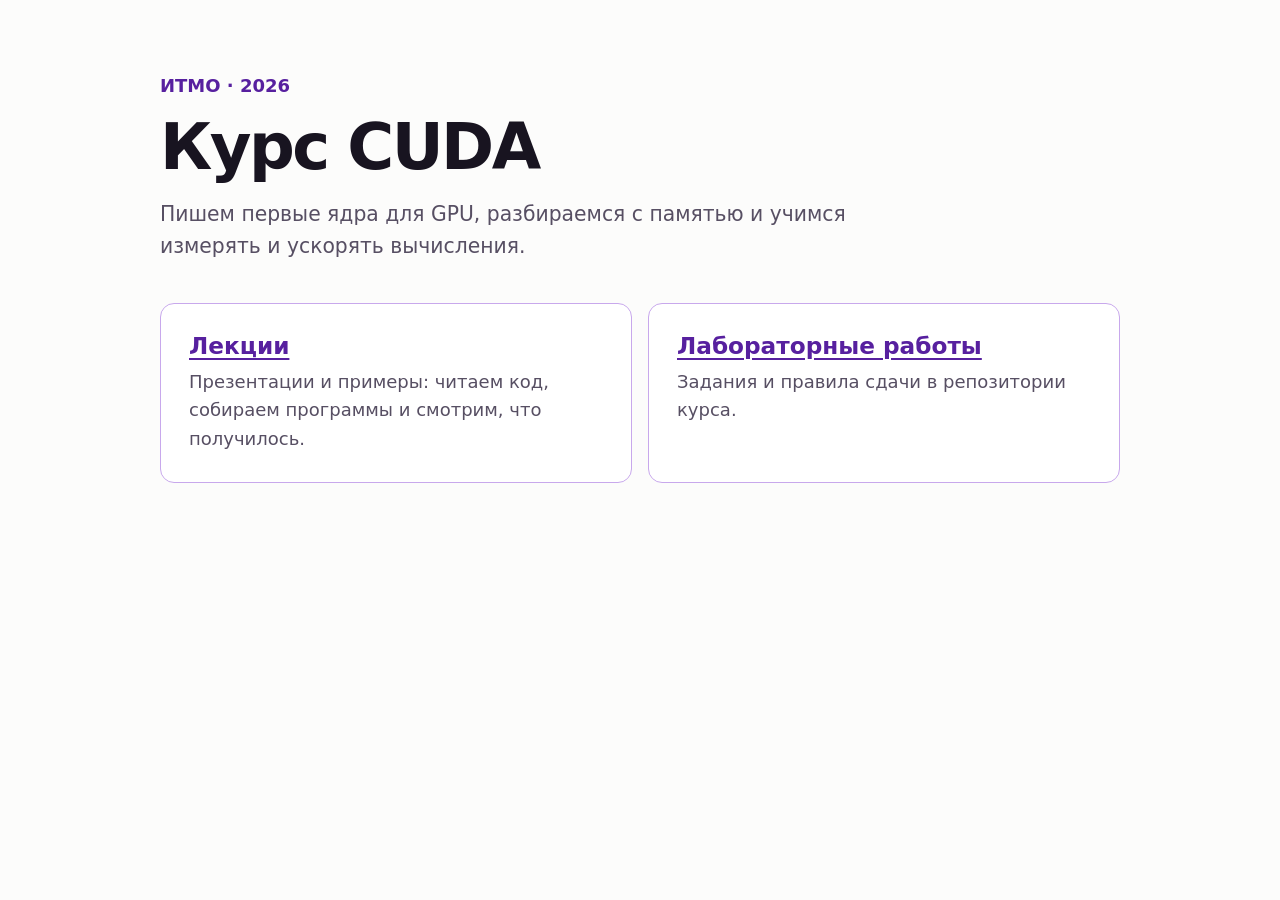
<file: docs/site/index.html>
<!doctype html>
<html lang="ru">
<head>
  <meta charset="utf-8">
  <meta name="viewport" content="width=device-width, initial-scale=1">
  <meta name="description" content="Лекции и лабораторные работы курса CUDA в ИТМО.">
  <title>Курс CUDA · ИТМО</title>
  <link rel="stylesheet" href="assets/site.css">
</head>
<body class="course-page">
<main>
  <header class="course-hero">
    <p class="course-kicker">ИТМО · 2026</p>
    <h1>Курс CUDA</h1>
    <p class="course-lead">Пишем первые ядра для GPU, разбираемся с памятью и учимся измерять и ускорять вычисления.</p>
  </header>
  <div class="course-grid">
    <section class="course-card" aria-labelledby="course-lectures">
      <h2 id="course-lectures"><a href="lectures/index.html">Лекции</a></h2>
      <p>Презентации и примеры: читаем код, собираем программы и смотрим, что получилось.</p>
    </section>
    <section class="course-card" aria-labelledby="course-labs">
      <h2 id="course-labs"><a href="https://github.com/comiam/cuda-cource-2026/tree/master/works">Лабораторные работы</a></h2>
      <p>Задания и правила сдачи в репозитории курса.</p>
    </section>
  </div>
</main>
</body>
</html>
</file>
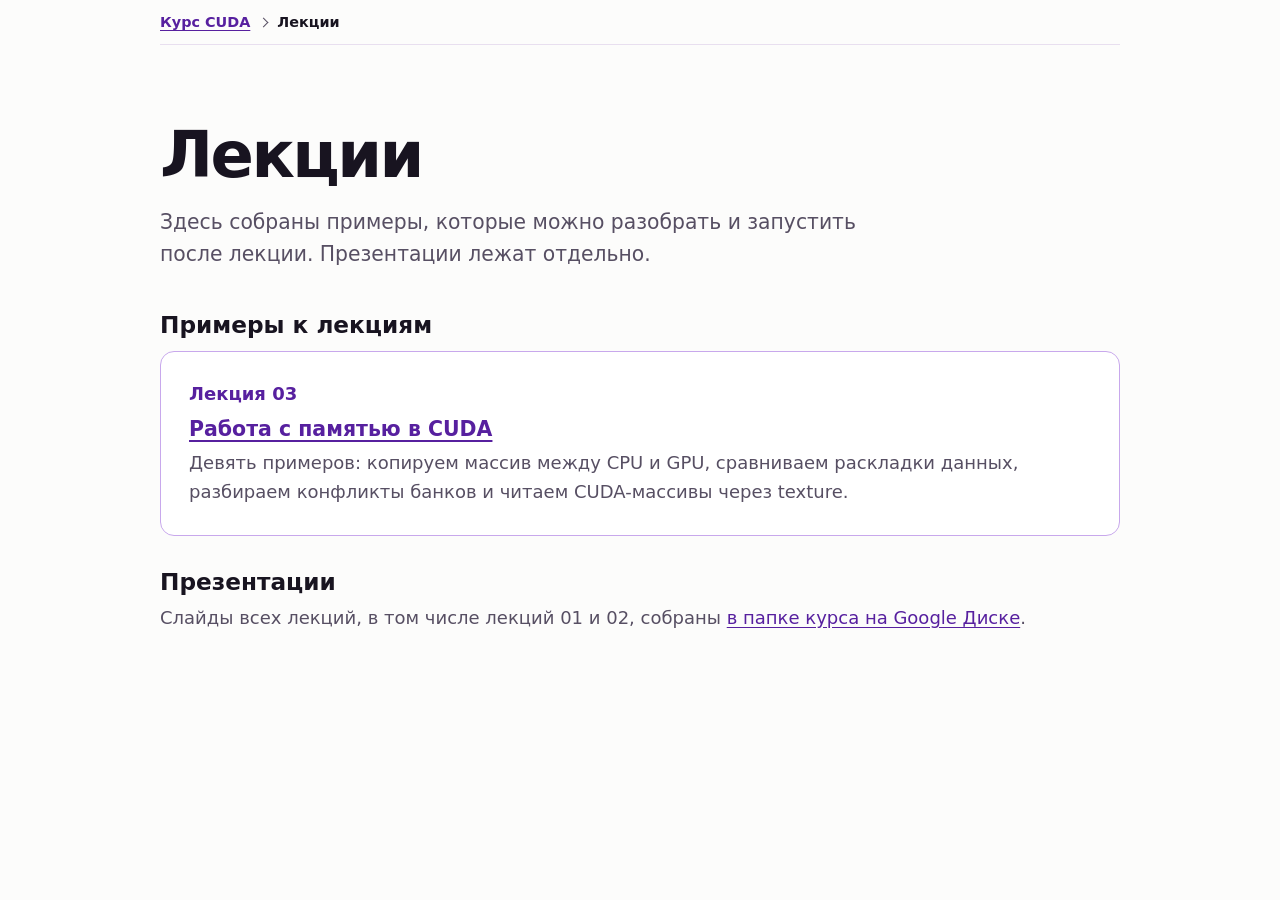
<file: docs/site/lectures/index.html>
<!doctype html>
<html lang="ru">
<head>
  <meta charset="utf-8">
  <meta name="viewport" content="width=device-width, initial-scale=1">
  <meta name="description" content="Презентации и примеры к лекциям курса CUDA.">
  <title>Лекции · Курс CUDA</title>
  <link rel="stylesheet" href="../assets/site.css">
</head>
<body class="course-page">
<main>
  <nav class="course-breadcrumbs" aria-label="Путь по курсу">
    <ol role="list">
      <li><a href="../index.html">Курс CUDA</a></li>
      <li><span aria-current="page">Лекции</span></li>
    </ol>
  </nav>
  <header class="course-hero">
    <h1>Лекции</h1>
    <p class="course-lead">Здесь собраны примеры, которые можно разобрать и запустить после лекции. Презентации лежат отдельно.</p>
  </header>
  <section class="course-section" aria-labelledby="lecture-examples">
    <h2 id="lecture-examples">Примеры к лекциям</h2>
    <ul class="course-list" role="list">
      <li class="course-card">
        <p class="course-kicker">Лекция 03</p>
        <h3><a href="03-memory/index.html">Работа с памятью в CUDA</a></h3>
        <p>Девять примеров: копируем массив между CPU и GPU, сравниваем раскладки данных, разбираем конфликты банков и читаем CUDA-массивы через texture.</p>
      </li>
    </ul>
  </section>
  <section class="course-section" aria-labelledby="lecture-slides">
    <h2 id="lecture-slides">Презентации</h2>
    <p>Слайды всех лекций, в том числе лекций 01 и 02, собраны <a href="https://drive.google.com/drive/folders/1nD6wztlwnD9DzYuP7p8BT7sEf7VrR1WM?usp=drive_link">в папке курса на Google Диске</a>.</p>
  </section>
</main>
</body>
</html>
</file>
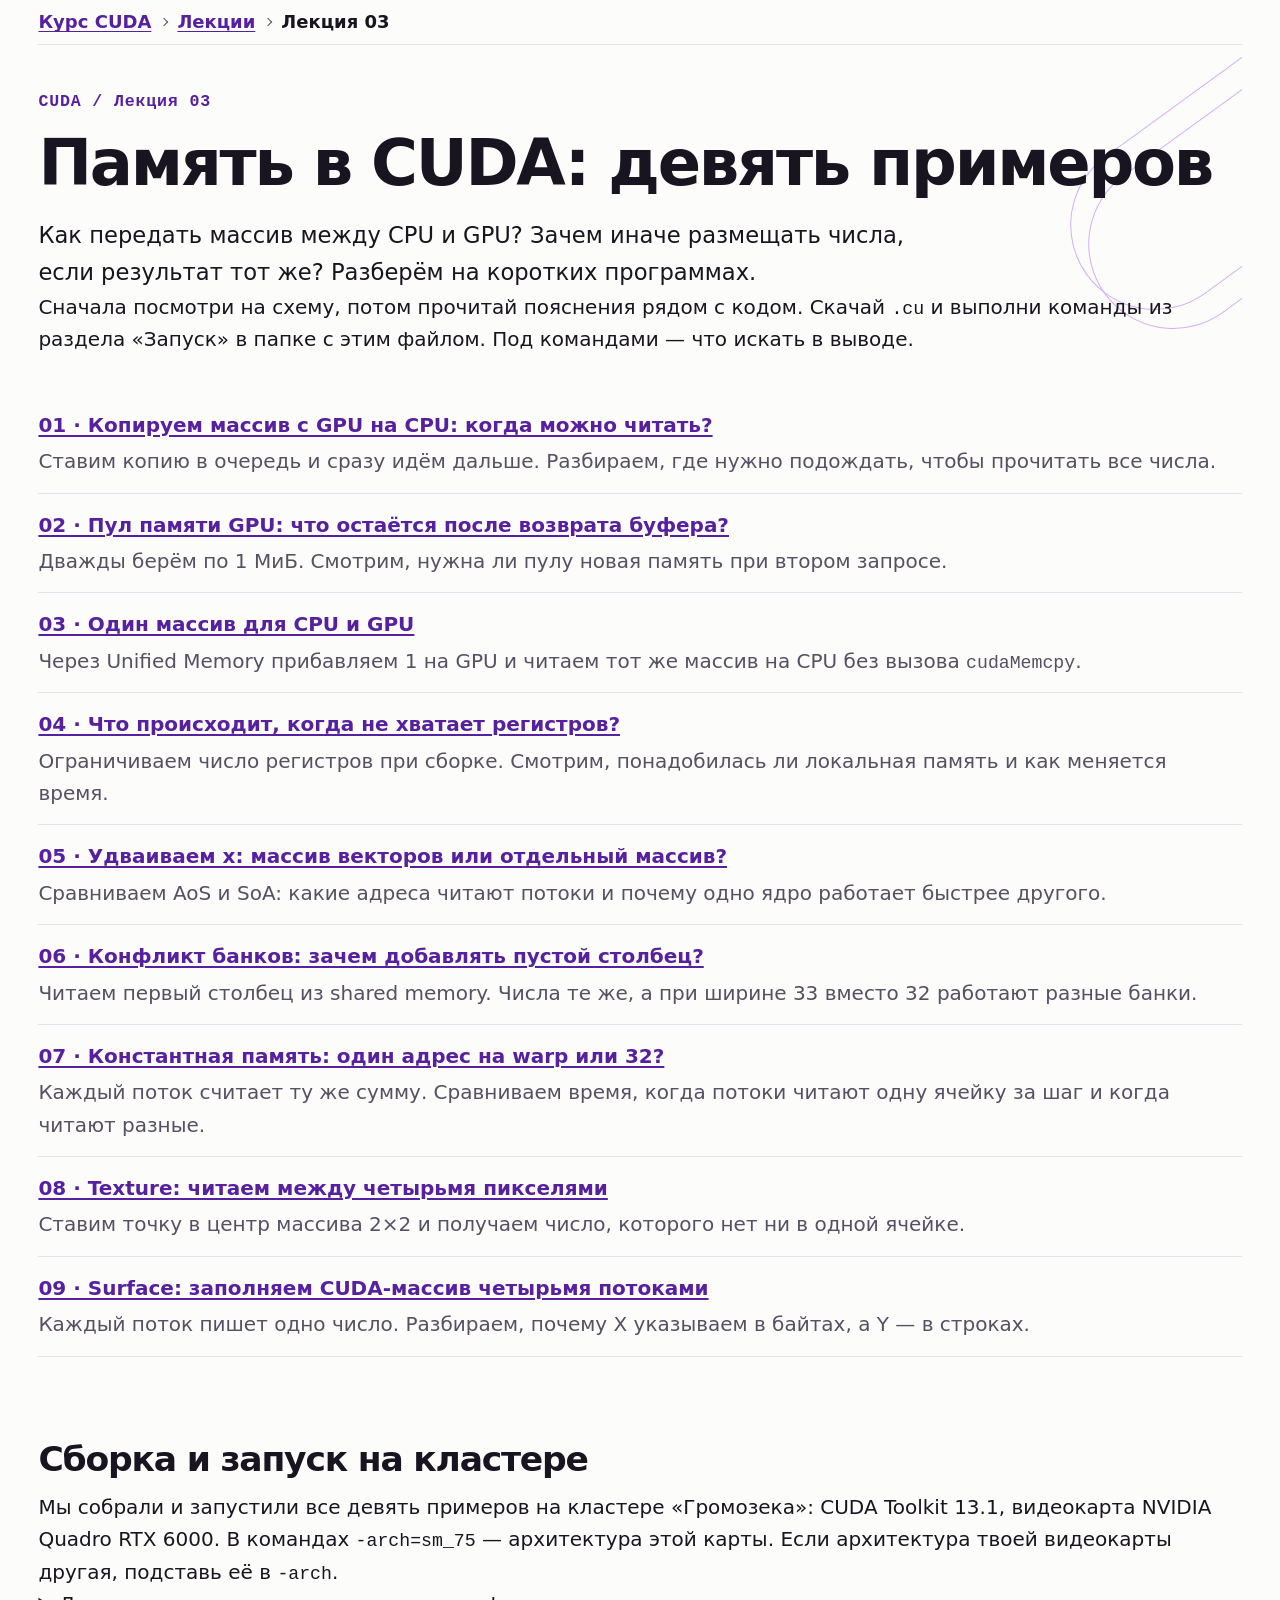
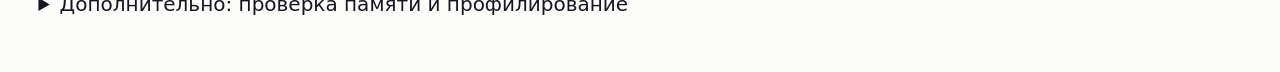
<file: docs/site/lectures/03-memory/index.html>
<!doctype html>
<html lang="ru">
<head>
  <meta charset="utf-8">
  <meta name="viewport" content="width=device-width, initial-scale=1">
  <title>Память в CUDA: девять примеров · Лекция 03</title>
  <link rel="stylesheet" href="lesson.css">
  <link rel="stylesheet" href="lesson-nav.css">
  <link rel="stylesheet" href="../../assets/site.css">
</head>
<body>
<main>
  <nav class="course-breadcrumbs" aria-label="Путь по курсу">
    <ol role="list">
      <li><a href="../../index.html">Курс CUDA</a></li>
      <li><a href="../index.html">Лекции</a></li>
      <li><span aria-current="page">Лекция 03</span></li>
    </ol>
  </nav>
  <header class="hero">
    <p class="kicker">CUDA / Лекция 03</p>
    <h1>Память в CUDA: девять примеров</h1>
    <p class="lead">Как передать массив между CPU и GPU? Зачем иначе размещать числа, если результат тот же? Разберём на коротких программах.</p>
    <p>Сначала посмотри на схему, потом прочитай пояснения рядом с кодом. Скачай <code>.cu</code> и выполни команды из раздела «Запуск» в папке с этим файлом. Под командами — что искать в выводе.</p>
  </header>
  <nav id="lessons" aria-label="Листинги лекции">
    <ol class="lesson-overview">
      <li><a href="01_transfer.html">01 · Копируем массив с GPU на CPU: когда можно читать?</a><p>Ставим копию в очередь и сразу идём дальше. Разбираем, где нужно подождать, чтобы прочитать все числа.</p></li>
      <li><a href="01_transfer.html#pool-title">02 · Пул памяти GPU: что остаётся после возврата буфера?</a><p>Дважды берём по 1 МиБ. Смотрим, нужна ли пулу новая память при втором запросе.</p></li>
      <li><a href="03_managed.html">03 · Один массив для CPU и GPU</a><p>Через Unified Memory прибавляем 1 на GPU и читаем тот же массив на CPU без вызова <code>cudaMemcpy</code>.</p></li>
      <li><a href="04_registers_local.html">04 · Что происходит, когда не хватает регистров?</a><p>Ограничиваем число регистров при сборке. Смотрим, понадобилась ли локальная память и как меняется время.</p></li>
      <li><a href="05_coalescing.html">05 · Удваиваем x: массив векторов или отдельный массив?</a><p>Сравниваем AoS и SoA: какие адреса читают потоки и почему одно ядро работает быстрее другого.</p></li>
      <li><a href="06_bank_conflict.html">06 · Конфликт банков: зачем добавлять пустой столбец?</a><p>Читаем первый столбец из shared memory. Числа те же, а при ширине 33 вместо 32 работают разные банки.</p></li>
      <li><a href="07_constant.html">07 · Константная память: один адрес на warp или 32?</a><p>Каждый поток считает ту же сумму. Сравниваем время, когда потоки читают одну ячейку за шаг и когда читают разные.</p></li>
      <li><a href="08_texture_surface.html">08 · Texture: читаем между четырьмя пикселями</a><p>Ставим точку в центр массива 2×2 и получаем число, которого нет ни в одной ячейке.</p></li>
      <li><a href="08_texture_surface.html#surface">09 · Surface: заполняем CUDA-массив четырьмя потоками</a><p>Каждый поток пишет одно число. Разбираем, почему X указываем в байтах, а Y — в строках.</p></li>
    </ol>
  </nav>
  <section class="run cluster-practice" aria-labelledby="build-environment">
    <h2 id="build-environment">Сборка и запуск на кластере</h2>
    <p>Мы собрали и запустили все девять примеров на кластере «Громозека»: CUDA Toolkit 13.1, видеокарта NVIDIA Quadro RTX 6000. В командах <code>-arch=sm_75</code> — архитектура этой карты. Если архитектура твоей видеокарты другая, подставь её в <code>-arch</code>.</p>
    <details>
      <summary>Дополнительно: проверка памяти и профилирование</summary>
      <p>Эти инструменты разберём в следующих лекциях. Для первого запуска они не нужны.</p>
      <p>Хочешь проверить обращения к памяти? Собери <code>transfer</code> по <a href="01_transfer.html#run-title">команде на странице примера</a> и запусти:</p>
      <pre><code>compute-sanitizer --tool memcheck \
  --error-exitcode 99 ./transfer</code></pre>
      <p>После массива посмотри на строку <code>ERROR SUMMARY</code>: там видно, нашёл ли <code>memcheck</code> ошибки при обращении к памяти.</p>
    </details>
  </section>
</main>
</body>
</html>
</file>
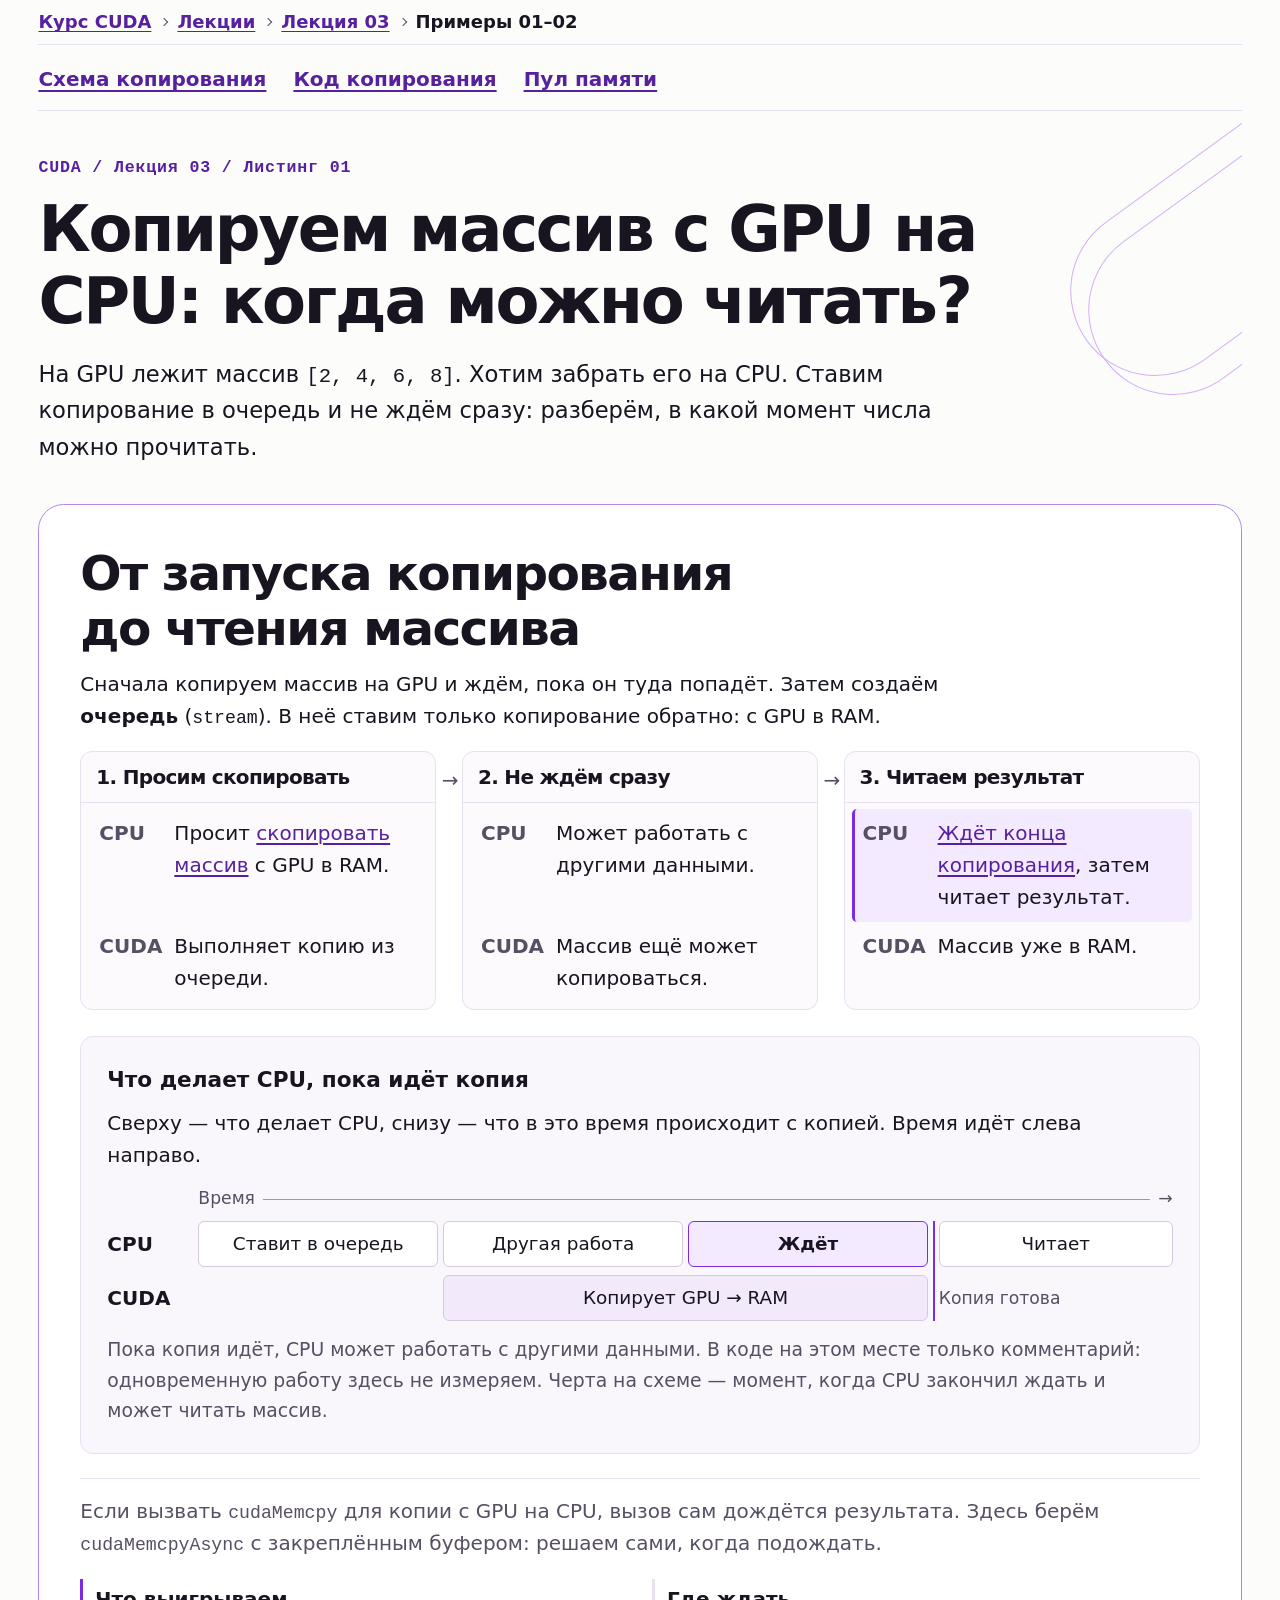
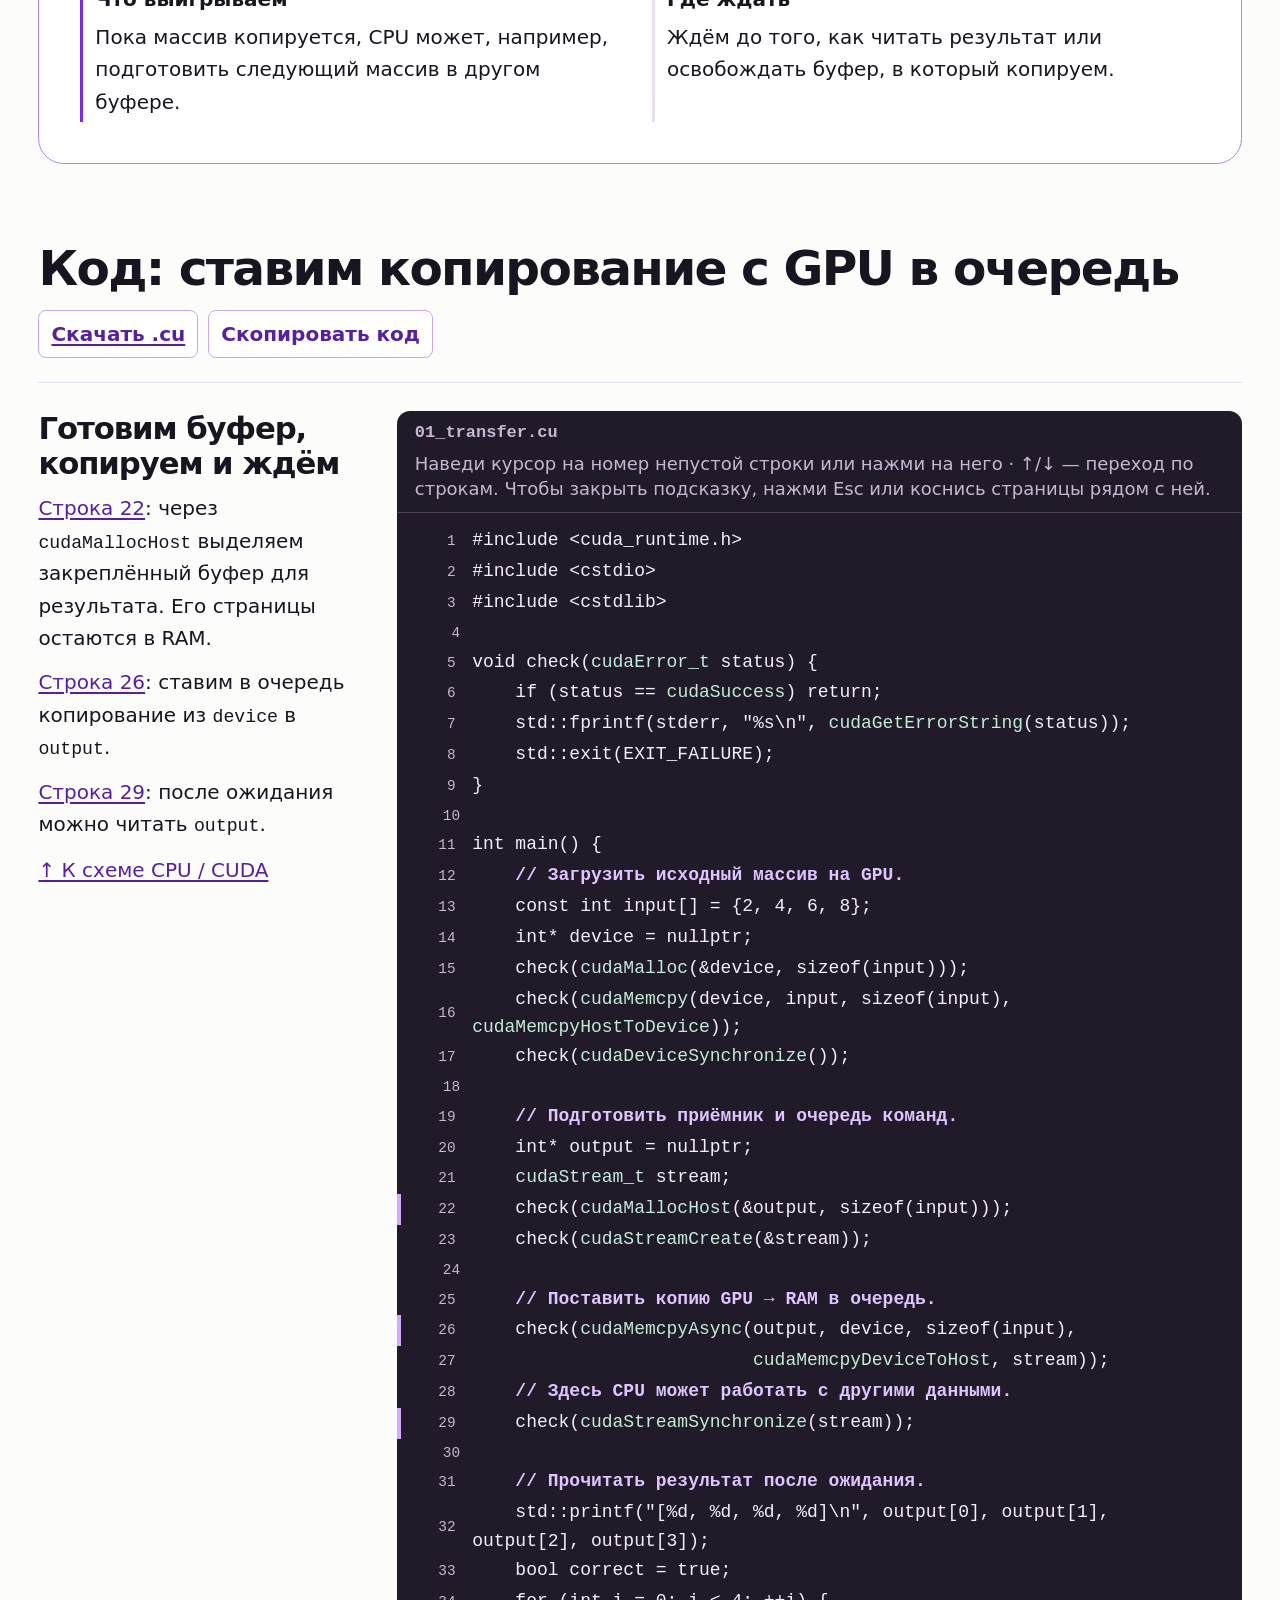
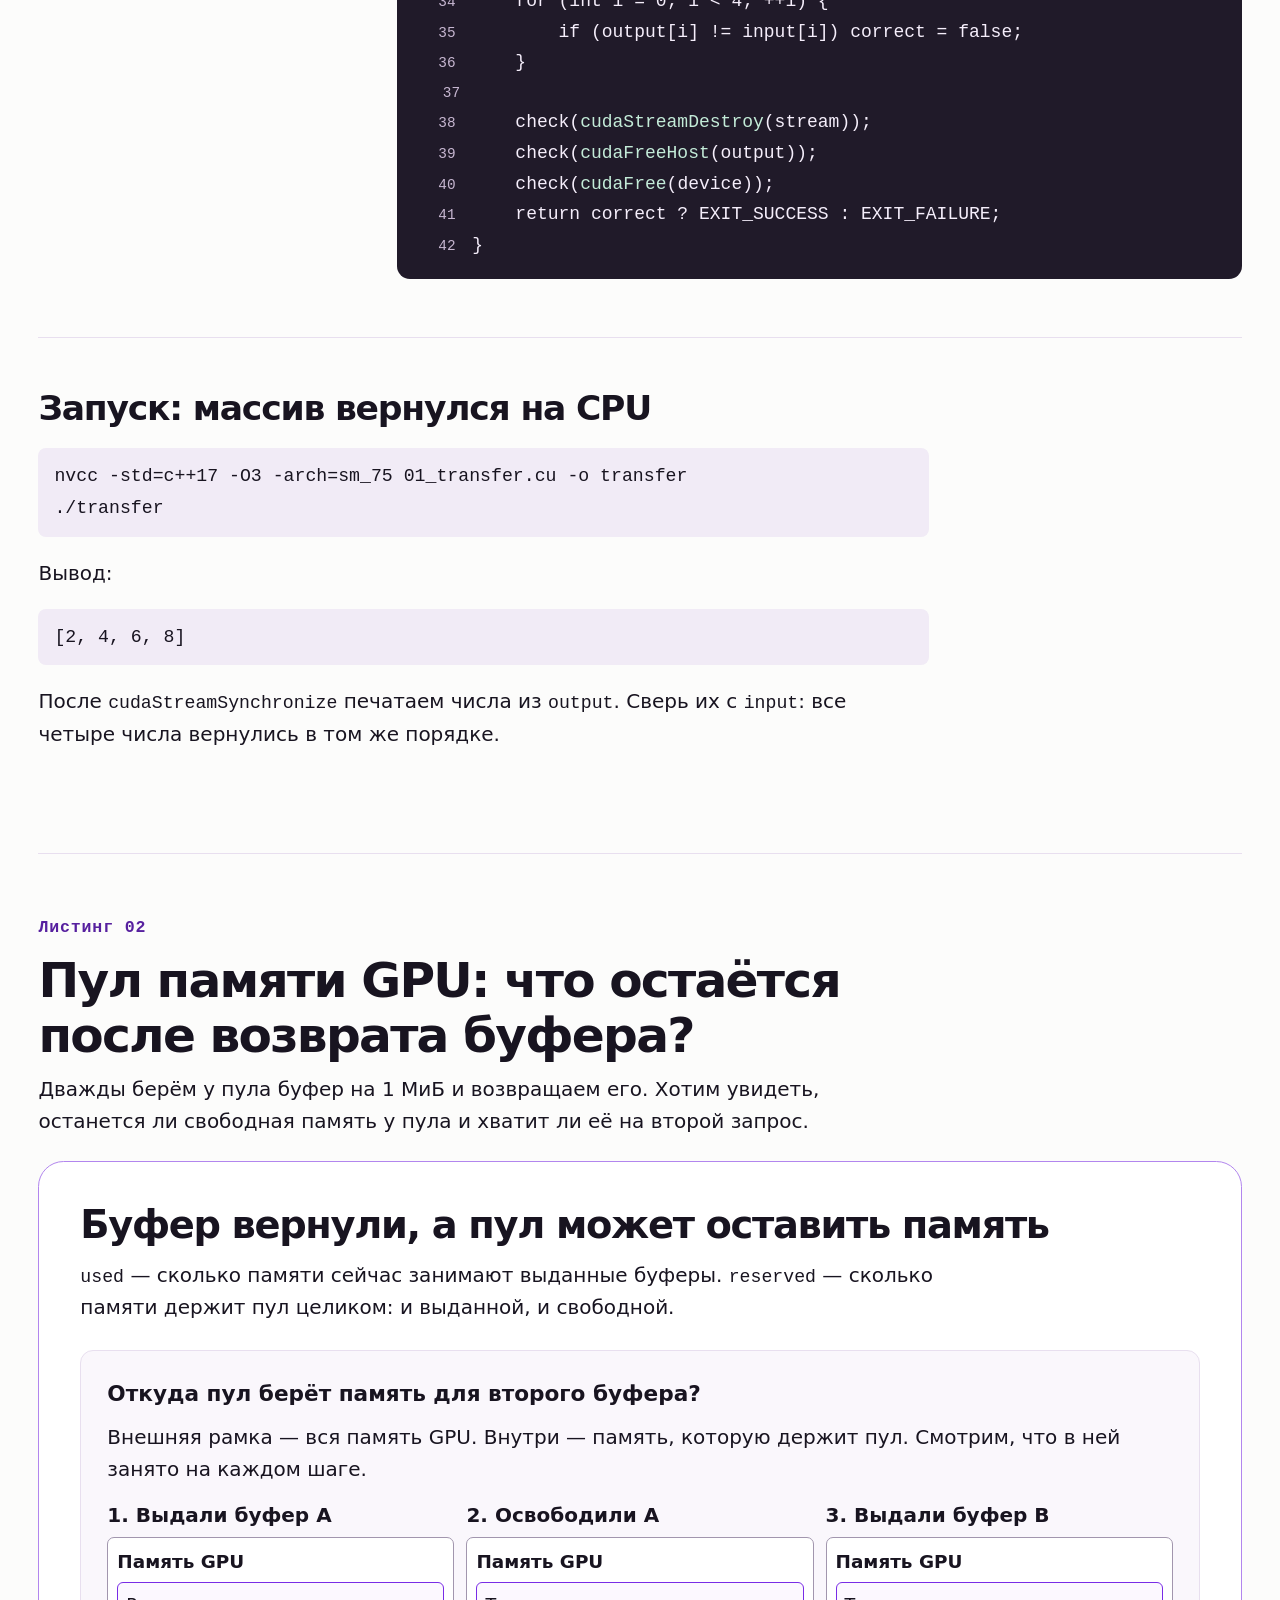
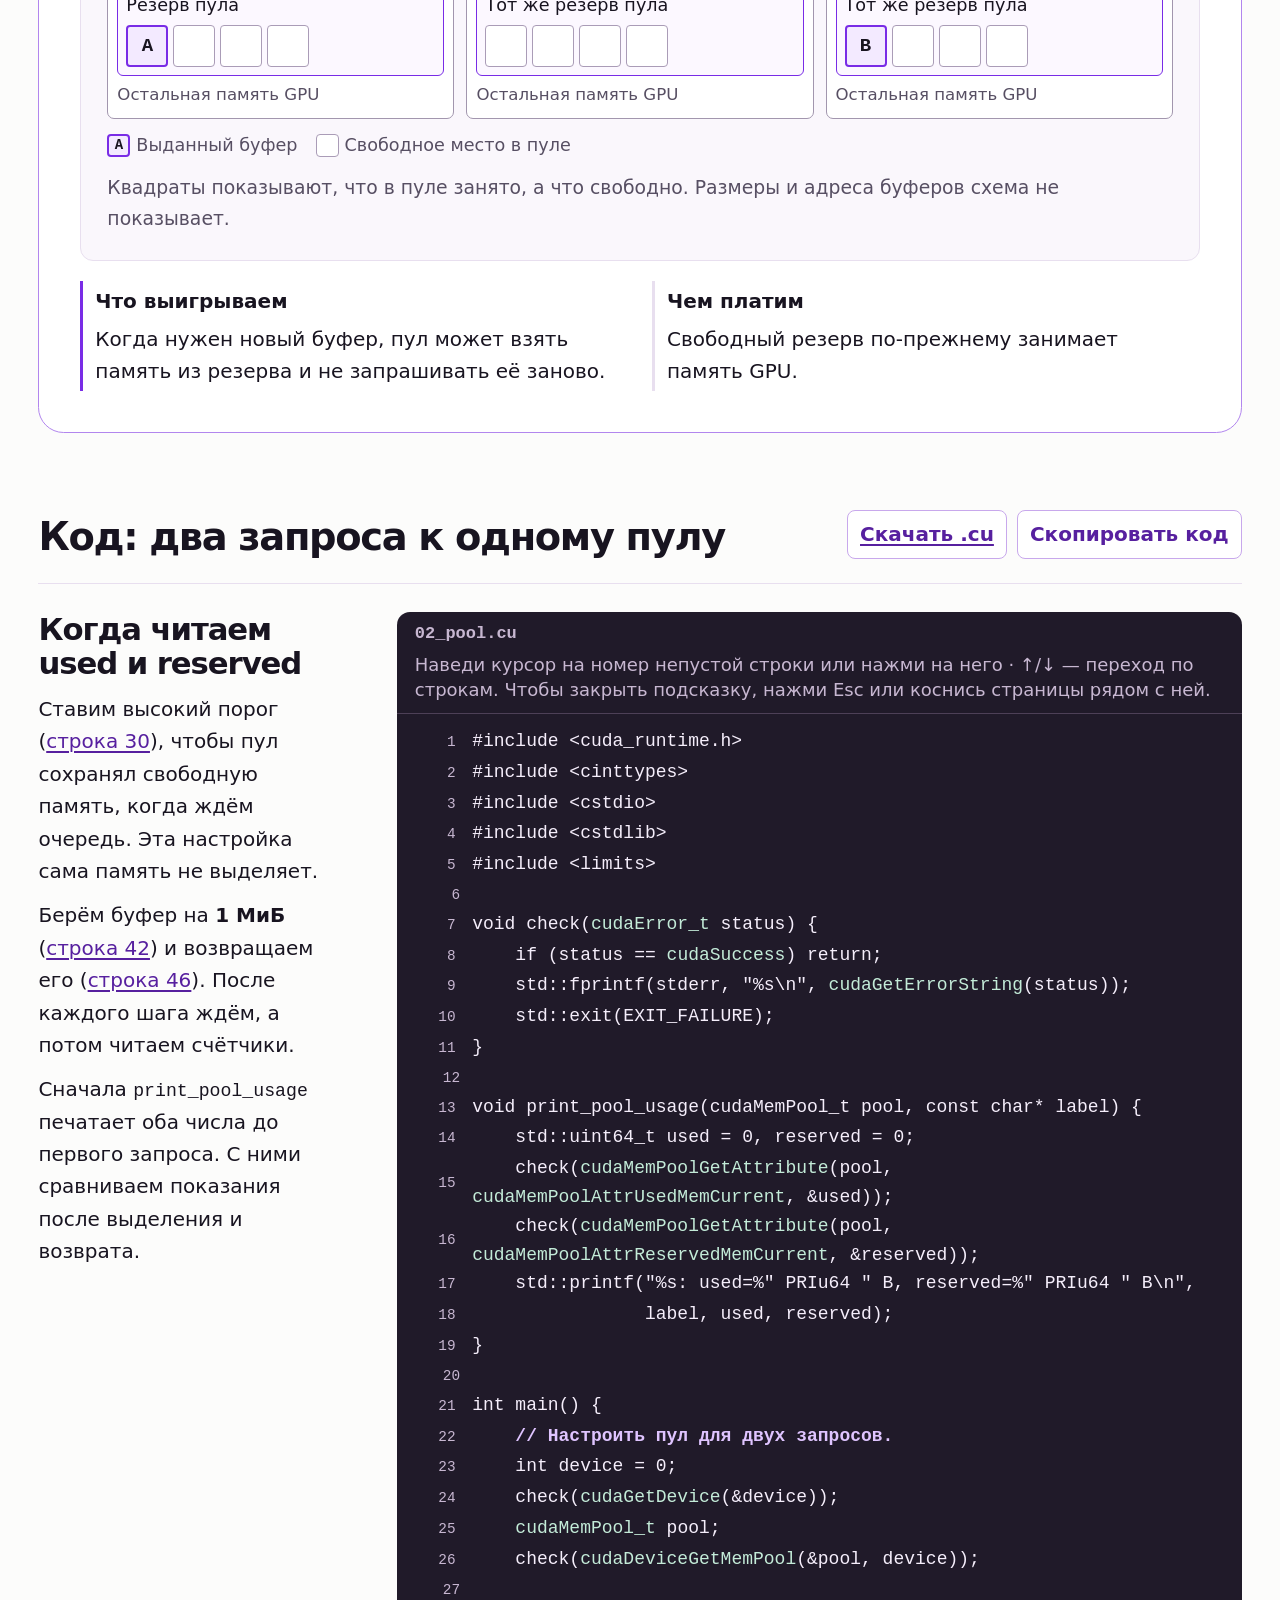
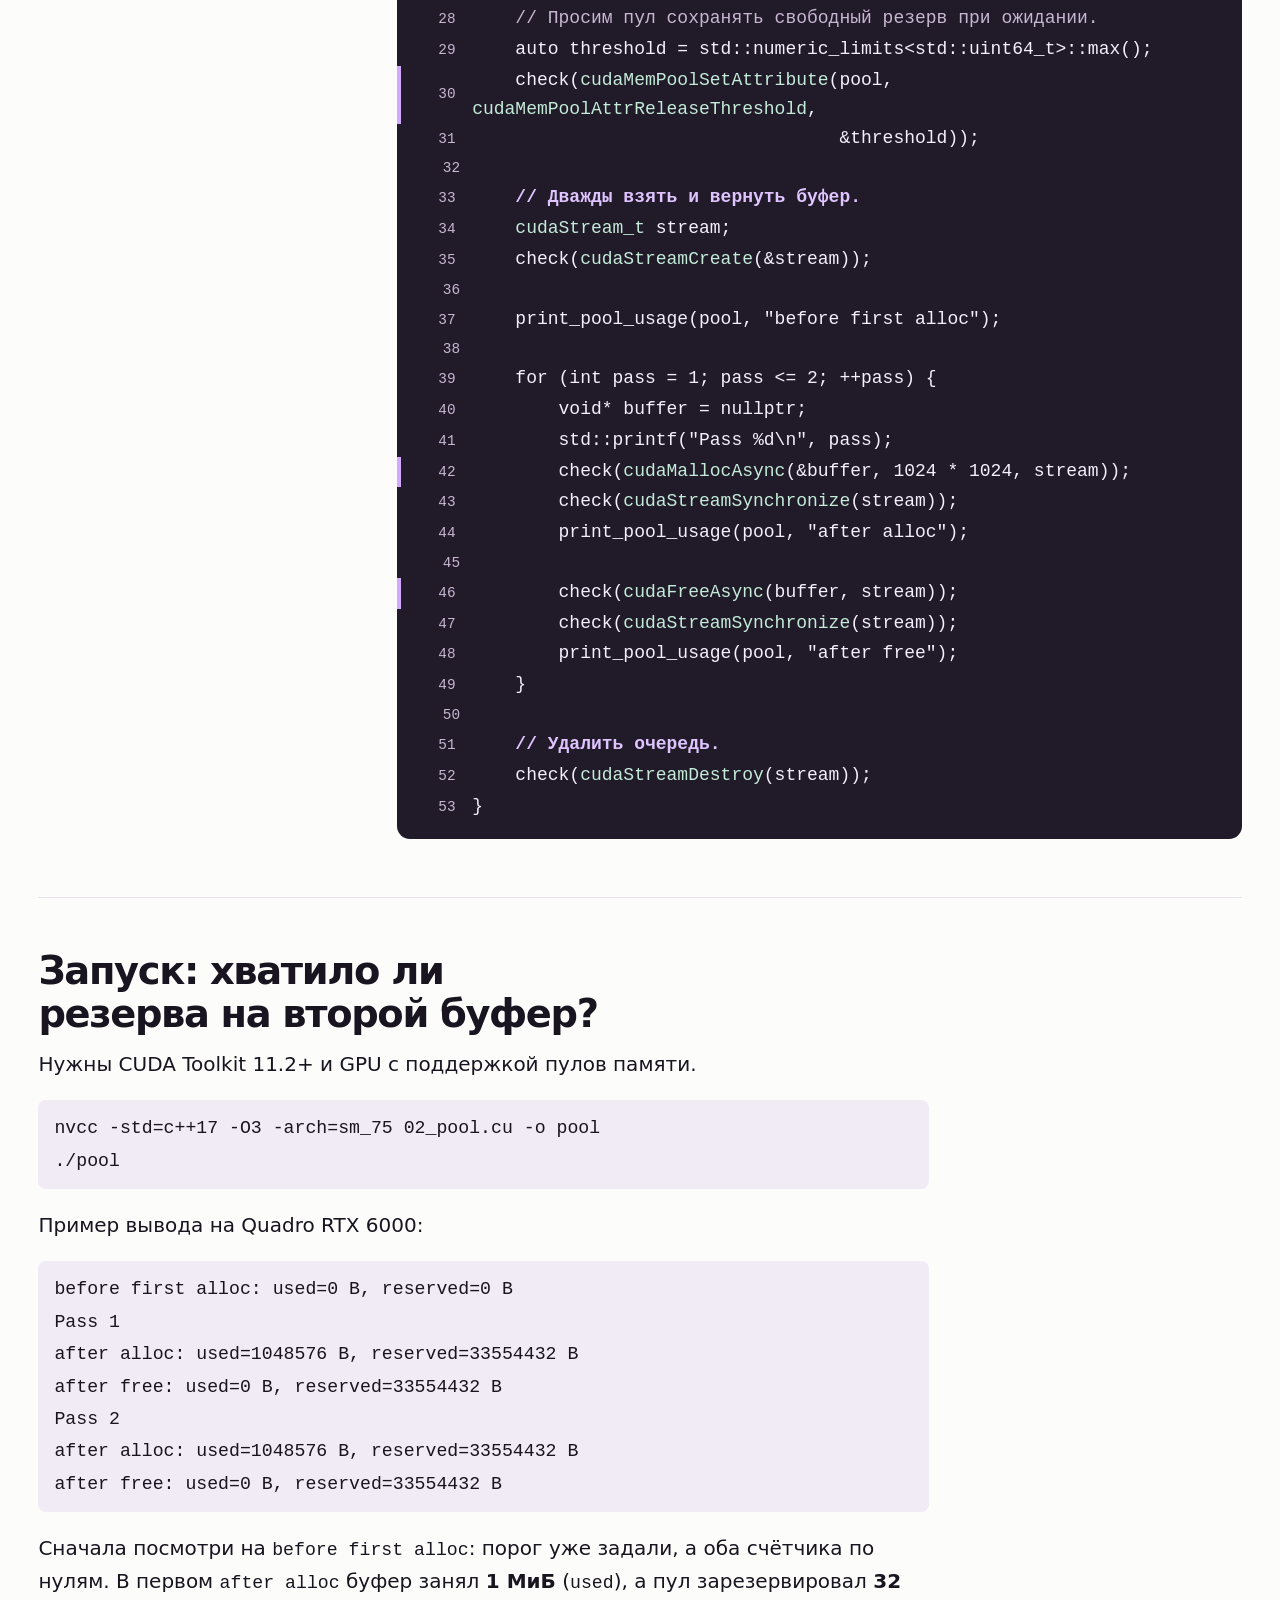
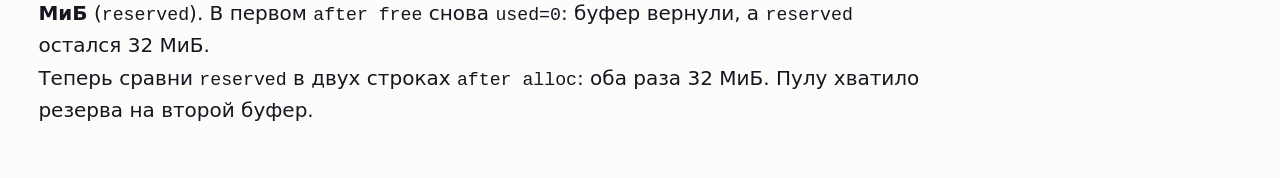
<file: docs/site/lectures/03-memory/01_transfer.html>
<!doctype html>
<html lang="ru">
<head>
  <meta charset="utf-8">
  <meta name="viewport" content="width=device-width, initial-scale=1">
  <title>Копируем массив с GPU на CPU: когда можно читать? · CUDA / Лекция 03</title>
  <style>
    :root {
      color-scheme: light;
      --page: #fcfcfb;
      --paper: #fff;
      --ink: #181420;
      --muted: #574f63;
      --line: #e8dfef;
      --purple: #792ce6;
      --purple-ink: #57209f;
      --purple-wash: #f3eaff;
      --code-bg: #201a29;
      --code-ink: #f5eefb;
      --code-muted: #c7b7d1;
      --mono: ui-monospace, 'Cascadia Code', Consolas, monospace;
      font: clamp(18px, 1.15vw + 6px, 20px)/1.62 system-ui, sans-serif;
    }
    *, *::before, *::after { box-sizing: border-box; }
    body { margin: 0; background: var(--page); color: var(--ink); }
    main { width: min(1480px, calc(100% - clamp(28px, 6vw, 96px))); margin: auto; }
    a { color: var(--purple-ink); text-underline-offset: .16em; }
    a:hover { text-decoration-thickness: .12em; }
    button { font: inherit; cursor: pointer; }
    :focus-visible { outline: 3px solid var(--purple); outline-offset: 4px; }
    :target { scroll-margin-top: 24px; }
    code { font: max(18px, .91em)/1.4 var(--mono); overflow-wrap: anywhere; }
    h1, h2, h3 { margin: 0; line-height: 1.13; letter-spacing: -.035em; text-wrap: balance; }
    p { margin: 0; }
    .kicker { margin-bottom: 14px; color: var(--purple-ink); font: 750 .83rem/1.4 var(--mono); letter-spacing: .05em; }
    .hero { position: relative; isolation: isolate; padding: clamp(28px, 3.5vw, 50px) 0 clamp(28px, 3vw, 42px); overflow: hidden; }
    .hero::before, .hero::after {
      position: absolute; z-index: -1; pointer-events: none; content: '';
      width: 340px; height: 170px; border: 1px solid #d4aefa; border-radius: 120px;
      right: -152px; top: 45px; transform: rotate(-36deg);
    }
    .hero::after { right: -170px; top: 64px; }
    h1 { max-width: 34ch; font-size: clamp(2.3rem, 5vw, 3.85rem); }
    .lead { margin-top: 18px; max-width: 64ch; font-size: clamp(1rem, 1.3vw + 6px, 1.22rem); }
    .flow { padding: clamp(16px, 3.2vw, 46px); border: 1px solid #b286ee; border-radius: clamp(14px, 2vw, 26px); background: var(--paper); }
    .flow > h2, .listing-header h2 { font-size: clamp(1.8rem, 3.8vw, 2.9rem); }
    .flow-intro { max-width: 72ch; margin-top: 12px; }
    .timeline { display: grid; grid-template-columns: repeat(3, minmax(0, 1fr)); column-gap: clamp(14px, 2vw, 28px); list-style: none; padding: 0; margin: 18px 0 0; }
    .timeline > li { position: relative; display: grid; grid-row: span 3; grid-template-rows: subgrid; min-width: 0; border: 1px solid var(--line); border-radius: 12px; background: #fcfafc; }
    .timeline > li + li::before { position: absolute; left: calc(-1 * clamp(14px, 2vw, 28px)); top: 18px; width: clamp(14px, 2vw, 28px); text-align: center; line-height: 1; content: '→' / ''; color: var(--muted); }
    .timeline h3, .timeline h4 { margin: 0; padding: 12px 15px; border-bottom: 1px solid var(--line); font-size: 1rem; line-height: 1.3; }
    .timeline dl { display: grid; grid-row: span 2; grid-template-rows: subgrid; margin: 0; padding: 6px 7px; }
    .lane { display: grid; grid-template-columns: 3.25em minmax(0, 1fr); align-items: baseline; align-content: start; gap: 6px 10px; padding: 8px; border-left: 3px solid transparent; }
    .lane dt { color: var(--muted); font-weight: 750; }
    .lane dd { margin: 0; overflow-wrap: anywhere; }
    .lane dd strong { color: var(--purple-ink); }
    .lane.wait { border-left-color: var(--purple); border-radius: 5px; background: var(--purple-wash); }
    .lane a { color: var(--purple-ink); }
    .flow-note { margin-top: 24px; padding-top: 16px; border-top: 1px solid var(--line); color: var(--muted); }
    .listing { margin-top: clamp(44px, 6vw, 88px); }
    .listing-header { display: flex; justify-content: space-between; gap: 14px 28px; flex-wrap: wrap; align-items: end; padding-bottom: 24px; border-bottom: 1px solid var(--line); }
    .actions { display: flex; align-items: center; gap: 10px; flex-wrap: wrap; }
    .actions a, .actions button { padding: 7px 12px; min-height: 44px; border: 1px solid #c8a8ec; border-radius: 8px; color: var(--purple-ink); background: var(--paper); font-weight: 700; }
    .actions a:hover, .actions button:hover { background: var(--purple-wash); }
    .listing-grid { display: grid; grid-template-columns: minmax(0, 1fr) minmax(0, 2.75fr); gap: clamp(26px, 4vw, 64px); align-items: start; padding: 28px 0 clamp(30px, 4.5vw, 65px); border-bottom: 1px solid var(--line); }
    .reading { position: sticky; top: 24px; max-width: 36ch; overflow-wrap: anywhere; }
    .reading h3 { margin-bottom: 12px; font-size: clamp(1.35rem, 2.4vw, 1.85rem); }
    .reading p + p { margin-top: 12px; }
    .reading .back { display: inline-block; margin-top: 14px; }
    .code-frame { min-width: 0; margin: 0; color: var(--code-ink); background: var(--code-bg); border-radius: 13px; }
    .code-frame figcaption { padding: 11px 18px; border-bottom: 1px solid #4d4057; color: var(--code-muted); font: 700 .85rem/1.35 var(--mono); }
    .code-frame pre { margin: 0; padding: 13px 0 17px; white-space: pre-wrap; }
    .code-frame code { display: block; font: 400 18px/1.6 var(--mono); white-space: normal; tab-size: 4; }
    .source-line { display: grid; grid-template-columns: 3.55ch minmax(0, 1fr); column-gap: 12px; padding: 0 clamp(8px, 2vw, 21px); border-left: 4px solid transparent; scroll-margin-top: 30vh; }
    .source-line.key { border-color: #d3aaff; }
    .source-line:target { background: #483260; border-color: #e4c4ff; }
    .line-no { text-align: right; user-select: none; color: var(--code-muted); font-size: .8em; line-height: 2; }
    .src { white-space: pre-wrap; overflow-wrap: anywhere; user-select: text; }
    .comment { color: var(--code-muted); }
    .code-section .comment { color: #dfc4ff; font-weight: 650; }
    .call { color: #c3ebd8; }
    .run { max-width: 70ch; padding: clamp(28px, 4vw, 52px) 0; }
    .run h2 { font-size: clamp(1.55rem, 2.7vw, 2.2rem); margin-bottom: 12px; }
    .run pre { padding: 12px 16px; background: #f1ebf6; border-radius: 8px; white-space: pre-wrap; overflow-wrap: anywhere; }
    .sr-only { position: absolute; width: 1px; height: 1px; overflow: hidden; white-space: nowrap; clip-path: inset(50%); }
    .pool { margin-top: clamp(22px, 4vw, 56px); padding-top: clamp(28px, 5vw, 62px); border-top: 1px solid var(--line); }
    .pool-header { margin-bottom: 24px; }
    .pool-header h2 { font-size: clamp(1.8rem, 3.8vw, 2.9rem); }
    .pool-header p:last-child { max-width: 64ch; margin-top: 10px; }
    .pool .flow > h3, .pool .listing-header h3, .pool .run h3 { font-size: clamp(1.4rem, 3vw, 2.1rem); }
    .pool .run h3 { margin-bottom: 12px; }
    .pool .lane dt { font-size: .86rem; }

    .tradeoff { display: grid; grid-template-columns: repeat(2, minmax(0, 1fr)); gap: 12px 24px; margin: 20px 0 0; }
    .tradeoff > div { min-width: 0; border-left: 3px solid var(--purple); padding: 4px 0 4px 12px; }
    .tradeoff > div + div { border-left-color: var(--line); }
    .tradeoff dt { font-weight: 760; }
    .tradeoff dd { margin: 5px 0 0; }
    .hint-how { margin-top: 6px; font: 400 .9rem/1.4 system-ui, sans-serif; }
    .hint-how:not([hidden]) { display: block; }
    button.line-no { width: 100%; min-height: 28px; padding: 0 .18rem; border: 1px solid transparent; border-radius: 4px; background: transparent; text-align: right; font-family: inherit; }
    button.line-no:hover, button.line-no:focus-visible, button.line-no[aria-pressed="true"] { color: var(--code-ink); background: #4b355d; border-color: #9172ac; }
    button.line-no:focus-visible { outline-color: #e2bfff; outline-offset: 1px; }
    .source-line.hint-active { background: #392a47; border-color: #d3aaff; }
    .line-tip { position: fixed; z-index: 10; width: min(390px, calc(100vw - 20px)); max-height: calc(100dvh - 20px); overflow: auto; padding: 10px 13px; border: 1px solid #ac85d8; border-radius: 8px; background: var(--paper); color: var(--ink); box-shadow: 0 8px 28px #201a2930; font-size: .95rem; line-height: 1.45; overflow-wrap: anywhere; }
    .line-tip strong { color: var(--purple-ink); }
    .line-tip dl { display: grid; grid-template-columns: max-content minmax(0, 1fr); gap: 6px 10px; margin: 7px 0 0; }
    .line-tip dt { font-weight: 750; color: var(--purple-ink); }
    .line-tip dd { margin: 0; }
    .flow-figure { margin: 26px 0 0; padding: clamp(14px, 2.1vw, 26px); border: 1px solid var(--line); border-radius: 13px; background: #faf7fc; }
    .flow-figure figcaption { margin-bottom: 14px; font-size: 1.08rem; font-weight: 750; }
    .figure-intro { margin: -5px 0 14px; }
    .figure-note { margin-top: 14px; color: var(--muted); font-size: .94rem; }
    .stream-visual {
      display: grid;
      grid-template-columns: [lane] 4.3em [start] minmax(0, 1fr) [submitted] minmax(0, 1fr) [waiting] minmax(0, 1fr) [ready] minmax(0, 1fr) [end];
      gap: 8px 5px;
    }
    .time-axis { grid-area: 1 / start / 2 / end; display: flex; align-items: center; gap: 8px; color: var(--muted); font-size: .86rem; }
    .time-line { flex: 1; border-top: 1px solid #a296ae; }
    .lane-label { grid-column: lane; font-weight: 760; align-self: center; }
    .cpu-label { grid-row: 2; }
    .cuda-label { grid-row: 3; }
    .stream-bar { display: grid; place-items: center; min-width: 0; min-height: 46px; padding: 6px; border: 1px solid #d6c8df; border-radius: 6px; background: var(--paper); text-align: center; font-size: .92rem; line-height: 1.23; overflow-wrap: anywhere; }
    .cpu-submit { grid-area: 2 / start / 3 / submitted; }
    .cpu-work { grid-area: 2 / submitted / 3 / waiting; }
    .cpu-wait { grid-area: 2 / waiting / 3 / ready; border-color: var(--purple); background: var(--purple-wash); font-weight: 750; }
    .cpu-read { grid-area: 2 / ready / 3 / end; margin-left: 6px; }
        .cuda-back { grid-area: 3 / submitted / 4 / ready; background: #f2eafa; }
    .copy-done { grid-area: 3 / ready / 4 / end; margin-left: 6px; align-self: center; color: var(--muted); font-size: .86rem; line-height: 1.25; }
    .sync-mark { grid-area: 2 / ready / 4 / end; width: 0; border-left: 2px solid var(--purple); }
    .pool-states { display: grid; grid-template-columns: repeat(3, minmax(0, 1fr)); gap: 12px; margin: 0; padding: 0; list-style: none; }
    .pool-state { min-width: 0; }
    .state-name { display: block; margin-bottom: 5px; font-weight: 750; }
    .gpu-frame { padding: 9px; border: 1px solid #a296ae; border-radius: 7px; background: var(--paper); }
    .gpu-frame > strong { display: block; margin-bottom: 5px; font-size: .92rem; }
    .pool-frame { padding: 8px; border: 1px solid var(--purple); border-radius: 6px; background: #fcf8ff; }
    .pool-frame > span { display: block; margin-bottom: 6px; font-size: .88rem; }
    .pool-cells { display: grid; grid-template-columns: repeat(4, minmax(0, 42px)); gap: 5px; }
    .pool-cell { display: grid; place-items: center; aspect-ratio: 1; border: 1px solid #aa9cb7; border-radius: 4px; background: var(--paper); color: var(--ink); font: 750 .95rem/1 var(--mono); }
    .pool-cell.issued { border: 2px solid var(--purple); background: var(--purple-wash); }
    .gpu-outside { margin-top: 6px; color: var(--muted); font-size: .83rem; }
    .pool-key { margin-top: 12px; display: flex; flex-wrap: wrap; gap: 6px 18px; color: var(--muted); font-size: .88rem; }
    .pool-key > span { display: inline-flex; align-items: center; gap: 6px; }
    .pool-key .pool-cell { width: 23px; font-size: .7rem; }
    @media (max-width: 730px) {
      .stream-visual { grid-template-columns: [start] minmax(0, 1fr) [submitted] minmax(0, 1fr) [waiting] minmax(0, 1fr) [ready] minmax(0, 1fr) [end]; }
      .lane-label { grid-column: start / end; }
      .cpu-submit, .cpu-work, .cpu-wait, .cpu-read { grid-row: 3; }
      .cuda-label { grid-row: 4; }
      .cuda-back, .copy-done { grid-row: 5; }
      .sync-mark { grid-row: 3 / 6; }
      .stream-bar { padding-inline: 2px; font-size: .82rem; }
      .cpu-read, .copy-done { margin-left: 3px; }
      .copy-done { font-size: .8rem; }
      .pool-states { grid-template-columns: repeat(auto-fit, minmax(min(100%, 180px), 1fr)); }
    }
    @media (max-width: 1050px) {
      .listing-grid { grid-template-columns: minmax(0, 1fr); }
      .reading { position: static; max-width: 68ch; }
      .lane { grid-template-columns: minmax(0, 1fr); gap: 3px; }
    }
    @media (max-width: 730px) {
      .tradeoff { grid-template-columns: minmax(0, 1fr); }
      .hero::before, .hero::after { opacity: .45; }
      .timeline { grid-template-columns: minmax(0, 1fr); row-gap: 15px; }
      .timeline > li { grid-row: auto; grid-template-rows: auto auto; }
      .timeline dl { grid-row: auto; grid-template-rows: auto auto; }
      .timeline > li + li::before { content: '↓' / ''; inset: -15px auto auto 20px; }
      .lane { grid-template-columns: 3.1em minmax(0, 1fr); }
      .source-line { grid-template-columns: 2.75ch minmax(0, 1fr); column-gap: 7px; }
    }
  </style>
  <link rel="stylesheet" href="lesson-nav.css">
  <link rel="stylesheet" href="../../assets/site.css">
</head>
<body>
<main>
  <nav class="course-breadcrumbs" aria-label="Путь по курсу">
    <ol role="list">
      <li><a href="../../index.html">Курс CUDA</a></li>
      <li><a href="../index.html">Лекции</a></li>
      <li><a href="index.html">Лекция 03</a></li>
      <li><span aria-current="page">Примеры 01–02</span></li>
    </ol>
  </nav>
  <nav class="lesson-topnav" aria-label="Разделы примера">
    <a href="#flow">Схема копирования</a>
    <a href="#listing">Код копирования</a>
    <a href="#pool-title">Пул памяти</a>
  </nav>
  <header class="hero">
    <p class="kicker">CUDA / Лекция 03 / Листинг 01</p>
    <h1>Копируем массив с GPU на CPU: когда можно читать?</h1>
    <p class="lead">На GPU лежит массив <code>[2, 4, 6, 8]</code>. Хотим забрать его на CPU. Ставим копирование в очередь и не ждём сразу: разберём, в какой момент числа можно прочитать.</p>
  </header>

  <section class="flow" id="flow" aria-labelledby="flow-title">
    <h2 id="flow-title">От запуска копирования до чтения массива</h2>
    <p class="flow-intro">Сначала копируем массив на GPU и ждём, пока он туда попадёт. Затем создаём <strong>очередь</strong> (<code>stream</code>). В неё ставим только копирование обратно: с GPU в RAM.</p>
    <ol class="timeline">
      <li><h3>1. Просим скопировать</h3><dl><div class="lane"><dt>CPU</dt><dd>Просит <a href="#async-copy">скопировать массив</a> с GPU в RAM.</dd></div><div class="lane"><dt>CUDA</dt><dd>Выполняет копию из очереди.</dd></div></dl></li>
      <li><h3>2. Не ждём сразу</h3><dl><div class="lane"><dt>CPU</dt><dd>Может работать с другими данными.</dd></div><div class="lane"><dt>CUDA</dt><dd>Массив ещё может копироваться.</dd></div></dl></li>
      <li><h3>3. Читаем результат</h3><dl><div class="lane wait"><dt>CPU</dt><dd><a href="#wait-copy">Ждёт конца копирования</a>, затем читает результат.</dd></div><div class="lane"><dt>CUDA</dt><dd>Массив уже в RAM.</dd></div></dl></li>
    </ol>
    <figure class="flow-figure" aria-labelledby="stream-figure-title">
      <figcaption id="stream-figure-title">Что делает CPU, пока идёт копия</figcaption>
      <p class="figure-intro">Сверху — что делает CPU, снизу — что в это время происходит с копией. Время идёт слева направо.</p>
      <div class="stream-visual">
        <div class="time-axis" aria-hidden="true">Время <span class="time-line"></span>→</div>
        <strong class="lane-label cpu-label">CPU</strong>
        <div class="stream-bar cpu-submit">Ставит в очередь</div>
        <div class="stream-bar cpu-work">Другая работа</div>
        <div class="stream-bar cpu-wait">Ждёт</div>
        <div class="stream-bar cpu-read">Читает</div>
        <strong class="lane-label cuda-label">CUDA</strong>
        <div class="stream-bar cuda-back">Копирует GPU → RAM</div>
        <div class="copy-done">Копия готова</div>
        <span class="sync-mark" aria-hidden="true"></span>
      </div>
      <p class="figure-note">Пока копия идёт, CPU может работать с другими данными. В коде на этом месте только комментарий: одновременную работу здесь не измеряем. Черта на схеме — момент, когда CPU закончил ждать и может читать массив.</p>
    </figure>
    <p class="flow-note">Если вызвать <code>cudaMemcpy</code> для копии с GPU на CPU, вызов сам дождётся результата. Здесь берём <code>cudaMemcpyAsync</code> с закреплённым буфером: решаем сами, когда подождать.</p>
    <dl class="tradeoff">
      <div><dt>Что выигрываем</dt><dd>Пока массив копируется, CPU может, например, подготовить следующий массив в другом буфере.</dd></div>
      <div><dt>Где ждать</dt><dd>Ждём до того, как читать результат или освобождать буфер, в который копируем.</dd></div>
    </dl>
  </section>

  <section class="listing" id="listing" aria-labelledby="listing-title">
    <header class="listing-header">
      <h2 id="listing-title">Код: ставим копирование с GPU в очередь</h2>
      <div class="actions"><a href="01_transfer.cu" download>Скачать .cu</a><button data-copy="transfer-code" type="button" hidden>Скопировать код</button><span class="sr-only" role="status"></span></div>
    </header>
    <div class="listing-grid">
      <aside class="reading" aria-labelledby="reading-title">
        <h3 id="reading-title">Готовим буфер, копируем и ждём</h3>
        <p><a href="#pinned">Строка 22</a>: через <code>cudaMallocHost</code> выделяем закреплённый буфер для результата. Его страницы остаются в RAM.</p>
        <p><a href="#async-copy">Строка 26</a>: ставим в очередь копирование из <code>device</code> в <code>output</code>.</p>
        <p><a href="#wait-copy">Строка 29</a>: после ожидания можно читать <code>output</code>.</p>
        <a class="back" href="#flow">↑ К схеме CPU / CUDA</a>
      </aside>
      <figure class="code-frame" id="transfer-code">
        <figcaption>01_transfer.cu<span class="hint-how" hidden>Наведи курсор на номер непустой строки или нажми на него · ↑/↓ — переход по строкам. Чтобы закрыть подсказку, нажми Esc или коснись страницы рядом с ней.</span></figcaption>
        <!-- The source below mirrors 01_transfer.cu verbatim. -->
        <pre><code><span class="source-line" data-what="Подключаем заголовок CUDA Runtime." data-how="В нём объявлены функции и типы CUDA, которые вызываем с CPU." data-why="Он нужен для выделения памяти, копирования и работы с очередью."><span class="line-no" aria-hidden="true">1</span><span class="src">#include &lt;cuda_runtime.h&gt;</span></span>
<span class="source-line" data-what="Заголовок C++ для вывода текста и чисел." data-how="Объявляет printf и fprintf." data-why="Печатаем массив и, если нужно, сообщение об ошибке."><span class="line-no" aria-hidden="true">2</span><span class="src">#include &lt;cstdio&gt;</span></span>
<span class="source-line" data-what="Подключаем стандартный заголовок C++." data-how="В нём объявлены std::exit, EXIT_SUCCESS и EXIT_FAILURE." data-why="По коду завершения видно, удалась ли программа."><span class="line-no" aria-hidden="true">3</span><span class="src">#include &lt;cstdlib&gt;</span></span>
<span class="source-line"><span class="line-no" aria-hidden="true">4</span><span class="src"></span></span>
<span class="source-line" data-what="Проверяем, удался ли вызов CUDA." data-how="Передаём в check код, который вернула функция CUDA." data-why="Если вызов не удался, дальше с памятью не работаем."><span class="line-no" aria-hidden="true">5</span><span class="src">void check(<span class="call">cudaError_t</span> status) {</span></span>
<span class="source-line" data-what="Проверяем, вернула ли CUDA cudaSuccess." data-how="Если да, сразу выходим из check." data-why="Программа продолжит работу со строки после вызова check."><span class="line-no" aria-hidden="true">6</span><span class="src">    if (status == <span class="call">cudaSuccess</span>) return;</span></span>
<span class="source-line" data-what="Печатаем причину ошибки в stderr, отдельно от результата." data-how="cudaGetErrorString превращает код CUDA в понятный текст." data-why="Так можно понять, например, не удалось выделить память или скопировать данные."><span class="line-no" aria-hidden="true">7</span><span class="src">    std::fprintf(stderr, &quot;%s\n&quot;, <span class="call">cudaGetErrorString</span>(status));</span></span>
<span class="source-line" data-what="Останавливаем программу из-за ошибки." data-how="std::exit передаёт системе ненулевой код завершения." data-why="Не пытаемся работать с памятью после неудачного вызова CUDA."><span class="line-no" aria-hidden="true">8</span><span class="src">    std::exit(EXIT_FAILURE);</span></span>
<span class="source-line" data-what="Конец функции check." data-how="Закрывает тело функции проверки." data-why="Дальше начинается main."><span class="line-no" aria-hidden="true">9</span><span class="src">}</span></span>
<span class="source-line"><span class="line-no" aria-hidden="true">10</span><span class="src"></span></span>
<span class="source-line" data-what="Начинаем программу на CPU." data-how="CPU выполняет команды по порядку, но работа CUDA может ещё идти." data-why="Здесь видно, как отправляем массив на GPU и получаем его обратно."><span class="line-no" aria-hidden="true">11</span><span class="src">int main() {</span></span>
<span class="source-line code-section" data-what="Подготовка исходных данных." data-how="Загружаем массив в память видеокарты." data-why="К началу демонстрации данные уже лежат на GPU."><span class="line-no" aria-hidden="true">12</span><span class="src">    <span class="comment">// Загрузить исходный массив на GPU.</span></span></span>
<span class="source-line" data-what="Четыре исходных числа в RAM." data-how="CPU создаёт обычный массив int." data-why="Эти же числа должны вернуться после копии."><span class="line-no" aria-hidden="true">13</span><span class="src">    const int input[] = {2, 4, 6, 8};</span></span>
<span class="source-line" data-what="Указатель на память видеокарты." data-how="Пока адреса нет — ставим nullptr. cudaMalloc запишет адрес в device." data-why="Адрес понадобится обеим копиям."><span class="line-no" aria-hidden="true">14</span><span class="src">    int* device = nullptr;</span></span>
<span class="source-line" data-what="Выделяем память на GPU." data-how="&amp;device — куда записать адрес. sizeof(input) — размер всего массива, здесь 16 байт." data-why="Готовим место для четырёх чисел."><span class="line-no" aria-hidden="true">15</span><span class="src">    check(<span class="call">cudaMalloc</span>(&amp;device, sizeof(input)));</span></span>
<span class="source-line" data-what="Загрузка массива на GPU." data-how="Копируем из input в device." data-why="Готовим источник для обратной копии."><span class="line-no" aria-hidden="true">16</span><span class="src">    check(<span class="call">cudaMemcpy</span>(device, input, sizeof(input), <span class="call">cudaMemcpyHostToDevice</span>));</span></span>
<span class="source-line" data-what="Ждём, пока данные попадут на GPU." data-how="cudaDeviceSynchronize ждёт всю работу, которую уже отправили на GPU." data-why="К началу примера с очередью исходный массив уже на GPU."><span class="line-no" aria-hidden="true">17</span><span class="src">    check(<span class="call">cudaDeviceSynchronize</span>());</span></span>
<span class="source-line"><span class="line-no" aria-hidden="true">18</span><span class="src"></span></span>
<span class="source-line code-section" data-what="Готовим место для результата и очередь." data-how="Выделим буфер на CPU и создадим stream." data-why="И буфер, и очередь передадим в cudaMemcpyAsync."><span class="line-no" aria-hidden="true">19</span><span class="src">    <span class="comment">// Подготовить приёмник и очередь команд.</span></span></span>
<span class="source-line" data-what="Указатель на будущий результат в RAM." data-how="cudaMallocHost запишет сюда адрес буфера в RAM." data-why="После ожидания CPU прочитает массив по этому адресу."><span class="line-no" aria-hidden="true">20</span><span class="src">    int* output = nullptr;</span></span>
<span class="source-line" data-what="Заводим переменную для очереди CUDA." data-how="cudaStreamCreate запишет в stream её идентификатор (дескриптор)." data-why="Поставим копию в эту очередь и её же дождёмся."><span class="line-no" aria-hidden="true">21</span><span class="src">    <span class="call">cudaStream_t</span> stream;</span></span>
<span class="source-line key" id="pinned" data-what="Выделяем закреплённый буфер в RAM." data-how="Размер берём из sizeof(input), адрес получаем в output. Система не выгружает страницы этого буфера из RAM, поэтому GPU может передавать данные в него напрямую." data-why="Так можно поставить копию GPU → CPU в очередь и не ждать её в самом вызове. После ожидания освободим буфер через cudaFreeHost."><span class="line-no" aria-hidden="true">22</span><span class="src">    check(<span class="call">cudaMallocHost</span>(&amp;output, sizeof(input)));</span></span>
<span class="source-line" data-what="Создаём очередь команд CUDA." data-how="&amp;stream — адрес переменной, куда CUDA запишет дескриптор очереди." data-why="Поставим в неё обратную копию и потом дождёмся её завершения."><span class="line-no" aria-hidden="true">23</span><span class="src">    check(<span class="call">cudaStreamCreate</span>(&amp;stream));</span></span>
<span class="source-line"><span class="line-no" aria-hidden="true">24</span><span class="src"></span></span>
<span class="source-line code-section" data-what="Ставим обратную копию в очередь." data-how="В cudaMemcpyAsync передаём адреса, размер, направление и очередь." data-why="CPU сможет продолжить работу до окончания копии."><span class="line-no" aria-hidden="true">25</span><span class="src">    <span class="comment">// Поставить копию GPU → RAM в очередь.</span></span></span>
<span class="source-line key" id="async-copy" data-what="Запрашиваем обратную копию." data-how="Из device на GPU копируем в output на CPU. sizeof(input) — 16 байт, потому что в массиве четыре int." data-why="То, что поставили копию в очередь, ещё не значит, что её можно читать."><span class="line-no" aria-hidden="true">26</span><span class="src">    check(<span class="call">cudaMemcpyAsync</span>(output, device, sizeof(input),</span></span>
<span class="source-line" data-what="Задаём направление и очередь." data-how="cudaMemcpyDeviceToHost задаёт GPU → CPU; stream указывает, в какую очередь поставить перенос." data-why="Дальше ждём работу в этом stream, а не на всём GPU."><span class="line-no" aria-hidden="true">27</span><span class="src">                          <span class="call">cudaMemcpyDeviceToHost</span>, stream));</span></span>
<span class="source-line code-section" data-what="Место для независимой работы CPU." data-how="CPU может обрабатывать другие данные, пока идёт перенос." data-why="Результат читаем после ожидания."><span class="line-no" aria-hidden="true">28</span><span class="src">    <span class="comment">// Здесь CPU может работать с другими данными.</span></span></span>
<span class="source-line key" id="wait-copy" data-what="Ждём, пока копия закончится." data-how="cudaStreamSynchronize ждёт команды, которые уже поставили в этот stream. Если вызов удался, копия готова." data-why="Теперь можем читать output. Пока копия идёт, этот буфер не трогаем."><span class="line-no" aria-hidden="true">29</span><span class="src">    check(<span class="call">cudaStreamSynchronize</span>(stream));</span></span>
<span class="source-line"><span class="line-no" aria-hidden="true">30</span><span class="src"></span></span>
<span class="source-line code-section" data-what="Чтение уже готовых данных." data-how="Ожидание обратной копии уже завершилось." data-why="Теперь можно печатать и проверять массив."><span class="line-no" aria-hidden="true">31</span><span class="src">    <span class="comment">// Прочитать результат после ожидания.</span></span></span>
<span class="source-line" data-what="Печатаем четыре числа из output." data-how="CPU читает output[0]…output[3]." data-why="Видим, что вернулось с GPU."><span class="line-no" aria-hidden="true">32</span><span class="src">    std::printf(&quot;[%d, %d, %d, %d]\n&quot;, output[0], output[1], output[2], output[3]);</span></span>
<span class="source-line" data-what="Заводим флаг для проверки." data-how="Сначала ставим true. Если найдём отличие, поставим false." data-why="Код завершения сообщит, прошла ли проверка."><span class="line-no" aria-hidden="true">33</span><span class="src">    bool correct = true;</span></span>
<span class="source-line" data-what="Цикл проверки результата." data-how="Сравниваем четыре пары элементов." data-why="Проверяем содержимое целиком."><span class="line-no" aria-hidden="true">34</span><span class="src">    for (int i = 0; i &lt; 4; ++i) {</span></span>
<span class="source-line" data-what="Проверяем число с индексом i." data-how="Сравниваем output[i] с input[i]." data-why="Достаточно одного отличия, чтобы проверка не прошла."><span class="line-no" aria-hidden="true">35</span><span class="src">        if (output[i] != input[i]) correct = false;</span></span>
<span class="source-line" data-what="Конец тела цикла проверки." data-how="Следующая итерация проверит следующий элемент, если i &lt; 4." data-why="После цикла correct хранит итог всех сравнений."><span class="line-no" aria-hidden="true">36</span><span class="src">    }</span></span>
<span class="source-line"><span class="line-no" aria-hidden="true">37</span><span class="src"></span></span>
<span class="source-line" data-what="Удаляем очередь после копии." data-how="Передаём в cudaStreamDestroy ту же очередь, которую ждали." data-why="Этим вызовом буферы не освобождаем."><span class="line-no" aria-hidden="true">38</span><span class="src">    check(<span class="call">cudaStreamDestroy</span>(stream));</span></span>
<span class="source-line" data-what="Освобождение закреплённой памяти." data-how="cudaFreeHost освобождает буфер output, выделенный cudaMallocHost." data-why="CPU уже прочитал результат."><span class="line-no" aria-hidden="true">39</span><span class="src">    check(<span class="call">cudaFreeHost</span>(output));</span></span>
<span class="source-line" data-what="Освобождение участка памяти видеокарты." data-how="cudaFree принимает указатель, ранее выданный cudaMalloc." data-why="Возвращаем память GPU, когда она больше не нужна."><span class="line-no" aria-hidden="true">40</span><span class="src">    check(<span class="call">cudaFree</span>(device));</span></span>
<span class="source-line" data-what="Код завершения программы." data-how="Если все числа совпали, возвращаем EXIT_SUCCESS, иначе EXIT_FAILURE." data-why="Так результат можно проверить по коду завершения, а не только по напечатанным числам."><span class="line-no" aria-hidden="true">41</span><span class="src">    return correct ? EXIT_SUCCESS : EXIT_FAILURE;</span></span>
<span class="source-line" data-what="Конец функции main." data-how="Закрывает тело основной функции." data-why="Выполнение программы завершено."><span class="line-no" aria-hidden="true">42</span><span class="src">}</span></span></code></pre>
      </figure>
    </div>
  </section>

  <section class="run" id="run" aria-labelledby="run-title">
    <h2 id="run-title">Запуск: массив вернулся на CPU</h2>
    <pre><code>nvcc -std=c++17 -O3 -arch=sm_75 01_transfer.cu -o transfer
./transfer</code></pre>
    <p>Вывод:</p>
    <pre><code>[2, 4, 6, 8]</code></pre>
    <p>После <code>cudaStreamSynchronize</code> печатаем числа из <code>output</code>. Сверь их с <code>input</code>: все четыре числа вернулись в том же порядке.</p>
  </section>

  <section class="pool" aria-labelledby="pool-title">
    <header class="pool-header">
      <p class="kicker">Листинг 02</p>
      <h2 id="pool-title">Пул памяти GPU: что остаётся после возврата буфера?</h2>
      <p>Дважды берём у пула буфер на 1 МиБ и возвращаем его. Хотим увидеть, останется ли свободная память у пула и хватит ли её на второй запрос.</p>
    </header>

    <section class="flow" aria-labelledby="pool-flow-title">
      <h3 id="pool-flow-title">Буфер вернули, а пул может оставить память</h3>
      <p class="flow-intro"><code>used</code> — сколько памяти сейчас занимают выданные буферы. <code>reserved</code> — сколько памяти держит пул целиком: и выданной, и свободной.</p>
      <figure class="flow-figure" aria-labelledby="pool-figure-title">
        <figcaption id="pool-figure-title">Откуда пул берёт память для второго буфера?</figcaption>
        <p class="figure-intro">Внешняя рамка — вся память GPU. Внутри — память, которую держит пул. Смотрим, что в ней занято на каждом шаге.</p>
        <ol class="pool-states">
          <li class="pool-state">
            <span class="state-name">1. Выдали буфер A</span>
            <div class="gpu-frame">
              <strong>Память GPU</strong>
              <div class="pool-frame">
                <span>Резерв пула</span>
                <div class="pool-cells" aria-hidden="true"><span class="pool-cell issued">A</span><span class="pool-cell"></span><span class="pool-cell"></span><span class="pool-cell"></span></div>
              </div>
              <p class="gpu-outside">Остальная память GPU</p>
            </div>
          </li>
          <li class="pool-state">
            <span class="state-name">2. Освободили A</span>
            <div class="gpu-frame">
              <strong>Память GPU</strong>
              <div class="pool-frame">
                <span>Тот же резерв пула</span>
                <div class="pool-cells" aria-hidden="true"><span class="pool-cell"></span><span class="pool-cell"></span><span class="pool-cell"></span><span class="pool-cell"></span></div>
              </div>
              <p class="gpu-outside">Остальная память GPU</p>
            </div>
          </li>
          <li class="pool-state">
            <span class="state-name">3. Выдали буфер B</span>
            <div class="gpu-frame">
              <strong>Память GPU</strong>
              <div class="pool-frame">
                <span>Тот же резерв пула</span>
                <div class="pool-cells" aria-hidden="true"><span class="pool-cell issued">B</span><span class="pool-cell"></span><span class="pool-cell"></span><span class="pool-cell"></span></div>
              </div>
              <p class="gpu-outside">Остальная память GPU</p>
            </div>
          </li>
        </ol>
        <div class="pool-key"><span><i class="pool-cell issued" aria-hidden="true">A</i> Выданный буфер</span><span><i class="pool-cell" aria-hidden="true"></i> Свободное место в пуле</span></div>
        <p class="figure-note">Квадраты показывают, что в пуле занято, а что свободно. Размеры и адреса буферов схема не показывает.</p>
      </figure>
      <dl class="tradeoff">
        <div><dt>Что выигрываем</dt><dd>Когда нужен новый буфер, пул может взять память из резерва и не запрашивать её заново.</dd></div>
        <div><dt>Чем платим</dt><dd>Свободный резерв по-прежнему занимает память GPU.</dd></div>
      </dl>
    </section>

    <section class="listing" aria-labelledby="pool-listing-title">
      <header class="listing-header">
        <h3 id="pool-listing-title">Код: два запроса к одному пулу</h3>
        <div class="actions"><a href="02_pool.cu" download>Скачать .cu</a><button data-copy="pool-code" type="button" hidden>Скопировать код</button><span class="sr-only" role="status"></span></div>
      </header>
      <div class="listing-grid">
        <aside class="reading" aria-labelledby="pool-reading-title">
          <h3 id="pool-reading-title">Когда читаем used и reserved</h3>
          <p>Ставим высокий порог (<a href="#pool-threshold">строка 30</a>), чтобы пул сохранял свободную память, когда ждём очередь. Эта настройка сама память не выделяет.</p>
          <p>Берём буфер на <strong>1 МиБ</strong> (<a href="#pool-alloc">строка 42</a>) и возвращаем его (<a href="#pool-free">строка 46</a>). После каждого шага ждём, а потом читаем счётчики.</p>
          <p>Сначала <code>print_pool_usage</code> печатает оба числа до первого запроса. С ними сравниваем показания после выделения и возврата.</p>
        </aside>
        <figure class="code-frame" id="pool-code">
          <figcaption>02_pool.cu<span class="hint-how" hidden>Наведи курсор на номер непустой строки или нажми на него · ↑/↓ — переход по строкам. Чтобы закрыть подсказку, нажми Esc или коснись страницы рядом с ней.</span></figcaption>
          <!-- The source below mirrors 02_pool.cu verbatim. -->
          <pre><code><span class="source-line" data-what="Заголовок CUDA Runtime — библиотеки, через которую CPU управляет памятью и очередями на GPU." data-how="В нём объявлены функции для выделения памяти, настройки пула и работы с очередью." data-why="Подключаем его, чтобы вызвать эти функции из программы на CPU."><span class="line-no" aria-hidden="true">1</span><span class="src">#include &lt;cuda_runtime.h&gt;</span></span>
<span class="source-line" data-what="Подключаем заголовок для 64-битных чисел." data-how="Предоставляет uint64_t и макрос PRIu64." data-why="Число байтов может быть большим, поэтому берём 64-битный счётчик."><span class="line-no" aria-hidden="true">2</span><span class="src">#include &lt;cinttypes&gt;</span></span>
<span class="source-line" data-what="Подключаем заголовок для печати." data-how="Объявляет printf и fprintf." data-why="Печатаем значения счётчиков и ошибки."><span class="line-no" aria-hidden="true">3</span><span class="src">#include &lt;cstdio&gt;</span></span>
<span class="source-line" data-what="Подключаем заголовок для выхода из программы." data-how="Объявляет exit и EXIT_FAILURE." data-why="По коду завершения оболочка узнает, что вызов CUDA не удался."><span class="line-no" aria-hidden="true">4</span><span class="src">#include &lt;cstdlib&gt;</span></span>
<span class="source-line" data-what="Подключаем заголовок с пределами числовых типов." data-how="В нём есть numeric_limits: через него узнаём наибольшее число для нужного типа." data-why="Берём это число для порога возврата памяти."><span class="line-no" aria-hidden="true">5</span><span class="src">#include &lt;limits&gt;</span></span>
<span class="source-line"><span class="line-no" aria-hidden="true">6</span><span class="src"></span></span>
<span class="source-line" data-what="Проверяем, удался ли вызов CUDA." data-how="Передаём в check код, который вернула функция CUDA." data-why="Если вызов не удался, печатаем причину и выходим."><span class="line-no" aria-hidden="true">7</span><span class="src">void check(<span class="call">cudaError_t</span> status) {</span></span>
<span class="source-line" data-what="Проверяем, вернула ли CUDA cudaSuccess." data-how="Если да, сразу выходим из check." data-why="Продолжаем со строки после вызова check."><span class="line-no" aria-hidden="true">8</span><span class="src">    if (status == <span class="call">cudaSuccess</span>) return;</span></span>
<span class="source-line" data-what="Печатаем причину ошибки." data-how="cudaGetErrorString даёт текст ошибки, а fprintf пишет его в stderr." data-why="Так можно понять, например, не поддерживается ли вызов или просто не хватило памяти."><span class="line-no" aria-hidden="true">9</span><span class="src">    std::fprintf(stderr, &quot;%s\n&quot;, <span class="call">cudaGetErrorString</span>(status));</span></span>
<span class="source-line" data-what="Выход при ошибке." data-how="Останавливает процесс с ненулевым кодом." data-why="Код ошибки сообщает оболочке, что опыт прервался."><span class="line-no" aria-hidden="true">10</span><span class="src">    std::exit(EXIT_FAILURE);</span></span>
<span class="source-line" data-what="Конец функции check." data-how="Закрывает тело функции проверки." data-why="Дальше печатаем состояние пула."><span class="line-no" aria-hidden="true">11</span><span class="src">}</span></span>
<span class="source-line"><span class="line-no" aria-hidden="true">12</span><span class="src"></span></span>
<span class="source-line" data-what="Печатаем состояние пула." data-how="Передаём тот же pool и подпись: до запроса, после выделения или после освобождения." data-why="Так можно сравнить показания одного пула в разные моменты."><span class="line-no" aria-hidden="true">13</span><span class="src">void print_pool_usage(cudaMemPool_t pool, const char* label) {</span></span>
<span class="source-line" data-what="Готовим два счётчика: used и reserved." data-how="Оба в байтах. Следующими вызовами запишем в них показания пула." data-why="used — сколько заняли выданные буферы. reserved — сколько памяти держит весь пул."><span class="line-no" aria-hidden="true">14</span><span class="src">    std::uint64_t used = 0, reserved = 0;</span></span>
<span class="source-line" data-what="Узнаём, сколько байтов занято буферами." data-how="Передаём pool и атрибут cudaMemPoolAttrUsedMemCurrent. Ответ CUDA записывает в used." data-why="Когда вернём единственный буфер, здесь увидим ноль."><span class="line-no" aria-hidden="true">15</span><span class="src">    check(<span class="call">cudaMemPoolGetAttribute</span>(pool, <span class="call">cudaMemPoolAttrUsedMemCurrent</span>, &amp;used));</span></span>
<span class="source-line" data-what="Узнаём, сколько байтов держит пул." data-how="По атрибуту cudaMemPoolAttrReservedMemCurrent CUDA запишет в reserved весь резерв: и выданное, и свободное." data-why="Если used упал, а reserved нет, пул оставил память для следующих запросов."><span class="line-no" aria-hidden="true">16</span><span class="src">    check(<span class="call">cudaMemPoolGetAttribute</span>(pool, <span class="call">cudaMemPoolAttrReservedMemCurrent</span>, &amp;reserved));</span></span>
<span class="source-line" data-what="Печатаем подпись и два счётчика." data-how="PRIu64 подставляет нужную часть формата для uint64_t. Компилятор склеивает её с соседним текстом, с уже написанным знаком процента." data-why="Печатаем число байтов целиком, не сужая 64-битное значение."><span class="line-no" aria-hidden="true">17</span><span class="src">    std::printf(&quot;%s: used=%&quot; PRIu64 &quot; B, reserved=%&quot; PRIu64 &quot; B\n&quot;,</span></span>
<span class="source-line" data-what="Передаём в printf то, что хотим напечатать." data-how="Сначала label, потом числа used и reserved — в порядке, заданном форматом выше." data-why="По подписи видно, когда прочитали счётчики."><span class="line-no" aria-hidden="true">18</span><span class="src">                label, used, reserved);</span></span>
<span class="source-line" data-what="Конец print_pool_usage." data-how="Закрывает функцию печати." data-why="Дальше начинается main."><span class="line-no" aria-hidden="true">19</span><span class="src">}</span></span>
<span class="source-line"><span class="line-no" aria-hidden="true">20</span><span class="src"></span></span>
<span class="source-line" data-what="Начинаем программу на CPU." data-how="Настроим пул и дважды попросим одинаковый буфер." data-why="Хотим увидеть, понадобится ли пулу больше памяти во второй раз."><span class="line-no" aria-hidden="true">21</span><span class="src">int main() {</span></span>
<span class="source-line code-section" data-what="Готовим пул к двум запросам." data-how="Берём пул текущего GPU и задаём, сколько резерва он будет стараться сохранить." data-why="Оба буфера будем брать из этого пула."><span class="line-no" aria-hidden="true">22</span><span class="src">    <span class="comment">// Настроить пул для двух запросов.</span></span></span>
<span class="source-line" data-what="Переменная для номера устройства." data-how="Начальное значение перезапишет следующий вызов." data-why="Номер устройства нужен для получения его пула."><span class="line-no" aria-hidden="true">23</span><span class="src">    int device = 0;</span></span>
<span class="source-line" data-what="Запрос номера текущего GPU." data-how="CUDA записывает номер выбранного устройства в device." data-why="Берём пул того GPU, на котором будем выделять буфер."><span class="line-no" aria-hidden="true">24</span><span class="src">    check(<span class="call">cudaGetDevice</span>(&amp;device));</span></span>
<span class="source-line" data-what="Заводим переменную для пула." data-how="cudaDeviceGetMemPool запишет сюда дескриптор. Это идентификатор пула, не адрес его памяти." data-why="По нему CUDA поймёт, у какого пула спрашивать счётчики и менять порог."><span class="line-no" aria-hidden="true">25</span><span class="src">    <span class="call">cudaMemPool_t</span> pool;</span></span>
<span class="source-line" data-what="Получаем текущий пул выбранного GPU." data-how="device — номер GPU, &amp;pool — куда записать дескриптор. Из этого пула cudaMallocAsync берёт память для очередей этого GPU." data-why="Читаем счётчики именно у того пула, который выдаёт нам буфер."><span class="line-no" aria-hidden="true">26</span><span class="src">    check(<span class="call">cudaDeviceGetMemPool</span>(&amp;pool, device));</span></span>
<span class="source-line"><span class="line-no" aria-hidden="true">27</span><span class="src"></span></span>
<span class="source-line" data-what="Просим пул оставить память у себя." data-how="Для этого задаём высокий порог возврата." data-why="Хотим, чтобы после первого запроса свободное место пригодилось для второго."><span class="line-no" aria-hidden="true">28</span><span class="src"><span class="comment">    // Просим пул сохранять свободный резерв при ожидании.</span></span></span>
<span class="source-line" data-what="Берём самое большое значение порога в байтах." data-how="max() даёт наибольшее число, которое помещается в uint64_t." data-why="Мы не просим столько памяти. Просто при ожидании резерв не окажется выше этого порога."><span class="line-no" aria-hidden="true">29</span><span class="src">    auto threshold = std::numeric_limits&lt;std::uint64_t&gt;::max();</span></span>
<span class="source-line key" id="pool-threshold" data-what="Настраиваем возврат памяти из пула." data-how="cudaMemPoolAttrReleaseThreshold задаёт, сколько памяти пул старается держать. Когда ждём очередь, он может вернуть свободную память сверх порога." data-why="Высокий порог помогает сохранить резерв между запросами. Сам вызов память не выделяет и не ограничивает размеры буферов."><span class="line-no" aria-hidden="true">30</span><span class="src">    check(<span class="call">cudaMemPoolSetAttribute</span>(pool, <span class="call">cudaMemPoolAttrReleaseThreshold</span>,</span></span>
<span class="source-line" data-what="Передаём порог в настройку пула." data-how="cudaMemPoolSetAttribute ждёт адрес значения, поэтому передаём &amp;threshold." data-why="Применяем высокий порог, который посчитали выше."><span class="line-no" aria-hidden="true">31</span><span class="src">                                  &amp;threshold));</span></span>
<span class="source-line"><span class="line-no" aria-hidden="true">32</span><span class="src"></span></span>
<span class="source-line code-section" data-what="Начало двух проходов с буфером." data-how="Ниже создаём очередь и повторяем выделение и освобождение." data-why="Сравниваем резерв при первом и повторном запросе."><span class="line-no" aria-hidden="true">33</span><span class="src">    <span class="comment">// Дважды взять и вернуть буфер.</span></span></span>
<span class="source-line" data-what="Заводим переменную для очереди CUDA." data-how="Ниже cudaStreamCreate запишет в stream её дескриптор." data-why="Выделение и освобождение пойдут через одну очередь."><span class="line-no" aria-hidden="true">34</span><span class="src">    <span class="call">cudaStream_t</span> stream;</span></span>
<span class="source-line" data-what="Создаём одну очередь на оба прохода." data-how="&amp;stream — куда CUDA запишет дескриптор. Создаём очередь до цикла." data-why="И выделение, и освобождение в обоих проходах пойдут через неё."><span class="line-no" aria-hidden="true">35</span><span class="src">    check(<span class="call">cudaStreamCreate</span>(&amp;stream));</span></span>
<span class="source-line"><span class="line-no" aria-hidden="true">36</span><span class="src"></span></span>
<span class="source-line" data-what="Смотрим, что было в пуле до первого запроса." data-how="Читаем used и reserved до первого cudaMallocAsync." data-why="Начинаем сравнение с этих чисел: пул мог уже держать память."><span class="line-no" aria-hidden="true">37</span><span class="src">    print_pool_usage(pool, "before first alloc");</span></span>
<span class="source-line"><span class="line-no" aria-hidden="true">38</span><span class="src"></span></span>
<span class="source-line" data-what="Два одинаковых прохода." data-how="В каждом просим 1 МиБ, снимаем счётчики и возвращаем буфер." data-why="Можно увидеть, вырос ли резерв на втором запросе."><span class="line-no" aria-hidden="true">39</span><span class="src">    for (int pass = 1; pass &lt;= 2; ++pass) {</span></span>
<span class="source-line" data-what="Указатель на буфер прохода." data-how="cudaMallocAsync на следующем шаге запишет в него адрес." data-why="По этому адресу программа потом вернёт буфер пулу."><span class="line-no" aria-hidden="true">40</span><span class="src">        void* buffer = nullptr;</span></span>
<span class="source-line" data-what="Печать номера прохода." data-how="Отмечает начало очередной пары снимков." data-why="Легко сравнить первый запрос со вторым."><span class="line-no" aria-hidden="true">41</span><span class="src">        std::printf(&quot;Pass %d\n&quot;, pass);</span></span>
<span class="source-line key" id="pool-alloc" data-what="Просим у пула буфер на 1 МиБ." data-how="cudaMallocAsync пишет адрес в buffer, а выделение ставит в stream. Если мы сразу поставим туда команду с этим буфером, она пойдёт после выделения." data-why="CPU ждёт дальше только ради показаний счётчиков. Между командами одной очереди отдельное ожидание не нужно."><span class="line-no" aria-hidden="true">42</span><span class="src">        check(<span class="call">cudaMallocAsync</span>(&amp;buffer, 1024 * 1024, stream));</span></span>
<span class="source-line" data-what="Ждём, пока пул выделит буфер." data-how="cudaStreamSynchronize ждёт команды, которые поставили в stream." data-why="Только теперь читаем счётчики после выделения."><span class="line-no" aria-hidden="true">43</span><span class="src">        check(<span class="call">cudaStreamSynchronize</span>(stream));</span></span>
<span class="source-line" data-what="Смотрим, что изменилось после выделения." data-how="После ожидания читаем used и reserved." data-why="Видно, сколько занял буфер и вырос ли весь резерв."><span class="line-no" aria-hidden="true">44</span><span class="src">        print_pool_usage(pool, "after alloc");</span></span>
<span class="source-line"><span class="line-no" aria-hidden="true">45</span><span class="src"></span></span>
<span class="source-line key" id="pool-free" data-what="Ставим возврат буфера в очередь." data-how="cudaFreeAsync вернёт buffer после более ранних команд в stream. Тогда буфер перестанет занимать место в used." data-why="Память может остаться в reserved, и пул сможет выдать её снова."><span class="line-no" aria-hidden="true">46</span><span class="src">        check(<span class="call">cudaFreeAsync</span>(buffer, stream));</span></span>
<span class="source-line" data-what="Ждём, пока буфер вернётся в пул." data-how="После успешного ожидания буфер уже возвращён пулу." data-why="Хотим прочитать used уже после освобождения."><span class="line-no" aria-hidden="true">47</span><span class="src">        check(<span class="call">cudaStreamSynchronize</span>(stream));</span></span>
<span class="source-line" data-what="Смотрим, что осталось у пула." data-how="После ожидания снова читаем used и reserved." data-why="В этом примере used снова равен нулю. По reserved видно, оставил ли пул память у себя."><span class="line-no" aria-hidden="true">48</span><span class="src">        print_pool_usage(pool, "after free");</span></span>
<span class="source-line" data-what="Конец тела цикла." data-how="После первого прохода будет второй; после второго цикл закончится." data-why="Получаем две пары снимков для сравнения."><span class="line-no" aria-hidden="true">49</span><span class="src">    }</span></span>
<span class="source-line"><span class="line-no" aria-hidden="true">50</span><span class="src"></span></span>
<span class="source-line code-section" data-what="Закончили оба прохода." data-how="Ниже удалим stream." data-why="Больше команд в эту очередь не ставим."><span class="line-no" aria-hidden="true">51</span><span class="src">    <span class="comment">// Удалить очередь.</span></span></span>
<span class="source-line" data-what="Удаляем очередь." data-how="Передаём в cudaStreamDestroy тот же stream, где всё уже выполнено." data-why="Очередь больше не нужна."><span class="line-no" aria-hidden="true">52</span><span class="src">    check(<span class="call">cudaStreamDestroy</span>(stream));</span></span>
<span class="source-line" data-what="Конец функции main." data-how="Достижение конца main без return означает успешное завершение." data-why="При ошибке CUDA функция check завершила бы программу раньше."><span class="line-no" aria-hidden="true">53</span><span class="src">}</span></span></code></pre>
        </figure>
      </div>
    </section>

    <section class="run" aria-labelledby="pool-run-title">
      <h3 id="pool-run-title">Запуск: хватило ли резерва на второй буфер?</h3>
      <p>Нужны CUDA Toolkit 11.2+ и GPU с поддержкой пулов памяти.</p>
      <pre><code>nvcc -std=c++17 -O3 -arch=sm_75 02_pool.cu -o pool
./pool</code></pre>
      <p>Пример вывода на Quadro RTX 6000:</p>
      <pre><code>before first alloc: used=0 B, reserved=0 B
Pass 1
after alloc: used=1048576 B, reserved=33554432 B
after free: used=0 B, reserved=33554432 B
Pass 2
after alloc: used=1048576 B, reserved=33554432 B
after free: used=0 B, reserved=33554432 B</code></pre>
      <p>Сначала посмотри на <code>before first alloc</code>: порог уже задали, а оба счётчика по нулям. В первом <code>after alloc</code> буфер занял <strong>1 МиБ</strong> (<code>used</code>), а пул зарезервировал <strong>32 МиБ</strong> (<code>reserved</code>). В первом <code>after free</code> снова <code>used=0</code>: буфер вернули, а <code>reserved</code> остался 32 МиБ.</p>
      <p>Теперь сравни <code>reserved</code> в двух строках <code>after alloc</code>: оба раза 32 МиБ. Пулу хватило резерва на второй буфер.</p>
    </section>
  </section>
</main>
<div class="line-tip" id="line-tip" aria-hidden="true" hidden><strong></strong><dl><dt>Что</dt><dd data-field="what"></dd><dt>Как</dt><dd data-field="how"></dd><dt>Зачем</dt><dd data-field="why"></dd></dl></div>
<script>
  const tip = document.getElementById('line-tip');
  const tipTitle = tip.querySelector('strong');
  const tipFields = Array.from(tip.querySelectorAll('[data-field]'), field => ({
    field, key: field.dataset.field, label: field.previousElementSibling.textContent
  }));
  let visible = null;
  let pinned = null;
  let hoverTimer;

  function positionTip() {
    if (!visible) return;
    const row = visible.closest('.source-line').getBoundingClientRect();
    if (row.bottom <= 0 || row.top >= innerHeight) {
      tip.hidden = true;
      return;
    }
    tip.hidden = false;
    const {width, height} = tip.getBoundingClientRect();
    const gap = 10;
    const canFitLeft = row.left >= width + 2 * gap;
    const left = canFitLeft ? row.left - width - gap : row.left + gap;
    const top = canFitLeft ? row.top : row.top >= height + 2 * gap ?
      row.top - height - gap : row.bottom + gap;
    tip.style.left = `${Math.max(gap, Math.min(left, innerWidth - width - gap))}px`;
    tip.style.top = `${Math.max(gap, Math.min(top, innerHeight - height - gap))}px`;
  }

  function hideTip() {
    clearTimeout(hoverTimer);
    if (visible) visible.closest('.source-line').classList.remove('hint-active');
    visible = null;
    tip.hidden = true;
  }

  function showTip(button) {
    hideTip();
    visible = button;
    const row = button.closest('.source-line');
    row.classList.add('hint-active');
    tipTitle.textContent = `Строка ${button.textContent}`;
    for (const {field, key} of tipFields) field.textContent = row.dataset[key];
    positionTip();
  }

  function clearPin() {
    if (pinned) pinned.setAttribute('aria-pressed', 'false');
    pinned = null;
  }

  for (const listing of document.querySelectorAll('.code-frame')) {
    const help = listing.querySelector('.hint-how');
    help.hidden = false;
    const group = [];
    for (const row of listing.querySelectorAll('[data-what]')) {
      const number = row.querySelector('.line-no');
      const button = document.createElement('button');
      button.type = 'button';
      button.className = 'line-no';
      button.dataset.lineNote = '';
      button.textContent = number.textContent;
      button.tabIndex = group.length === 0 ? 0 : -1;
      button.setAttribute('aria-label', `Пояснение к строке ${number.textContent}`);
      button.setAttribute('aria-pressed', 'false');
      const description = document.createElement('span');
      description.className = 'sr-only';
      description.id = `${listing.id}-note-${number.textContent}`;
      description.textContent = tipFields.map(({key, label}) => `${label}: ${row.dataset[key]}`).join(' ');
      button.setAttribute('aria-describedby', description.id);
      listing.append(description);
      number.replaceWith(button);
      group.push(button);
    }
    const select = button => group.forEach(item => { item.tabIndex = item === button ? 0 : -1; });
    for (const [index, button] of group.entries()) {
      button.addEventListener('pointerenter', event => {
        if (event.pointerType !== 'touch') showTip(button);
      });
      button.addEventListener('pointerleave', () => {
        if (visible !== button || pinned === button || button.matches(':focus-visible')) return;
        hoverTimer = setTimeout(() => pinned ? showTip(pinned) : hideTip(), 160);
      });
      button.addEventListener('focus', () => {
        select(button);
        if (button.matches(':focus-visible')) showTip(button);
      });
      button.addEventListener('blur', () => {
        if (pinned === button) clearPin();
        if (visible === button) hideTip();
      });
      button.addEventListener('click', () => {
        if (pinned === button) {
          clearPin();
          hideTip();
          return;
        }
        clearPin();
        pinned = button;
        button.setAttribute('aria-pressed', 'true');
        showTip(button);
      });
      button.addEventListener('keydown', event => {
        const dest = {ArrowUp: index - 1, ArrowDown: index + 1, Home: 0, End: group.length - 1}[event.key];
        if (dest === undefined) return;
        event.preventDefault();
        group[Math.max(0, Math.min(group.length - 1, dest))].focus();
      });
    }
  }

  tip.addEventListener('pointerenter', () => clearTimeout(hoverTimer));
  tip.addEventListener('pointerleave', event => {
    if (!pinned && !visible?.matches(':focus-visible') && !event.relatedTarget?.closest?.('[data-line-note]')) hideTip();
  });
  document.addEventListener('pointerdown', event => {
    if (!event.target.closest('[data-line-note]') && !tip.contains(event.target)) {
      clearPin();
      hideTip();
    }
  });
  document.addEventListener('keydown', event => {
    if (event.key === 'Escape' && visible) {
      clearPin();
      hideTip();
    }
  });
  window.addEventListener('resize', positionTip);
  window.addEventListener('scroll', positionTip, {passive: true});

  for (const button of document.querySelectorAll('[data-copy]')) {
    const listing = document.getElementById(button.dataset.copy);
    const status = button.parentElement.querySelector('[role="status"]');
    button.hidden = false;
    button.addEventListener('click', async () => {
      const source = Array.from(listing.querySelectorAll('.src'), line => line.textContent).join('\n') + '\n';
      try {
        await navigator.clipboard.writeText(source);
        button.textContent = status.textContent = 'Код скопирован';
      } catch {
        button.textContent = status.textContent = 'Не получилось скопировать. Скачай .cu';
      }
    });
  }
</script>
</body>
</html>
</file>
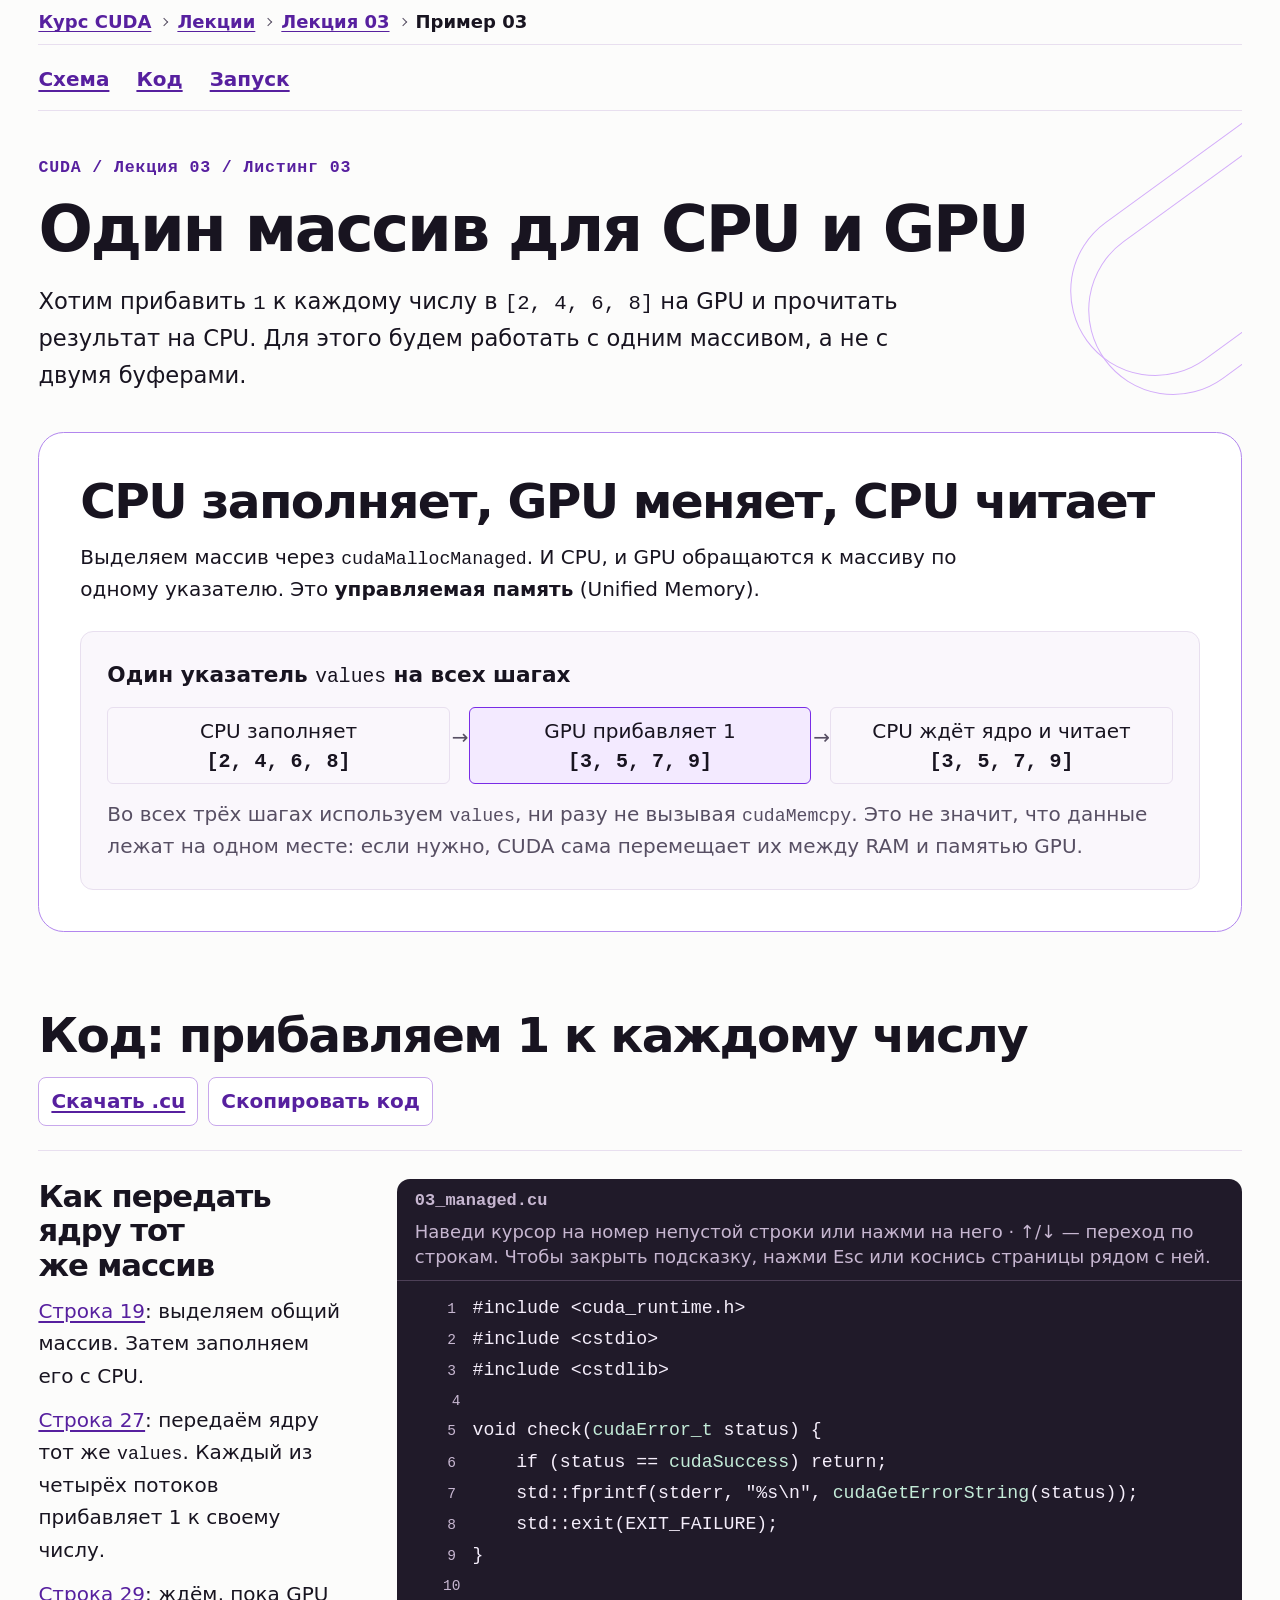
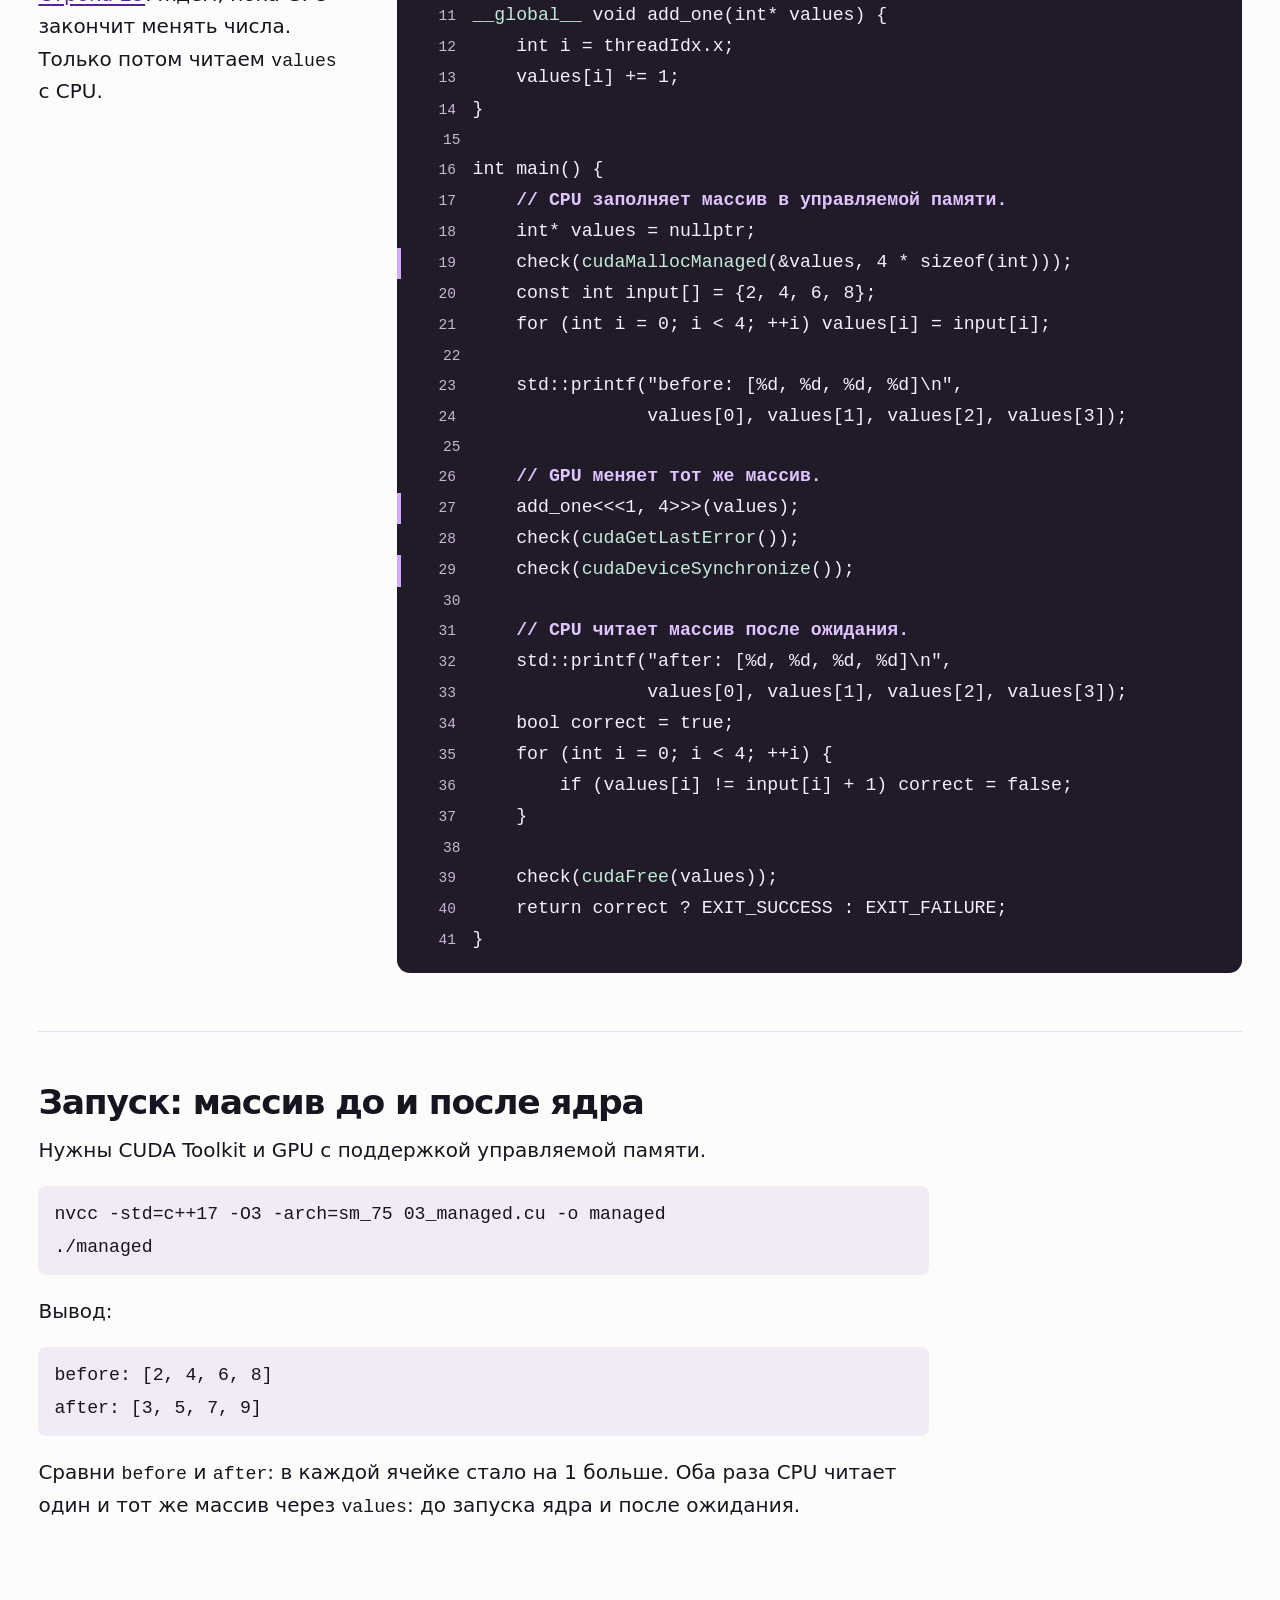
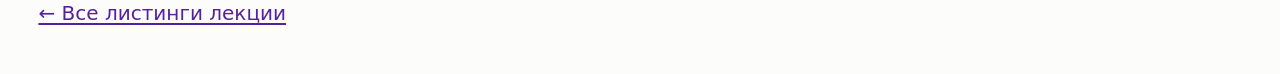
<file: docs/site/lectures/03-memory/03_managed.html>
<!doctype html>
<html lang="ru">
<head>
  <meta charset="utf-8">
  <meta name="viewport" content="width=device-width, initial-scale=1">
  <title>Один массив для CPU и GPU · CUDA / Лекция 03</title>
  <link rel="stylesheet" href="lesson.css">
<style>
  #managed code { font-size: max(18px, .91em); }
  #managed .figure-note { font-size: 1rem; }
  .managed-track { display: grid; grid-template-columns: repeat(3, minmax(0, 1fr)); gap: 9px 19px; margin: 12px 0; padding: 0; list-style: none; }
  .managed-track li { position: relative; min-width: 0; display: grid; align-content: start; justify-items: center; padding: 7px; border: 1px solid var(--line); border-radius: 6px; text-align: center; }
  .managed-track .gpu-step { border-color: var(--purple); background: var(--purple-wash); }
  .managed-track li + li::before { position: absolute; left: -18px; top: 13px; width: 16px; content: '→' / ''; color: var(--muted); }
  .managed-track strong { font: 750 1rem/1.4 var(--mono); overflow-wrap: anywhere; }
  @media (max-width: 680px) {
    .managed-track { grid-template-columns: 1fr; gap: 19px; }
    .managed-track li { grid-template-columns: minmax(0, 1fr); align-items: center; justify-items: start; text-align: left; padding-inline: 12px; }
    .managed-track li + li::before { content: '↓' / ''; inset: -20px auto auto 15px; }
  }
</style>
  <link rel="stylesheet" href="lesson-nav.css">
  <link rel="stylesheet" href="../../assets/site.css">
</head>
<body>
<main>
  <nav class="course-breadcrumbs" aria-label="Путь по курсу">
    <ol role="list">
      <li><a href="../../index.html">Курс CUDA</a></li>
      <li><a href="../index.html">Лекции</a></li>
      <li><a href="index.html">Лекция 03</a></li>
      <li><span aria-current="page">Пример 03</span></li>
    </ol>
  </nav>
  <nav class="lesson-topnav" aria-label="Разделы примера">
    <a href="#managed-flow-title">Схема</a>
    <a href="#managed-listing-title">Код</a>
    <a href="#managed-run-title">Запуск</a>
  </nav>
<header class="hero">
  <p class="kicker">CUDA / Лекция 03 / Листинг 03</p>
  <h1>Один массив для CPU и GPU</h1>
  <p class="lead">Хотим прибавить <code>1</code> к каждому числу в <code>[2, 4, 6, 8]</code> на GPU и прочитать результат на CPU. Для этого будем работать с одним массивом, а не с двумя буферами.</p>
</header>
<article class="lesson-unit" id="managed">
  <section class="flow" aria-labelledby="managed-flow-title">
    <h2 id="managed-flow-title">CPU заполняет, GPU меняет, CPU читает</h2>
    <p class="flow-intro">Выделяем массив через <code>cudaMallocManaged</code>. И CPU, и GPU обращаются к массиву по одному указателю. Это <strong>управляемая память</strong> (Unified Memory).</p>
    <figure class="flow-figure managed-map" aria-labelledby="managed-figure-title">
      <figcaption id="managed-figure-title">Один указатель <code>values</code> на всех шагах</figcaption>
      <ol class="managed-track">
        <li><span>CPU заполняет</span><strong>[2, 4, 6, 8]</strong></li>
        <li class="gpu-step"><span>GPU прибавляет 1</span><strong>[3, 5, 7, 9]</strong></li>
        <li><span>CPU ждёт ядро и читает</span><strong>[3, 5, 7, 9]</strong></li>
      </ol>
      <p class="figure-note">Во всех трёх шагах используем <code>values</code>, ни разу не вызывая <code>cudaMemcpy</code>. Это не значит, что данные лежат на одном месте: если нужно, CUDA сама перемещает их между RAM и памятью GPU.</p>
    </figure>
  </section>
  <section class="listing" aria-labelledby="managed-listing-title">
    <header class="listing-header">
      <h2 id="managed-listing-title">Код: прибавляем 1 к каждому числу</h2>
      <div class="actions"><a href="03_managed.cu" download>Скачать .cu</a><button type="button" data-copy="managed-code" hidden>Скопировать код</button><span class="sr-only" role="status"></span></div>
    </header>
    <div class="listing-grid">
      <aside class="reading" aria-labelledby="managed-reading-title">
        <h3 id="managed-reading-title">Как передать ядру тот же массив</h3>
        <p><a href="#managed-alloc">Строка 19</a>: выделяем общий массив. Затем заполняем его с CPU.</p>
        <p><a href="#managed-kernel">Строка 27</a>: передаём ядру тот же <code>values</code>. Каждый из четырёх потоков прибавляет 1 к своему числу.</p>
        <p><a href="#managed-wait">Строка 29</a>: ждём, пока GPU закончит менять числа. Только потом читаем <code>values</code> с CPU.</p>
      </aside>
      <figure class="code-frame" id="managed-code">
  <figcaption>03_managed.cu<span class="hint-how" hidden>Наведи курсор на номер непустой строки или нажми на него · ↑/↓ — переход по строкам. Чтобы закрыть подсказку, нажми Esc или коснись страницы рядом с ней.</span></figcaption>
  <pre><code><span class="source-line" data-what="Подключаем заголовок CUDA Runtime." data-how="В нём объявлены функции CUDA, которые вызываем с CPU." data-why="Здесь они нужны, чтобы выделить управляемую память, дождаться GPU и проверить ошибки."><span class="line-no" aria-hidden="true">1</span><span class="src">#include &lt;cuda_runtime.h&gt;</span></span>
<span class="source-line" data-what="Заголовок стандартного вывода C++." data-how="Объявляет printf и fprintf." data-why="Печатаем массив и сообщения об ошибках."><span class="line-no" aria-hidden="true">2</span><span class="src">#include &lt;cstdio&gt;</span></span>
<span class="source-line" data-what="Подключаем заголовок для выхода из программы." data-how="В нём объявлены std::exit, EXIT_SUCCESS и EXIT_FAILURE." data-why="Сообщаем оболочке, прошла ли проверка."><span class="line-no" aria-hidden="true">3</span><span class="src">#include &lt;cstdlib&gt;</span></span>
<span class="source-line"><span class="line-no" aria-hidden="true">4</span><span class="src"></span></span>
<span class="source-line" data-what="Проверяем, удался ли вызов CUDA." data-how="Передаём в check код, который вернула функция CUDA." data-why="Если вызов не удался, дальше не идём."><span class="line-no" aria-hidden="true">5</span><span class="src">void check(<span class="call">cudaError_t</span> status) {</span></span>
<span class="source-line" data-what="Проверяем, вернула ли CUDA cudaSuccess." data-how="Если да, сразу выходим из check." data-why="Продолжаем со строки после вызова check."><span class="line-no" aria-hidden="true">6</span><span class="src">    if (status == <span class="call">cudaSuccess</span>) return;</span></span>
<span class="source-line" data-what="Печатаем причину ошибки." data-how="cudaGetErrorString даёт текст ошибки, а fprintf пишет его в stderr." data-why="Можно увидеть, почему пример не выполнился."><span class="line-no" aria-hidden="true">7</span><span class="src">    std::fprintf(stderr, &quot;%s\n&quot;, <span class="call">cudaGetErrorString</span>(status));</span></span>
<span class="source-line" data-what="Останавливаем программу из-за ошибки." data-how="std::exit передаёт системе ненулевой код." data-why="Не используем память после неудачного вызова."><span class="line-no" aria-hidden="true">8</span><span class="src">    std::exit(EXIT_FAILURE);</span></span>
<span class="source-line" data-what="Закончили check." data-how="Если всё в порядке, продолжаем со строки после вызова." data-why="Граница функции проверки ошибок."><span class="line-no" aria-hidden="true">9</span><span class="src">}</span></span>
<span class="source-line"><span class="line-no" aria-hidden="true">10</span><span class="src"></span></span>
<span class="source-line" data-what="В этом ядре прибавляем единицу к каждому числу." data-how="Передаём в add_one указатель values." data-why="Это тот же указатель, по которому CPU записал числа."><span class="line-no" aria-hidden="true">11</span><span class="src"><span class="call">__global__</span> void add_one(int* values) {</span></span>
<span class="source-line" data-what="Индекс потока внутри блока." data-how="При запуске четырёх потоков получаем индексы 0…3." data-why="Каждый поток обрабатывает своё число."><span class="line-no" aria-hidden="true">12</span><span class="src">    int i = threadIdx.x;</span></span>
<span class="source-line" data-what="Прибавляем 1 к числу в values[i]." data-how="Например, поток 2 читает 6 из values[2] и пишет туда 7." data-why="CPU увидит новое число, когда дождётся ядра."><span class="line-no" aria-hidden="true">13</span><span class="src">    values[i] += 1;</span></span>
<span class="source-line" data-what="Закончили прибавление в ядре." data-how="Каждый поток изменил одно число." data-why="Граница кода, выполняемого на GPU."><span class="line-no" aria-hidden="true">14</span><span class="src">}</span></span>
<span class="source-line"><span class="line-no" aria-hidden="true">15</span><span class="src"></span></span>
<span class="source-line" data-what="Начало программы на CPU." data-how="Заполняем массив на CPU, меняем его на GPU, затем ждём и читаем на CPU." data-why="Показываем один проход CPU → GPU → CPU."><span class="line-no" aria-hidden="true">16</span><span class="src">int main() {</span></span>
<span class="source-line code-section" data-what="Готовим массив на CPU." data-how="Выделяем память, к которой могут обращаться и CPU, и GPU, и записываем числа." data-why="Эту же память передадим ядру."><span class="line-no" aria-hidden="true">17</span><span class="src">    <span class="comment">// CPU заполняет массив в управляемой памяти.</span></span></span>
<span class="source-line" data-what="Указатель на общий массив." data-how="Пока адреса нет — ставим nullptr. cudaMallocManaged запишет адрес в values." data-why="Сохраняем один указатель на весь пример."><span class="line-no" aria-hidden="true">18</span><span class="src">    int* values = nullptr;</span></span>
<span class="source-line key" id="managed-alloc" data-what="Выделяем один массив, доступный CPU и GPU." data-how="Выделяем 4 * sizeof(int) байт. &amp;values — куда CUDA запишет адрес. По нему CPU заполняет массив, а ядро меняет числа." data-why="Не заводим отдельные буферы для CPU и GPU и не копируем данные между ними через cudaMemcpy."><span class="line-no" aria-hidden="true">19</span><span class="src">    check(<span class="call">cudaMallocManaged</span>(&amp;values, 4 * sizeof(int)));</span></span>
<span class="source-line" data-what="Исходные числа для примера." data-how="Обычный массив CPU хранит начальные значения." data-why="С ним сверим результат после прибавления."><span class="line-no" aria-hidden="true">20</span><span class="src">    const int input[] = {2, 4, 6, 8};</span></span>
<span class="source-line" data-what="Записываем числа в values с CPU." data-how="Например, в values[2] пишем 6 из input[2]." data-why="Ядро прочитает числа из values."><span class="line-no" aria-hidden="true">21</span><span class="src">    for (int i = 0; i &lt; 4; ++i) values[i] = input[i];</span></span>
<span class="source-line"><span class="line-no" aria-hidden="true">22</span><span class="src"></span></span>
<span class="source-line" data-what="Печать массива до запуска." data-how="CPU читает только что заполненный values." data-why="Этот вывод показывает, какие числа получает ядро."><span class="line-no" aria-hidden="true">23</span><span class="src">    std::printf("before: [%d, %d, %d, %d]\n",</span></span>
<span class="source-line" data-what="Берём четыре числа для printf." data-how="Читаем элементы values с индексами 0–3." data-why="Печатаем то, что сейчас лежит в массиве, а не заранее заданный ответ."><span class="line-no" aria-hidden="true">24</span><span class="src">                values[0], values[1], values[2], values[3]);</span></span>
<span class="source-line"><span class="line-no" aria-hidden="true">25</span><span class="src"></span></span>
<span class="source-line code-section" data-what="Теперь меняем массив на GPU." data-how="Передаём ядру тот же values." data-why="Продолжаем работу с массивом без явной передачи через cudaMemcpy."><span class="line-no" aria-hidden="true">26</span><span class="src">    <span class="comment">// GPU меняет тот же массив.</span></span></span>
<span class="source-line key" id="managed-kernel" data-what="Запускаем один блок из четырёх потоков." data-how="Всем передаём один указатель values. Поток с индексом i меняет values[i]." data-why="У каждого числа свой поток, поэтому единицу прибавляем к нему только раз."><span class="line-no" aria-hidden="true">27</span><span class="src">    add_one&lt;&lt;&lt;1, 4&gt;&gt;&gt;(values);</span></span>
<span class="source-line" data-what="Проверяем, удалось ли запустить ядро." data-how="cudaGetLastError даёт код ошибки, если запуск add_one не удался." data-why="Проверяем сам запуск. Чтобы узнать, закончилась ли работа, ждём следующей строкой."><span class="line-no" aria-hidden="true">28</span><span class="src">    check(<span class="call">cudaGetLastError</span>());</span></span>
<span class="source-line key" id="managed-wait" data-what="Ждём, пока ядро закончит работу." data-how="cudaDeviceSynchronize ждёт уже отправленную работу GPU. Если вызов удался, CPU может читать values." data-why="Так CPU не прочитает число, пока GPU его меняет. Ожидание не показывает, где лежат страницы: CUDA может переместить их, когда к ним обратятся."><span class="line-no" aria-hidden="true">29</span><span class="src">    check(<span class="call">cudaDeviceSynchronize</span>());</span></span>
<span class="source-line"><span class="line-no" aria-hidden="true">30</span><span class="src"></span></span>
<span class="source-line code-section" data-what="После ожидания читаем результат с CPU." data-how="Читаем числа по тому же указателю values." data-why="Видно, что оба процессора работали с одним массивом."><span class="line-no" aria-hidden="true">31</span><span class="src">    <span class="comment">// CPU читает массив после ожидания.</span></span></span>
<span class="source-line" data-what="Печать изменённого массива." data-how="CPU читает тот же values после завершения ядра." data-why="Можно сравнить содержимое массива до и после работы GPU."><span class="line-no" aria-hidden="true">32</span><span class="src">    std::printf("after: [%d, %d, %d, %d]\n",</span></span>
<span class="source-line" data-what="Четыре результата." data-how="Читаем те же элементы с индексами 0–3." data-why="По выводу видна прибавленная единица для каждого элемента."><span class="line-no" aria-hidden="true">33</span><span class="src">                values[0], values[1], values[2], values[3]);</span></span>
<span class="source-line" data-what="Заводим флаг для проверки." data-how="Сначала ставим true. Если найдём отличие, поставим false." data-why="Код завершения покажет итог проверки."><span class="line-no" aria-hidden="true">34</span><span class="src">    bool correct = true;</span></span>
<span class="source-line" data-what="Проверка всех элементов." data-how="Цикл обходит четыре позиции." data-why="Смотрим, что ядро изменило весь массив."><span class="line-no" aria-hidden="true">35</span><span class="src">    for (int i = 0; i &lt; 4; ++i) {</span></span>
<span class="source-line" data-what="Проверяем число с индексом i." data-how="Сравниваем values[i] с input[i] + 1. Например, в values[2] ждём 7." data-why="Так видно, что ядро не просто записало числа, а прибавило именно 1."><span class="line-no" aria-hidden="true">36</span><span class="src">        if (values[i] != input[i] + 1) correct = false;</span></span>
<span class="source-line" data-what="Закрываем цикл проверки." data-how="Если есть ещё число, сравниваем его на следующем шаге." data-why="Когда проверим все четыре, в correct будет общий итог."><span class="line-no" aria-hidden="true">37</span><span class="src">    }</span></span>
<span class="source-line"><span class="line-no" aria-hidden="true">38</span><span class="src"></span></span>
<span class="source-line" data-what="Освобождаем управляемый массив." data-how="cudaFree освобождает массив values." data-why="CPU и GPU завершили работу с ним."><span class="line-no" aria-hidden="true">39</span><span class="src">    check(<span class="call">cudaFree</span>(values));</span></span>
<span class="source-line" data-what="Код завершения программы." data-how="Успех означает совпадение всех четырёх чисел." data-why="Результат можно проверить при запуске."><span class="line-no" aria-hidden="true">40</span><span class="src">    return correct ? EXIT_SUCCESS : EXIT_FAILURE;</span></span>
<span class="source-line" data-what="Конец программы." data-how="Массив прочитан, проверен и освобождён." data-why="Все шаги примера завершены."><span class="line-no" aria-hidden="true">41</span><span class="src">}</span></span></code></pre>
</figure>
    </div>
  </section>
  <section class="run" aria-labelledby="managed-run-title">
    <h2 id="managed-run-title">Запуск: массив до и после ядра</h2>
    <p>Нужны CUDA Toolkit и GPU с поддержкой управляемой памяти.</p>
    <pre><code>nvcc -std=c++17 -O3 -arch=sm_75 03_managed.cu -o managed
./managed</code></pre>
    <p>Вывод:</p>
    <pre><code>before: [2, 4, 6, 8]
after: [3, 5, 7, 9]</code></pre>
    <p>Сравни <code>before</code> и <code>after</code>: в каждой ячейке стало на 1 больше. Оба раза CPU читает один и тот же массив через <code>values</code>: до запуска ядра и после ожидания.</p>
  </section>
</article>
  <nav class="lesson-nav" aria-label="Навигация лекции"><a href="index.html">← Все листинги лекции</a></nav>
</main>
<div class="line-tip" id="line-tip" aria-hidden="true" hidden><strong></strong><dl><dt>Что</dt><dd data-field="what"></dd><dt>Как</dt><dd data-field="how"></dd><dt>Зачем</dt><dd data-field="why"></dd></dl></div>
<script src="lesson.js"></script>
</body>
</html>
</file>
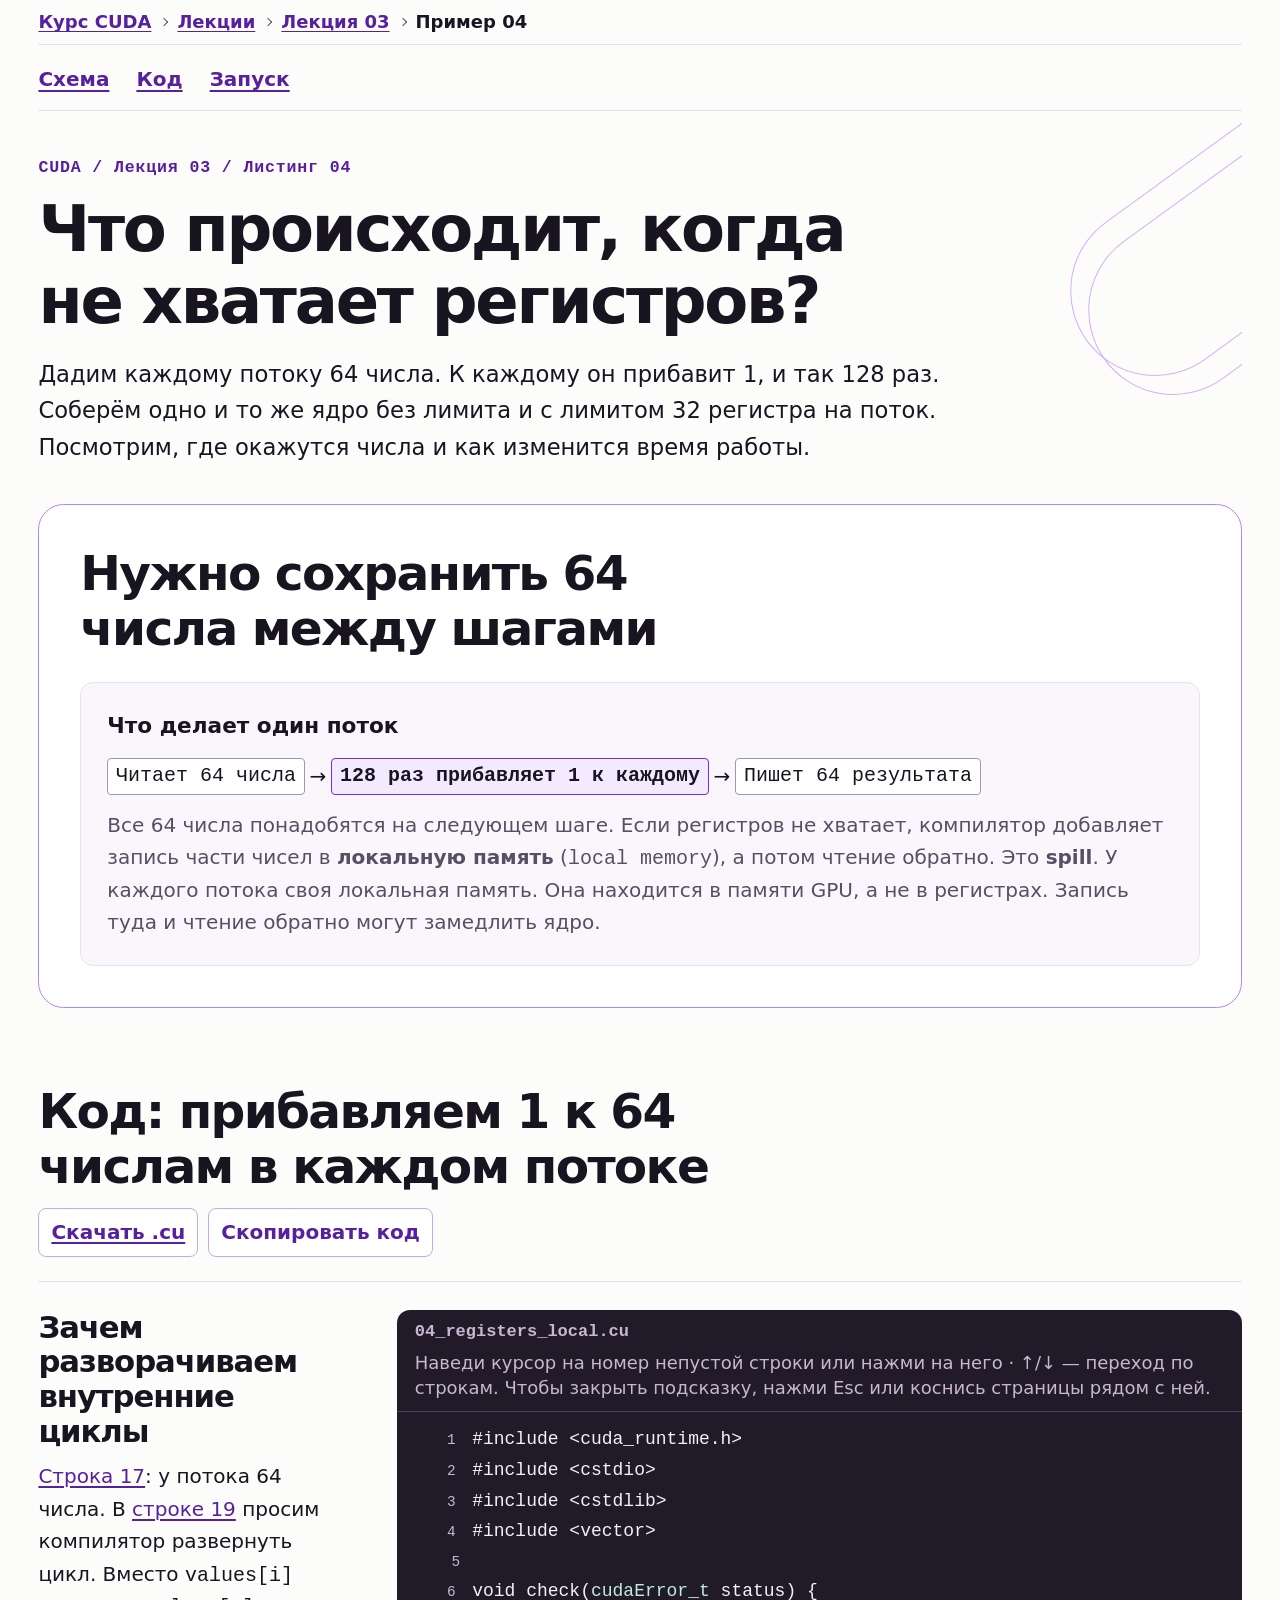
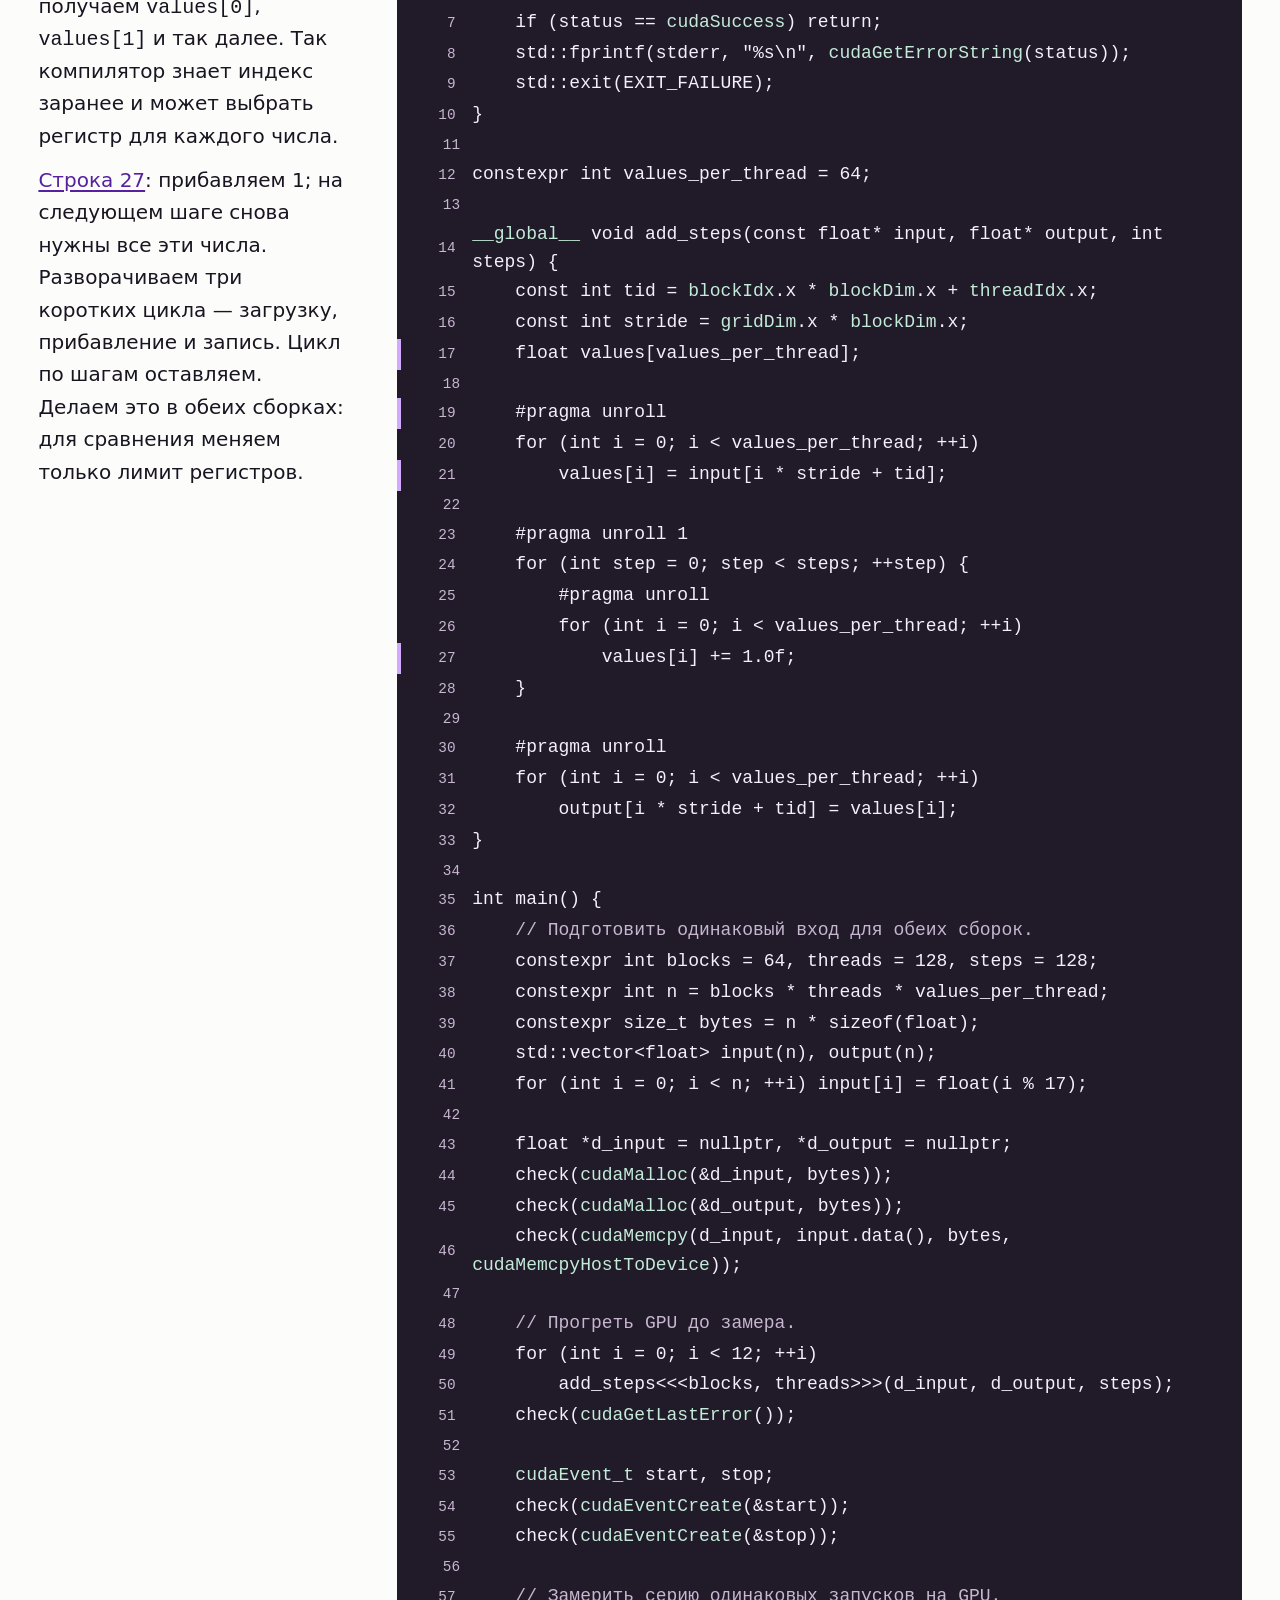
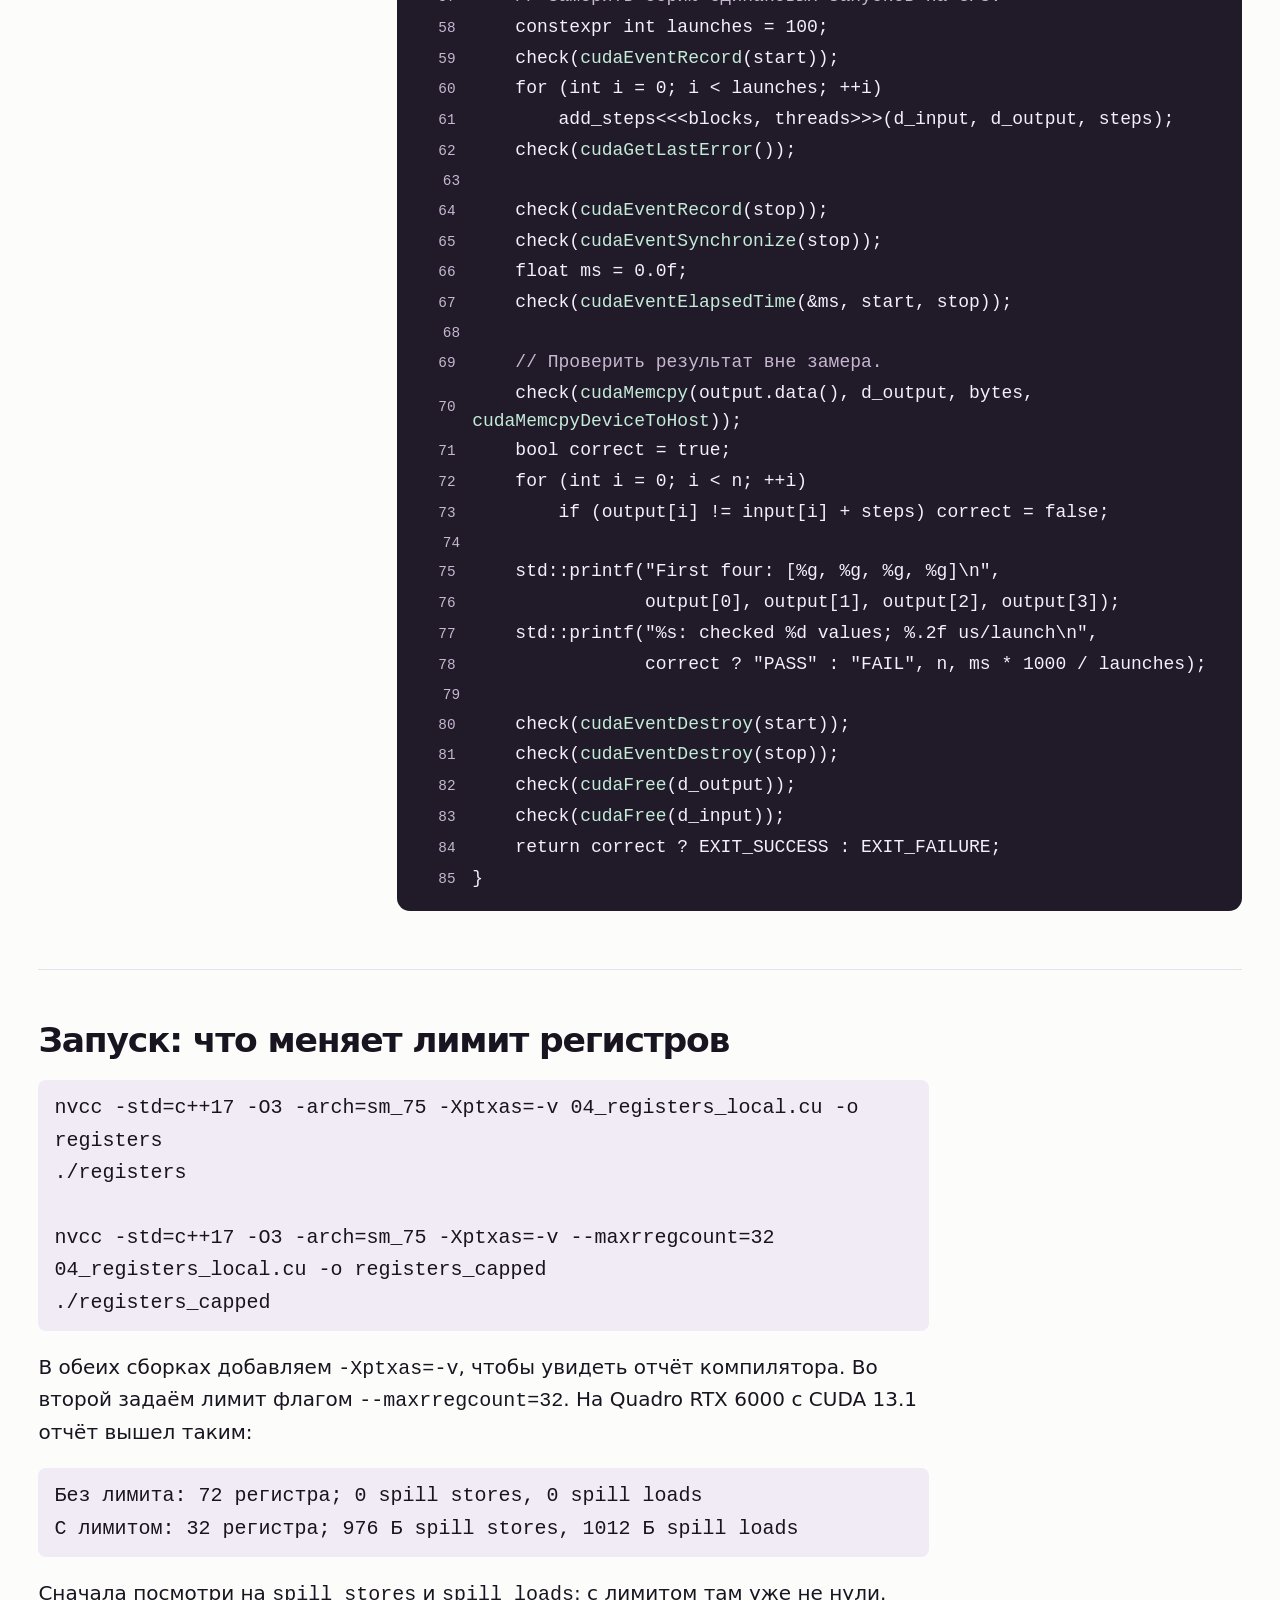
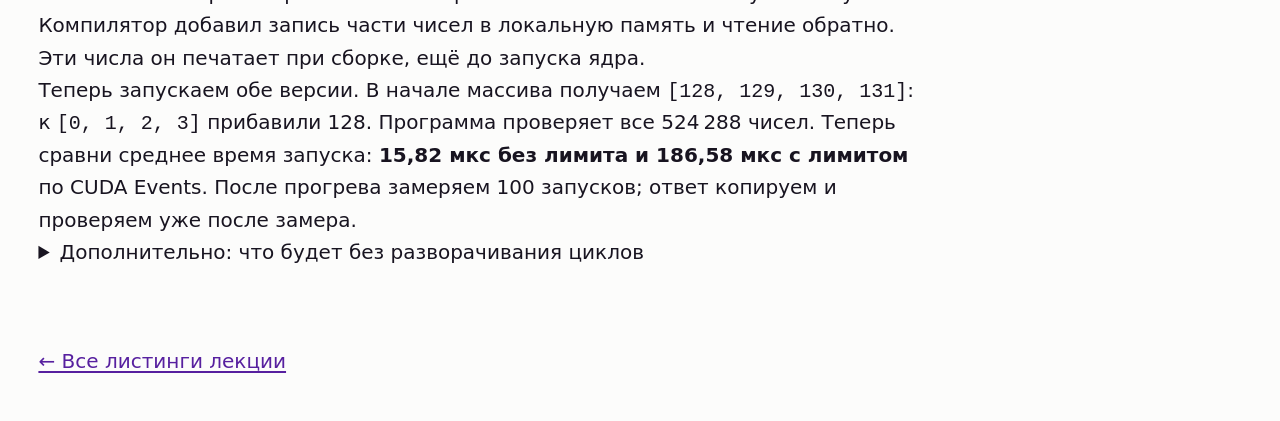
<file: docs/site/lectures/03-memory/04_registers_local.html>
<!doctype html>
<html lang="ru">
<head>
  <meta charset="utf-8">
  <meta name="viewport" content="width=device-width, initial-scale=1">
  <title>Что происходит, когда не хватает регистров? · CUDA / Лекция 03</title>
  <link rel="stylesheet" href="lesson.css">
  <link rel="stylesheet" href="lesson-nav.css">
  <link rel="stylesheet" href="../../assets/site.css">
</head>
<body>
<main>
  <nav class="course-breadcrumbs" aria-label="Путь по курсу">
    <ol role="list">
      <li><a href="../../index.html">Курс CUDA</a></li>
      <li><a href="../index.html">Лекции</a></li>
      <li><a href="index.html">Лекция 03</a></li>
      <li><span aria-current="page">Пример 04</span></li>
    </ol>
  </nav>
  <nav class="lesson-topnav" aria-label="Разделы примера">
    <a href="#registers-question">Схема</a>
    <a href="#registers-listing-title">Код</a>
    <a href="#registers-run-title">Запуск</a>
  </nav>
<header class="hero">
  <p class="kicker">CUDA / Лекция 03 / Листинг 04</p>
  <h1>Что происходит, когда не хватает регистров?</h1>
  <p class="lead">Дадим каждому потоку 64 числа. К каждому он прибавит 1, и так 128 раз. Соберём одно и то же ядро без лимита и с лимитом 32 регистра на поток. Посмотрим, где окажутся числа и как изменится время работы.</p>
</header>
<style>
  .registers-lesson code { font-size: 1em; }
  .registers-lesson .code-frame code { font-size: 18px; }
  .registers-lesson .diagram-mark { font-size: 1rem; }
  .registers-lesson .figure-note { font-size: 1rem; }
</style>
<article class="lesson-unit registers-lesson" id="registers">
  <section class="flow" aria-labelledby="registers-question">
    <h2 id="registers-question">Нужно сохранить 64 числа между шагами</h2>
    <figure class="flow-figure" aria-labelledby="registers-storage-caption">
      <figcaption id="registers-storage-caption">Что делает один поток</figcaption>
      <div class="diagram-strip"><span class="diagram-mark">Читает 64 числа</span><span aria-hidden="true">→</span><span class="diagram-mark active">128 раз прибавляет 1 к каждому</span><span aria-hidden="true">→</span><span class="diagram-mark">Пишет 64 результата</span></div>
      <p class="figure-note">Все 64 числа понадобятся на следующем шаге. Если регистров не хватает, компилятор добавляет запись части чисел в <strong>локальную память</strong> (<code>local memory</code>), а потом чтение обратно. Это <strong>spill</strong>. У каждого потока своя локальная память. Она находится в памяти GPU, а не в регистрах. Запись туда и чтение обратно могут замедлить ядро.</p>
    </figure>
  </section>
  <section class="listing" aria-labelledby="registers-listing-title">
    <div class="listing-header">
      <h2 id="registers-listing-title">Код: прибавляем 1 к 64 числам в каждом потоке</h2>
      <div class="actions"><a href="04_registers_local.cu" download>Скачать .cu</a><button type="button" data-copy="registers-code" hidden>Скопировать код</button><span class="sr-only" role="status"></span></div>
    </div>
    <div class="listing-grid">
      <aside class="reading">
        <h3>Зачем разворачиваем внутренние циклы</h3>
        <p><a href="#registers-array">Строка 17</a>: у потока 64 числа. В <a href="#registers-unroll">строке 19</a> просим компилятор развернуть цикл. Вместо <code>values[i]</code> получаем <code>values[0]</code>, <code>values[1]</code> и так далее. Так компилятор знает индекс заранее и может выбрать регистр для каждого числа.</p>
        <p><a href="#registers-update">Строка 27</a>: прибавляем 1; на следующем шаге снова нужны все эти числа. Разворачиваем три коротких цикла — загрузку, прибавление и запись. Цикл по шагам оставляем. Делаем это в обеих сборках: для сравнения меняем только лимит регистров.</p>
      </aside>
      <figure class="code-frame" id="registers-code">
  <figcaption>04_registers_local.cu<span class="hint-how" hidden>Наведи курсор на номер непустой строки или нажми на него · ↑/↓ — переход по строкам. Чтобы закрыть подсказку, нажми Esc или коснись страницы рядом с ней.</span></figcaption>
  <pre><code><span class="source-line" data-what="Подключаем заголовок CUDA Runtime." data-how="В нём объявлены функции для работы с памятью, событиями и ошибками." data-why="Они нужны, чтобы подготовить данные и замерить работу ядра."><span class="line-no" aria-hidden="true">1</span><span class="src">#include &lt;cuda_runtime.h&gt;</span></span>
<span class="source-line" data-what="Подключаем заголовок для печати." data-how="Объявляет std::printf и std::fprintf." data-why="Печатаем время, ответы и ошибки."><span class="line-no" aria-hidden="true">2</span><span class="src">#include &lt;cstdio&gt;</span></span>
<span class="source-line" data-what="Подключаем заголовок для выхода из программы." data-how="Объявляет std::exit и коды завершения." data-why="При ошибке вернём оболочке код неудачи."><span class="line-no" aria-hidden="true">3</span><span class="src">#include &lt;cstdlib&gt;</span></span>
<span class="source-line" data-what="Подключаем std::vector для массивов на CPU." data-how="Элементы лежат подряд. data() даёт адрес первого элемента." data-why="Так можем выделить большие массивы не на стеке и передать их адреса в cudaMemcpy."><span class="line-no" aria-hidden="true">4</span><span class="src">#include &lt;vector&gt;</span></span>
<span class="source-line"><span class="line-no" aria-hidden="true">5</span><span class="src"></span></span>
<span class="source-line" data-what="Проверяем, удался ли вызов CUDA." data-how="Передаём в check код, который вернула функция CUDA." data-why="Не продолжаем замер после ошибки."><span class="line-no" aria-hidden="true">6</span><span class="src">void check(<span class="call">cudaError_t</span> status) {</span></span>
<span class="source-line" data-what="Проверяем, вернула ли CUDA cudaSuccess." data-how="Если да, сразу выходим из check." data-why="Если нет, следующие строки напечатают ошибку."><span class="line-no" aria-hidden="true">7</span><span class="src">    if (status == <span class="call">cudaSuccess</span>) return;</span></span>
<span class="source-line" data-what="Печать ошибки CUDA." data-how="cudaGetErrorString переводит статус в текст." data-why="Видно, почему программа остановилась."><span class="line-no" aria-hidden="true">8</span><span class="src">    std::fprintf(stderr, "%s\n", <span class="call">cudaGetErrorString</span>(status));</span></span>
<span class="source-line" data-what="Остановка с ошибкой." data-how="Возвращаем оболочке код неудачи." data-why="Не продолжаем замер после сбоя."><span class="line-no" aria-hidden="true">9</span><span class="src">    std::exit(EXIT_FAILURE);</span></span>
<span class="source-line" data-what="Закончили check." data-how="При ошибке программа уже остановилась. Без ошибки вышли через return." data-why="Дальше — размер набора и код ядра."><span class="line-no" aria-hidden="true">10</span><span class="src">}</span></span>
<span class="source-line"><span class="line-no" aria-hidden="true">11</span><span class="src"></span></span>
<span class="source-line" data-what="Берём по 64 числа на поток." data-how="Каждый поток держит свой набор и прибавляет к его числам 1 на каждом шаге." data-why="Все 64 числа нужны до конца цикла. Так хотим увидеть, что случится, если на них не хватит регистров."><span class="line-no" aria-hidden="true">12</span><span class="src">constexpr int values_per_thread = 64;</span></span>
<span class="source-line"><span class="line-no" aria-hidden="true">13</span><span class="src"></span></span>
<span class="source-line" data-what="Одно ядро для обеих сборок." data-how="Передаём массивы input и output на GPU и число шагов steps." data-why="Меняем только лимит регистров при сборке. Сами прибавления остаются прежними."><span class="line-no" aria-hidden="true">14</span><span class="src"><span class="call">__global__</span> void add_steps(const float* input, float* output, int steps) {</span></span>
<span class="source-line" data-what="Считаем номер потока во всей сетке." data-how="blockIdx.x * blockDim.x — сколько потоков в предыдущих блоках. Прибавляем номер потока в своём блоке." data-why="У потоков из разных блоков будут разные номера и разные элементы массива."><span class="line-no" aria-hidden="true">15</span><span class="src">    const int tid = <span class="call">blockIdx</span>.x * <span class="call">blockDim</span>.x + <span class="call">threadIdx</span>.x;</span></span>
<span class="source-line" data-what="Считаем шаг между числами одного потока." data-how="stride равен числу потоков: 64 × 128 = 8192. Например, поток 0 берёт input[0], потом input[8192]." data-why="В массиве сначала идут первые числа всех потоков, потом вторые и так далее. Поэтому на каждом i соседние потоки читают рядом."><span class="line-no" aria-hidden="true">16</span><span class="src">    const int stride = <span class="call">gridDim</span>.x * <span class="call">blockDim</span>.x;</span></span>
<span class="source-line key" id="registers-array" data-what="У каждого потока свой набор из 64 чисел." data-how="Во всех трёх циклах с values просим компилятор подставить постоянные индексы вместо i." data-why="Так компилятор может разложить числа по регистрам. Где они оказались, смотрим в отчёте сборки."><span class="line-no" aria-hidden="true">17</span><span class="src">    float values[values_per_thread];</span></span>
<span class="source-line"><span class="line-no" aria-hidden="true">18</span><span class="src"></span></span>
<span class="source-line key" id="registers-unroll" data-what="Просим компилятор развернуть цикл загрузки." data-how="Вместо цикла с values[i] компилятор получает отдельные обращения: values[0], values[1], …, values[63]." data-why="В машинной инструкции регистр должен быть известен заранее. С постоянным индексом компилятор может выбрать его при сборке, а для переменного индекса может понадобиться массив в local memory."><span class="line-no" aria-hidden="true">19</span><span class="src">    #pragma unroll</span></span>
<span class="source-line" data-what="Читаем все числа этого потока." data-how="Индекс i нумерует его 64 значения, а не потоки." data-why="Сначала загружаем набор, затем обновляем его много раз."><span class="line-no" aria-hidden="true">20</span><span class="src">    for (int i = 0; i &lt; values_per_thread; ++i)</span></span>
<span class="source-line key" id="registers-reload" data-what="Загружаем следующее число потока в values[i]." data-how="При i = 1 поток 0 читает input[8192], а поток 1 — input[8193]." data-why="Одно и то же i даёт соседним потокам соседние адреса. Каждый читает своё число."><span class="line-no" aria-hidden="true">21</span><span class="src">        values[i] = input[i * stride + tid];</span></span>
<span class="source-line"><span class="line-no" aria-hidden="true">22</span><span class="src"></span></span>
<span class="source-line" data-what="Оставляем внешний цикл по шагам." data-how="#pragma unroll 1 запрещает разворачивать только следующий for. Он по-прежнему делает steps шагов, а не один." data-why="На каждом шаге повторяем тот же блок из 64 прибавлений. Не нужно размножать этот блок в машинном коде."><span class="line-no" aria-hidden="true">23</span><span class="src">    #pragma unroll 1</span></span>
<span class="source-line" data-what="Повторяем прибавления steps раз." data-how="В этом запуске steps = 128. На каждом шаге меняем все 64 числа потока." data-why="На следующем шаге нужны те же числа. При малом лимите часть из них компилятор сохраняет вне регистров."><span class="line-no" aria-hidden="true">24</span><span class="src">    for (int step = 0; step &lt; steps; ++step) {</span></span>
<span class="source-line" data-what="Разворачиваем цикл внутри одного шага." data-how="Из values[i] += 1 получаем values[0] += 1, values[1] += 1 и так далее. Внешний цикл остаётся." data-why="Мало подставить постоянные индексы при загрузке. Они нужны и при прибавлении, чтобы компилятор мог держать числа в регистрах."><span class="line-no" aria-hidden="true">25</span><span class="src">        #pragma unroll</span></span>
<span class="source-line" data-what="Проходим набор потока." data-how="Значение i меняется от 0 до 63." data-why="Один шаг обновляет весь набор."><span class="line-no" aria-hidden="true">26</span><span class="src">        for (int i = 0; i &lt; values_per_thread; ++i)</span></span>
<span class="source-line key" id="registers-update" data-what="Прибавляем 1 к values[i]." data-how="Новое число оставляем в values: оно понадобится на следующем шаге. В output пока не пишем." data-why="Если в сборке с лимитом видим запись в local memory, её добавил компилятор для spill. В C++ такой записи нет."><span class="line-no" aria-hidden="true">27</span><span class="src">            values[i] += 1.0f;</span></span>
<span class="source-line" data-what="Закрываем цикл по шагам." data-how="Если step ещё не дошёл до steps, повторяем прибавления." data-why="После последнего шага можно писать готовые числа в output."><span class="line-no" aria-hidden="true">28</span><span class="src">    }</span></span>
<span class="source-line"><span class="line-no" aria-hidden="true">29</span><span class="src"></span></span>
<span class="source-line" data-what="Разворачиваем цикл записи результата." data-how="Берём values[0], values[1] и остальные числа по постоянным индексам. Запись в output остаётся." data-why="Если оставить values[i] с переменным i, компилятору может понадобиться массив в local memory даже на последнем шаге."><span class="line-no" aria-hidden="true">30</span><span class="src">    #pragma unroll</span></span>
<span class="source-line" data-what="Сохраняем все 64 числа потока." data-how="Проходим по тому же набору после выполнения всех steps." data-why="CPU сможет проверить весь результат."><span class="line-no" aria-hidden="true">31</span><span class="src">    for (int i = 0; i &lt; values_per_thread; ++i)</span></span>
<span class="source-line" data-what="Пишем готовое число в output." data-how="Записываем по тому же индексу i * stride + tid, по которому читали это число из input." data-why="У соседних потоков разные tid, поэтому записи не перетирают друг друга."><span class="line-no" aria-hidden="true">32</span><span class="src">        output[i * stride + tid] = values[i];</span></span>
<span class="source-line" data-what="Закончили расчёт в ядре." data-how="Поток записал свои 64 числа." data-why="После завершения ядра CPU сможет забрать весь ответ."><span class="line-no" aria-hidden="true">33</span><span class="src">}</span></span>
<span class="source-line"><span class="line-no" aria-hidden="true">34</span><span class="src"></span></span>
<span class="source-line" data-what="Порядок опыта на CPU." data-how="Готовим данные, запускаем GPU, проверяем ответ." data-why="Служебные шаги отделены от работы ядра."><span class="line-no" aria-hidden="true">35</span><span class="src">int main() {</span></span>
<span class="source-line" data-what="Готовим вход на CPU." data-how="Обе сборки получат одни и те же числа." data-why="Так сравниваем лимит регистров, а не разные входные данные."><span class="line-no" aria-hidden="true">36</span><span class="src"><span class="comment">    // Подготовить одинаковый вход для обеих сборок.</span></span></span>
<span class="source-line" data-what="Размер работы." data-how="64 блока по 128 потоков, по 128 прибавлений к каждому числу." data-why="Размер запуска и задача не меняются между обычной сборкой и сборкой с лимитом."><span class="line-no" aria-hidden="true">37</span><span class="src">    constexpr int blocks = 64, threads = 128, steps = 128;</span></span>
<span class="source-line" data-what="Число всех элементов." data-how="Для каждого потока выделено по values_per_thread чисел: всего 524 288." data-why="Столько элементов обработают и затем проверят обе версии."><span class="line-no" aria-hidden="true">38</span><span class="src">    constexpr int n = blocks * threads * values_per_thread;</span></span>
<span class="source-line" data-what="Считаем размер буфера в байтах." data-how="Умножаем n на размер одного float." data-why="cudaMalloc и cudaMemcpy принимают байты, а не количество чисел."><span class="line-no" aria-hidden="true">39</span><span class="src">    constexpr size_t bytes = n * sizeof(float);</span></span>
<span class="source-line" data-what="Готовим два массива на CPU." data-how="В каждом по n чисел float." data-why="В input задаём числа. В output позже скопируем результат с GPU и проверим его."><span class="line-no" aria-hidden="true">40</span><span class="src">    std::vector&lt;float&gt; input(n), output(n);</span></span>
<span class="source-line" data-what="Заполняем вход числами от 0 до 16." data-how="В input[i] пишем i % 17, поэтому числа повторяются." data-why="Получаем небольшие float, к которым можно прибавлять единицу без ошибок округления."><span class="line-no" aria-hidden="true">41</span><span class="src">    for (int i = 0; i &lt; n; ++i) input[i] = float(i % 17);</span></span>
<span class="source-line"><span class="line-no" aria-hidden="true">42</span><span class="src"></span></span>
<span class="source-line" data-what="Заводим указатели на два буфера GPU." data-how="cudaMalloc запишет адреса в d_input и d_output." data-why="Источник и результат не перезаписывают друг друга."><span class="line-no" aria-hidden="true">43</span><span class="src">    float *d_input = nullptr, *d_output = nullptr;</span></span>
<span class="source-line" data-what="Выделяем входной буфер на GPU." data-how="CUDA записывает адрес в d_input. bytes — размер всех n чисел." data-why="Выделение происходит до замера."><span class="line-no" aria-hidden="true">44</span><span class="src">    check(<span class="call">cudaMalloc</span>(&amp;d_input, bytes));</span></span>
<span class="source-line" data-what="Выделяем выходной буфер на GPU." data-how="CUDA записывает адрес в d_output. Размер тот же: по одному результату на число." data-why="Выделение происходит до замера."><span class="line-no" aria-hidden="true">45</span><span class="src">    check(<span class="call">cudaMalloc</span>(&amp;d_output, bytes));</span></span>
<span class="source-line" data-what="Копируем вход на GPU." data-how="input.data() — адрес массива на CPU, d_input — куда копируем, bytes — сколько байтов." data-why="Сделаем это до замера, чтобы не считать время передачи."><span class="line-no" aria-hidden="true">46</span><span class="src">    check(<span class="call">cudaMemcpy</span>(d_input, input.data(), bytes, <span class="call">cudaMemcpyHostToDevice</span>));</span></span>
<span class="source-line"><span class="line-no" aria-hidden="true">47</span><span class="src"></span></span>
<span class="source-line" data-what="Сначала запускаем ядро для прогрева." data-how="Эти запуски поставим перед событием start." data-why="Время первых запусков не попадёт в замер."><span class="line-no" aria-hidden="true">48</span><span class="src"><span class="comment">    // Прогреть GPU до замера.</span></span></span>
<span class="source-line" data-what="Двенадцать запусков для прогрева." data-how="CPU ставит их перед событием начала замера." data-why="Первый запуск не определяет показанное время."><span class="line-no" aria-hidden="true">49</span><span class="src">    for (int i = 0; i &lt; 12; ++i)</span></span>
<span class="source-line" data-what="Запуск для прогрева." data-how="Запускаем то же ядро с теми же параметрами до метки start." data-why="Первый запуск не учитываем в замере."><span class="line-no" aria-hidden="true">50</span><span class="src">        add_steps&lt;&lt;&lt;blocks, threads&gt;&gt;&gt;(d_input, d_output, steps);</span></span>
<span class="source-line" data-what="Проверяем запуск." data-how="Получаем код ошибки запуска. Этот вызов не ждёт выполнения ядер." data-why="Ошибки выполнения проверяет также последующее ожидание."><span class="line-no" aria-hidden="true">51</span><span class="src">    check(<span class="call">cudaGetLastError</span>());</span></span>
<span class="source-line"><span class="line-no" aria-hidden="true">52</span><span class="src"></span></span>
<span class="source-line" data-what="Заводим два события CUDA: start и stop." data-how="Это дескрипторы: сначала создаём события, потом ставим их в ту же очередь, что и ядро." data-why="Нам нужен интервал на GPU, а не время вызова запуска на CPU."><span class="line-no" aria-hidden="true">53</span><span class="src">    <span class="call">cudaEvent_t</span> start, stop;</span></span>
<span class="source-line" data-what="Создаём событие start." data-how="CUDA запишет дескриптор в start. Время отметим позже вызовом cudaEventRecord." data-why="Разделяем создание события и отметку начала серии."><span class="line-no" aria-hidden="true">54</span><span class="src">    check(<span class="call">cudaEventCreate</span>(&amp;start));</span></span>
<span class="source-line" data-what="Создаём событие stop." data-how="CUDA запишет второй дескриптор в stop." data-why="По отметкам начала и конца узнаем длительность серии."><span class="line-no" aria-hidden="true">55</span><span class="src">    check(<span class="call">cudaEventCreate</span>(&amp;stop));</span></span>
<span class="source-line"><span class="line-no" aria-hidden="true">56</span><span class="src"></span></span>
<span class="source-line" data-what="Теперь замеряем серию запусков." data-how="Ставим start перед серией, stop — после неё." data-why="Между отметками оставляем только запуски ядра."><span class="line-no" aria-hidden="true">57</span><span class="src"><span class="comment">    // Замерить серию одинаковых запусков на GPU.</span></span></span>
<span class="source-line" data-what="Берём 100 запусков для замера." data-how="Между start и stop запускаем одно и то же ядро 100 раз." data-why="Один короткий запуск легко даёт шумный результат. Поэтому сравниваем среднее."><span class="line-no" aria-hidden="true">58</span><span class="src">    constexpr int launches = 100;</span></span>
<span class="source-line" data-what="Ставим start перед серией." data-how="Очередь не передаём, значит, используем очередь по умолчанию (default stream). Отметка появится после прогрева." data-why="Прогрев и подготовка входа в замер не попадут."><span class="line-no" aria-hidden="true">59</span><span class="src">    check(<span class="call">cudaEventRecord</span>(start));</span></span>
<span class="source-line" data-what="Ставим запуски по очереди." data-how="CPU повторяет вызов launches раз, все они идут в тот же stream." data-why="Измерим весь интервал между start и stop."><span class="line-no" aria-hidden="true">60</span><span class="src">    for (int i = 0; i &lt; launches; ++i)</span></span>
<span class="source-line" data-what="Запуск внутри замера." data-how="Снова обрабатываем неизменный d_input. Используем те же blocks, threads и steps." data-why="Измеряем серию повторений одной работы."><span class="line-no" aria-hidden="true">61</span><span class="src">        add_steps&lt;&lt;&lt;blocks, threads&gt;&gt;&gt;(d_input, d_output, steps);</span></span>
<span class="source-line" data-what="Проверяем запуск." data-how="Получаем код ошибки запуска. Этот вызов не ждёт выполнения ядер." data-why="Ошибки выполнения проверяет также последующее ожидание."><span class="line-no" aria-hidden="true">62</span><span class="src">    check(<span class="call">cudaGetLastError</span>());</span></span>
<span class="source-line"><span class="line-no" aria-hidden="true">63</span><span class="src"></span></span>
<span class="source-line" data-what="Ставим stop за последним запуском." data-how="CUDA поставит отметку времени, когда в той же очереди закончатся все запуски серии." data-why="Копирование и проверка будут уже после метки."><span class="line-no" aria-hidden="true">64</span><span class="src">    check(<span class="call">cudaEventRecord</span>(stop));</span></span>
<span class="source-line" data-what="Ждём событие stop." data-how="CPU ждёт, пока GPU дойдёт до stop. Значит, все запуски перед ним уже закончатся." data-why="Только теперь можно запросить длительность и читать результат."><span class="line-no" aria-hidden="true">65</span><span class="src">    check(<span class="call">cudaEventSynchronize</span>(stop));</span></span>
<span class="source-line" data-what="Место для времени." data-how="cudaEventElapsedTime запишет в ms миллисекунды." data-why="Это время всей серии, не одного запуска."><span class="line-no" aria-hidden="true">66</span><span class="src">    float ms = 0.0f;</span></span>
<span class="source-line" data-what="Узнаём, сколько шла серия." data-how="CUDA берёт разницу между start и stop и записывает её в ms в миллисекундах." data-why="Чтобы получить время одного запуска, в выводе делим на количество повторов."><span class="line-no" aria-hidden="true">67</span><span class="src">    check(<span class="call">cudaEventElapsedTime</span>(&amp;ms, start, stop));</span></span>
<span class="source-line"><span class="line-no" aria-hidden="true">68</span><span class="src"></span></span>
<span class="source-line" data-what="Закончили замер, теперь проверяем ответ." data-how="Копируем результат на CPU и сравниваем числа." data-why="Время этой проверки не прибавится ко времени ядра."><span class="line-no" aria-hidden="true">69</span><span class="src"><span class="comment">    // Проверить результат вне замера.</span></span></span>
<span class="source-line" data-what="Забираем результат с GPU." data-how="Копируем bytes байт из d_output на GPU в output.data() на CPU." data-why="Передача на CPU происходит вне замера; теперь можно проверить значения."><span class="line-no" aria-hidden="true">70</span><span class="src">    check(<span class="call">cudaMemcpy</span>(output.data(), d_output, bytes, <span class="call">cudaMemcpyDeviceToHost</span>));</span></span>
<span class="source-line" data-what="Начало проверки." data-how="Любое неверное значение ниже сбросит флаг." data-why="Время не считается подтверждением правильности."><span class="line-no" aria-hidden="true">71</span><span class="src">    bool correct = true;</span></span>
<span class="source-line" data-what="Перебираем результаты." data-how="Проверяем все n элементов на CPU." data-why="Не ограничиваем проверку напечатанными числами."><span class="line-no" aria-hidden="true">72</span><span class="src">    for (int i = 0; i &lt; n; ++i)</span></span>
<span class="source-line" data-what="Проверяем число с индексом i." data-how="В output[i] должно лежать input[i] + steps: к исходному числу прибавили 1 ровно steps раз." data-why="Сравнение времени имеет смысл только если обе сборки выполнили правильный расчёт."><span class="line-no" aria-hidden="true">73</span><span class="src">        if (output[i] != input[i] + steps) correct = false;</span></span>
<span class="source-line"><span class="line-no" aria-hidden="true">74</span><span class="src"></span></span>
<span class="source-line" data-what="Печать начала результата." data-how="Показываем четыре числа." data-why="Полная проверка выполнена выше."><span class="line-no" aria-hidden="true">75</span><span class="src">    std::printf("First four: [%g, %g, %g, %g]\n",</span></span>
<span class="source-line" data-what="Четыре первых числа." data-how="Берём фактические результаты, скопированные с GPU." data-why="Можно увидеть проверяемый результат обеих сборок."><span class="line-no" aria-hidden="true">76</span><span class="src">                output[0], output[1], output[2], output[3]);</span></span>
<span class="source-line" data-what="Печатаем итог проверки и время." data-how="Выводим число проверенных элементов и среднее время." data-why="Так можем сравнить обе сборки и сразу увидеть, если ответ неверный."><span class="line-no" aria-hidden="true">77</span><span class="src">    std::printf("%s: checked %d values; %.2f us/launch\n",</span></span>
<span class="source-line" data-what="Статус, число проверок и время." data-how="ms — миллисекунды всей серии. Умножаем на 1000, чтобы получить микросекунды, и делим на launches." data-why="Сравниваем среднее время одной и той же работы."><span class="line-no" aria-hidden="true">78</span><span class="src">                correct ? "PASS" : "FAIL", n, ms * 1000 / launches);</span></span>
<span class="source-line"><span class="line-no" aria-hidden="true">79</span><span class="src"></span></span>
<span class="source-line" data-what="Удаляем событие CUDA." data-how="Метка уже прочитана и больше не используется." data-why="Освобождаем ресурс замера."><span class="line-no" aria-hidden="true">80</span><span class="src">    check(<span class="call">cudaEventDestroy</span>(start));</span></span>
<span class="source-line" data-what="Удаляем событие CUDA." data-how="Метка уже прочитана и больше не используется." data-why="Освобождаем ресурс замера."><span class="line-no" aria-hidden="true">81</span><span class="src">    check(<span class="call">cudaEventDestroy</span>(stop));</span></span>
<span class="source-line" data-what="Освобождаем выходной буфер на GPU." data-how="Передаём cudaFree адрес d_output, полученный от cudaMalloc." data-why="Эти данные уже проверены."><span class="line-no" aria-hidden="true">82</span><span class="src">    check(<span class="call">cudaFree</span>(d_output));</span></span>
<span class="source-line" data-what="Освобождаем входной буфер на GPU." data-how="Передаём cudaFree адрес d_input. Больше ядро не запускаем." data-why="Эти данные уже проверены."><span class="line-no" aria-hidden="true">83</span><span class="src">    check(<span class="call">cudaFree</span>(d_input));</span></span>
<span class="source-line" data-what="Код завершения." data-how="Успех — только при правильных результатах." data-why="Ошибка даёт ненулевой статус."><span class="line-no" aria-hidden="true">84</span><span class="src">    return correct ? EXIT_SUCCESS : EXIT_FAILURE;</span></span>
<span class="source-line" data-what="Закончили main." data-how="Результат проверили, ресурсы освободили." data-why="Оболочка получит код выхода из строки выше."><span class="line-no" aria-hidden="true">85</span><span class="src">}</span></span></code></pre>
</figure>
    </div>
  </section>
  <section class="run" aria-labelledby="registers-run-title">
    <h2 id="registers-run-title">Запуск: что меняет лимит регистров</h2>
    <pre><code>nvcc -std=c++17 -O3 -arch=sm_75 -Xptxas=-v 04_registers_local.cu -o registers
./registers

nvcc -std=c++17 -O3 -arch=sm_75 -Xptxas=-v --maxrregcount=32 04_registers_local.cu -o registers_capped
./registers_capped</code></pre>
    <p>В обеих сборках добавляем <code>-Xptxas=-v</code>, чтобы увидеть отчёт компилятора. Во второй задаём лимит флагом <code>--maxrregcount=32</code>. На Quadro RTX 6000 с CUDA 13.1 отчёт вышел таким:</p>
    <pre><code>Без лимита: 72 регистра; 0 spill stores, 0 spill loads
С лимитом: 32 регистра; 976 Б spill stores, 1012 Б spill loads</code></pre>
    <p>Сначала посмотри на <code>spill stores</code> и <code>spill loads</code>: с лимитом там уже не нули. Компилятор добавил запись части чисел в локальную память и чтение обратно. Эти числа он печатает при сборке, ещё до запуска ядра.</p>
    <p>Теперь запускаем обе версии. В начале массива получаем <code>[128, 129, 130, 131]</code>: к <code>[0, 1, 2, 3]</code> прибавили 128. Программа проверяет все 524 288 чисел. Теперь сравни среднее время запуска: <strong>15,82 мкс без лимита и 186,58 мкс с лимитом</strong> по CUDA Events. После прогрева замеряем 100 запусков; ответ копируем и проверяем уже после замера.</p>
    <details>
      <summary>Дополнительно: что будет без разворачивания циклов</summary>
      <p>Мы посмотрели машинный код: с лимитом появились инструкции чтения и записи local memory, без лимита их не было.</p>
      <p><strong>А если убрать <code>#pragma unroll</code>?</strong> В CUDA 13.1 без лимита мы убрали все три директивы. Компилятор всё равно обошёлся без local memory. Затем явно запретили разворачивать эти циклы. В отчёте видим 256 байт стека, а в <code>spill stores</code> и <code>spill loads</code> стоят нули. Индекс <code>i</code> меняется во время выполнения цикла, и компилятор в этой сборке сразу положил массив в локальную память.</p>
      <p><a href="https://docs.nvidia.com/cuda/cuda-compiler-driver-nvcc/index.html#printing-code-generation-statistics">Документация NVIDIA: отчёт компилятора</a></p>
    </details>
  </section>
</article>
  <nav class="lesson-nav" aria-label="Навигация лекции"><a href="index.html">← Все листинги лекции</a></nav>
</main>
<div class="line-tip" id="line-tip" aria-hidden="true" hidden><strong></strong><dl><dt>Что</dt><dd data-field="what"></dd><dt>Как</dt><dd data-field="how"></dd><dt>Зачем</dt><dd data-field="why"></dd></dl></div>
<script src="lesson.js"></script>
</body>
</html>
</file>
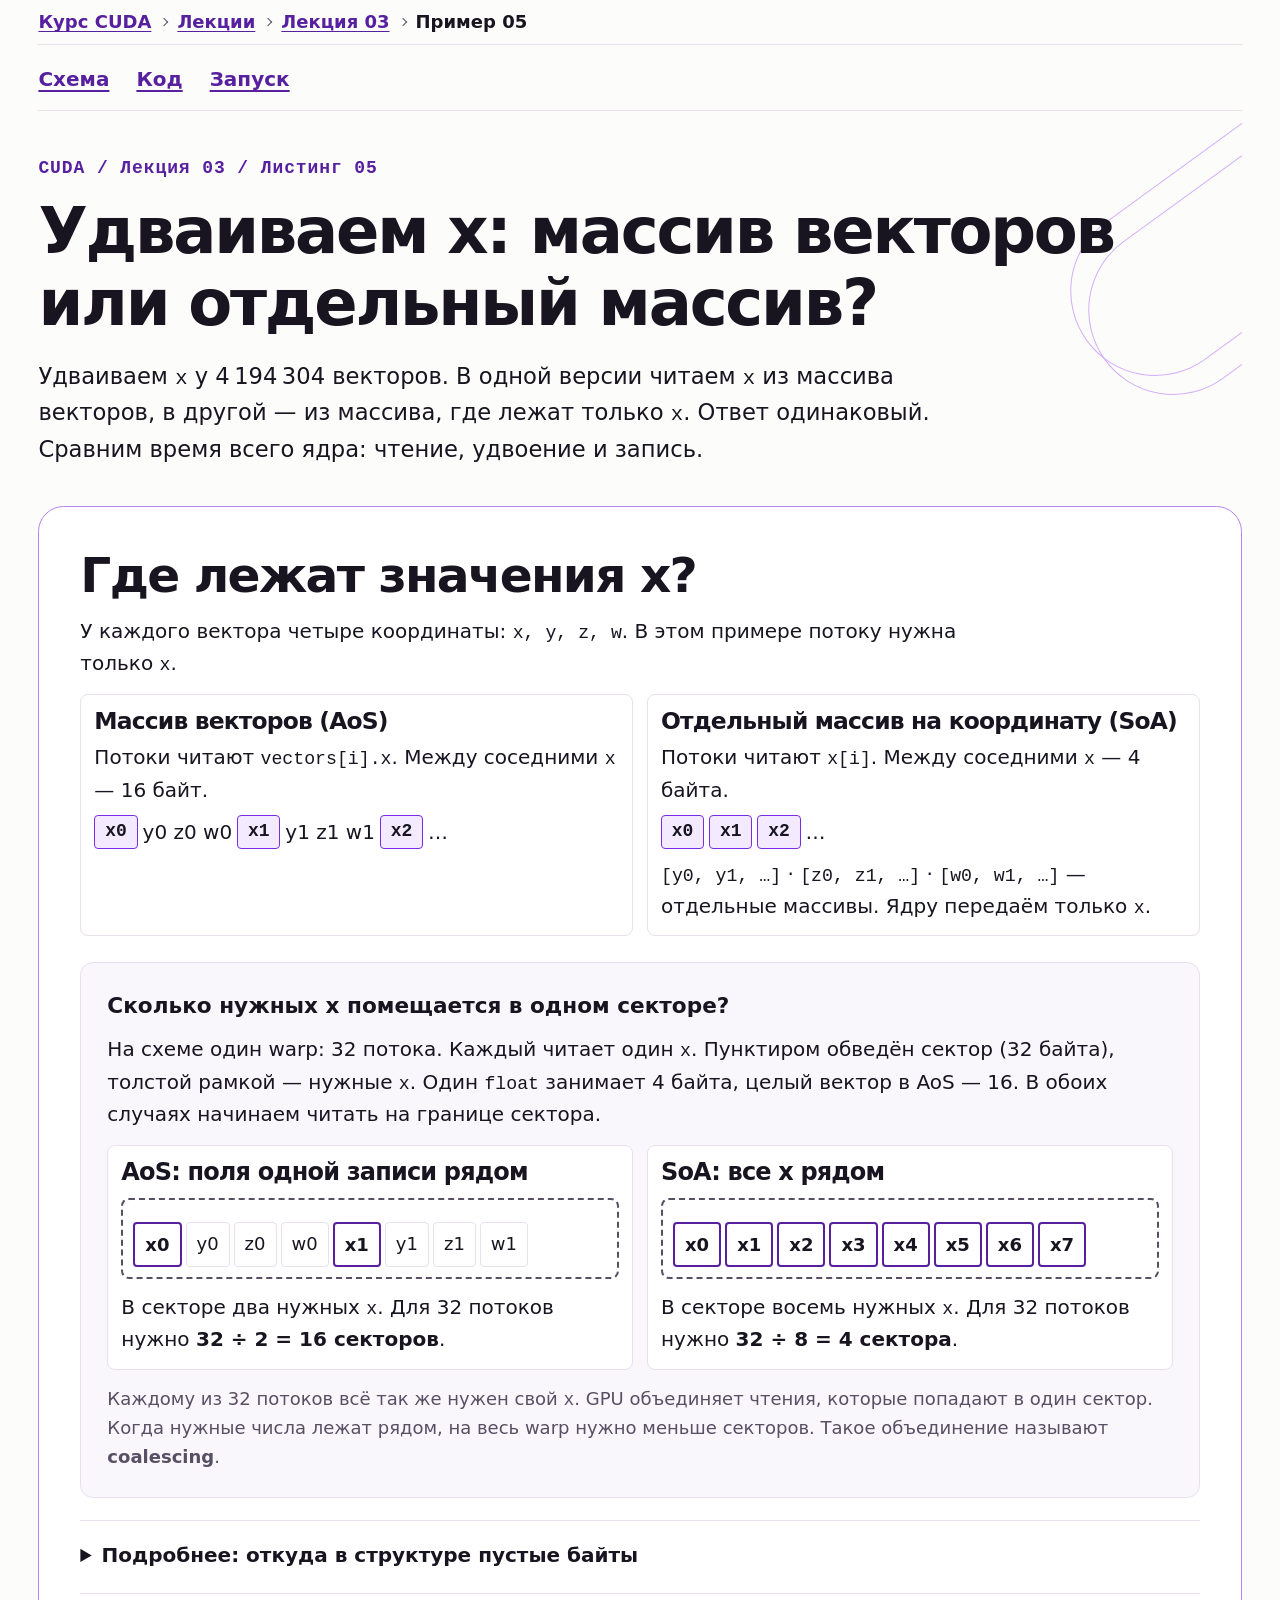
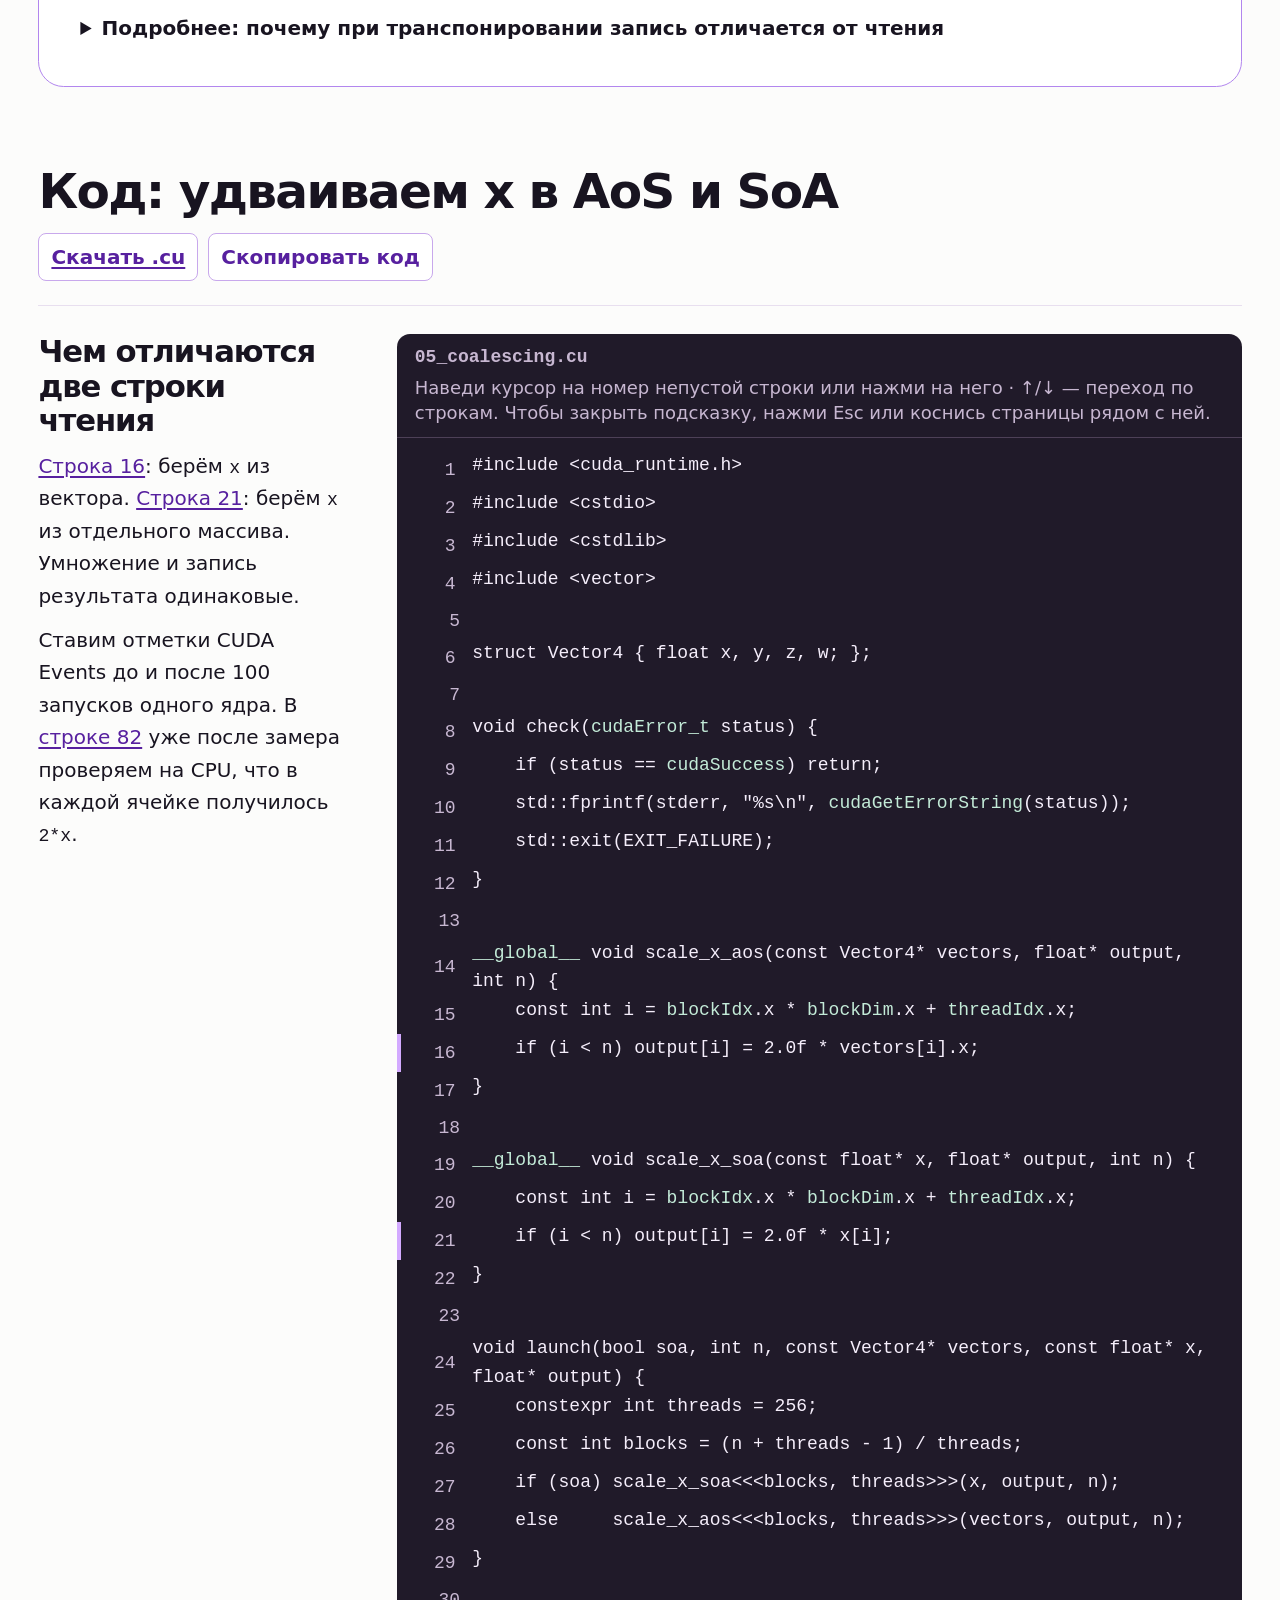
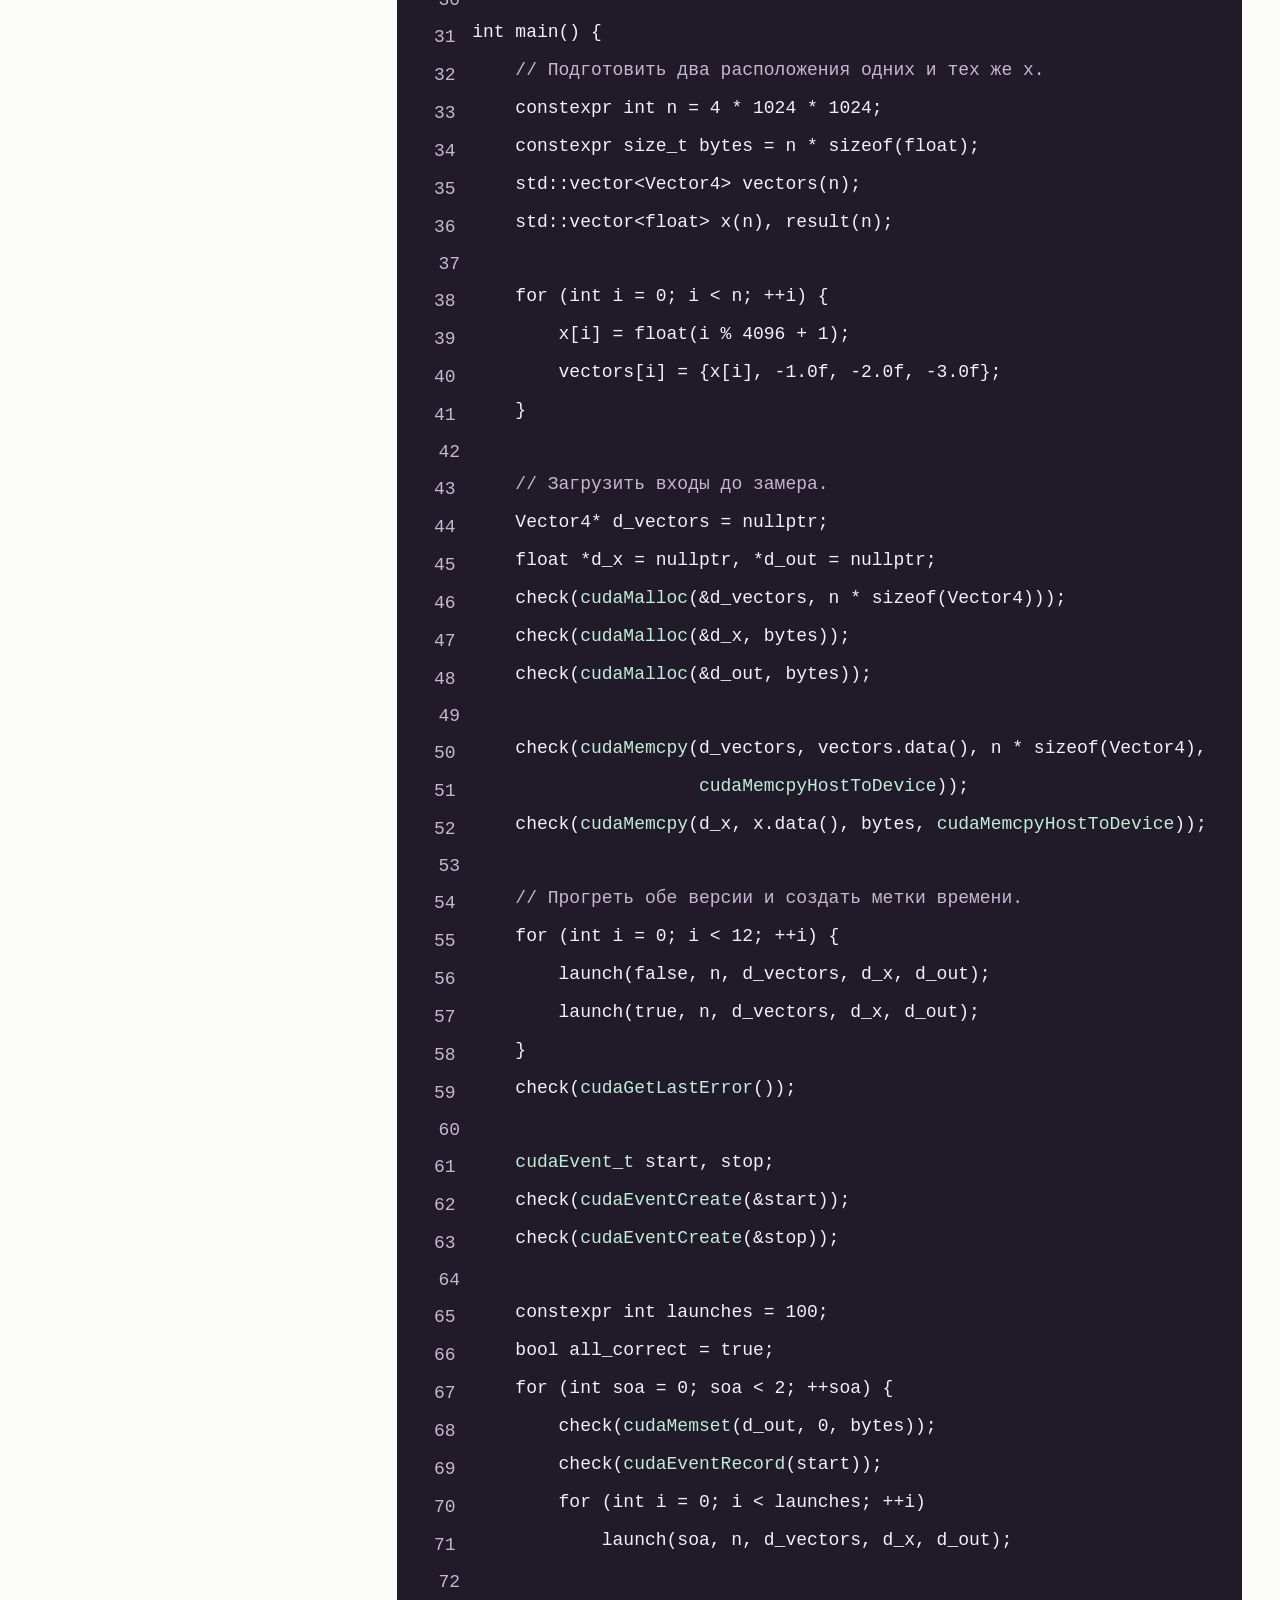
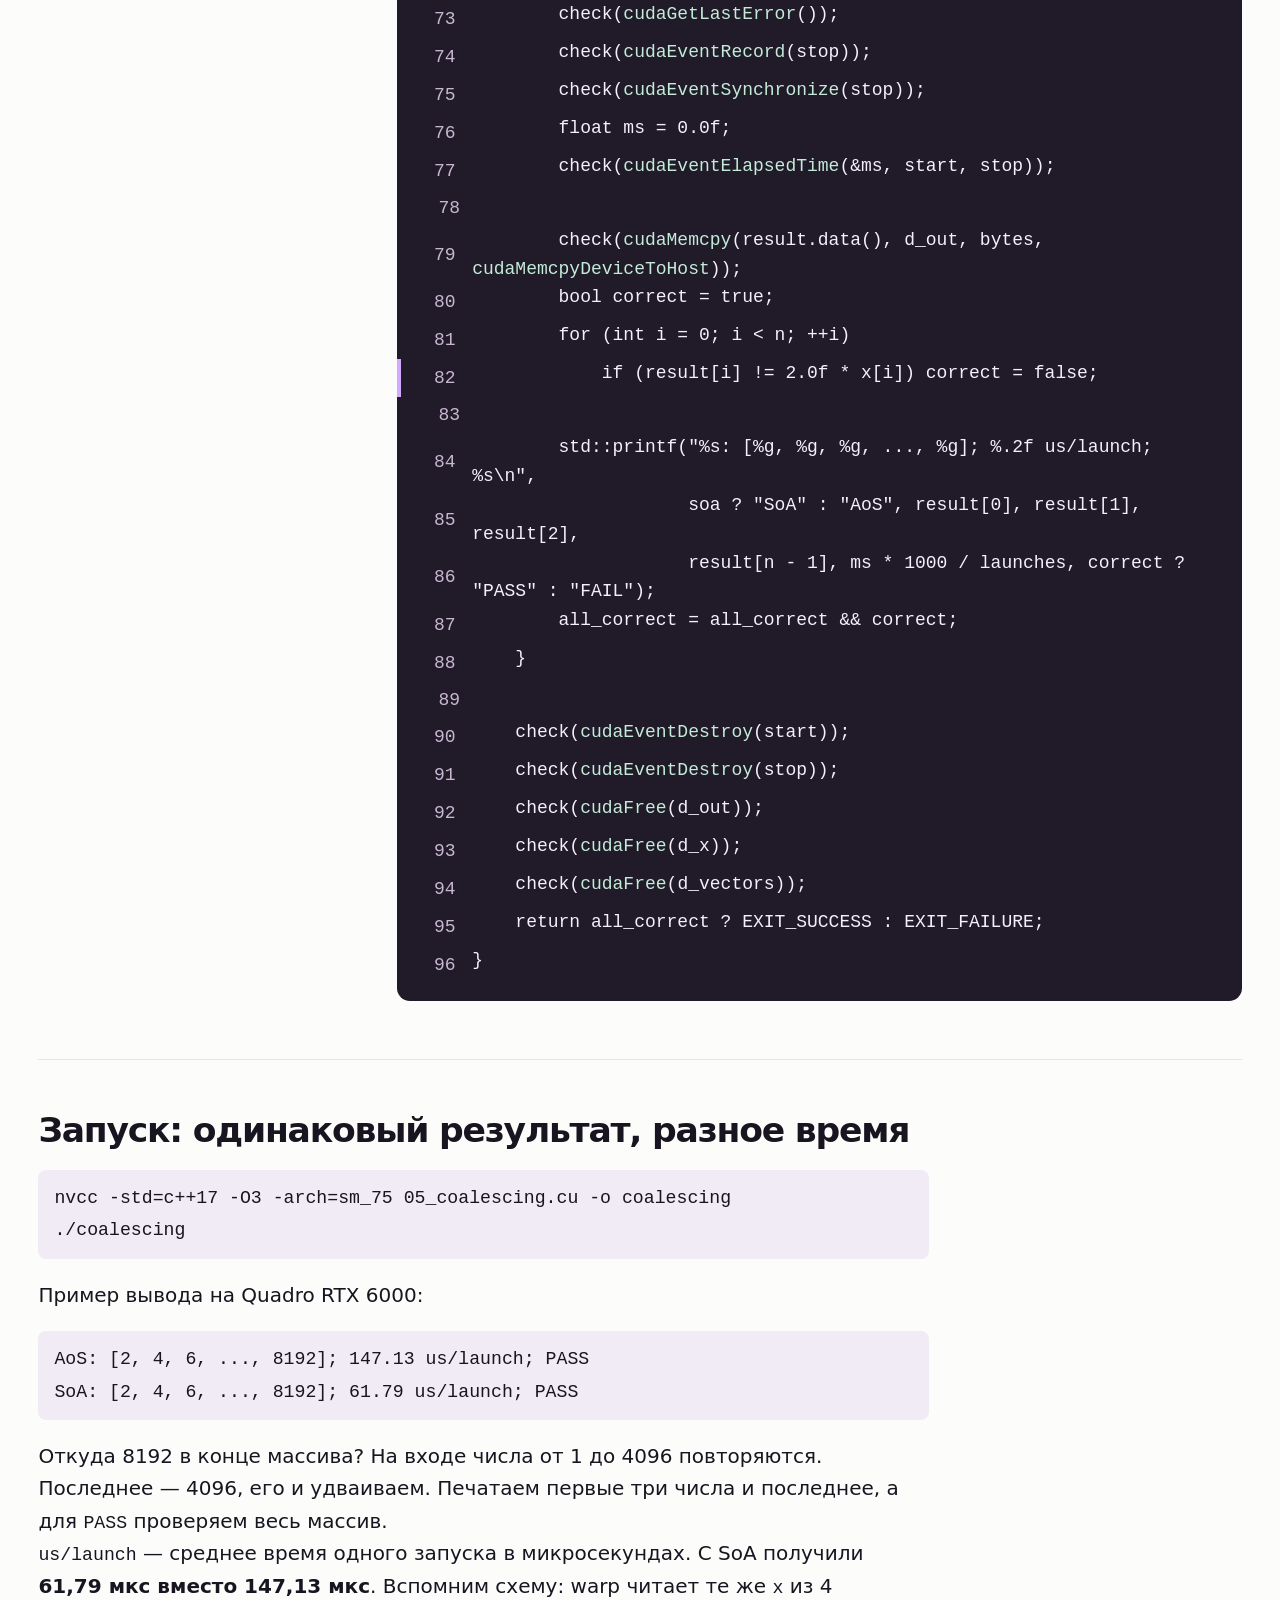
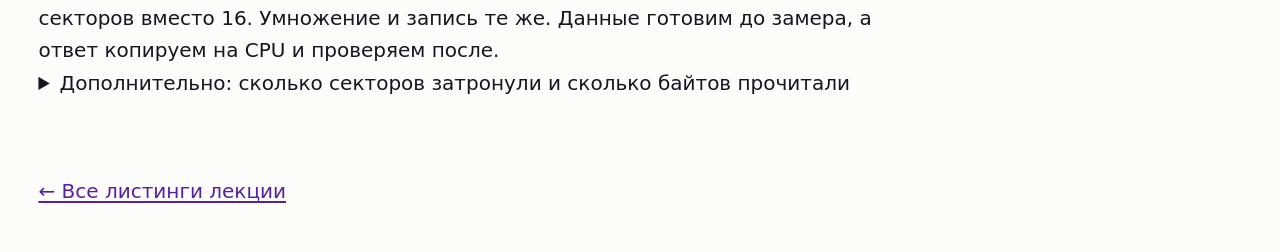
<file: docs/site/lectures/03-memory/05_coalescing.html>
<!doctype html>
<html lang="ru">
<head>
  <meta charset="utf-8">
  <meta name="viewport" content="width=device-width, initial-scale=1">
  <title>Удваиваем x: массив векторов или отдельный массив? · CUDA / Лекция 03</title>
  <link rel="stylesheet" href="lesson.css">
<style>
  .coalescing-first { margin-top: 14px; }
  .coalescing-layout { display: flex; flex-wrap: wrap; gap: 4px; margin: 12px 0; }
  .coalescing-layout span { padding: 6px 10px; border: 1px solid var(--line); border-radius: 4px; background: var(--paper); font-size: 18px; }
  .coalescing-layout .coalescing-used, .coalescing-key.coalescing-used { border: 2px solid var(--purple-ink); font-weight: 750; }
  .coalescing-sector-frame { margin: 12px 0; padding: 10px; border: 2px dashed var(--muted); border-radius: 8px; }
  .coalescing-sector-frame .coalescing-layout { margin-bottom: 0; }
  .coalescing-inset { margin-top: 22px; padding-top: 18px; border-top: 1px solid var(--line); }
  .coalescing-inset summary { cursor: pointer; font-weight: 700; }
  .coalescing-inset summary + p { margin-top: 12px; }
  .coalescing-inset p + p, .coalescing-panel p + p { margin-top: 12px; }
  .coalescing-panel h3 { font-size: 1.2rem; margin-bottom: 12px; }
  .coalescing-panel code, .coalescing-inset code { overflow-wrap: anywhere; }
  #coalescing code, #coalescing-hero code { font-size: max(18px, .91em); }
  #coalescing .code-frame code, #coalescing .line-no, #coalescing .code-frame figcaption, #coalescing .hint-how, #coalescing .figure-note, #coalescing-hero .kicker { font-size: 18px; }
</style>
  <link rel="stylesheet" href="lesson-nav.css">
  <link rel="stylesheet" href="../../assets/site.css">
</head>
<body>
<main>
  <nav class="course-breadcrumbs" aria-label="Путь по курсу">
    <ol role="list">
      <li><a href="../../index.html">Курс CUDA</a></li>
      <li><a href="../index.html">Лекции</a></li>
      <li><a href="index.html">Лекция 03</a></li>
      <li><span aria-current="page">Пример 05</span></li>
    </ol>
  </nav>
  <nav class="lesson-topnav" aria-label="Разделы примера">
    <a href="#coalescing-flow-title">Схема</a>
    <a href="#coalescing-listing-title">Код</a>
    <a href="#coalescing-run-title">Запуск</a>
  </nav>
<header class="hero" id="coalescing-hero">
  <p class="kicker">CUDA / Лекция 03 / Листинг 05</p>
  <h1>Удваиваем x: массив векторов или отдельный массив?</h1>
  <p class="lead">Удваиваем <code>x</code> у 4 194 304 векторов. В одной версии читаем <code>x</code> из массива векторов, в другой — из массива, где лежат только <code>x</code>. Ответ одинаковый. Сравним время всего ядра: чтение, удвоение и запись.</p>
</header>
<article class="lesson-unit" id="coalescing">
  <section class="flow" aria-labelledby="coalescing-flow-title">
    <h2 id="coalescing-flow-title">Где лежат значения x?</h2>
    <p class="flow-intro">У каждого вектора четыре координаты: <code>x, y, z, w</code>. В этом примере потоку нужна только <code>x</code>.</p>
    <div class="diagram-grid coalescing-first">
      <div class="diagram-panel"><h3>Массив векторов (AoS)</h3><p>Потоки читают <code>vectors[i].x</code>. Между соседними <code>x</code> — 16 байт.</p>
        <div class="diagram-strip"><span class="diagram-mark active">x0</span><span>y0 z0 w0</span><span class="diagram-mark active">x1</span><span>y1 z1 w1</span><span class="diagram-mark active">x2</span><span>…</span></div>
      </div>
      <div class="diagram-panel"><h3>Отдельный массив на координату (SoA)</h3><p>Потоки читают <code>x[i]</code>. Между соседними <code>x</code> — 4 байта.</p>
        <div class="diagram-strip"><span class="diagram-mark active">x0</span><span class="diagram-mark active">x1</span><span class="diagram-mark active">x2</span><span>…</span></div>
        <p><code>[y0, y1, …]</code> · <code>[z0, z1, …]</code> · <code>[w0, w1, …]</code> — отдельные массивы. Ядру передаём только <code>x</code>.</p>
      </div>
    </div>
    <figure class="flow-figure" aria-labelledby="coalescing-figure-title">
      <figcaption id="coalescing-figure-title">Сколько нужных x помещается в одном секторе?</figcaption>
      <p class="figure-intro">На схеме один warp: 32 потока. Каждый читает один <code>x</code>. Пунктиром обведён сектор (32 байта), толстой рамкой — нужные <code>x</code>. Один <code>float</code> занимает 4 байта, целый вектор в AoS — 16. В обоих случаях начинаем читать на границе сектора.</p>
      <div class="diagram-grid">
        <section class="diagram-panel coalescing-panel" aria-labelledby="coalescing-aos-title">
          <h3 id="coalescing-aos-title">AoS: поля одной записи рядом</h3>
          <div class="coalescing-sector-frame">
            <div class="coalescing-layout" aria-label="Один сектор AoS: нужные x0 и x1 среди восьми полей">
              <span class="coalescing-used">x0</span><span>y0</span><span>z0</span><span>w0</span><span class="coalescing-used">x1</span><span>y1</span><span>z1</span><span>w1</span>
            </div>
          </div>
          <p>В секторе два нужных <code>x</code>. Для 32 потоков нужно <strong>32 ÷ 2 = 16 секторов</strong>.</p>
        </section>
        <section class="diagram-panel coalescing-panel" aria-labelledby="coalescing-soa-title">
          <h3 id="coalescing-soa-title">SoA: все x рядом</h3>
          <div class="coalescing-sector-frame">
            <div class="coalescing-layout" aria-label="Один сектор SoA: все восемь полей нужны">
              <span class="coalescing-used">x0</span><span class="coalescing-used">x1</span><span class="coalescing-used">x2</span><span class="coalescing-used">x3</span><span class="coalescing-used">x4</span><span class="coalescing-used">x5</span><span class="coalescing-used">x6</span><span class="coalescing-used">x7</span>
            </div>
          </div>
          <p>В секторе восемь нужных <code>x</code>. Для 32 потоков нужно <strong>32 ÷ 8 = 4 сектора</strong>.</p>
        </section>
      </div>
      <p class="figure-note">Каждому из 32 потоков всё так же нужен свой <code>x</code>. GPU объединяет чтения, которые попадают в один сектор. Когда нужные числа лежат рядом, на весь warp нужно меньше секторов. Такое объединение называют <strong>coalescing</strong>.</p>
    </figure>
    <details class="coalescing-inset" id="coalescing-padding-title">
      <summary>Подробнее: откуда в структуре пустые байты</summary>
      <p>Выравнивание говорит, с какого адреса можно начать хранить число. Обычно адрес <code>float</code> должен делиться на 4. Поэтому в <code>struct { char tag; float x; }</code> после первого байта пропускаем ещё три, чтобы <code>x</code> начался с байта 4. Эти пустые байты — <strong>padding</strong>:</p>
      <div class="coalescing-layout" aria-label="Пример структуры с выравниванием float на 4 байта и размером 8 байт">
        <span>tag · байт 0</span><span>пусто · байты 1–3</span><span class="coalescing-used">x · байты 4–7</span>
      </div>
      <p>С пустыми байтами выходит 8 байт на запись. На практике размер проверяем через <code>sizeof</code>, выравнивание — через <code>alignof</code>, смещение поля — через <code>offsetof</code>. В нашем <code>Vector4</code> четыре <code>float</code> лежат подряд: по 4 байта на поле, всего 16 байт.</p>
      <p>Адрес от <code>cudaMalloc</code> выровнен как минимум на 256 байт, поэтому начало массива совпадает с границей 32-байтного сектора. А если начать с <code>x + 1</code>, те же 32 <code>float</code> займут байты 4–131: получим уже <strong>5 секторов</strong> вместо четырёх.</p>
    </details>
    <details class="coalescing-inset" id="coalescing-transpose-title">
      <summary>Подробнее: почему при транспонировании запись отличается от чтения</summary>
      <p>Пусть соседние потоки берут разные <code>col</code> в одной строке <code>row</code>. В <code>out[col * height + row] = in[row * width + col]</code> читаем соседние числа, но пишем уже в разные строки, с шагом <code>height × sizeof(float)</code> байт. Запись затрагивает больше секторов, как чтение x в AoS. Поэтому смотрим на чтение и запись отдельно. Чтобы поменять порядок обращений, можно использовать тайл в shared memory.</p>
    </details>
  </section>
  <section class="listing" aria-labelledby="coalescing-listing-title">
    <header class="listing-header"><h2 id="coalescing-listing-title">Код: удваиваем x в AoS и SoA</h2><div class="actions"><a href="05_coalescing.cu" download>Скачать .cu</a><button type="button" data-copy="coalescing-code" hidden>Скопировать код</button><span class="sr-only" role="status"></span></div></header>
    <div class="listing-grid">
      <aside class="reading" aria-labelledby="coalescing-reading-title">
        <h3 id="coalescing-reading-title">Чем отличаются две строки чтения</h3>
        <p><a href="#coalescing-aos-load">Строка 16</a>: берём <code>x</code> из вектора. <a href="#coalescing-soa-load">Строка 21</a>: берём <code>x</code> из отдельного массива. Умножение и запись результата одинаковые.</p>
        <p>Ставим отметки CUDA Events до и после 100 запусков одного ядра. В <a href="#coalescing-verify">строке 82</a> уже после замера проверяем на CPU, что в каждой ячейке получилось <code>2*x</code>.</p>
      </aside>
      <figure class="code-frame" id="coalescing-code">
  <figcaption>05_coalescing.cu<span class="hint-how" hidden>Наведи курсор на номер непустой строки или нажми на него · ↑/↓ — переход по строкам. Чтобы закрыть подсказку, нажми Esc или коснись страницы рядом с ней.</span></figcaption>
  <pre><code><span class="source-line" data-what="Подключаем заголовок CUDA Runtime." data-how="В нём объявлены функции для работы с памятью, событиями и ошибками." data-why="Они нужны, чтобы подготовить данные и замерить работу ядра."><span class="line-no" aria-hidden="true">1</span><span class="src">#include &lt;cuda_runtime.h&gt;</span></span>
<span class="source-line" data-what="Вывод результата." data-how="Объявляет std::printf и std::fprintf." data-why="Печатаем время, ответы и ошибки."><span class="line-no" aria-hidden="true">2</span><span class="src">#include &lt;cstdio&gt;</span></span>
<span class="source-line" data-what="Завершение программы." data-how="Объявляет std::exit и коды завершения." data-why="Сбой не должен выглядеть как успешная проверка."><span class="line-no" aria-hidden="true">3</span><span class="src">#include &lt;cstdlib&gt;</span></span>
<span class="source-line" data-what="Массивы на CPU." data-how="std::vector хранит элементы подряд; data() даёт указатель на начало." data-why="Удобно выделить большие буферы вне стека."><span class="line-no" aria-hidden="true">4</span><span class="src">#include &lt;vector&gt;</span></span>
<span class="source-line"><span class="line-no" aria-hidden="true">5</span><span class="src"></span></span>
<span class="source-line" data-what="Описываем один вектор." data-how="У него четыре поля float: x, y, z и w. Здесь они занимают 16 байт." data-why="Сейчас нам нужен только x, но в AoS между двумя x лежат ещё y, z и w."><span class="line-no" aria-hidden="true">6</span><span class="src">struct Vector4 { float x, y, z, w; };</span></span>
<span class="source-line"><span class="line-no" aria-hidden="true">7</span><span class="src"></span></span>
<span class="source-line" data-what="Проверяем, удался ли вызов CUDA." data-how="Передаём в check код, который вернула функция CUDA." data-why="Не продолжаем замер после ошибки."><span class="line-no" aria-hidden="true">8</span><span class="src">void check(<span class="call">cudaError_t</span> status) {</span></span>
<span class="source-line" data-what="Проверяем, вернула ли CUDA cudaSuccess." data-how="Если да, сразу выходим из check." data-why="Если нет, следующие строки напечатают ошибку."><span class="line-no" aria-hidden="true">9</span><span class="src">    if (status == <span class="call">cudaSuccess</span>) return;</span></span>
<span class="source-line" data-what="Печать ошибки CUDA." data-how="cudaGetErrorString переводит статус в текст." data-why="Видно, почему программа остановилась."><span class="line-no" aria-hidden="true">10</span><span class="src">    std::fprintf(stderr, "%s\n", <span class="call">cudaGetErrorString</span>(status));</span></span>
<span class="source-line" data-what="Остановка с ошибкой." data-how="Возвращаем оболочке код неудачи." data-why="Не продолжаем замер после сбоя."><span class="line-no" aria-hidden="true">11</span><span class="src">    std::exit(EXIT_FAILURE);</span></span>
<span class="source-line" data-what="Закончили check." data-how="При ошибке программа уже остановилась. Без ошибки вышли через return." data-why="Дальше — ядра для двух раскладок."><span class="line-no" aria-hidden="true">12</span><span class="src">}</span></span>
<span class="source-line"><span class="line-no" aria-hidden="true">13</span><span class="src"></span></span>
<span class="source-line" data-what="Удваиваем x из массива векторов." data-how="vectors — вход на GPU, output — массив ответов, n — число векторов." data-why="Каждый поток берёт из своей записи только x."><span class="line-no" aria-hidden="true">14</span><span class="src"><span class="call">__global__</span> void scale_x_aos(const Vector4* vectors, float* output, int n) {</span></span>
<span class="source-line" data-what="Считаем номер потока во всей сетке." data-how="blockIdx.x * blockDim.x — сколько потоков в предыдущих блоках. Прибавляем номер в своём блоке." data-why="Получаем индекс вектора. У потоков из разных блоков индексы тоже разные."><span class="line-no" aria-hidden="true">15</span><span class="src">    const int i = <span class="call">blockIdx</span>.x * <span class="call">blockDim</span>.x + <span class="call">threadIdx</span>.x;</span></span>
<span class="source-line key" id="coalescing-aos-load" data-what="Удваиваем x и пишем в output[i]." data-how="Берём vectors[i].x. Соседний поток читает следующий x, на 16 байт дальше. При i ≥ n ничего не читаем и не пишем." data-why="При таком шаге полный warp на схеме затрагивает 16 входных секторов."><span class="line-no" aria-hidden="true">16</span><span class="src">    if (i &lt; n) output[i] = 2.0f * vectors[i].x;</span></span>
<span class="source-line" data-what="Закончили ядро AoS." data-how="Поток либо записал один результат в output[i], либо пропустил запись при i ≥ n." data-why="В следующем ядре меняем только то, откуда берём x."><span class="line-no" aria-hidden="true">17</span><span class="src">}</span></span>
<span class="source-line"><span class="line-no" aria-hidden="true">18</span><span class="src"></span></span>
<span class="source-line" data-what="Удваиваем x из отдельного массива." data-how="На вход здесь передаём только x. output и n такие же, как в AoS." data-why="y, z и w для этого расчёта не нужны."><span class="line-no" aria-hidden="true">19</span><span class="src"><span class="call">__global__</span> void scale_x_soa(const float* x, float* output, int n) {</span></span>
<span class="source-line" data-what="Считаем номер потока так же, как в AoS." data-how="К числу потоков в предыдущих блоках прибавляем threadIdx.x." data-why="У одного и того же x в обеих раскладках будет один и тот же индекс i."><span class="line-no" aria-hidden="true">20</span><span class="src">    const int i = <span class="call">blockIdx</span>.x * <span class="call">blockDim</span>.x + <span class="call">threadIdx</span>.x;</span></span>
<span class="source-line key" id="coalescing-soa-load" data-what="Удваиваем x и пишем туда же: в output[i]." data-how="Берём x[i]. Соседний поток читает x[i + 1], на 4 байта дальше. Границу i &lt; n проверяем так же, как в AoS." data-why="На схеме для чтения хватает 4 секторов на warp. Число записей результата не меняется."><span class="line-no" aria-hidden="true">21</span><span class="src">    if (i &lt; n) output[i] = 2.0f * x[i];</span></span>
<span class="source-line" data-what="Закончили ядро SoA." data-how="Поток записал результат туда же, куда записал бы AoS: в output[i], если i &lt; n." data-why="Сравним не результат записи, а время обоих ядер."><span class="line-no" aria-hidden="true">22</span><span class="src">}</span></span>
<span class="source-line"><span class="line-no" aria-hidden="true">23</span><span class="src"></span></span>
<span class="source-line" data-what="На CPU выбираем, какое ядро запустить." data-how="По флагу soa выбираем чтение из x или vectors. Оба ядра по очереди пишут в один output." data-why="Так можем замерить обе версии одним и тем же циклом."><span class="line-no" aria-hidden="true">24</span><span class="src">void launch(bool soa, int n, const Vector4* vectors, const float* x, float* output) {</span></span>
<span class="source-line" data-what="Потоки на блок." data-how="Берём 256 потоков для каждой раскладки." data-why="Не меняем размер блока между сравниваемыми запусками."><span class="line-no" aria-hidden="true">25</span><span class="src">    constexpr int threads = 256;</span></span>
<span class="source-line" data-what="Считаем, сколько блоков нужно." data-how="Округляем n / threads вверх: если остались элементы, берём ещё блок. Потоки за концом массива остановит проверка i &lt; n." data-why="Каждому вектору нужен свой поток, в том числе в последнем блоке."><span class="line-no" aria-hidden="true">26</span><span class="src">    const int blocks = (n + threads - 1) / threads;</span></span>
<span class="source-line" data-what="Запускаем SoA, если soa равно true." data-how="В x пришёл указатель d_x. Передаём его ядру вместе с output и n." data-why="Читаем соседние x подряд; буфер результата тот же, что для AoS."><span class="line-no" aria-hidden="true">27</span><span class="src">    if (soa) scale_x_soa&lt;&lt;&lt;blocks, threads&gt;&gt;&gt;(x, output, n);</span></span>
<span class="source-line" data-what="Иначе запускаем AoS." data-how="В vectors пришёл указатель d_vectors. Передаём его ядру вместе с теми же output и n." data-why="Тот же размер запуска и то же число результатов."><span class="line-no" aria-hidden="true">28</span><span class="src">    else     scale_x_aos&lt;&lt;&lt;blocks, threads&gt;&gt;&gt;(vectors, output, n);</span></span>
<span class="source-line" data-what="Закончили выбор ядра." data-how="Один вызов launch поставил одно ядро в очередь." data-why="CPU может поставить следующий запуск, не ожидая окончания первого."><span class="line-no" aria-hidden="true">29</span><span class="src">}</span></span>
<span class="source-line"><span class="line-no" aria-hidden="true">30</span><span class="src"></span></span>
<span class="source-line" data-what="Порядок опыта на CPU." data-how="Готовим данные, запускаем GPU, проверяем ответ." data-why="Служебные шаги отделены от работы ядра."><span class="line-no" aria-hidden="true">31</span><span class="src">int main() {</span></span>
<span class="source-line" data-what="Готовим одни и те же x в двух раскладках." data-how="У AoS каждый x лежит в записи с y, z и w. У SoA все x лежат рядом." data-why="В обоих ядрах удваиваем одни и те же числа."><span class="line-no" aria-hidden="true">32</span><span class="src"><span class="comment">    // Подготовить два расположения одних и тех же x.</span></span></span>
<span class="source-line" data-what="Берём 4 194 304 вектора." data-how="Это 4 × 1024 × 1024. На схеме был один warp, здесь запускаем много блоков." data-why="На большом массиве разницу в чтении легче заметить в замере."><span class="line-no" aria-hidden="true">33</span><span class="src">    constexpr int n = 4 * 1024 * 1024;</span></span>
<span class="source-line" data-what="Считаем размер массива x и массива ответов." data-how="В каждом по n значений float, поэтому умножаем n на sizeof(float)." data-why="cudaMalloc и cudaMemcpy принимают байты, а не количество чисел."><span class="line-no" aria-hidden="true">34</span><span class="src">    constexpr size_t bytes = n * sizeof(float);</span></span>
<span class="source-line" data-what="Заводим массив AoS на CPU." data-how="В каждом из n элементов лежит целый Vector4." data-why="Это вход с полями одного вектора рядом."><span class="line-no" aria-hidden="true">35</span><span class="src">    std::vector&lt;Vector4&gt; vectors(n);</span></span>
<span class="source-line" data-what="Готовим массив x и место для результата на CPU." data-how="В x по одному числу на вектор. В result копируем ответ после каждого замера." data-why="По одному и тому же x проверим ответы обеих версий."><span class="line-no" aria-hidden="true">36</span><span class="src">    std::vector&lt;float&gt; x(n), result(n);</span></span>
<span class="source-line"><span class="line-no" aria-hidden="true">37</span><span class="src"></span></span>
<span class="source-line" data-what="Заполняем оба входа." data-how="Идём по всем n позициям." data-why="Подготовка раскладок происходит до измерения."><span class="line-no" aria-hidden="true">38</span><span class="src">    for (int i = 0; i &lt; n; ++i) {</span></span>
<span class="source-line" data-what="Пишем в x[i] число от 1 до 4096." data-how="i % 4096 + 1 даёт повторяющийся ряд. Удвоенные числа будут положительными." data-why="Если ядро пропустит запись, в выходном буфере останется ноль. С ненулевым ответом он не совпадёт."><span class="line-no" aria-hidden="true">39</span><span class="src">        x[i] = float(i % 4096 + 1);</span></span>
<span class="source-line" data-what="Кладём тот же x в вектор." data-how="В vectors[i].x пишем x[i], а в y, z и w — отрицательные числа." data-why="Если вместо x прочитаем соседнее поле, проверка это заметит."><span class="line-no" aria-hidden="true">40</span><span class="src">        vectors[i] = {x[i], -1.0f, -2.0f, -3.0f};</span></span>
<span class="source-line" data-what="Закончили заполнять оба входа." data-how="У каждого vectors[i].x то же число, что и в x[i]." data-why="Теперь можно скопировать обе раскладки на GPU."><span class="line-no" aria-hidden="true">41</span><span class="src">    }</span></span>
<span class="source-line"><span class="line-no" aria-hidden="true">42</span><span class="src"></span></span>
<span class="source-line" data-what="Загружаем оба входа на GPU." data-how="Копируем целые векторы для AoS и только x для SoA." data-why="К началу замера данные уже на GPU."><span class="line-no" aria-hidden="true">43</span><span class="src"><span class="comment">    // Загрузить входы до замера.</span></span></span>
<span class="source-line" data-what="Указатель на вход AoS на GPU." data-how="После cudaMalloc будет указывать на массив Vector4." data-why="В записи остаются все четыре поля."><span class="line-no" aria-hidden="true">44</span><span class="src">    Vector4* d_vectors = nullptr;</span></span>
<span class="source-line" data-what="Заводим два указателя на массивы GPU." data-how="В d_x будет адрес входа SoA, в d_out — адрес буфера для обоих результатов." data-why="Объём записей результата одинаков для обеих раскладок."><span class="line-no" aria-hidden="true">45</span><span class="src">    float *d_x = nullptr, *d_out = nullptr;</span></span>
<span class="source-line" data-what="Выделяем на GPU место для AoS." data-how="Просим n * sizeof(Vector4) байт. CUDA пишет адрес в d_vectors." data-why="На каждый вектор здесь нужно 16 байт."><span class="line-no" aria-hidden="true">46</span><span class="src">    check(<span class="call">cudaMalloc</span>(&amp;d_vectors, n * sizeof(Vector4)));</span></span>
<span class="source-line" data-what="Выделяем на GPU место для SoA." data-how="bytes — размер массива из n значений float. CUDA пишет адрес в d_x." data-why="Остальные координаты отдельно не загружаем: ядро их не читает."><span class="line-no" aria-hidden="true">47</span><span class="src">    check(<span class="call">cudaMalloc</span>(&amp;d_x, bytes));</span></span>
<span class="source-line" data-what="Выделяем на GPU место для результата." data-how="CUDA пишет адрес в d_out. Нужно по одному float на вектор." data-why="Обе версии пишут один и тот же объём данных."><span class="line-no" aria-hidden="true">48</span><span class="src">    check(<span class="call">cudaMalloc</span>(&amp;d_out, bytes));</span></span>
<span class="source-line"><span class="line-no" aria-hidden="true">49</span><span class="src"></span></span>
<span class="source-line" data-what="Копируем векторы на GPU." data-how="vectors.data() — адрес первого вектора на CPU. В d_vectors копируем n записей целиком." data-why="Копирование входа не считается в CUDA Events."><span class="line-no" aria-hidden="true">50</span><span class="src">    check(<span class="call">cudaMemcpy</span>(d_vectors, vectors.data(), n * sizeof(Vector4),</span></span>
<span class="source-line" data-what="Направление копии AoS." data-how="cudaMemcpyHostToDevice: CPU → GPU." data-why="После этого в памяти GPU есть исходные векторы."><span class="line-no" aria-hidden="true">51</span><span class="src">                     <span class="call">cudaMemcpyHostToDevice</span>));</span></span>
<span class="source-line" data-what="Копируем массив x на GPU." data-how="Из x.data() в d_x копируем bytes байт. cudaMemcpyHostToDevice задаёт направление: CPU → GPU." data-why="Копия сделана до измерения."><span class="line-no" aria-hidden="true">52</span><span class="src">    check(<span class="call">cudaMemcpy</span>(d_x, x.data(), bytes, <span class="call">cudaMemcpyHostToDevice</span>));</span></span>
<span class="source-line"><span class="line-no" aria-hidden="true">53</span><span class="src"></span></span>
<span class="source-line" data-what="Сначала прогреваем оба ядра." data-how="Запускаем AoS и SoA, затем создаём события для замера." data-why="Первые запуски в измерение не попадут."><span class="line-no" aria-hidden="true">54</span><span class="src"><span class="comment">    // Прогреть обе версии и создать метки времени.</span></span></span>
<span class="source-line" data-what="Прогрев обеих раскладок." data-how="В каждой итерации ставим в одну очередь запуски AoS и SoA." data-why="Метки времени идут следом, поэтому прогрев в них не попадёт."><span class="line-no" aria-hidden="true">55</span><span class="src">    for (int i = 0; i &lt; 12; ++i) {</span></span>
<span class="source-line" data-what="Прогрев AoS." data-how="false выбирает чтение из векторов." data-why="Размер работы тот же, что в замере."><span class="line-no" aria-hidden="true">56</span><span class="src">        launch(false, n, d_vectors, d_x, d_out);</span></span>
<span class="source-line" data-what="Прогрев SoA." data-how="true выбирает чтение из массива x." data-why="Обе версии выполняются до первого замера."><span class="line-no" aria-hidden="true">57</span><span class="src">        launch(true, n, d_vectors, d_x, d_out);</span></span>
<span class="source-line" data-what="Закончили ставить запуски для прогрева." data-how="Отметка start пойдёт в той же очереди уже после них." data-why="Время прогрева не попадёт в замер."><span class="line-no" aria-hidden="true">58</span><span class="src">    }</span></span>
<span class="source-line" data-what="Проверяем запуск." data-how="Получаем код ошибки запуска. Этот вызов не ждёт выполнения ядер." data-why="Ошибки выполнения проверяет также последующее ожидание."><span class="line-no" aria-hidden="true">59</span><span class="src">    check(<span class="call">cudaGetLastError</span>());</span></span>
<span class="source-line"><span class="line-no" aria-hidden="true">60</span><span class="src"></span></span>
<span class="source-line" data-what="Заводим два события CUDA: start и stop." data-how="cudaEvent_t — тип дескриптора. Сначала создаём события, потом ставим их в ту же очередь, что и ядра." data-why="Нам нужен интервал на GPU, а не время вызова запуска на CPU."><span class="line-no" aria-hidden="true">61</span><span class="src">    <span class="call">cudaEvent_t</span> start, stop;</span></span>
<span class="source-line" data-what="Создаём событие start." data-how="CUDA пишет дескриптор в start. Время отметим позже, когда поставим событие в очередь через cudaEventRecord." data-why="Событие можно использовать для серии запусков."><span class="line-no" aria-hidden="true">62</span><span class="src">    check(<span class="call">cudaEventCreate</span>(&amp;start));</span></span>
<span class="source-line" data-what="Создаём событие stop." data-how="CUDA пишет второй дескриптор в stop." data-why="По отметкам начала и конца узнаем длительность серии."><span class="line-no" aria-hidden="true">63</span><span class="src">    check(<span class="call">cudaEventCreate</span>(&amp;stop));</span></span>
<span class="source-line"><span class="line-no" aria-hidden="true">64</span><span class="src"></span></span>
<span class="source-line" data-what="Берём 100 запусков для каждого замера." data-how="Между start и stop запускаем одно и то же ядро 100 раз." data-why="Один короткий запуск легко даёт шумный результат. Поэтому сравниваем среднее."><span class="line-no" aria-hidden="true">65</span><span class="src">    constexpr int launches = 100;</span></span>
<span class="source-line" data-what="Итог двух проверок." data-how="Начинаем с успеха. Ошибка любого варианта сделает результат ложным." data-why="Возвращаем успех только после двух правильных ответов."><span class="line-no" aria-hidden="true">66</span><span class="src">    bool all_correct = true;</span></span>
<span class="source-line" data-what="Два варианта опыта." data-how="При soa = 0 измеряем AoS, при soa = 1 — SoA." data-why="В цикле одинаковы число запусков, объём результата и способ измерения."><span class="line-no" aria-hidden="true">67</span><span class="src">    for (int soa = 0; soa &lt; 2; ++soa) {</span></span>
<span class="source-line" data-what="Обнуляем выход перед замером." data-how="cudaMemset заполняет нулями bytes байт в d_out. Делаем это до start." data-why="Верные ответы положительные. Если ядро пропустит элемент, ответ другой раскладки не скроет ошибку."><span class="line-no" aria-hidden="true">68</span><span class="src">        check(<span class="call">cudaMemset</span>(d_out, 0, bytes));</span></span>
<span class="source-line" data-what="Ставим start перед серией." data-how="Очередь не передаём, поэтому берётся очередь по умолчанию (default stream). CUDA отметит время, когда дойдёт до start." data-why="Прогрев и подготовка выхода идут до этой метки."><span class="line-no" aria-hidden="true">69</span><span class="src">        check(<span class="call">cudaEventRecord</span>(start));</span></span>
<span class="source-line" data-what="Повторяем запуск launches раз." data-how="CPU ставит все запуски в одну очередь." data-why="Метки измеряют весь интервал между началом и концом серии."><span class="line-no" aria-hidden="true">70</span><span class="src">        for (int i = 0; i &lt; launches; ++i)</span></span>
<span class="source-line" data-what="Запускаем выбранное ядро." data-how="Каждый запуск проходит по всем n векторам. Флаг soa определяет, из какого массива читаем." data-why="Внутри замера не переносим и не перекладываем входы."><span class="line-no" aria-hidden="true">71</span><span class="src">            launch(soa, n, d_vectors, d_x, d_out);</span></span>
<span class="source-line"><span class="line-no" aria-hidden="true">72</span><span class="src"></span></span>
<span class="source-line" data-what="Проверяем запуск." data-how="Получаем код ошибки запуска. Этот вызов не ждёт выполнения ядер." data-why="Ошибки выполнения проверяет также последующее ожидание."><span class="line-no" aria-hidden="true">73</span><span class="src">        check(<span class="call">cudaGetLastError</span>());</span></span>
<span class="source-line" data-what="Ставим stop за последним запуском." data-how="В той же очереди CUDA дойдёт до stop и отметит время, когда все запуски серии закончатся." data-why="Копирование и проверка будут уже после метки."><span class="line-no" aria-hidden="true">74</span><span class="src">        check(<span class="call">cudaEventRecord</span>(stop));</span></span>
<span class="source-line" data-what="Ждём отметку конца." data-how="CPU ждёт, пока GPU дойдёт до stop. Все измеряемые запуски перед ним уже завершатся." data-why="Только теперь можно запросить длительность и читать результат."><span class="line-no" aria-hidden="true">75</span><span class="src">        check(<span class="call">cudaEventSynchronize</span>(stop));</span></span>
<span class="source-line" data-what="Место для времени." data-how="cudaEventElapsedTime запишет в ms миллисекунды." data-why="Это время всей серии, не одного запуска."><span class="line-no" aria-hidden="true">76</span><span class="src">        float ms = 0.0f;</span></span>
<span class="source-line" data-what="Узнаём, сколько шла серия." data-how="CUDA берёт разницу между отметками start и stop и пишет в ms миллисекунды." data-why="Чтобы получить время одного запуска, в выводе делим на количество повторов."><span class="line-no" aria-hidden="true">77</span><span class="src">        check(<span class="call">cudaEventElapsedTime</span>(&amp;ms, start, stop));</span></span>
<span class="source-line"><span class="line-no" aria-hidden="true">78</span><span class="src"></span></span>
<span class="source-line" data-what="Копируем ответ на CPU." data-how="Из d_out берём bytes байт и пишем в result.data(), уже после stop." data-why="Передача на CPU происходит вне замера; теперь можно проверить значения."><span class="line-no" aria-hidden="true">79</span><span class="src">        check(<span class="call">cudaMemcpy</span>(result.data(), d_out, bytes, <span class="call">cudaMemcpyDeviceToHost</span>));</span></span>
<span class="source-line" data-what="Начало проверки." data-how="Любое неверное значение ниже сбросит флаг." data-why="Время не считается подтверждением правильности."><span class="line-no" aria-hidden="true">80</span><span class="src">        bool correct = true;</span></span>
<span class="source-line" data-what="Перебираем результаты." data-how="Проверяем все n элементов на CPU." data-why="Не ограничиваем проверку напечатанными числами."><span class="line-no" aria-hidden="true">81</span><span class="src">        for (int i = 0; i &lt; n; ++i)</span></span>
<span class="source-line key" id="coalescing-verify" data-what="Проверяем число с индексом i." data-how="В result[i] должно лежать удвоенное x[i], для AoS и SoA эталон один." data-why="Сверяем с ожидаемым ответом, а не только сравниваем раскладки друг с другом."><span class="line-no" aria-hidden="true">82</span><span class="src">            if (result[i] != 2.0f * x[i]) correct = false;</span></span>
<span class="source-line"><span class="line-no" aria-hidden="true">83</span><span class="src"></span></span>
<span class="source-line" data-what="Печатаем числа, время и результат проверки." data-how="Печатаем данные после проверки." data-why="Можно сравнить оба варианта."><span class="line-no" aria-hidden="true">84</span><span class="src">        std::printf("%s: [%g, %g, %g, ..., %g]; %.2f us/launch; %s\n",</span></span>
<span class="source-line" data-what="Печатаем название раскладки и первые три числа." data-how="Берём result[0], result[1] и result[2] из ответа GPU." data-why="Так видно, что работа совпадает у обеих версий."><span class="line-no" aria-hidden="true">85</span><span class="src">                    soa ? "SoA" : "AoS", result[0], result[1], result[2],</span></span>
<span class="source-line" data-what="Последнее число, время и проверка." data-how="Берём result[n - 1]. ms умножаем на 1000 и делим на launches: получаем микросекунды на запуск." data-why="PASS означает, что проверен весь выход, не только напечатанные элементы."><span class="line-no" aria-hidden="true">86</span><span class="src">                    result[n - 1], ms * 1000 / launches, correct ? "PASS" : "FAIL");</span></span>
<span class="source-line" data-what="Запоминаем, прошли ли обе проверки." data-how="all_correct останется true, только если и прежний итог, и текущий correct равны true." data-why="Успех второго варианта не скрывает ошибку первого."><span class="line-no" aria-hidden="true">87</span><span class="src">        all_correct = all_correct &amp;&amp; correct;</span></span>
<span class="source-line" data-what="Закончили замер и проверку одной раскладки." data-how="После AoS переходим к SoA. После SoA выходим из цикла." data-why="Ответы проверяем сразу, пока другое ядро не перезаписало d_out."><span class="line-no" aria-hidden="true">88</span><span class="src">    }</span></span>
<span class="source-line"><span class="line-no" aria-hidden="true">89</span><span class="src"></span></span>
<span class="source-line" data-what="Удаляем событие CUDA." data-how="Метка уже прочитана и больше не используется." data-why="Освобождаем ресурс замера."><span class="line-no" aria-hidden="true">90</span><span class="src">    check(<span class="call">cudaEventDestroy</span>(start));</span></span>
<span class="source-line" data-what="Удаляем событие CUDA." data-how="Метка уже прочитана и больше не используется." data-why="Освобождаем ресурс замера."><span class="line-no" aria-hidden="true">91</span><span class="src">    check(<span class="call">cudaEventDestroy</span>(stop));</span></span>
<span class="source-line" data-what="Освобождаем общий выходной буфер на GPU." data-how="Возвращаем память, выделенную через cudaMalloc." data-why="Эти данные уже проверены."><span class="line-no" aria-hidden="true">92</span><span class="src">    check(<span class="call">cudaFree</span>(d_out));</span></span>
<span class="source-line" data-what="Освобождаем буфер x на GPU." data-how="Возвращаем память, выделенную через cudaMalloc." data-why="Эти данные уже проверены."><span class="line-no" aria-hidden="true">93</span><span class="src">    check(<span class="call">cudaFree</span>(d_x));</span></span>
<span class="source-line" data-what="Освобождаем массив векторов на GPU." data-how="Возвращаем память, выделенную через cudaMalloc." data-why="Эти данные уже проверены."><span class="line-no" aria-hidden="true">94</span><span class="src">    check(<span class="call">cudaFree</span>(d_vectors));</span></span>
<span class="source-line" data-what="Код завершения." data-how="Успех — только при правильных результатах." data-why="Ошибка даёт ненулевой статус."><span class="line-no" aria-hidden="true">95</span><span class="src">    return all_correct ? EXIT_SUCCESS : EXIT_FAILURE;</span></span>
<span class="source-line" data-what="Закончили main." data-how="Освободили память и события CUDA." data-why="Оболочка получит общий итог двух проверок."><span class="line-no" aria-hidden="true">96</span><span class="src">}</span></span></code></pre>
</figure>
    </div>
  </section>
  <section class="run" aria-labelledby="coalescing-run-title">
    <h2 id="coalescing-run-title">Запуск: одинаковый результат, разное время</h2>
    <pre><code>nvcc -std=c++17 -O3 -arch=sm_75 05_coalescing.cu -o coalescing
./coalescing</code></pre>
    <p>Пример вывода на Quadro RTX 6000:</p>
    <pre><code>AoS: [2, 4, 6, ..., 8192]; 147.13 us/launch; PASS
SoA: [2, 4, 6, ..., 8192]; 61.79 us/launch; PASS</code></pre>
    <p>Откуда 8192 в конце массива? На входе числа от 1 до 4096 повторяются. Последнее — 4096, его и удваиваем. Печатаем первые три числа и последнее, а для <code>PASS</code> проверяем весь массив.</p>
    <p><code>us/launch</code> — среднее время одного запуска в микросекундах. С SoA получили <strong>61,79 мкс вместо 147,13 мкс</strong>. Вспомним схему: warp читает те же <code>x</code> из 4 секторов вместо 16. Умножение и запись те же. Данные готовим до замера, а ответ копируем на CPU и проверяем после.</p>
    <details>
      <summary>Дополнительно: сколько секторов затронули и сколько байтов прочитали</summary>
      <p>Nsight Compute разберём в следующих лекциях. Здесь просим его снять счётчики с первых двух запусков: одного AoS и одного SoA.</p>
      <pre><code>ncu --csv --launch-count 2 \
  --metrics l1tex__t_sectors_pipe_lsu_mem_global_op_ld.sum,dram__bytes_read.sum \
  ./coalescing</code></pre>
      <p>Найди счётчик секторов при чтении (имя заканчивается на <code>global_op_ld.sum</code>) и сверь со схемой: на один warp было 16 секторов для AoS и 4 для SoA. Умножь каждое число на 131 072 — столько warp обрабатывают весь массив. Получишь 2 097 152 и 524 288 секторов.</p>
      <p><code>dram__bytes_read.sum</code> показывает, сколько прочитали из DRAM: около 64 и 16 МиБ. Секторов для чтения стало вчетверо меньше. Выигрыш по времени меньше: замер включает всё ядро, в том числе запись тех же результатов.</p>
      <p><a href="https://docs.nvidia.com/cuda/cuda-c-best-practices-guide/index.html#coalesced-access-to-global-memory">CUDA C++ Best Practices Guide: Coalesced Access to Global Memory</a></p>
    </details>
  </section>
</article>
  <nav class="lesson-nav" aria-label="Навигация лекции"><a href="index.html">← Все листинги лекции</a></nav>
</main>
<div class="line-tip" id="line-tip" aria-hidden="true" hidden><strong></strong><dl><dt>Что</dt><dd data-field="what"></dd><dt>Как</dt><dd data-field="how"></dd><dt>Зачем</dt><dd data-field="why"></dd></dl></div>
<script src="lesson.js"></script>
</body>
</html>
</file>
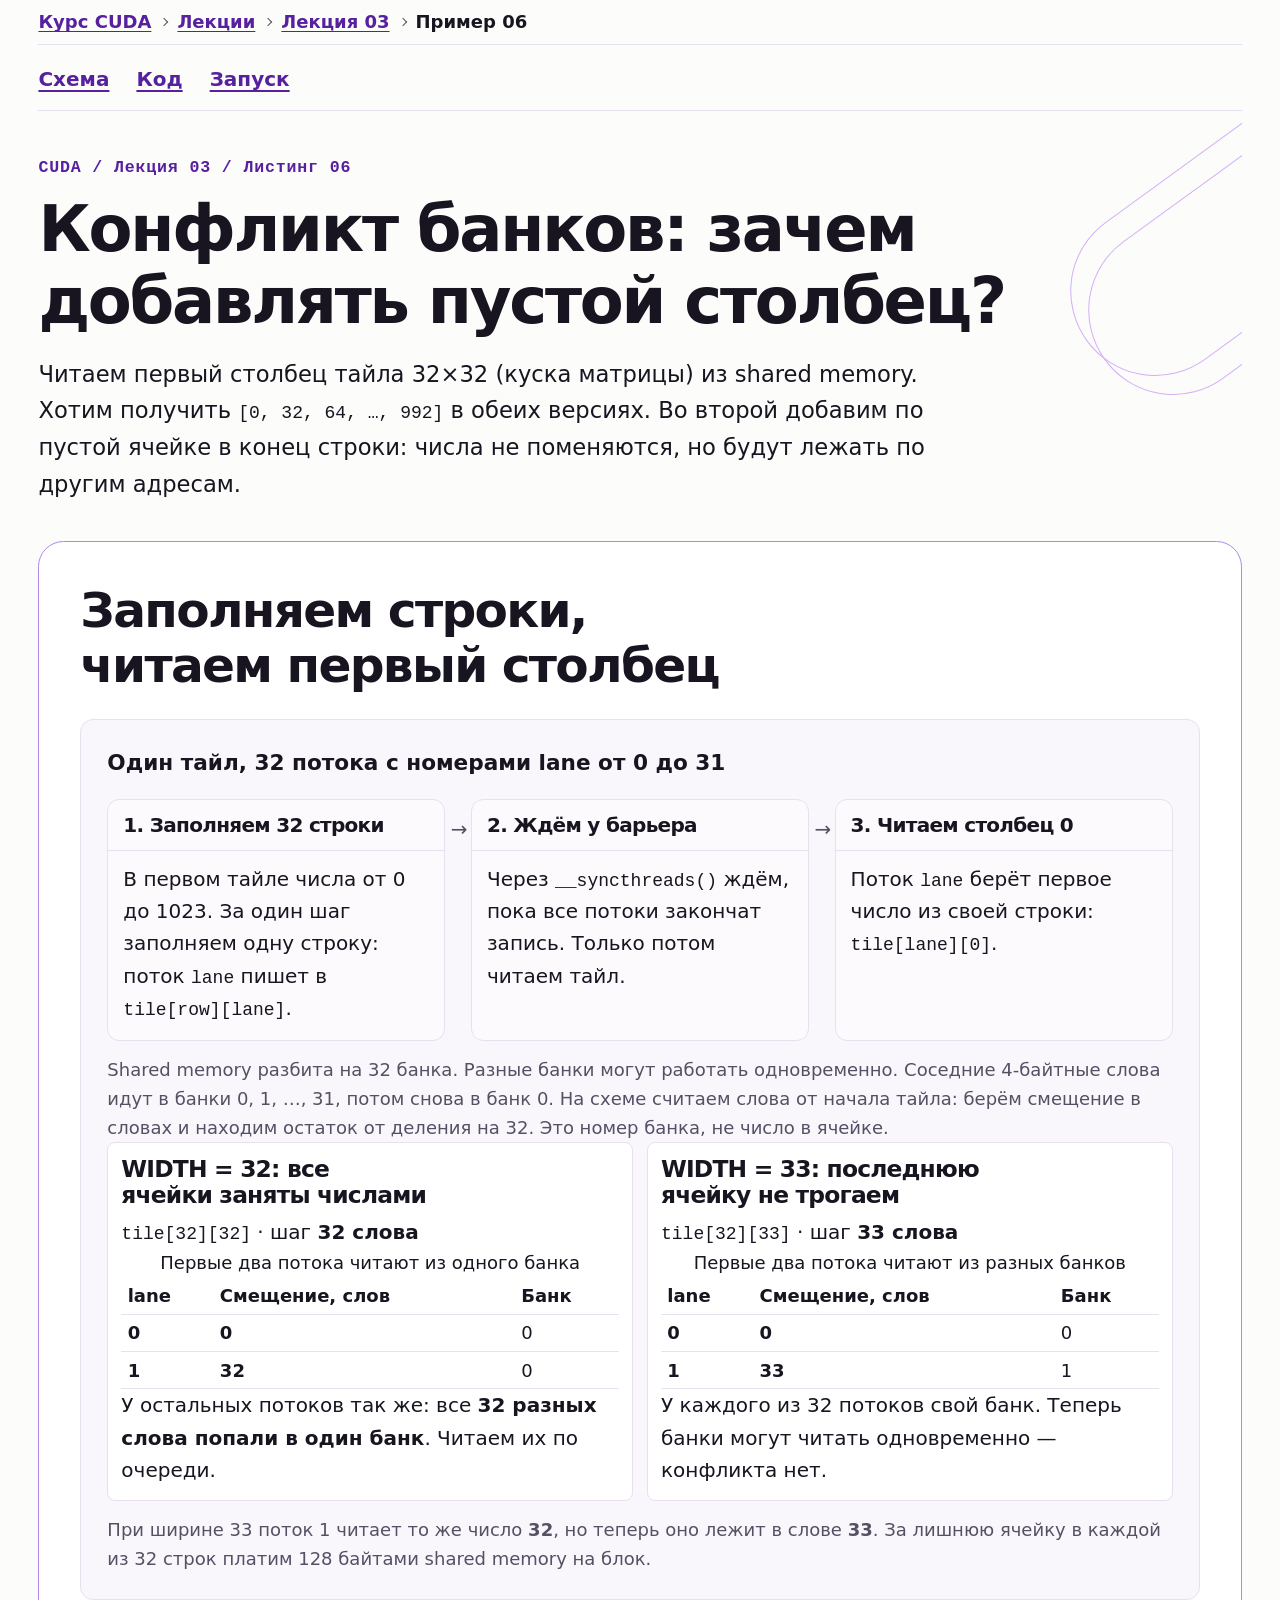
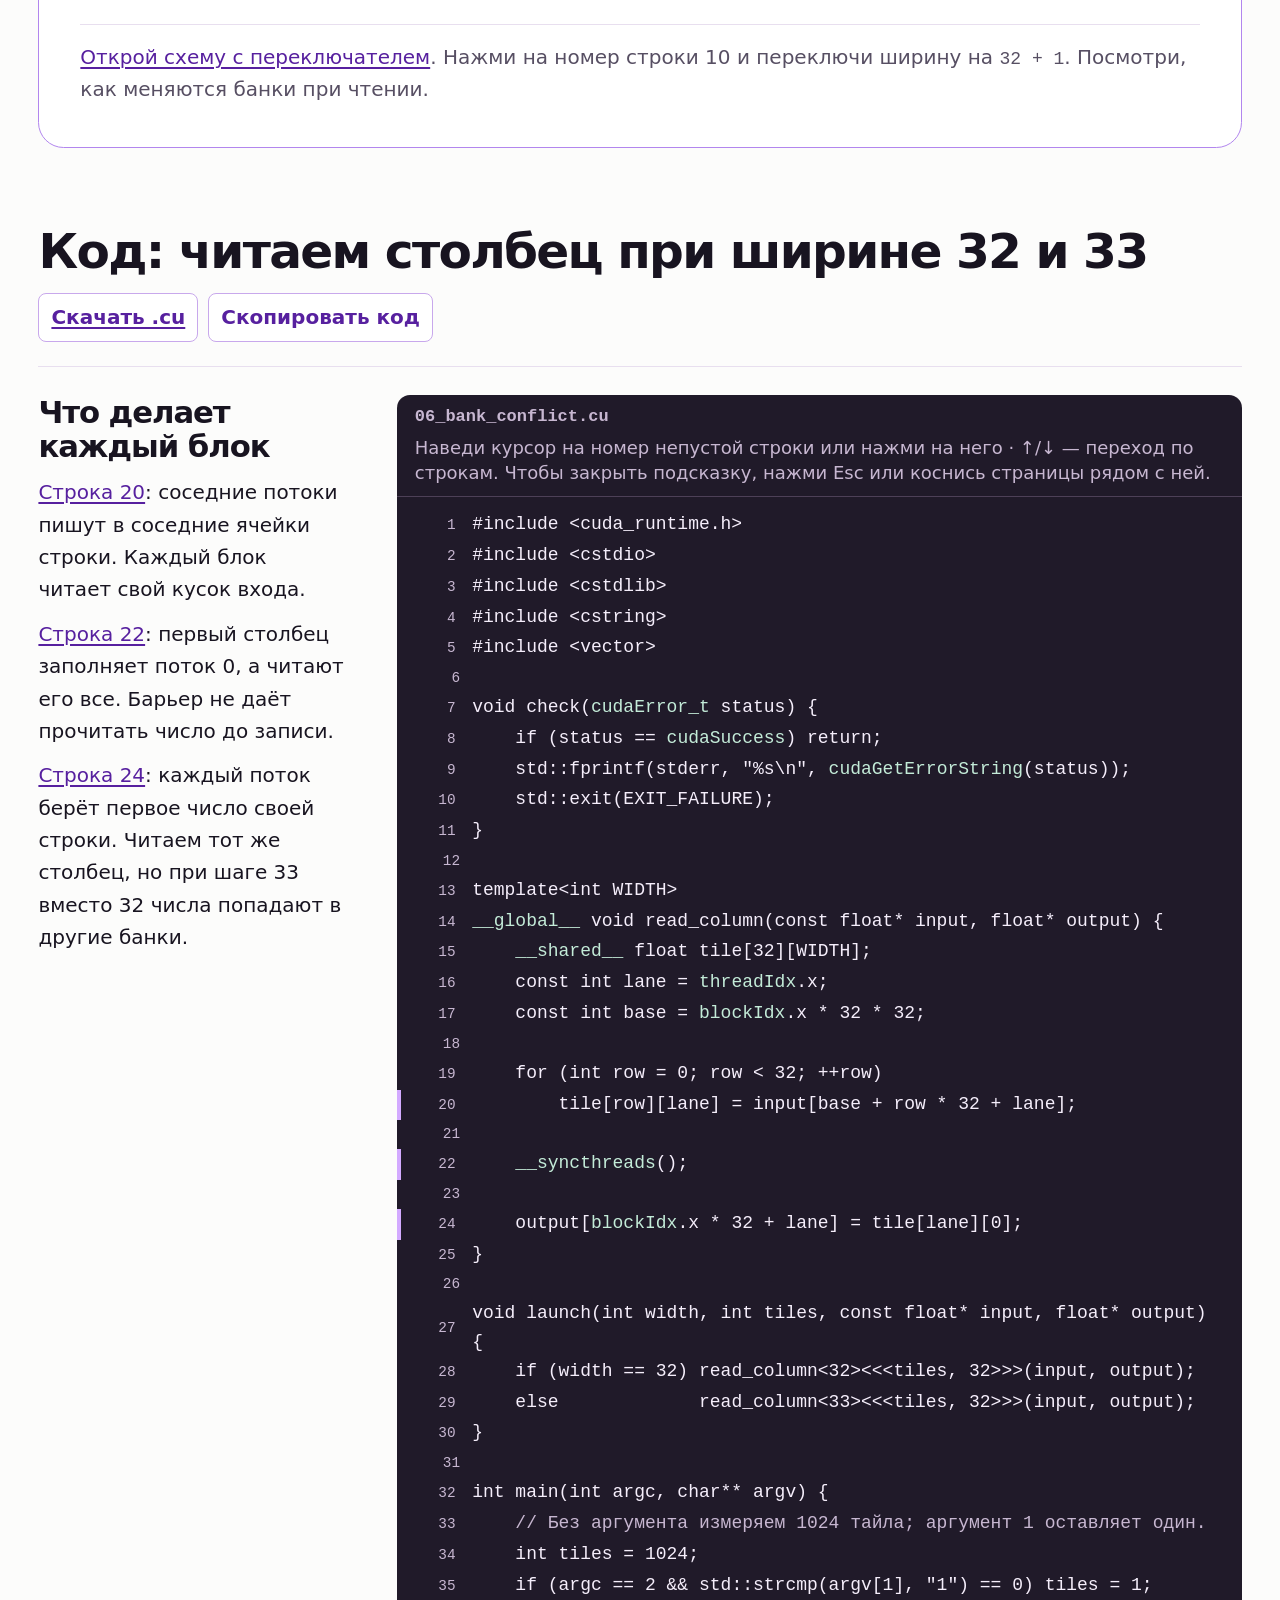
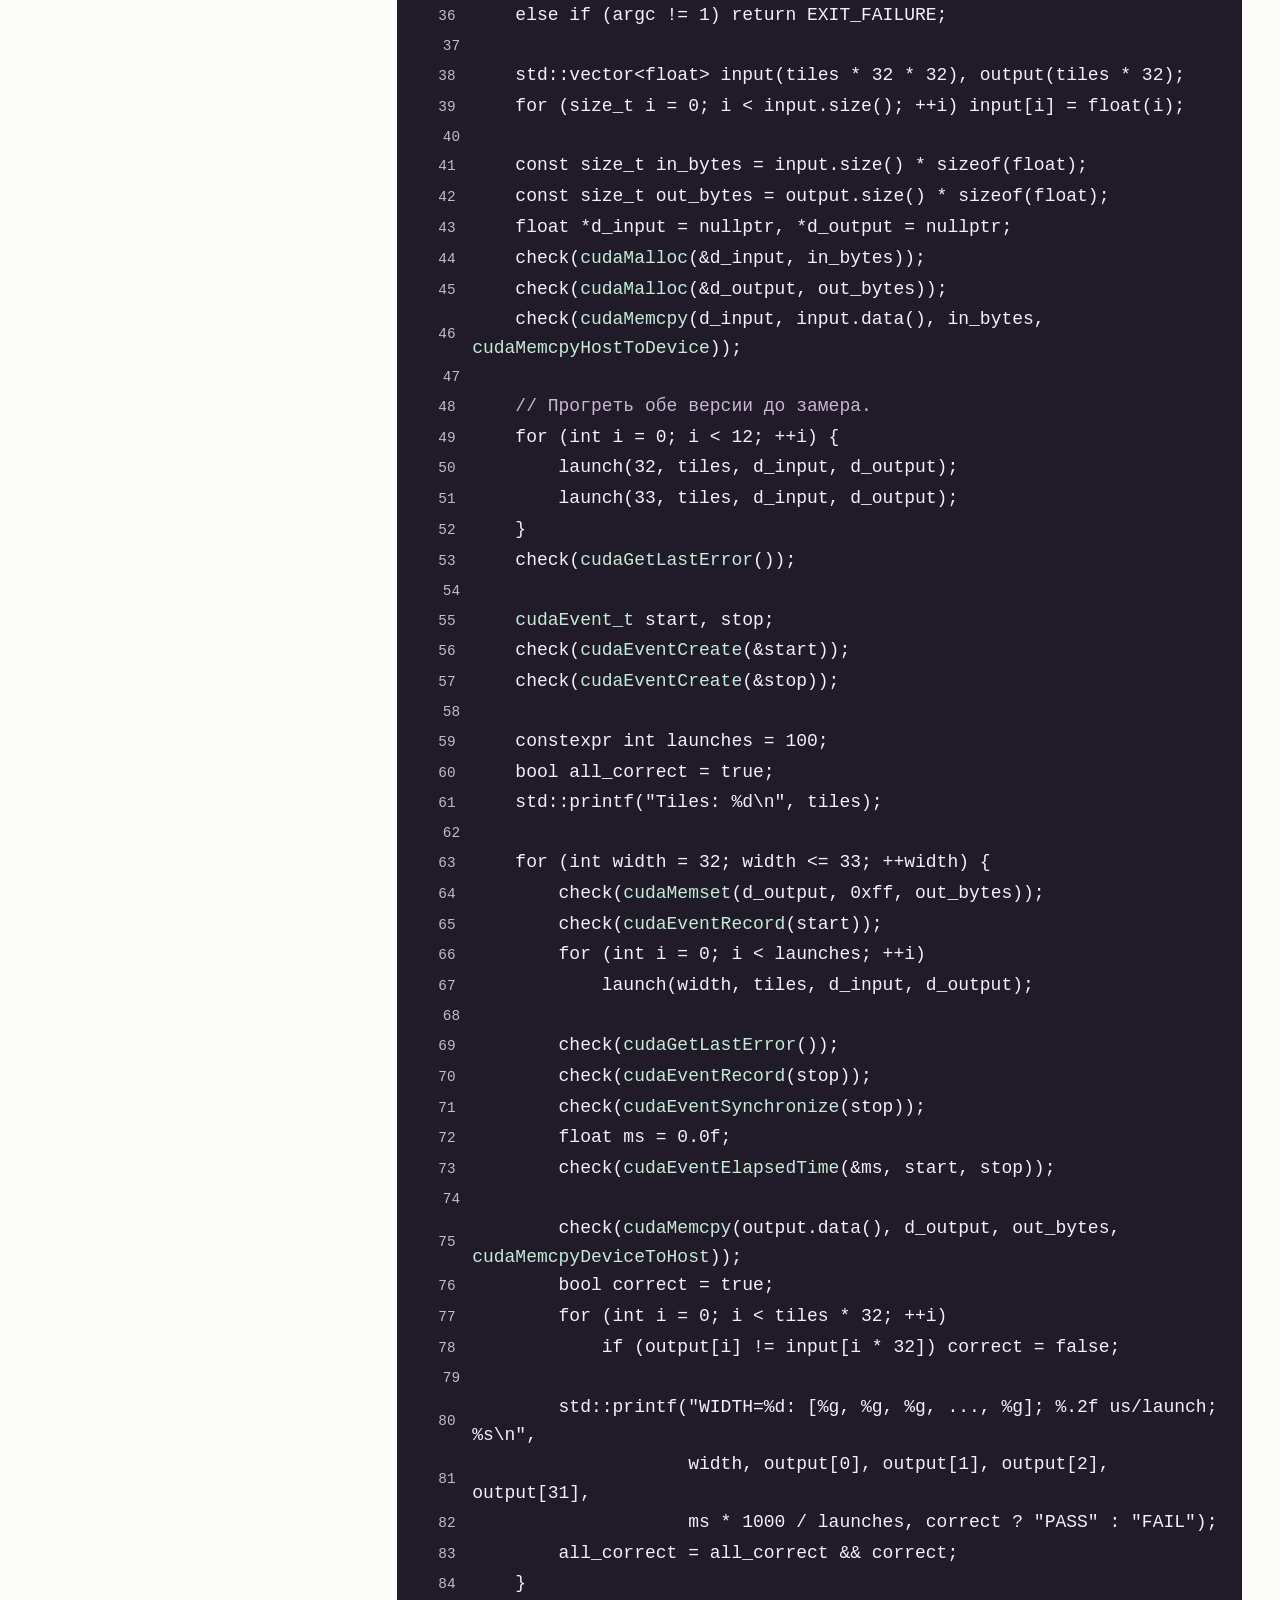
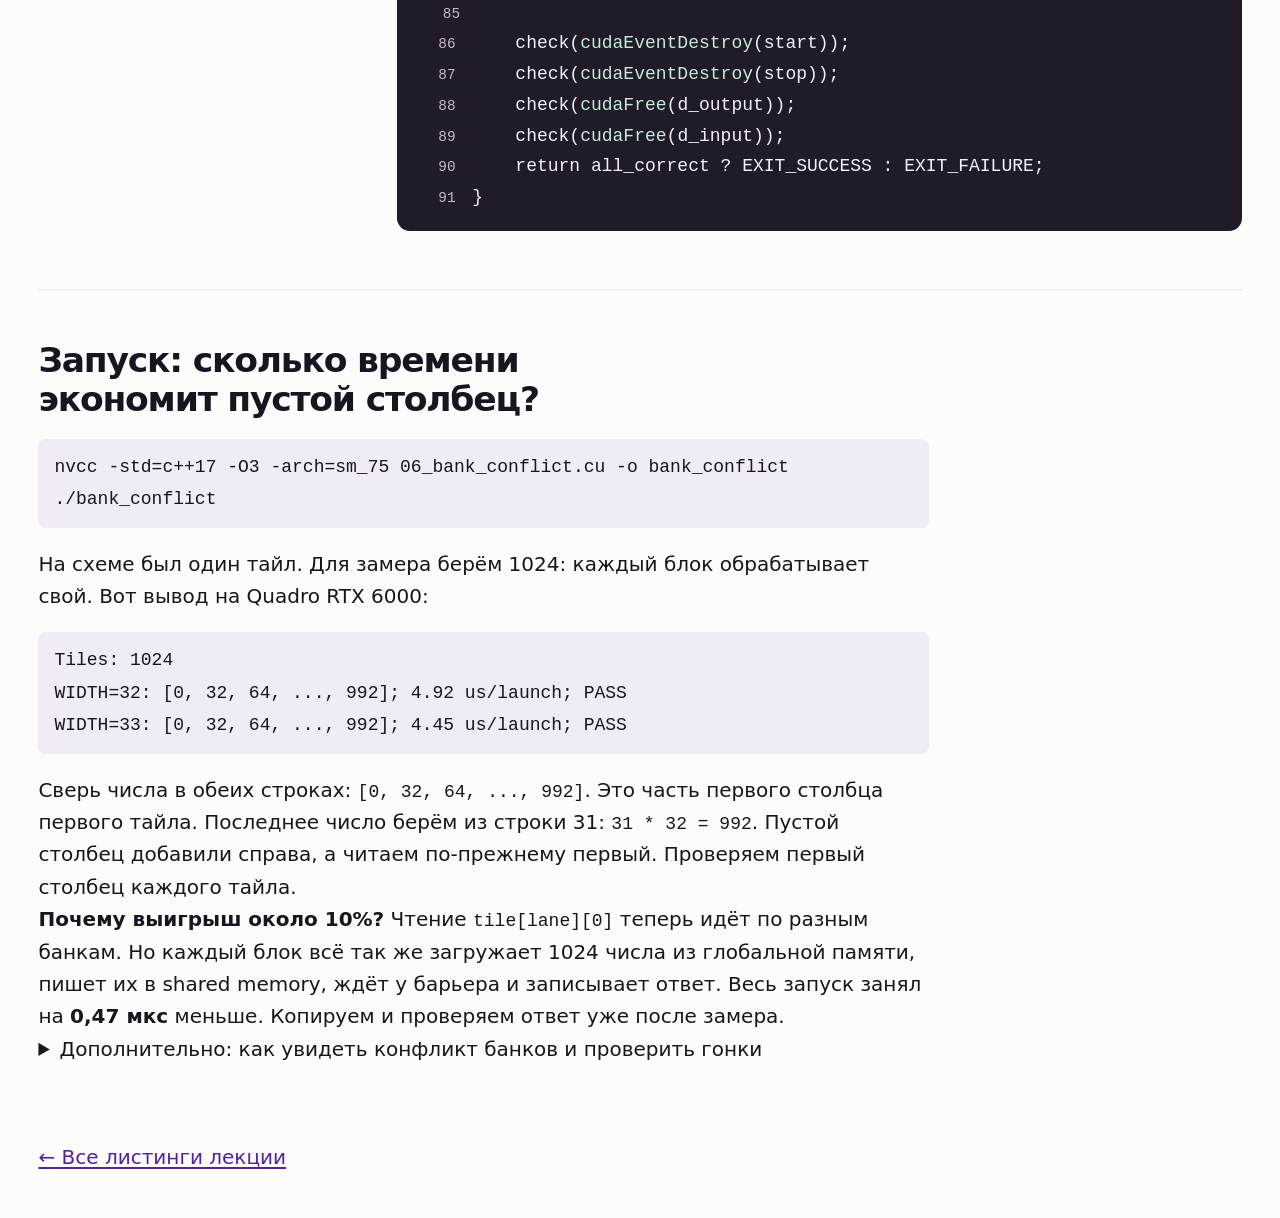
<file: docs/site/lectures/03-memory/06_bank_conflict.html>
<!doctype html>
<html lang="ru">
<head>
  <meta charset="utf-8">
  <meta name="viewport" content="width=device-width, initial-scale=1">
  <title>Конфликт банков: зачем добавлять пустой столбец? · CUDA / Лекция 03</title>
  <link rel="stylesheet" href="lesson.css">
<style>
  #banks code, .banks-hero code { font-size: 18px; }
  #banks .diagram-panel table { width: 100%; font-size: 18px; }
  #banks .figure-note { font-size: 18px; }
</style>
  <link rel="stylesheet" href="lesson-nav.css">
  <link rel="stylesheet" href="../../assets/site.css">
</head>
<body>
<main>
  <nav class="course-breadcrumbs" aria-label="Путь по курсу">
    <ol role="list">
      <li><a href="../../index.html">Курс CUDA</a></li>
      <li><a href="../index.html">Лекции</a></li>
      <li><a href="index.html">Лекция 03</a></li>
      <li><span aria-current="page">Пример 06</span></li>
    </ol>
  </nav>
  <nav class="lesson-topnav" aria-label="Разделы примера">
    <a href="#banks-flow-title">Схема</a>
    <a href="#banks-listing-title">Код</a>
    <a href="#banks-run-title">Запуск</a>
  </nav>
<header class="hero banks-hero">
  <p class="kicker">CUDA / Лекция 03 / Листинг 06</p>
  <h1>Конфликт банков: зачем добавлять пустой столбец?</h1>
  <p class="lead">Читаем первый столбец тайла 32×32 (куска матрицы) из shared memory. Хотим получить <code>[0, 32, 64, …, 992]</code> в обеих версиях. Во второй добавим по пустой ячейке в конец строки: числа не поменяются, но будут лежать по другим адресам.</p>
</header>
<article class="lesson-unit" id="banks">
  <section class="flow" aria-labelledby="banks-flow-title">
    <h2 id="banks-flow-title">Заполняем строки, читаем первый столбец</h2>
    <figure class="flow-figure" aria-labelledby="banks-figure-title">
      <figcaption id="banks-figure-title">Один тайл, 32 потока с номерами lane от 0 до 31</figcaption>
      <ol class="timeline">
        <li><h3>1. Заполняем 32 строки</h3><p class="step-copy">В первом тайле числа от 0 до 1023. За один шаг заполняем одну строку: поток <code>lane</code> пишет в <code>tile[row][lane]</code>.</p></li>
        <li><h3>2. Ждём у барьера</h3><p class="step-copy">Через <code>__syncthreads()</code> ждём, пока все потоки закончат запись. Только потом читаем тайл.</p></li>
        <li><h3>3. Читаем столбец 0</h3><p class="step-copy">Поток <code>lane</code> берёт первое число из своей строки: <code>tile[lane][0]</code>.</p></li>
      </ol>
      <p class="figure-note">Shared memory разбита на 32 банка. Разные банки могут работать одновременно. Соседние 4-байтные слова идут в банки 0, 1, …, 31, потом снова в банк 0. На схеме считаем слова от начала тайла: берём смещение в словах и находим остаток от деления на 32. Это номер банка, не число в ячейке.</p>
      <div class="diagram-grid">
        <section class="diagram-panel" aria-labelledby="banks-a-title">
          <h3 id="banks-a-title">WIDTH = 32: все ячейки заняты числами</h3>
          <p><code>tile[32][32]</code> · шаг <strong>32 слова</strong></p>
          <table>
            <caption>Первые два потока читают из одного банка</caption>
            <thead><tr><th scope="col">lane</th><th scope="col">Смещение, слов</th><th scope="col">Банк</th></tr></thead>
            <tbody>
              <tr><th scope="row">0</th><td><strong>0</strong></td><td>0</td></tr>
              <tr><th scope="row">1</th><td><strong>32</strong></td><td>0</td></tr>
            </tbody>
          </table>
          <p>У остальных потоков так же: все <strong>32 разных слова попали в один банк</strong>. Читаем их по очереди.</p>
        </section>
        <section class="diagram-panel" aria-labelledby="banks-b-title">
          <h3 id="banks-b-title">WIDTH = 33: последнюю ячейку не трогаем</h3>
          <p><code>tile[32][33]</code> · шаг <strong>33 слова</strong></p>
          <table>
            <caption>Первые два потока читают из разных банков</caption>
            <thead><tr><th scope="col">lane</th><th scope="col">Смещение, слов</th><th scope="col">Банк</th></tr></thead>
            <tbody>
              <tr><th scope="row">0</th><td><strong>0</strong></td><td>0</td></tr>
              <tr><th scope="row">1</th><td><strong>33</strong></td><td>1</td></tr>
            </tbody>
          </table>
          <p>У каждого из 32 потоков свой банк. Теперь банки могут читать одновременно — конфликта нет.</p>
        </section>
      </div>
      <p class="figure-note">При ширине 33 поток 1 читает то же число <strong>32</strong>, но теперь оно лежит в слове <strong>33</strong>. За лишнюю ячейку в каждой из 32 строк платим 128 байтами shared memory на блок.</p>
    </figure>
    <p class="flow-note"><a href="bank-demo.html#bank-demo">Открой схему с переключателем</a>. Нажми на номер строки 10 и переключи ширину на <code>32 + 1</code>. Посмотри, как меняются банки при чтении.</p>
  </section>
  <section class="listing" aria-labelledby="banks-listing-title">
    <header class="listing-header"><h2 id="banks-listing-title">Код: читаем столбец при ширине 32 и 33</h2><div class="actions"><a href="06_bank_conflict.cu" download>Скачать .cu</a><button type="button" data-copy="banks-code" hidden>Скопировать код</button><span class="sr-only" role="status"></span></div></header>
    <div class="listing-grid">
      <aside class="reading" aria-labelledby="banks-reading-title">
        <h3 id="banks-reading-title">Что делает каждый блок</h3>
        <p><a href="#banks-write">Строка 20</a>: соседние потоки пишут в соседние ячейки строки. Каждый блок читает свой кусок входа.</p>
        <p><a href="#banks-barrier">Строка 22</a>: первый столбец заполняет поток 0, а читают его все. Барьер не даёт прочитать число до записи.</p>
        <p><a href="#banks-read">Строка 24</a>: каждый поток берёт первое число своей строки. Читаем тот же столбец, но при шаге 33 вместо 32 числа попадают в другие банки.</p>
      </aside>
      <figure class="code-frame" id="banks-code">
  <figcaption>06_bank_conflict.cu<span class="hint-how" hidden>Наведи курсор на номер непустой строки или нажми на него · ↑/↓ — переход по строкам. Чтобы закрыть подсказку, нажми Esc или коснись страницы рядом с ней.</span></figcaption>
  <pre><code><span class="source-line" data-what="Подключаем заголовок CUDA Runtime." data-how="В нём объявлены функции для работы с памятью, событиями и ошибками." data-why="Они нужны, чтобы подготовить данные и замерить работу ядра."><span class="line-no" aria-hidden="true">1</span><span class="src">#include &lt;cuda_runtime.h&gt;</span></span>
<span class="source-line" data-what="Вывод результата." data-how="Объявляет std::printf и std::fprintf." data-why="Печатаем время, ответы и ошибки."><span class="line-no" aria-hidden="true">2</span><span class="src">#include &lt;cstdio&gt;</span></span>
<span class="source-line" data-what="Завершение программы." data-how="Объявляет std::exit и коды завершения." data-why="Сбой не должен выглядеть как успешная проверка."><span class="line-no" aria-hidden="true">3</span><span class="src">#include &lt;cstdlib&gt;</span></span>
<span class="source-line" data-what="Подключаем функции для работы со строками." data-how="Берём из этого заголовка std::strcmp." data-why="Режим одного тайла включается явно."><span class="line-no" aria-hidden="true">4</span><span class="src">#include &lt;cstring&gt;</span></span>
<span class="source-line" data-what="Массивы на CPU." data-how="std::vector хранит элементы подряд; data() даёт указатель на начало." data-why="Удобно выделить большие буферы вне стека."><span class="line-no" aria-hidden="true">5</span><span class="src">#include &lt;vector&gt;</span></span>
<span class="source-line"><span class="line-no" aria-hidden="true">6</span><span class="src"></span></span>
<span class="source-line" data-what="Проверяем, удался ли вызов CUDA." data-how="Передаём в check код, который вернула функция CUDA." data-why="Не продолжаем замер после ошибки."><span class="line-no" aria-hidden="true">7</span><span class="src">void check(<span class="call">cudaError_t</span> status) {</span></span>
<span class="source-line" data-what="Проверяем, вернула ли CUDA cudaSuccess." data-how="Если да, сразу выходим из check." data-why="Если нет, следующие строки напечатают ошибку."><span class="line-no" aria-hidden="true">8</span><span class="src">    if (status == <span class="call">cudaSuccess</span>) return;</span></span>
<span class="source-line" data-what="Печать ошибки CUDA." data-how="cudaGetErrorString переводит статус в текст." data-why="Видно, почему программа остановилась."><span class="line-no" aria-hidden="true">9</span><span class="src">    std::fprintf(stderr, "%s\n", <span class="call">cudaGetErrorString</span>(status));</span></span>
<span class="source-line" data-what="Остановка с ошибкой." data-how="Возвращаем оболочке код неудачи." data-why="Не продолжаем замер после сбоя."><span class="line-no" aria-hidden="true">10</span><span class="src">    std::exit(EXIT_FAILURE);</span></span>
<span class="source-line" data-what="Закончили check." data-how="При ошибке программа уже остановилась. Без ошибки вышли через return." data-why="Дальше — ядро для обеих ширин тайла."><span class="line-no" aria-hidden="true">11</span><span class="src">}</span></span>
<span class="source-line"><span class="line-no" aria-hidden="true">12</span><span class="src"></span></span>
<span class="source-line" data-what="Готовим два ядра с разной шириной." data-how="WIDTH — параметр шаблона. Компилятор отдельно собирает read_column&lt;32&gt; и read_column&lt;33&gt; и в каждом заранее знает размер tile." data-why="Код один и тот же. Меняем только шаг между строками в shared memory."><span class="line-no" aria-hidden="true">13</span><span class="src">template&lt;int WIDTH&gt;</span></span>
<span class="source-line" data-what="Из каждого тайла берём первый столбец." data-how="На GPU передаём input и output. Каждый блок читает свой тайл и пишет свой столбец." data-why="Один блок показывает, как это работает. Для замера повторяем работу на 1024 тайлах."><span class="line-no" aria-hidden="true">14</span><span class="src"><span class="call">__global__</span> void read_column(const float* input, float* output) {</span></span>
<span class="source-line" data-what="Выделяем массив tile в shared memory блока." data-how="В каждой из 32 строк пишем в ячейки 0…31. При WIDTH = 33 ячейку 32 не трогаем." data-why="Этот пустой столбец (padding) меняет шаг между началами строк с 32 до 33 слов."><span class="line-no" aria-hidden="true">15</span><span class="src">    <span class="call">__shared__</span> float tile[32][WIDTH];</span></span>
<span class="source-line" data-what="Берём номер потока в блоке." data-how="Здесь весь блок — один warp. У его потоков номера lane от 0 до 31." data-why="При записи lane — номер столбца, при чтении — номер строки."><span class="line-no" aria-hidden="true">16</span><span class="src">    const int lane = <span class="call">threadIdx</span>.x;</span></span>
<span class="source-line" data-what="Находим начало тайла во входном массиве." data-how="На каждый блок приходится 32 × 32 числа. Например, блок 1 начинает с input[1024]." data-why="Блоки читают разные куски входа. Лишний столбец есть только в shared memory."><span class="line-no" aria-hidden="true">17</span><span class="src">    const int base = <span class="call">blockIdx</span>.x * 32 * 32;</span></span>
<span class="source-line"><span class="line-no" aria-hidden="true">18</span><span class="src"></span></span>
<span class="source-line" data-what="Заполняем тайл строка за строкой." data-how="На каждом шаге все потоки работают с одним row. Каждый пишет в свой столбец lane." data-why="За этот шаг соседние потоки пишут в соседние ячейки."><span class="line-no" aria-hidden="true">19</span><span class="src">    for (int row = 0; row &lt; 32; ++row)</span></span>
<span class="source-line key" id="banks-write" data-what="Пишем одно число в tile[row][lane]." data-how="Во входе всегда по 32 числа в строке, поэтому читаем индекс base + row * 32 + lane. В tile ширина строки может быть 33." data-why="Сдвигаем ячейки только в shared memory. Числа из input берём те же."><span class="line-no" aria-hidden="true">20</span><span class="src">        tile[row][lane] = input[base + row * 32 + lane];</span></span>
<span class="source-line"><span class="line-no" aria-hidden="true">21</span><span class="src"></span></span>
<span class="source-line key" id="banks-barrier" data-what="Ждём, пока все потоки блока запишут тайл." data-how="Первый столбец записал поток 0, а после барьера его читают все потоки. К этому моменту записи в tile видны всему блоку." data-why="Без барьера поток мог бы прочитать чужую ячейку до записи. Это гонка, а не конфликт банков."><span class="line-no" aria-hidden="true">22</span><span class="src">    <span class="call">__syncthreads</span>();</span></span>
<span class="source-line"><span class="line-no" aria-hidden="true">23</span><span class="src"></span></span>
<span class="source-line key" id="banks-read" data-what="Читаем первый столбец и записываем результат." data-how="Потоки 0 и 1 читают tile[0][0] и tile[1][0]. При ширине 32 это слова 0 и 32 одного банка, при ширине 33 — слова 0 и 33 разных банков. В output у каждого блока свои 32 ячейки." data-why="Меняем банки, но не числа и не место записи результата."><span class="line-no" aria-hidden="true">24</span><span class="src">    output[<span class="call">blockIdx</span>.x * 32 + lane] = tile[lane][0];</span></span>
<span class="source-line" data-what="Закончили работу ядра." data-how="У каждого потока одно число в выходном массиве." data-why="После завершения ядра можно скопировать все столбцы на CPU."><span class="line-no" aria-hidden="true">25</span><span class="src">}</span></span>
<span class="source-line"><span class="line-no" aria-hidden="true">26</span><span class="src"></span></span>
<span class="source-line" data-what="На CPU выбираем, какое ядро запустить." data-how="width выбирает одну из двух готовых версий ядра, tiles — число блоков." data-why="Внутри ядра ширина уже известна и не меняется."><span class="line-no" aria-hidden="true">27</span><span class="src">void launch(int width, int tiles, const float* input, float* output) {</span></span>
<span class="source-line" data-what="Запускаем ядро без отступа." data-how="Берём tiles блоков по 32 потока. При WIDTH = 32 начала строк tile идут с шагом 32 слова." data-why="При чтении столбца потоки попадают в один банк."><span class="line-no" aria-hidden="true">28</span><span class="src">    if (width == 32) read_column&lt;32&gt;&lt;&lt;&lt;tiles, 32&gt;&gt;&gt;(input, output);</span></span>
<span class="source-line" data-what="Запускаем ядро с отступом." data-how="Блоков и потоков столько же. При WIDTH = 33 начала строк tile идут с шагом 33 слова." data-why="При чтении столбца адреса идут по разным банкам."><span class="line-no" aria-hidden="true">29</span><span class="src">    else             read_column&lt;33&gt;&lt;&lt;&lt;tiles, 32&gt;&gt;&gt;(input, output);</span></span>
<span class="source-line" data-what="Закончили выбор ядра." data-how="Один вызов launch поставил ядро нужной ширины в очередь." data-why="CPU может поставить следующий запуск, не ожидая этого."><span class="line-no" aria-hidden="true">30</span><span class="src">}</span></span>
<span class="source-line"><span class="line-no" aria-hidden="true">31</span><span class="src"></span></span>
<span class="source-line" data-what="Стартуем программу на CPU." data-how="argc — число аргументов вместе с именем программы. В argv лежат сами строки." data-why="Можно передать 1 и посмотреть работу одного тайла в профилировщике."><span class="line-no" aria-hidden="true">32</span><span class="src">int main(int argc, char** argv) {</span></span>
<span class="source-line" data-what="Выбираем число тайлов." data-how="Без аргумента берём 1024, с аргументом 1 — один." data-why="Один тайл удобно сравнить со схемой."><span class="line-no" aria-hidden="true">33</span><span class="src"><span class="comment">    // Без аргумента измеряем 1024 тайла; аргумент 1 оставляет один.</span></span></span>
<span class="source-line" data-what="По умолчанию берём 1024 тайла." data-how="Каждый блок обрабатывает по одному тайлу." data-why="На одном тайле вклад чтения мал относительно всего запуска."><span class="line-no" aria-hidden="true">34</span><span class="src">    int tiles = 1024;</span></span>
<span class="source-line" data-what="Проверяем, попросили ли один тайл." data-how="argc == 2 означает один аргумент после имени программы. strcmp возвращает 0, если argv[1] — строка 1." data-why="Команда ./bank_conflict 1 запустит один блок: как на схеме."><span class="line-no" aria-hidden="true">35</span><span class="src">    if (argc == 2 &amp;&amp; std::strcmp(argv[1], "1") == 0) tiles = 1;</span></span>
<span class="source-line" data-what="Не принимаем другие аргументы." data-how="Если аргументы есть, но строка выше их не приняла, возвращаем EXIT_FAILURE." data-why="Других размеров в учебном запуске не вводим."><span class="line-no" aria-hidden="true">36</span><span class="src">    else if (argc != 1) return EXIT_FAILURE;</span></span>
<span class="source-line"><span class="line-no" aria-hidden="true">37</span><span class="src"></span></span>
<span class="source-line" data-what="Готовим вход и выход на CPU." data-how="Во входе по 32 × 32 числа на тайл. В выходе только по 32 — первый столбец каждого тайла." data-why="На каждый тайл приходится один выходной столбец, и все его значения проверяются."><span class="line-no" aria-hidden="true">38</span><span class="src">    std::vector&lt;float&gt; input(tiles * 32 * 32), output(tiles * 32);</span></span>
<span class="source-line" data-what="Пишем в input[i] число i." data-how="Первый тайл начинается с 0, второй — с 1024." data-why="Тогда первый столбец легко проверить: читаем каждое 32-е число входа."><span class="line-no" aria-hidden="true">39</span><span class="src">    for (size_t i = 0; i &lt; input.size(); ++i) input[i] = float(i);</span></span>
<span class="source-line"><span class="line-no" aria-hidden="true">40</span><span class="src"></span></span>
<span class="source-line" data-what="Считаем размер входного буфера." data-how="Умножаем число элементов на sizeof(float)." data-why="cudaMalloc и cudaMemcpy принимают байты, а не количество чисел."><span class="line-no" aria-hidden="true">41</span><span class="src">    const size_t in_bytes = input.size() * sizeof(float);</span></span>
<span class="source-line" data-what="Считаем размер выходного буфера." data-how="В output меньше чисел: только первые столбцы. Умножаем output.size() на sizeof(float)." data-why="cudaMalloc и cudaMemcpy принимают байты, а не количество чисел."><span class="line-no" aria-hidden="true">42</span><span class="src">    const size_t out_bytes = output.size() * sizeof(float);</span></span>
<span class="source-line" data-what="Два адреса GPU." data-how="Будут указывать на вход и выход в памяти устройства." data-why="Источник и результат не перезаписывают друг друга."><span class="line-no" aria-hidden="true">43</span><span class="src">    float *d_input = nullptr, *d_output = nullptr;</span></span>
<span class="source-line" data-what="Выделяем входной буфер на GPU." data-how="Просим in_bytes байт. CUDA пишет адрес в d_input." data-why="Выделение происходит до замера."><span class="line-no" aria-hidden="true">44</span><span class="src">    check(<span class="call">cudaMalloc</span>(&amp;d_input, in_bytes));</span></span>
<span class="source-line" data-what="Выделяем выходной буфер на GPU." data-how="Просим out_bytes байт. CUDA пишет адрес в d_output." data-why="Выделение происходит до замера."><span class="line-no" aria-hidden="true">45</span><span class="src">    check(<span class="call">cudaMalloc</span>(&amp;d_output, out_bytes));</span></span>
<span class="source-line" data-what="Копируем вход на GPU." data-how="Из input.data() копируем in_bytes байт в d_input. Направление — CPU → GPU." data-why="Копия сделана до измерения."><span class="line-no" aria-hidden="true">46</span><span class="src">    check(<span class="call">cudaMemcpy</span>(d_input, input.data(), in_bytes, <span class="call">cudaMemcpyHostToDevice</span>));</span></span>
<span class="source-line"><span class="line-no" aria-hidden="true">47</span><span class="src"></span></span>
<span class="source-line" data-what="Сначала прогреваем оба ядра." data-how="Ставим запуски с WIDTH = 32 и WIDTH = 33 до первой отметки времени." data-why="Первые запуски не попадут в замер."><span class="line-no" aria-hidden="true">48</span><span class="src"><span class="comment">    // Прогреть обе версии до замера.</span></span></span>
<span class="source-line" data-what="Двенадцать повторений прогрева." data-how="Ставим запуски обеих версий в очередь до меток." data-why="Не измеряем первые вызовы после подготовки данных."><span class="line-no" aria-hidden="true">49</span><span class="src">    for (int i = 0; i &lt; 12; ++i) {</span></span>
<span class="source-line" data-what="Прогрев без отступа." data-how="Ставим в очередь запуск с WIDTH = 32 до замера." data-why="Первые запуски не входят в измерение."><span class="line-no" aria-hidden="true">50</span><span class="src">        launch(32, tiles, d_input, d_output);</span></span>
<span class="source-line" data-what="Прогрев с отступом." data-how="Ставим в ту же очередь запуск с WIDTH = 33." data-why="Сравниваем обе версии после прогрева."><span class="line-no" aria-hidden="true">51</span><span class="src">        launch(33, tiles, d_input, d_output);</span></span>
<span class="source-line" data-what="Закончили ставить запуски для прогрева." data-how="Метка start пойдёт в очереди после них." data-why="Время прогрева не попадёт в замер."><span class="line-no" aria-hidden="true">52</span><span class="src">    }</span></span>
<span class="source-line" data-what="Проверяем запуск." data-how="Получаем код ошибки запуска. Этот вызов не ждёт выполнения ядер." data-why="Ошибки выполнения проверяет также последующее ожидание."><span class="line-no" aria-hidden="true">53</span><span class="src">    check(<span class="call">cudaGetLastError</span>());</span></span>
<span class="source-line"><span class="line-no" aria-hidden="true">54</span><span class="src"></span></span>
<span class="source-line" data-what="Заводим два события CUDA: start и stop." data-how="cudaEvent_t — тип дескриптора. Сначала создаём события, потом ставим их в ту же очередь, что и ядра." data-why="Нам нужен интервал на GPU, а не время вызова запуска на CPU."><span class="line-no" aria-hidden="true">55</span><span class="src">    <span class="call">cudaEvent_t</span> start, stop;</span></span>
<span class="source-line" data-what="Создаём событие start." data-how="CUDA пишет дескриптор в start. Время отметим позже, когда поставим событие в очередь через cudaEventRecord." data-why="Событие можно использовать для серии запусков."><span class="line-no" aria-hidden="true">56</span><span class="src">    check(<span class="call">cudaEventCreate</span>(&amp;start));</span></span>
<span class="source-line" data-what="Создаём событие stop." data-how="CUDA пишет второй дескриптор в stop." data-why="По отметкам начала и конца узнаем длительность серии."><span class="line-no" aria-hidden="true">57</span><span class="src">    check(<span class="call">cudaEventCreate</span>(&amp;stop));</span></span>
<span class="source-line"><span class="line-no" aria-hidden="true">58</span><span class="src"></span></span>
<span class="source-line" data-what="Повторы для замера." data-how="В один интервал помещаем 100 одинаковых запусков." data-why="Один короткий запуск измерять шумно; берём среднее по серии."><span class="line-no" aria-hidden="true">59</span><span class="src">    constexpr int launches = 100;</span></span>
<span class="source-line" data-what="Итог двух проверок." data-how="Начинаем с успеха. Ошибка любого варианта сделает результат ложным." data-why="Возвращаем успех только после двух правильных ответов."><span class="line-no" aria-hidden="true">60</span><span class="src">    bool all_correct = true;</span></span>
<span class="source-line" data-what="Размер измеряемой работы." data-how="Программа сообщает, сколько тайлов обрабатывает каждый запуск: 1 или 1024." data-why="Результаты разных размеров нельзя сравнивать как времена одного тайла."><span class="line-no" aria-hidden="true">61</span><span class="src">    std::printf("Tiles: %d\n", tiles);</span></span>
<span class="source-line"><span class="line-no" aria-hidden="true">62</span><span class="src"></span></span>
<span class="source-line" data-what="Измеряем обе ширины." data-how="Первый проход использует 32, второй — 33. Вход и число блоков остаются прежними." data-why="Меняем только наличие отступа в shared memory."><span class="line-no" aria-hidden="true">63</span><span class="src">    for (int width = 32; width &lt;= 33; ++width) {</span></span>
<span class="source-line" data-what="Готовим выход так, чтобы заметить пропущенную запись." data-how="cudaMemset пишет 0xff в каждый байт d_output, всего out_bytes байт. В float эти биты дают NaN, а не число 255." data-why="NaN не совпадает ни с одним ожидаемым числом, даже с нулём. Заполняем буфер до замера."><span class="line-no" aria-hidden="true">64</span><span class="src">        check(<span class="call">cudaMemset</span>(d_output, 0xff, out_bytes));</span></span>
<span class="source-line" data-what="Ставим start перед серией." data-how="Очередь не передаём, поэтому берётся очередь по умолчанию (default stream). CUDA отметит время, когда дойдёт до start." data-why="Прогрев и подготовка выхода идут до этой метки."><span class="line-no" aria-hidden="true">65</span><span class="src">        check(<span class="call">cudaEventRecord</span>(start));</span></span>
<span class="source-line" data-what="Повторяем один запуск." data-how="Цикл на CPU ставит launches ядер подряд в одну очередь." data-why="Метки измеряют весь интервал между началом и концом серии."><span class="line-no" aria-hidden="true">66</span><span class="src">        for (int i = 0; i &lt; launches; ++i)</span></span>
<span class="source-line" data-what="Запускаем ядро для выбранной ширины." data-how="В каждом блоке потоки заполняют tile, ждут друг друга у барьера и читают первый столбец." data-why="Меряем всё ядро, а не только чтение столбца."><span class="line-no" aria-hidden="true">67</span><span class="src">            launch(width, tiles, d_input, d_output);</span></span>
<span class="source-line"><span class="line-no" aria-hidden="true">68</span><span class="src"></span></span>
<span class="source-line" data-what="Проверяем запуск." data-how="Получаем код ошибки запуска. Этот вызов не ждёт выполнения ядер." data-why="Ошибки выполнения проверяет также последующее ожидание."><span class="line-no" aria-hidden="true">69</span><span class="src">        check(<span class="call">cudaGetLastError</span>());</span></span>
<span class="source-line" data-what="Ставим stop за последним запуском." data-how="В той же очереди CUDA дойдёт до stop и отметит время, когда все запуски серии закончатся." data-why="Копирование и проверка будут уже после метки."><span class="line-no" aria-hidden="true">70</span><span class="src">        check(<span class="call">cudaEventRecord</span>(stop));</span></span>
<span class="source-line" data-what="Ждём отметку конца." data-how="CPU ждёт, пока GPU дойдёт до stop. Все измеряемые запуски перед ним уже завершатся." data-why="Только теперь можно запросить длительность и читать результат."><span class="line-no" aria-hidden="true">71</span><span class="src">        check(<span class="call">cudaEventSynchronize</span>(stop));</span></span>
<span class="source-line" data-what="Место для времени." data-how="cudaEventElapsedTime запишет в ms миллисекунды." data-why="Это время всей серии, не одного запуска."><span class="line-no" aria-hidden="true">72</span><span class="src">        float ms = 0.0f;</span></span>
<span class="source-line" data-what="Узнаём, сколько шла серия." data-how="CUDA берёт разницу между отметками start и stop и пишет в ms миллисекунды." data-why="Чтобы получить время одного запуска, в выводе делим на количество повторов."><span class="line-no" aria-hidden="true">73</span><span class="src">        check(<span class="call">cudaEventElapsedTime</span>(&amp;ms, start, stop));</span></span>
<span class="source-line"><span class="line-no" aria-hidden="true">74</span><span class="src"></span></span>
<span class="source-line" data-what="Забираем первые столбцы на CPU." data-how="После stop копируем out_bytes байт из d_output в output.data()." data-why="Передача на CPU происходит вне замера; теперь можно проверить значения."><span class="line-no" aria-hidden="true">75</span><span class="src">        check(<span class="call">cudaMemcpy</span>(output.data(), d_output, out_bytes, <span class="call">cudaMemcpyDeviceToHost</span>));</span></span>
<span class="source-line" data-what="Начало проверки." data-how="Любое неверное значение ниже сбросит флаг." data-why="Время не считается подтверждением правильности."><span class="line-no" aria-hidden="true">76</span><span class="src">        bool correct = true;</span></span>
<span class="source-line" data-what="Проверяем первые столбцы всех тайлов." data-how="По 32 значения на каждый из tiles блоков." data-why="Четыре напечатанных числа — только образец ответа."><span class="line-no" aria-hidden="true">77</span><span class="src">        for (int i = 0; i &lt; tiles * 32; ++i)</span></span>
<span class="source-line" data-what="Проверяем число с индексом i." data-how="В output[i] должно лежать первое число строки i: input[i * 32]. Так идём и через границы тайлов." data-why="Лишний столбец только в shared memory, поэтому ждём те же числа для обеих ширин."><span class="line-no" aria-hidden="true">78</span><span class="src">            if (output[i] != input[i * 32]) correct = false;</span></span>
<span class="source-line"><span class="line-no" aria-hidden="true">79</span><span class="src"></span></span>
<span class="source-line" data-what="Печатаем часть ответа, время и проверку." data-how="Печатаем данные после проверки." data-why="Можно сравнить оба варианта."><span class="line-no" aria-hidden="true">80</span><span class="src">        std::printf("WIDTH=%d: [%g, %g, %g, ..., %g]; %.2f us/launch; %s\n",</span></span>
<span class="source-line" data-what="Показываем ширину и четыре числа из первого столбца." data-how="Берём первые три и последнее: output[0], output[1], output[2] и output[31]." data-why="По выводу видно, что отступ не изменил значения."><span class="line-no" aria-hidden="true">81</span><span class="src">                    width, output[0], output[1], output[2], output[31],</span></span>
<span class="source-line" data-what="Время и статус." data-how="Миллисекунды умножаем на 1000 и делим на launches: получаем микросекунды на запуск. PASS означает, что правильны все столбцы." data-why="Два времени относятся к одной и той же работе."><span class="line-no" aria-hidden="true">82</span><span class="src">                    ms * 1000 / launches, correct ? "PASS" : "FAIL");</span></span>
<span class="source-line" data-what="Запоминаем, прошли ли обе проверки." data-how="all_correct останется true, только если и прежний итог, и текущий correct равны true." data-why="Успех второго варианта не скрывает ошибку первого."><span class="line-no" aria-hidden="true">83</span><span class="src">        all_correct = all_correct &amp;&amp; correct;</span></span>
<span class="source-line" data-what="Закончили измерять одну ширину." data-how="После 32 переходим к 33. После 33 цикл заканчивается." data-why="Для каждой ширины печатаем своё время и итог проверки."><span class="line-no" aria-hidden="true">84</span><span class="src">    }</span></span>
<span class="source-line"><span class="line-no" aria-hidden="true">85</span><span class="src"></span></span>
<span class="source-line" data-what="Удаляем событие CUDA." data-how="Метка уже прочитана и больше не используется." data-why="Освобождаем ресурс замера."><span class="line-no" aria-hidden="true">86</span><span class="src">    check(<span class="call">cudaEventDestroy</span>(start));</span></span>
<span class="source-line" data-what="Удаляем событие CUDA." data-how="Метка уже прочитана и больше не используется." data-why="Освобождаем ресурс замера."><span class="line-no" aria-hidden="true">87</span><span class="src">    check(<span class="call">cudaEventDestroy</span>(stop));</span></span>
<span class="source-line" data-what="Освобождаем выходной буфер на GPU." data-how="Возвращаем память, выделенную через cudaMalloc." data-why="Эти данные уже проверены."><span class="line-no" aria-hidden="true">88</span><span class="src">    check(<span class="call">cudaFree</span>(d_output));</span></span>
<span class="source-line" data-what="Освобождаем входной буфер на GPU." data-how="Возвращаем память, выделенную через cudaMalloc." data-why="Эти данные уже проверены."><span class="line-no" aria-hidden="true">89</span><span class="src">    check(<span class="call">cudaFree</span>(d_input));</span></span>
<span class="source-line" data-what="Код завершения." data-how="Успех — только при правильных результатах." data-why="Ошибка даёт ненулевой статус."><span class="line-no" aria-hidden="true">90</span><span class="src">    return all_correct ? EXIT_SUCCESS : EXIT_FAILURE;</span></span>
<span class="source-line" data-what="Закончили main." data-how="Освободили буферы и события CUDA." data-why="Оболочка получит общий итог двух проверок."><span class="line-no" aria-hidden="true">91</span><span class="src">}</span></span></code></pre>
</figure>
    </div>
  </section>
  <section class="run" aria-labelledby="banks-run-title">
    <h2 id="banks-run-title">Запуск: сколько времени экономит пустой столбец?</h2>
    <pre><code>nvcc -std=c++17 -O3 -arch=sm_75 06_bank_conflict.cu -o bank_conflict
./bank_conflict</code></pre>
    <p>На схеме был один тайл. Для замера берём 1024: каждый блок обрабатывает свой. Вот вывод на Quadro RTX 6000:</p>
    <pre><code>Tiles: 1024
WIDTH=32: [0, 32, 64, ..., 992]; 4.92 us/launch; PASS
WIDTH=33: [0, 32, 64, ..., 992]; 4.45 us/launch; PASS</code></pre>
    <p>Сверь числа в обеих строках: <code>[0, 32, 64, ..., 992]</code>. Это часть первого столбца первого тайла. Последнее число берём из строки 31: <code>31 * 32 = 992</code>. Пустой столбец добавили справа, а читаем по-прежнему первый. Проверяем первый столбец каждого тайла.</p>
    <p><strong>Почему выигрыш около 10%?</strong> Чтение <code>tile[lane][0]</code> теперь идёт по разным банкам. Но каждый блок всё так же загружает 1024 числа из глобальной памяти, пишет их в shared memory, ждёт у барьера и записывает ответ. Весь запуск занял на <strong>0,47 мкс</strong> меньше. Копируем и проверяем ответ уже после замера.</p>
    <details>
      <summary>Дополнительно: как увидеть конфликт банков и проверить гонки</summary>
      <p>Запусти профилировщик на одном тайле:</p>
      <pre><code>ncu --csv --launch-count 2 \
  --metrics l1tex__data_pipe_lsu_wavefronts_mem_shared_op_ld.sum,l1tex__data_pipe_lsu_wavefronts_mem_shared_op_st.sum \
  ./bank_conflict 1</code></pre>
      <p>Сначала посмотри на счётчик чтения (<code>op_ld.sum</code> в конце имени). При ширине 32 видим <strong>32 порции работы (wavefronts)</strong>, при 33 — <strong>одну</strong>. Потом сравни запись (<code>op_st.sum</code>): по 32 в обеих версиях, потому что записываем те же 32 строки.</p>
      <p>А если замерить весь запуск с одним тайлом (<code>./bank_conflict 1</code> без профилировщика), в обеих версиях выходит около 2,4 мкс.</p>
      <p>Racecheck смотрит не на банки, а на гонки. Например, не прочитал ли поток ячейку раньше, чем сосед в неё записал число. Отступ помогает банкам работать параллельно. Барьер нужен, чтобы не читать до записи.</p>
      <pre><code>compute-sanitizer --tool racecheck --launch-count 2 \
  --error-exitcode 99 ./bank_conflict 1</code></pre>
      <p>В конце посмотри на сводку Racecheck: в этом примере ожидаем <code>0 hazards</code>.</p>
    </details>
  </section>
</article>
  <nav class="lesson-nav" aria-label="Навигация лекции"><a href="index.html">← Все листинги лекции</a></nav>
</main>
<div class="line-tip" id="line-tip" aria-hidden="true" hidden><strong></strong><dl><dt>Что</dt><dd data-field="what"></dd><dt>Как</dt><dd data-field="how"></dd><dt>Зачем</dt><dd data-field="why"></dd></dl></div>
<script src="lesson.js"></script>
</body>
</html>
</file>
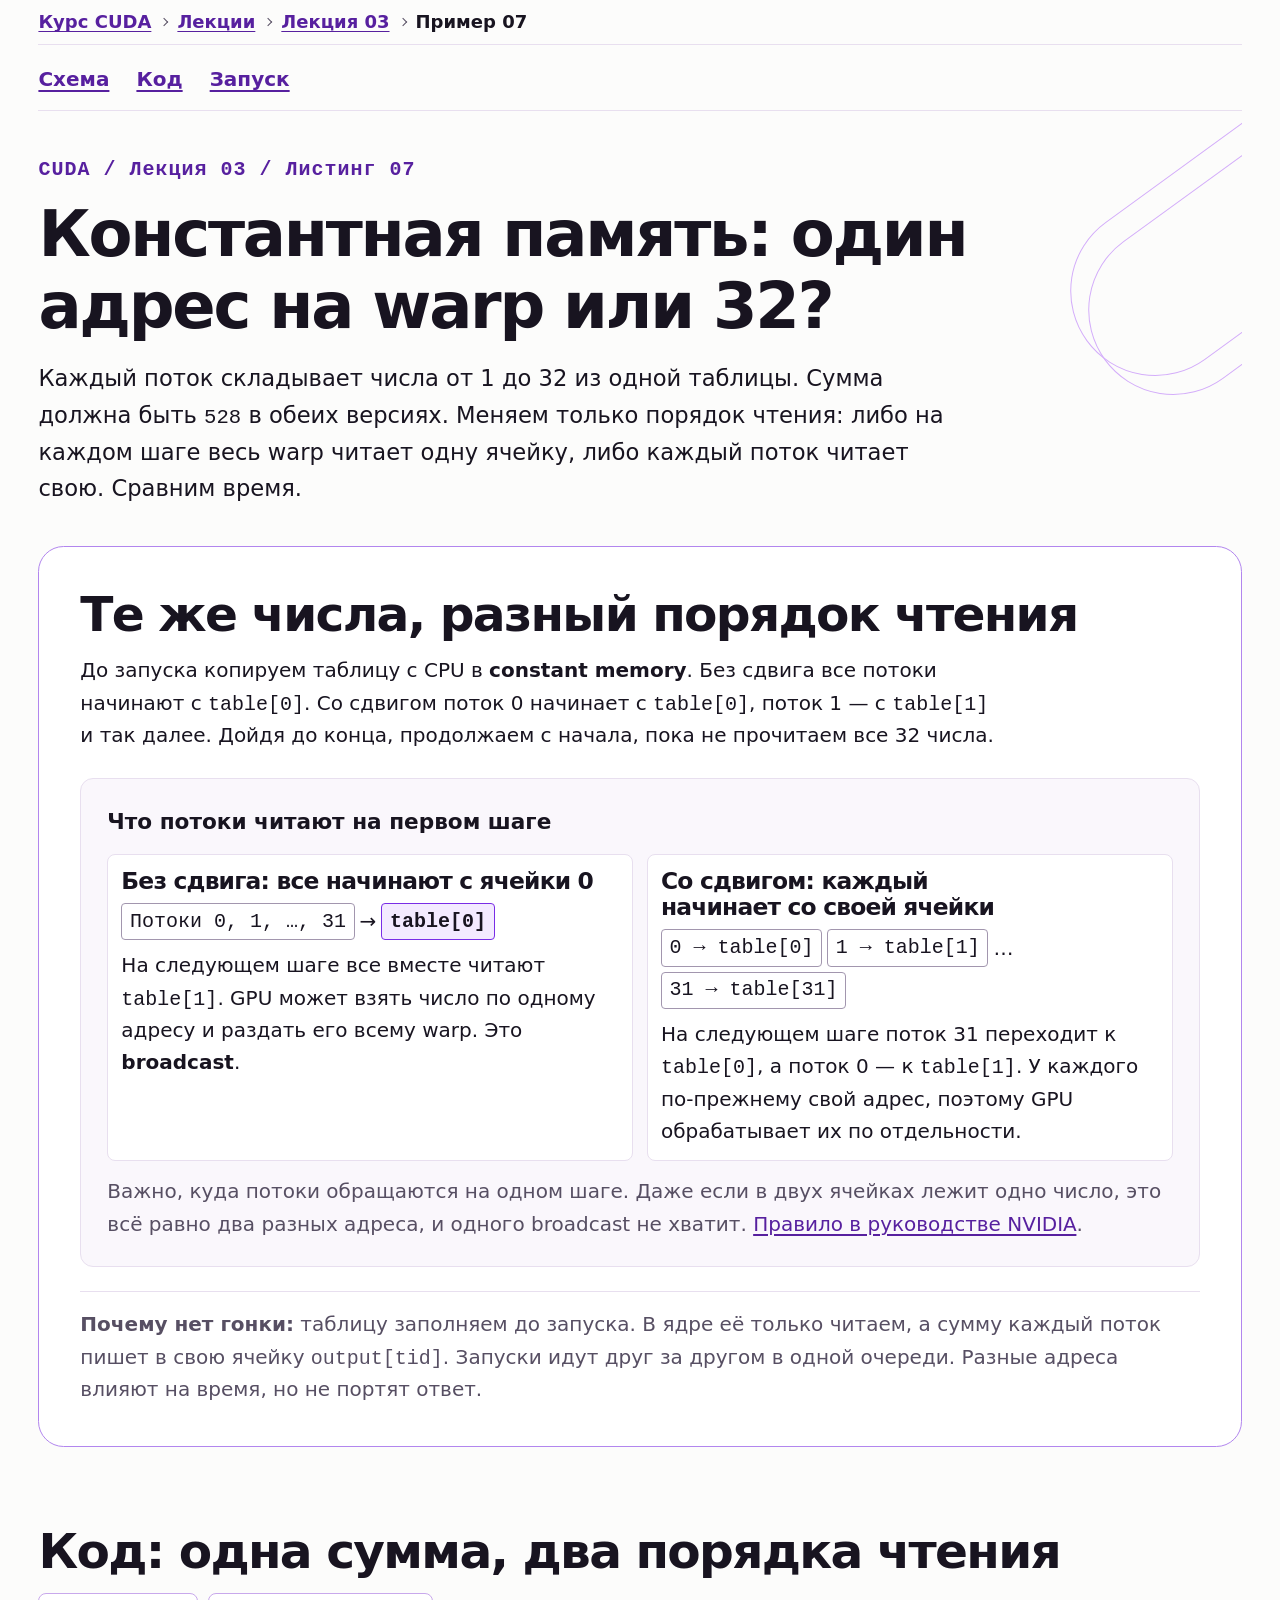
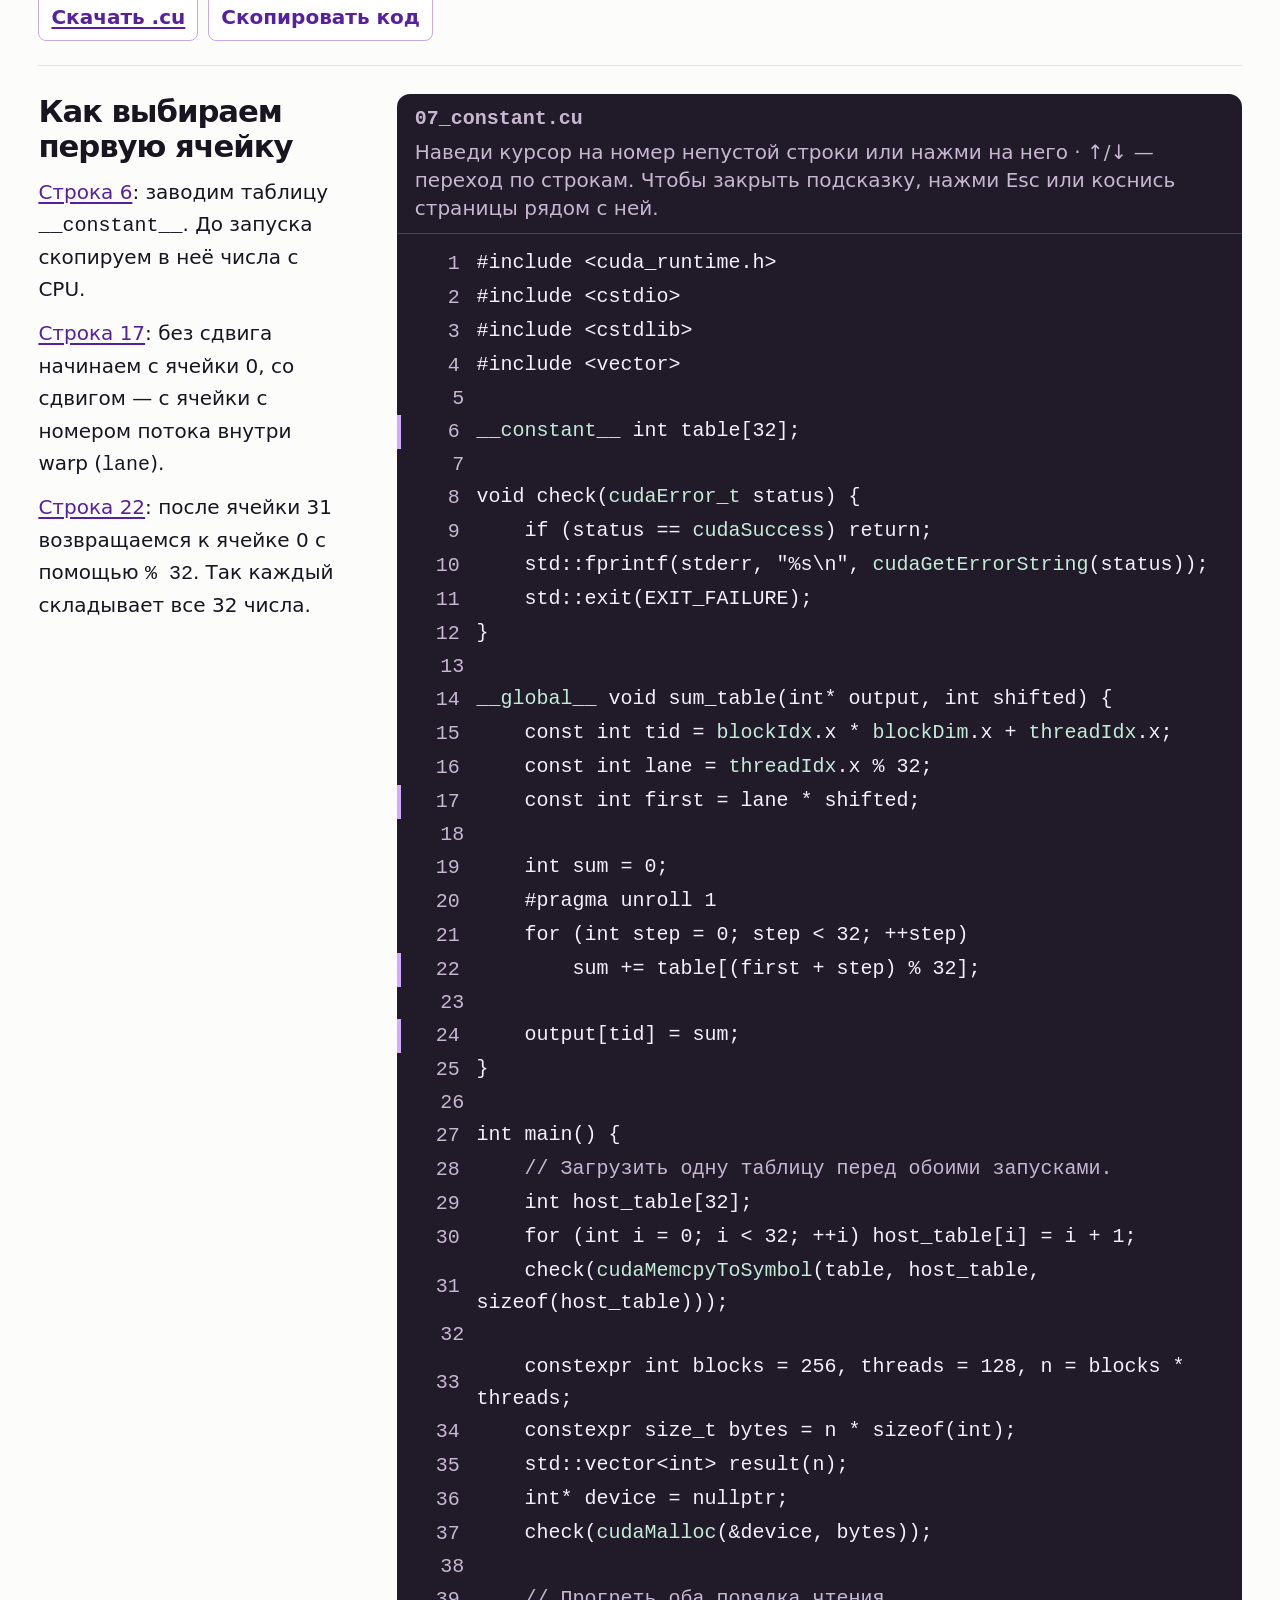
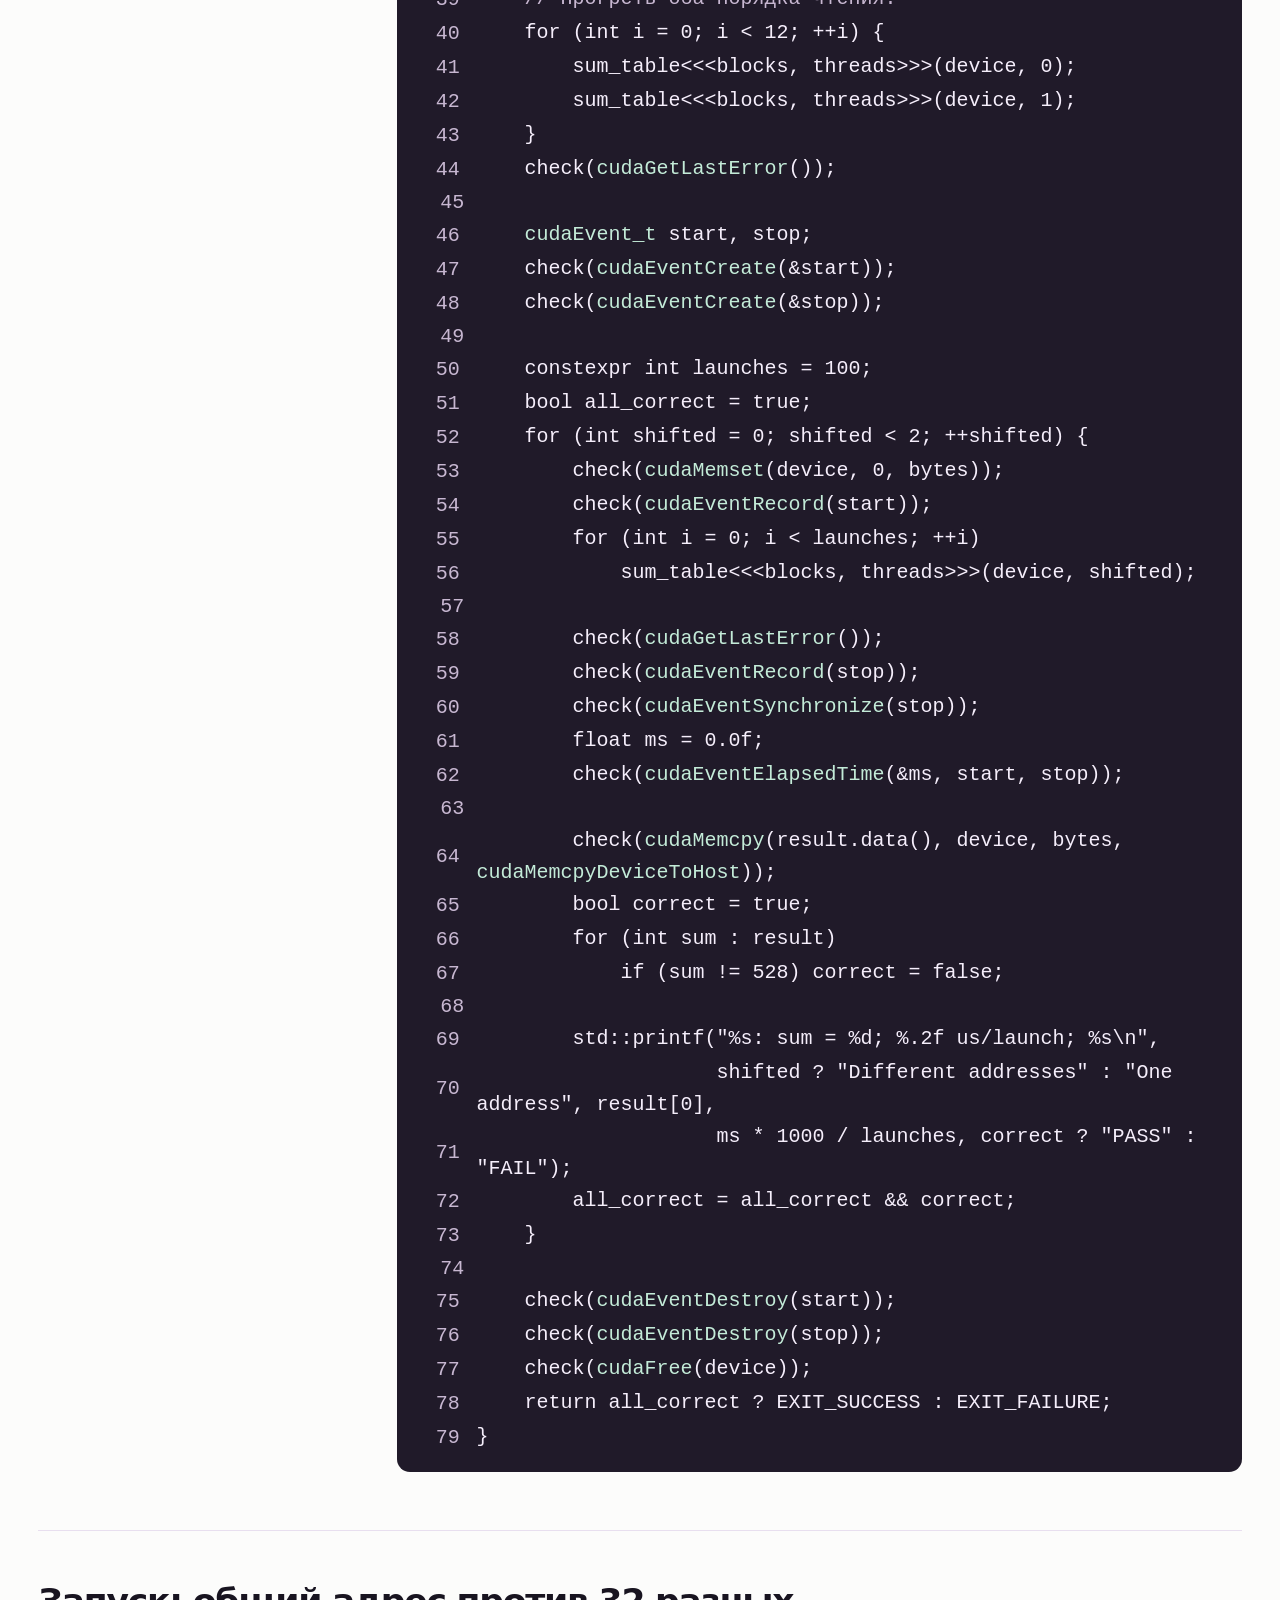
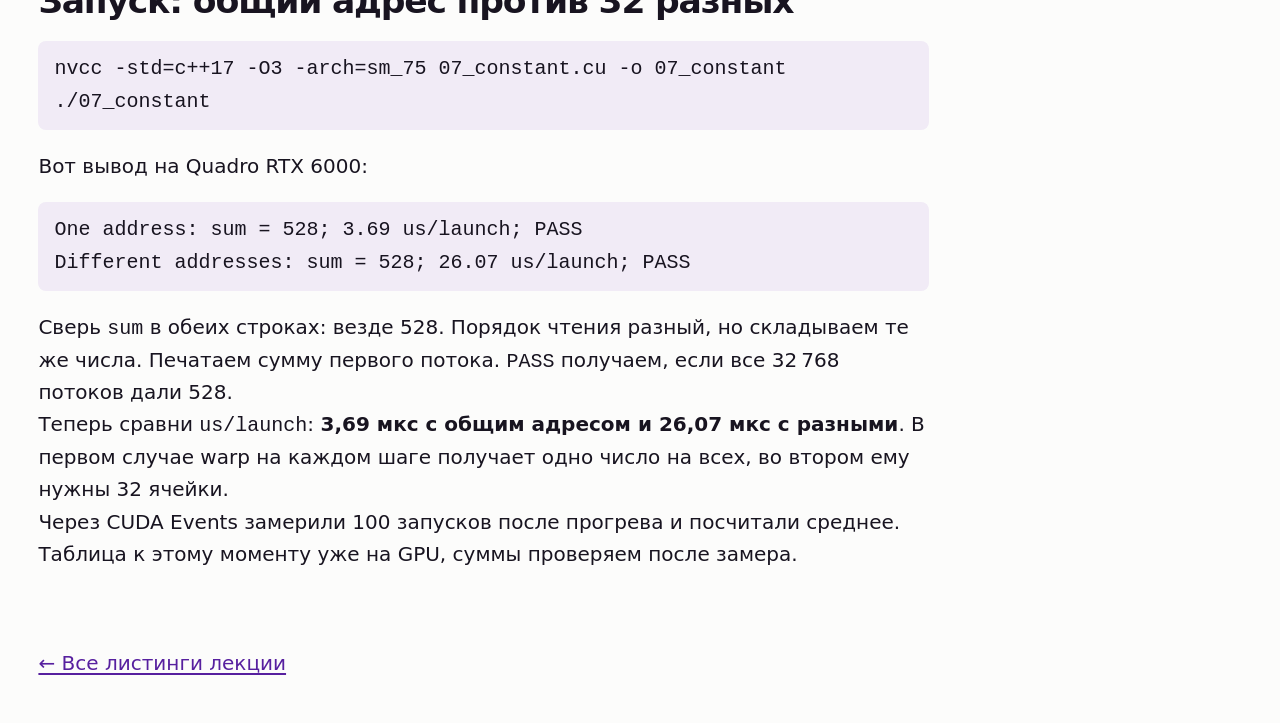
<file: docs/site/lectures/03-memory/07_constant.html>
<!doctype html>
<html lang="ru">
<head>
  <meta charset="utf-8">
  <meta name="viewport" content="width=device-width, initial-scale=1">
  <title>Константная память: один адрес на warp или 32? · CUDA / Лекция 03</title>
  <link rel="stylesheet" href="lesson.css">
<style>
  .constant-hero .kicker,
  #constant :is(.figure-note, .diagram-mark, .line-no, .hint-how, .code-frame figcaption, code) { font-size: 1rem; }
  #constant .line-no { line-height: 1.6; }
</style>
  <link rel="stylesheet" href="lesson-nav.css">
  <link rel="stylesheet" href="../../assets/site.css">
</head>
<body>
<main>
  <nav class="course-breadcrumbs" aria-label="Путь по курсу">
    <ol role="list">
      <li><a href="../../index.html">Курс CUDA</a></li>
      <li><a href="../index.html">Лекции</a></li>
      <li><a href="index.html">Лекция 03</a></li>
      <li><span aria-current="page">Пример 07</span></li>
    </ol>
  </nav>
  <nav class="lesson-topnav" aria-label="Разделы примера">
    <a href="#constant-flow-title">Схема</a>
    <a href="#constant-listing-title">Код</a>
    <a href="#constant-run-title">Запуск</a>
  </nav>
<header class="hero constant-hero">
  <p class="kicker">CUDA / Лекция 03 / Листинг 07</p>
  <h1>Константная память: один адрес на warp или 32?</h1>
  <p class="lead">Каждый поток складывает числа от 1 до 32 из одной таблицы. Сумма должна быть <code>528</code> в обеих версиях. Меняем только порядок чтения: либо на каждом шаге весь warp читает одну ячейку, либо каждый поток читает свою. Сравним время.</p>
</header>
<article class="lesson-unit" id="constant">
  <section class="flow" aria-labelledby="constant-flow-title">
    <h2 id="constant-flow-title">Те же числа, разный порядок чтения</h2>
    <p class="flow-intro">До запуска копируем таблицу с CPU в <strong>constant memory</strong>. Без сдвига все потоки начинают с <code>table[0]</code>. Со сдвигом поток 0 начинает с <code>table[0]</code>, поток 1 — с <code>table[1]</code> и так далее. Дойдя до конца, продолжаем с начала, пока не прочитаем все 32 числа.</p>
    <figure class="flow-figure" aria-labelledby="constant-figure-title">
      <figcaption id="constant-figure-title">Что потоки читают на первом шаге</figcaption>
      <div class="diagram-grid">
        <section class="diagram-panel" aria-labelledby="constant-broadcast-title">
          <h3 id="constant-broadcast-title">Без сдвига: все начинают с ячейки 0</h3>
          <div class="diagram-strip"><span class="diagram-mark">Потоки 0, 1, …, 31</span><span aria-hidden="true">→</span><span class="diagram-mark active">table[0]</span></div>
          <p>На следующем шаге все вместе читают <code>table[1]</code>. GPU может взять число по одному адресу и раздать его всему warp. Это <strong>broadcast</strong>.</p>
        </section>
        <section class="diagram-panel" aria-labelledby="constant-shift-title">
          <h3 id="constant-shift-title">Со сдвигом: каждый начинает со своей ячейки</h3>
          <div class="diagram-strip"><span class="diagram-mark">0 → table[0]</span><span class="diagram-mark">1 → table[1]</span><span>…</span><span class="diagram-mark">31 → table[31]</span></div>
          <p>На следующем шаге поток 31 переходит к <code>table[0]</code>, а поток 0 — к <code>table[1]</code>. У каждого по-прежнему свой адрес, поэтому GPU обрабатывает их по отдельности.</p>
        </section>
      </div>
      <p class="figure-note">Важно, куда потоки обращаются на одном шаге. Даже если в двух ячейках лежит одно число, это всё равно два разных адреса, и одного broadcast не хватит. <a href="https://docs.nvidia.com/cuda/cuda-c-best-practices-guide/index.html#constant-memory">Правило в руководстве NVIDIA</a>.</p>
    </figure>
    <p class="flow-note"><strong>Почему нет гонки:</strong> таблицу заполняем до запуска. В ядре её только читаем, а сумму каждый поток пишет в свою ячейку <code>output[tid]</code>. Запуски идут друг за другом в одной очереди. Разные адреса влияют на время, но не портят ответ.</p>
  </section>
  <section class="listing" aria-labelledby="constant-listing-title">
    <div class="listing-header">
      <h2 id="constant-listing-title">Код: одна сумма, два порядка чтения</h2>
      <div class="actions"><a href="07_constant.cu" download>Скачать .cu</a><button type="button" data-copy="constant-code" hidden>Скопировать код</button><span class="sr-only" role="status"></span></div>
    </div>
    <div class="listing-grid">
      <aside class="reading">
        <h3>Как выбираем первую ячейку</h3>
        <p><a href="#constant-table">Строка 6</a>: заводим таблицу <code>__constant__</code>. До запуска скопируем в неё числа с CPU.</p>
        <p><a href="#constant-shift">Строка 17</a>: без сдвига начинаем с ячейки 0, со сдвигом — с ячейки с номером потока внутри warp (<code>lane</code>).</p>
        <p><a href="#constant-common">Строка 22</a>: после ячейки 31 возвращаемся к ячейке 0 с помощью <code>% 32</code>. Так каждый складывает все 32 числа.</p>
      </aside>
      <figure class="code-frame" id="constant-code">
  <figcaption>07_constant.cu<span class="hint-how" hidden>Наведи курсор на номер непустой строки или нажми на него · ↑/↓ — переход по строкам. Чтобы закрыть подсказку, нажми Esc или коснись страницы рядом с ней.</span></figcaption>
  <pre><code><span class="source-line" data-what="Подключаем заголовок CUDA Runtime." data-how="В нём объявлены функции для работы с памятью, событиями и ошибками." data-why="Они нужны, чтобы подготовить данные и замерить работу ядра."><span class="line-no" aria-hidden="true">1</span><span class="src">#include &lt;cuda_runtime.h&gt;</span></span>
<span class="source-line" data-what="Вывод результата." data-how="Объявляет std::printf и std::fprintf." data-why="Печатаем время, ответы и ошибки."><span class="line-no" aria-hidden="true">2</span><span class="src">#include &lt;cstdio&gt;</span></span>
<span class="source-line" data-what="Завершение программы." data-how="Объявляет std::exit и коды завершения." data-why="Сбой не должен выглядеть как успешная проверка."><span class="line-no" aria-hidden="true">3</span><span class="src">#include &lt;cstdlib&gt;</span></span>
<span class="source-line" data-what="Массивы на CPU." data-how="std::vector хранит элементы подряд; data() даёт указатель на начало." data-why="Удобно выделить большие буферы вне стека."><span class="line-no" aria-hidden="true">4</span><span class="src">#include &lt;vector&gt;</span></span>
<span class="source-line"><span class="line-no" aria-hidden="true">5</span><span class="src"></span></span>
<span class="source-line key" id="constant-table" data-what="Заводим таблицу из 32 int в constant memory." data-how="CPU запишет числа в table до запуска. Ядро может их только читать. Обычный const в C++ сам по себе не помещает данные в эту память." data-why="Если потоки одного warp читают один адрес, GPU может раздать им одно значение."><span class="line-no" aria-hidden="true">6</span><span class="src"><span class="call">__constant__</span> int table[32];</span></span>
<span class="source-line"><span class="line-no" aria-hidden="true">7</span><span class="src"></span></span>
<span class="source-line" data-what="Проверяем, удался ли вызов CUDA." data-how="Передаём в check код, который вернула функция CUDA." data-why="Не продолжаем замер после ошибки."><span class="line-no" aria-hidden="true">8</span><span class="src">void check(<span class="call">cudaError_t</span> status) {</span></span>
<span class="source-line" data-what="Проверяем, вернула ли CUDA cudaSuccess." data-how="Если да, сразу выходим из check." data-why="Если нет, следующие строки напечатают ошибку."><span class="line-no" aria-hidden="true">9</span><span class="src">    if (status == <span class="call">cudaSuccess</span>) return;</span></span>
<span class="source-line" data-what="Печать ошибки CUDA." data-how="cudaGetErrorString переводит статус в текст." data-why="Видно, почему программа остановилась."><span class="line-no" aria-hidden="true">10</span><span class="src">    std::fprintf(stderr, "%s\n", <span class="call">cudaGetErrorString</span>(status));</span></span>
<span class="source-line" data-what="Остановка с ошибкой." data-how="Возвращаем оболочке код неудачи." data-why="Не продолжаем замер после сбоя."><span class="line-no" aria-hidden="true">11</span><span class="src">    std::exit(EXIT_FAILURE);</span></span>
<span class="source-line" data-what="Закончили check." data-how="При ошибке программа уже остановилась. Без ошибки вышли через return." data-why="Дальше — ядро, которое читает таблицу."><span class="line-no" aria-hidden="true">12</span><span class="src">}</span></span>
<span class="source-line"><span class="line-no" aria-hidden="true">13</span><span class="src"></span></span>
<span class="source-line" data-what="Одно ядро для двух вариантов чтения." data-how="Передаём буфер output и флаг shifted: 0 — все начинают вместе, 1 — каждый начинает со своего номера в warp." data-why="Код ядра тот же. Меняем только порядок, в котором потоки читают таблицу."><span class="line-no" aria-hidden="true">14</span><span class="src"><span class="call">__global__</span> void sum_table(int* output, int shifted) {</span></span>
<span class="source-line" data-what="Уникальный номер потока во всей сетке." data-how="blockIdx.x * blockDim.x — номер первого потока блока. threadIdx.x добавляет позицию внутри блока." data-why="Разные блоки не обрабатывают одни и те же элементы."><span class="line-no" aria-hidden="true">15</span><span class="src">    const int tid = <span class="call">blockIdx</span>.x * <span class="call">blockDim</span>.x + <span class="call">threadIdx</span>.x;</span></span>
<span class="source-line" data-what="Считаем номер потока внутри warp." data-how="Берём threadIdx.x % 32. Например, у потоков 0 и 32 в разных warp будет lane = 0." data-why="В блоке 128 потоков, то есть четыре warp. В каждом повторяется та же схема адресов."><span class="line-no" aria-hidden="true">16</span><span class="src">    const int lane = <span class="call">threadIdx</span>.x % 32;</span></span>
<span class="source-line key" id="constant-shift" data-what="Выбираем, откуда поток начнёт читать." data-how="При shifted = 0 у всех first = 0. При shifted = 1 получаем first = lane: поток 0 начнёт с table[0], поток 1 — с table[1]." data-why="На каждом шаге у warp будет либо один общий адрес, либо по своему адресу на поток."><span class="line-no" aria-hidden="true">17</span><span class="src">    const int first = lane * shifted;</span></span>
<span class="source-line"><span class="line-no" aria-hidden="true">18</span><span class="src"></span></span>
<span class="source-line" data-what="Начинаем личную сумму с нуля." data-how="Каждый поток будет прибавлять к своей sum числа из table." data-why="Потоки не пишут в одну общую сумму."><span class="line-no" aria-hidden="true">19</span><span class="src">    int sum = 0;</span></span>
<span class="source-line" data-what="Просим компилятор оставить цикл." data-how="#pragma unroll 1 относится к следующему for. Он по-прежнему сделает 32 шага, просто не разворачиваем их в отдельные инструкции." data-why="Для двух порядков читаем таблицу в одном и том же цикле."><span class="line-no" aria-hidden="true">20</span><span class="src">    #pragma unroll 1</span></span>
<span class="source-line" data-what="Отсчитываем 32 чтения." data-how="Начинаем с first и идём по таблице по кругу. У всех одинаковое число сложений." data-why="В обоих порядках должен получиться один и тот же эталон."><span class="line-no" aria-hidden="true">21</span><span class="src">    for (int step = 0; step &lt; 32; ++step)</span></span>
<span class="source-line key" id="constant-common" data-what="Читаем очередное число и прибавляем к sum." data-how="Индекс считаем как (first + step) % 32. Например, при first = 31 читаем table[31], затем table[0], table[1] и так далее." data-why="Без сдвига GPU раздаёт число по одному адресу всему warp (broadcast). Со сдвигом 32 разных адреса обслуживаются отдельно."><span class="line-no" aria-hidden="true">22</span><span class="src">        sum += table[(first + step) % 32];</span></span>
<span class="source-line"><span class="line-no" aria-hidden="true">23</span><span class="src"></span></span>
<span class="source-line key" id="constant-output" data-what="Пишем свою сумму в output[tid]." data-how="У каждого потока, даже из другого блока, свой tid. Два потока не пишут в одну ячейку." data-why="Таблицу только читаем, а результаты пишем порознь. Гонки данных нет."><span class="line-no" aria-hidden="true">24</span><span class="src">    output[tid] = sum;</span></span>
<span class="source-line" data-what="Закончили расчёт в ядре." data-how="Поток записал свою сумму в отдельную ячейку output." data-why="После завершения ядра CPU сможет забрать и проверить все суммы."><span class="line-no" aria-hidden="true">25</span><span class="src">}</span></span>
<span class="source-line"><span class="line-no" aria-hidden="true">26</span><span class="src"></span></span>
<span class="source-line" data-what="Порядок опыта на CPU." data-how="Готовим данные, запускаем GPU, проверяем ответ." data-why="Служебные шаги отделены от работы ядра."><span class="line-no" aria-hidden="true">27</span><span class="src">int main() {</span></span>
<span class="source-line" data-what="Сначала готовим таблицу на CPU." data-how="Запишем числа в host_table, затем скопируем их в table на GPU." data-why="Оба варианта прочитают одни и те же числа."><span class="line-no" aria-hidden="true">28</span><span class="src"><span class="comment">    // Загрузить одну таблицу перед обоими запусками.</span></span></span>
<span class="source-line" data-what="Таблица на CPU." data-how="Обычный массив из 32 int." data-why="Следом передаём его содержимое в constant memory."><span class="line-no" aria-hidden="true">29</span><span class="src">    int host_table[32];</span></span>
<span class="source-line" data-what="Пишем в host_table[i] число i + 1." data-how="Элемент i получает i + 1." data-why="Порядок можно менять: сумма всех 32 чисел всё равно 528."><span class="line-no" aria-hidden="true">30</span><span class="src">    for (int i = 0; i &lt; 32; ++i) host_table[i] = i + 1;</span></span>
<span class="source-line" data-what="Копируем числа в table на GPU." data-how="table — имя переменной в constant memory, host_table — адрес массива на CPU. sizeof(host_table) — размер всего массива в байтах. По умолчанию копируем с CPU на GPU." data-why="Загружаем таблицу один раз. Пока ядра работают, никто её не меняет."><span class="line-no" aria-hidden="true">31</span><span class="src">    check(<span class="call">cudaMemcpyToSymbol</span>(table, host_table, sizeof(host_table)));</span></span>
<span class="source-line"><span class="line-no" aria-hidden="true">32</span><span class="src"></span></span>
<span class="source-line" data-what="Размер сетки для замера." data-how="256 блоков по 128 потоков дают 32 768 результатов." data-why="Оба порядка повторяются на одинаковом числе warp."><span class="line-no" aria-hidden="true">33</span><span class="src">    constexpr int blocks = 256, threads = 128, n = blocks * threads;</span></span>
<span class="source-line" data-what="Считаем размер массива сумм." data-how="Берём n * sizeof(int) байт: по одному int на каждый поток." data-why="cudaMalloc и cudaMemcpy принимают байты, а не количество чисел."><span class="line-no" aria-hidden="true">34</span><span class="src">    constexpr size_t bytes = n * sizeof(int);</span></span>
<span class="source-line" data-what="Результаты на CPU." data-how="Один int на каждый поток сетки." data-why="Проверим все суммы после копирования."><span class="line-no" aria-hidden="true">35</span><span class="src">    std::vector&lt;int&gt; result(n);</span></span>
<span class="source-line" data-what="Готовим указатель на выход на GPU." data-how="cudaMalloc запишет адрес в device. При запуске передадим его ядру как output." data-why="Ядро сохраняет сюда результаты."><span class="line-no" aria-hidden="true">36</span><span class="src">    int* device = nullptr;</span></span>
<span class="source-line" data-what="Выделяем память под суммы на GPU." data-how="Просим bytes байт. CUDA записывает адрес в device." data-why="Выделение происходит до замера."><span class="line-no" aria-hidden="true">37</span><span class="src">    check(<span class="call">cudaMalloc</span>(&amp;device, bytes));</span></span>
<span class="source-line"><span class="line-no" aria-hidden="true">38</span><span class="src"></span></span>
<span class="source-line" data-what="Сначала прогреваем оба варианта." data-how="Запускаем одно ядро сначала с shifted = 0, затем с shifted = 1." data-why="Первые запуски не попадут в замер."><span class="line-no" aria-hidden="true">39</span><span class="src"><span class="comment">    // Прогреть оба порядка чтения.</span></span></span>
<span class="source-line" data-what="Прогрев обоих порядков." data-how="Оба вызова проходят до метки начала измерения." data-why="Сравниваем работу после первых запусков."><span class="line-no" aria-hidden="true">40</span><span class="src">    for (int i = 0; i &lt; 12; ++i) {</span></span>
<span class="source-line" data-what="Прогреваем вариант с одним адресом." data-how="Передаём shifted = 0: все потоки начинают с table[0]." data-why="На каждом шаге один адрес на warp."><span class="line-no" aria-hidden="true">41</span><span class="src">        sum_table&lt;&lt;&lt;blocks, threads&gt;&gt;&gt;(device, 0);</span></span>
<span class="source-line" data-what="Прогреваем вариант со сдвигом." data-how="Передаём shifted = 1: каждый начинает с table[lane]." data-why="На каждом шаге адреса различаются."><span class="line-no" aria-hidden="true">42</span><span class="src">        sum_table&lt;&lt;&lt;blocks, threads&gt;&gt;&gt;(device, 1);</span></span>
<span class="source-line" data-what="Закончили ставить запуски для прогрева." data-how="Метка start пойдёт в очереди после них." data-why="Время прогрева не попадёт в замер."><span class="line-no" aria-hidden="true">43</span><span class="src">    }</span></span>
<span class="source-line" data-what="Проверяем запуск." data-how="Получаем код ошибки запуска. Этот вызов не ждёт выполнения ядер." data-why="Ошибки выполнения проверяет также последующее ожидание."><span class="line-no" aria-hidden="true">44</span><span class="src">    check(<span class="call">cudaGetLastError</span>());</span></span>
<span class="source-line"><span class="line-no" aria-hidden="true">45</span><span class="src"></span></span>
<span class="source-line" data-what="Заводим два события CUDA: start и stop." data-how="cudaEvent_t — тип дескриптора. Сначала создаём события, потом ставим их в ту же очередь, что и ядра." data-why="Нам нужен интервал на GPU, а не время вызова запуска на CPU."><span class="line-no" aria-hidden="true">46</span><span class="src">    <span class="call">cudaEvent_t</span> start, stop;</span></span>
<span class="source-line" data-what="Создаём событие start." data-how="CUDA пишет дескриптор в start. Время отметим позже, когда поставим событие в очередь через cudaEventRecord." data-why="Событие можно использовать для серии запусков."><span class="line-no" aria-hidden="true">47</span><span class="src">    check(<span class="call">cudaEventCreate</span>(&amp;start));</span></span>
<span class="source-line" data-what="Создаём событие stop." data-how="CUDA пишет второй дескриптор в stop." data-why="По отметкам начала и конца узнаем длительность серии."><span class="line-no" aria-hidden="true">48</span><span class="src">    check(<span class="call">cudaEventCreate</span>(&amp;stop));</span></span>
<span class="source-line"><span class="line-no" aria-hidden="true">49</span><span class="src"></span></span>
<span class="source-line" data-what="Повторы для замера." data-how="В один интервал помещаем 100 одинаковых запусков." data-why="Один короткий запуск измерять шумно; берём среднее по серии."><span class="line-no" aria-hidden="true">50</span><span class="src">    constexpr int launches = 100;</span></span>
<span class="source-line" data-what="Итог двух проверок." data-how="Начинаем с успеха. Ошибка любого варианта сделает результат ложным." data-why="Возвращаем успех только после двух правильных ответов."><span class="line-no" aria-hidden="true">51</span><span class="src">    bool all_correct = true;</span></span>
<span class="source-line" data-what="Замеряем два порядка чтения." data-how="Первый проход с shifted = 0, второй с shifted = 1. Таблица, блоки и потоки те же." data-why="Время сравнивается для одного и того же объёма работы."><span class="line-no" aria-hidden="true">52</span><span class="src">    for (int shifted = 0; shifted &lt; 2; ++shifted) {</span></span>
<span class="source-line" data-what="Обнуляем буфер сумм." data-how="cudaMemset пишет ноль в каждый из bytes байтов по адресу device. Это делаем до start." data-why="Ждём 528 от каждого потока. Если запись пропустили, старый ответ не скроет ошибку."><span class="line-no" aria-hidden="true">53</span><span class="src">        check(<span class="call">cudaMemset</span>(device, 0, bytes));</span></span>
<span class="source-line" data-what="Ставим start перед серией." data-how="Очередь не передаём, поэтому берётся очередь по умолчанию (default stream). CUDA отметит время, когда дойдёт до start." data-why="Прогрев и подготовка выхода идут до этой метки."><span class="line-no" aria-hidden="true">54</span><span class="src">        check(<span class="call">cudaEventRecord</span>(start));</span></span>
<span class="source-line" data-what="Повторяем один запуск." data-how="Цикл на CPU ставит launches ядер подряд в одну очередь." data-why="Метки измеряют весь интервал между началом и концом серии."><span class="line-no" aria-hidden="true">55</span><span class="src">        for (int i = 0; i &lt; launches; ++i)</span></span>
<span class="source-line" data-what="Повторяем запуск с выбранным shifted." data-how="Каждый запуск заново суммирует таблицу и пишет в тот же device. Запуски идут по очереди в одном stream." data-why="Замеряем всё ядро, а не только чтение. Загрузка таблицы и проверка в интервал не входят."><span class="line-no" aria-hidden="true">56</span><span class="src">            sum_table&lt;&lt;&lt;blocks, threads&gt;&gt;&gt;(device, shifted);</span></span>
<span class="source-line"><span class="line-no" aria-hidden="true">57</span><span class="src"></span></span>
<span class="source-line" data-what="Проверяем запуск." data-how="Получаем код ошибки запуска. Этот вызов не ждёт выполнения ядер." data-why="Ошибки выполнения проверяет также последующее ожидание."><span class="line-no" aria-hidden="true">58</span><span class="src">        check(<span class="call">cudaGetLastError</span>());</span></span>
<span class="source-line" data-what="Ставим stop за последним запуском." data-how="В той же очереди CUDA дойдёт до stop и отметит время, когда все запуски серии закончатся." data-why="Копирование и проверка будут уже после метки."><span class="line-no" aria-hidden="true">59</span><span class="src">        check(<span class="call">cudaEventRecord</span>(stop));</span></span>
<span class="source-line" data-what="Ждём отметку конца." data-how="CPU ждёт, пока GPU дойдёт до stop. Все измеряемые запуски перед ним уже завершатся." data-why="Только теперь можно запросить длительность и читать результат."><span class="line-no" aria-hidden="true">60</span><span class="src">        check(<span class="call">cudaEventSynchronize</span>(stop));</span></span>
<span class="source-line" data-what="Место для времени." data-how="cudaEventElapsedTime запишет в ms миллисекунды." data-why="Это время всей серии, не одного запуска."><span class="line-no" aria-hidden="true">61</span><span class="src">        float ms = 0.0f;</span></span>
<span class="source-line" data-what="Узнаём, сколько шла серия." data-how="CUDA берёт разницу между отметками start и stop и пишет в ms миллисекунды." data-why="Чтобы получить время одного запуска, в выводе делим на количество повторов."><span class="line-no" aria-hidden="true">62</span><span class="src">        check(<span class="call">cudaEventElapsedTime</span>(&amp;ms, start, stop));</span></span>
<span class="source-line"><span class="line-no" aria-hidden="true">63</span><span class="src"></span></span>
<span class="source-line" data-what="Копируем суммы на CPU." data-how="Из device копируем bytes байт в result.data() после stop." data-why="Передача на CPU происходит вне замера; теперь можно проверить значения."><span class="line-no" aria-hidden="true">64</span><span class="src">        check(<span class="call">cudaMemcpy</span>(result.data(), device, bytes, <span class="call">cudaMemcpyDeviceToHost</span>));</span></span>
<span class="source-line" data-what="Начало проверки." data-how="Любое неверное значение ниже сбросит флаг." data-why="Время не считается подтверждением правильности."><span class="line-no" aria-hidden="true">65</span><span class="src">        bool correct = true;</span></span>
<span class="source-line" data-what="Проверяем суммы всех потоков." data-how="Проходим по каждому числу в result, а не только по тому, что напечатаем." data-why="Оба порядка должны сохранить математический результат."><span class="line-no" aria-hidden="true">66</span><span class="src">        for (int sum : result)</span></span>
<span class="source-line" data-what="Сравниваем каждую сумму с 528." data-how="Каждый поток складывал числа от 1 до 32. Сверяем ответ с эталоном, а не только с ответом другого варианта." data-why="Два одинаково неверных результата не проходят."><span class="line-no" aria-hidden="true">67</span><span class="src">            if (sum != 528) correct = false;</span></span>
<span class="source-line"><span class="line-no" aria-hidden="true">68</span><span class="src"></span></span>
<span class="source-line" data-what="Печатаем сумму, время и результат проверки." data-how="Печатаем данные после проверки." data-why="Можно сравнить оба варианта."><span class="line-no" aria-hidden="true">69</span><span class="src">        std::printf("%s: sum = %d; %.2f us/launch; %s\n",</span></span>
<span class="source-line" data-what="Показываем вариант и одну сумму." data-how="При shifted = 0 печатаем One address, иначе Different addresses. Для примера берём result[0]." data-why="Легко сопоставить время с рисунком адресов."><span class="line-no" aria-hidden="true">70</span><span class="src">                    shifted ? "Different addresses" : "One address", result[0],</span></span>
<span class="source-line" data-what="Среднее время одного запуска." data-how="Миллисекунды умножаем на 1000 и делим на launches: получаем микросекунды на запуск." data-why="PASS требует правильной суммы во всех 32 768 выходах."><span class="line-no" aria-hidden="true">71</span><span class="src">                    ms * 1000 / launches, correct ? "PASS" : "FAIL");</span></span>
<span class="source-line" data-what="Запоминаем, прошли ли обе проверки." data-how="all_correct останется true, только если и прежний итог, и текущий correct равны true." data-why="Успех второго варианта не скрывает ошибку первого."><span class="line-no" aria-hidden="true">72</span><span class="src">        all_correct = all_correct &amp;&amp; correct;</span></span>
<span class="source-line" data-what="Закончили проверку одного порядка чтения." data-how="После общего адреса переходим к сдвигу. После сдвига выходим из цикла." data-why="У каждого порядка свой замер и свой результат проверки."><span class="line-no" aria-hidden="true">73</span><span class="src">    }</span></span>
<span class="source-line"><span class="line-no" aria-hidden="true">74</span><span class="src"></span></span>
<span class="source-line" data-what="Удаляем событие CUDA." data-how="Метка уже прочитана и больше не используется." data-why="Освобождаем ресурс замера."><span class="line-no" aria-hidden="true">75</span><span class="src">    check(<span class="call">cudaEventDestroy</span>(start));</span></span>
<span class="source-line" data-what="Удаляем событие CUDA." data-how="Метка уже прочитана и больше не используется." data-why="Освобождаем ресурс замера."><span class="line-no" aria-hidden="true">76</span><span class="src">    check(<span class="call">cudaEventDestroy</span>(stop));</span></span>
<span class="source-line" data-what="Освобождаем буфер сумм на GPU." data-how="Возвращаем память, выделенную через cudaMalloc." data-why="Эти данные уже проверены."><span class="line-no" aria-hidden="true">77</span><span class="src">    check(<span class="call">cudaFree</span>(device));</span></span>
<span class="source-line" data-what="Код завершения." data-how="Успех — только при правильных результатах." data-why="Ошибка даёт ненулевой статус."><span class="line-no" aria-hidden="true">78</span><span class="src">    return all_correct ? EXIT_SUCCESS : EXIT_FAILURE;</span></span>
<span class="source-line" data-what="Закончили main." data-how="Освободили буфер и события CUDA." data-why="Оболочка получит общий итог двух проверок."><span class="line-no" aria-hidden="true">79</span><span class="src">}</span></span></code></pre>
</figure>
    </div>
  </section>
  <section class="run" aria-labelledby="constant-run-title">
    <h2 id="constant-run-title">Запуск: общий адрес против 32 разных</h2>
    <pre><code>nvcc -std=c++17 -O3 -arch=sm_75 07_constant.cu -o 07_constant
./07_constant</code></pre>
    <p id="constant-timing">Вот вывод на Quadro RTX 6000:</p>
    <pre><code>One address: sum = 528; 3.69 us/launch; PASS
Different addresses: sum = 528; 26.07 us/launch; PASS</code></pre>
    <p>Сверь <code>sum</code> в обеих строках: везде 528. Порядок чтения разный, но складываем те же числа. Печатаем сумму первого потока. <code>PASS</code> получаем, если все 32 768 потоков дали 528.</p>
    <p>Теперь сравни <code>us/launch</code>: <strong>3,69 мкс с общим адресом и 26,07 мкс с разными</strong>. В первом случае warp на каждом шаге получает одно число на всех, во втором ему нужны 32 ячейки.</p>
    <p>Через CUDA Events замерили 100 запусков после прогрева и посчитали среднее. Таблица к этому моменту уже на GPU, суммы проверяем после замера.</p>
  </section>
</article>
  <nav class="lesson-nav" aria-label="Навигация лекции"><a href="index.html">← Все листинги лекции</a></nav>
</main>
<div class="line-tip" id="line-tip" aria-hidden="true" hidden><strong></strong><dl><dt>Что</dt><dd data-field="what"></dd><dt>Как</dt><dd data-field="how"></dd><dt>Зачем</dt><dd data-field="why"></dd></dl></div>
<script src="lesson.js"></script>
</body>
</html>
</file>
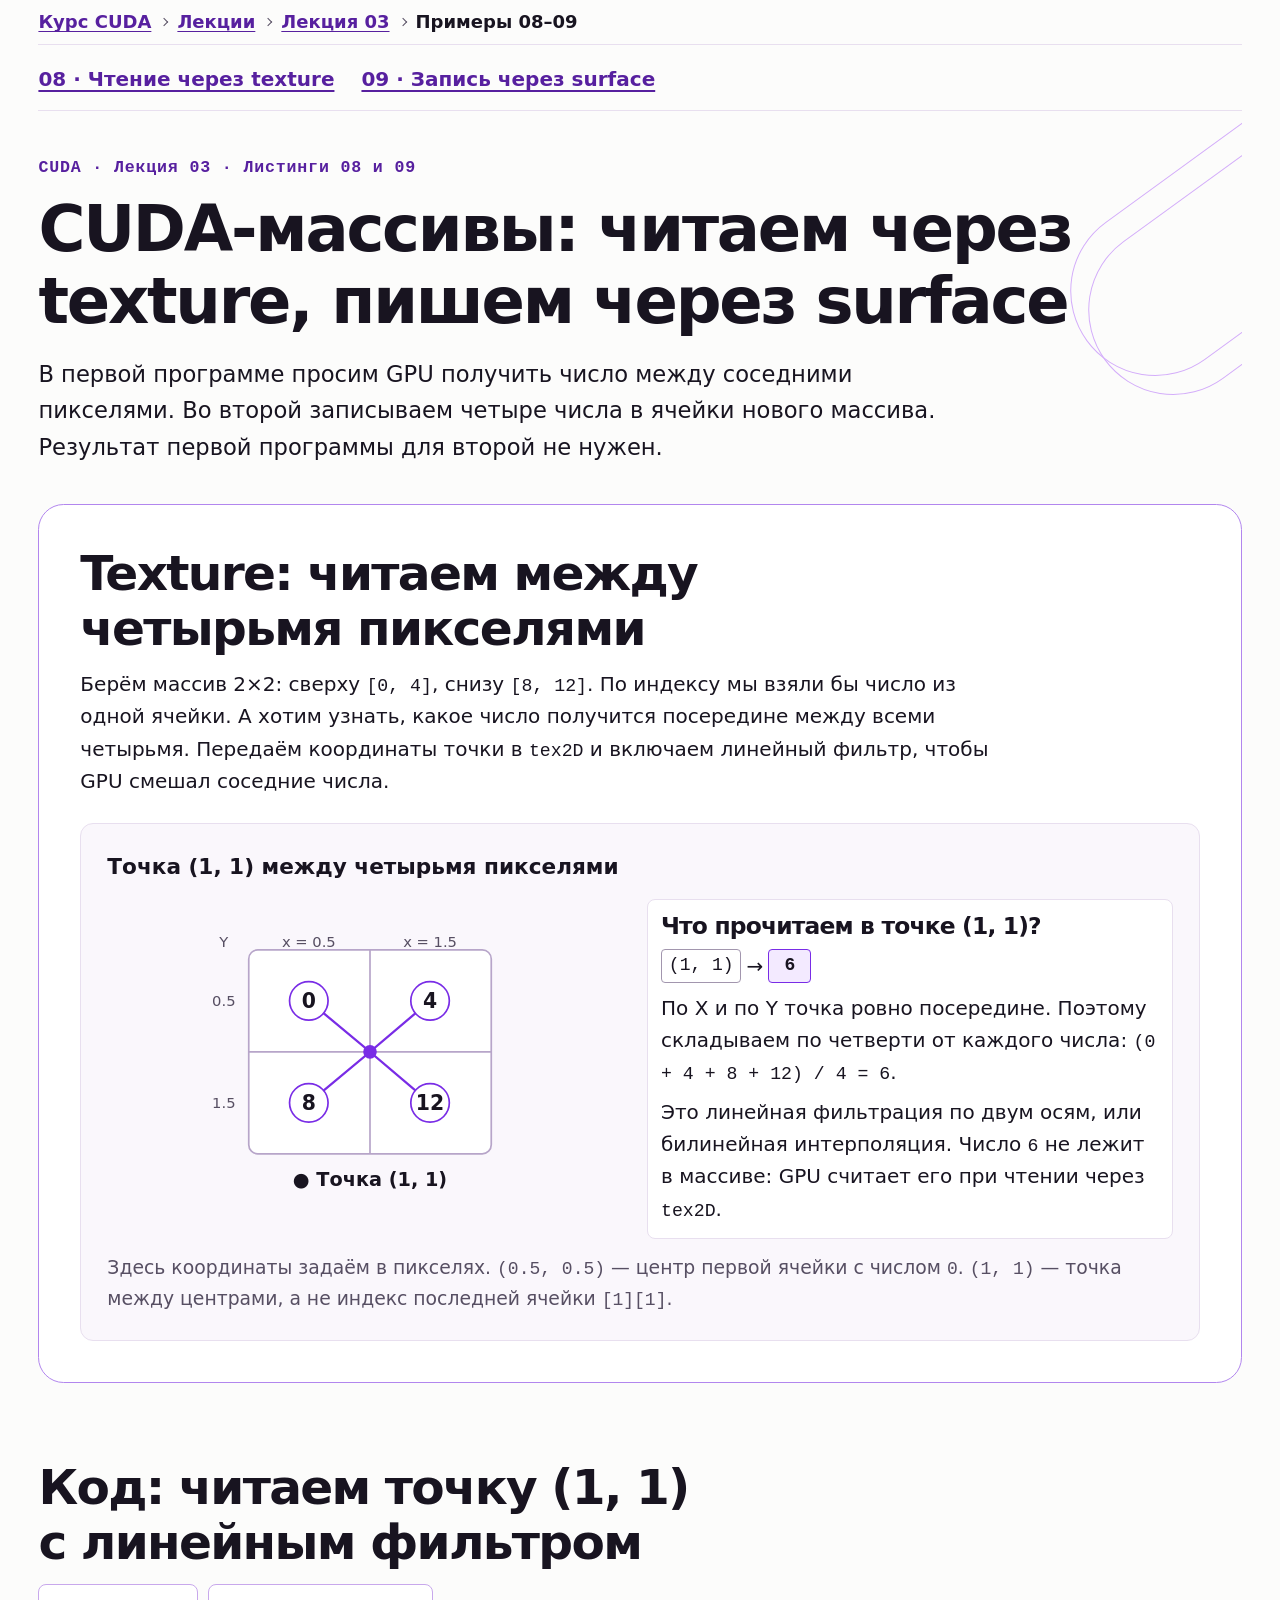
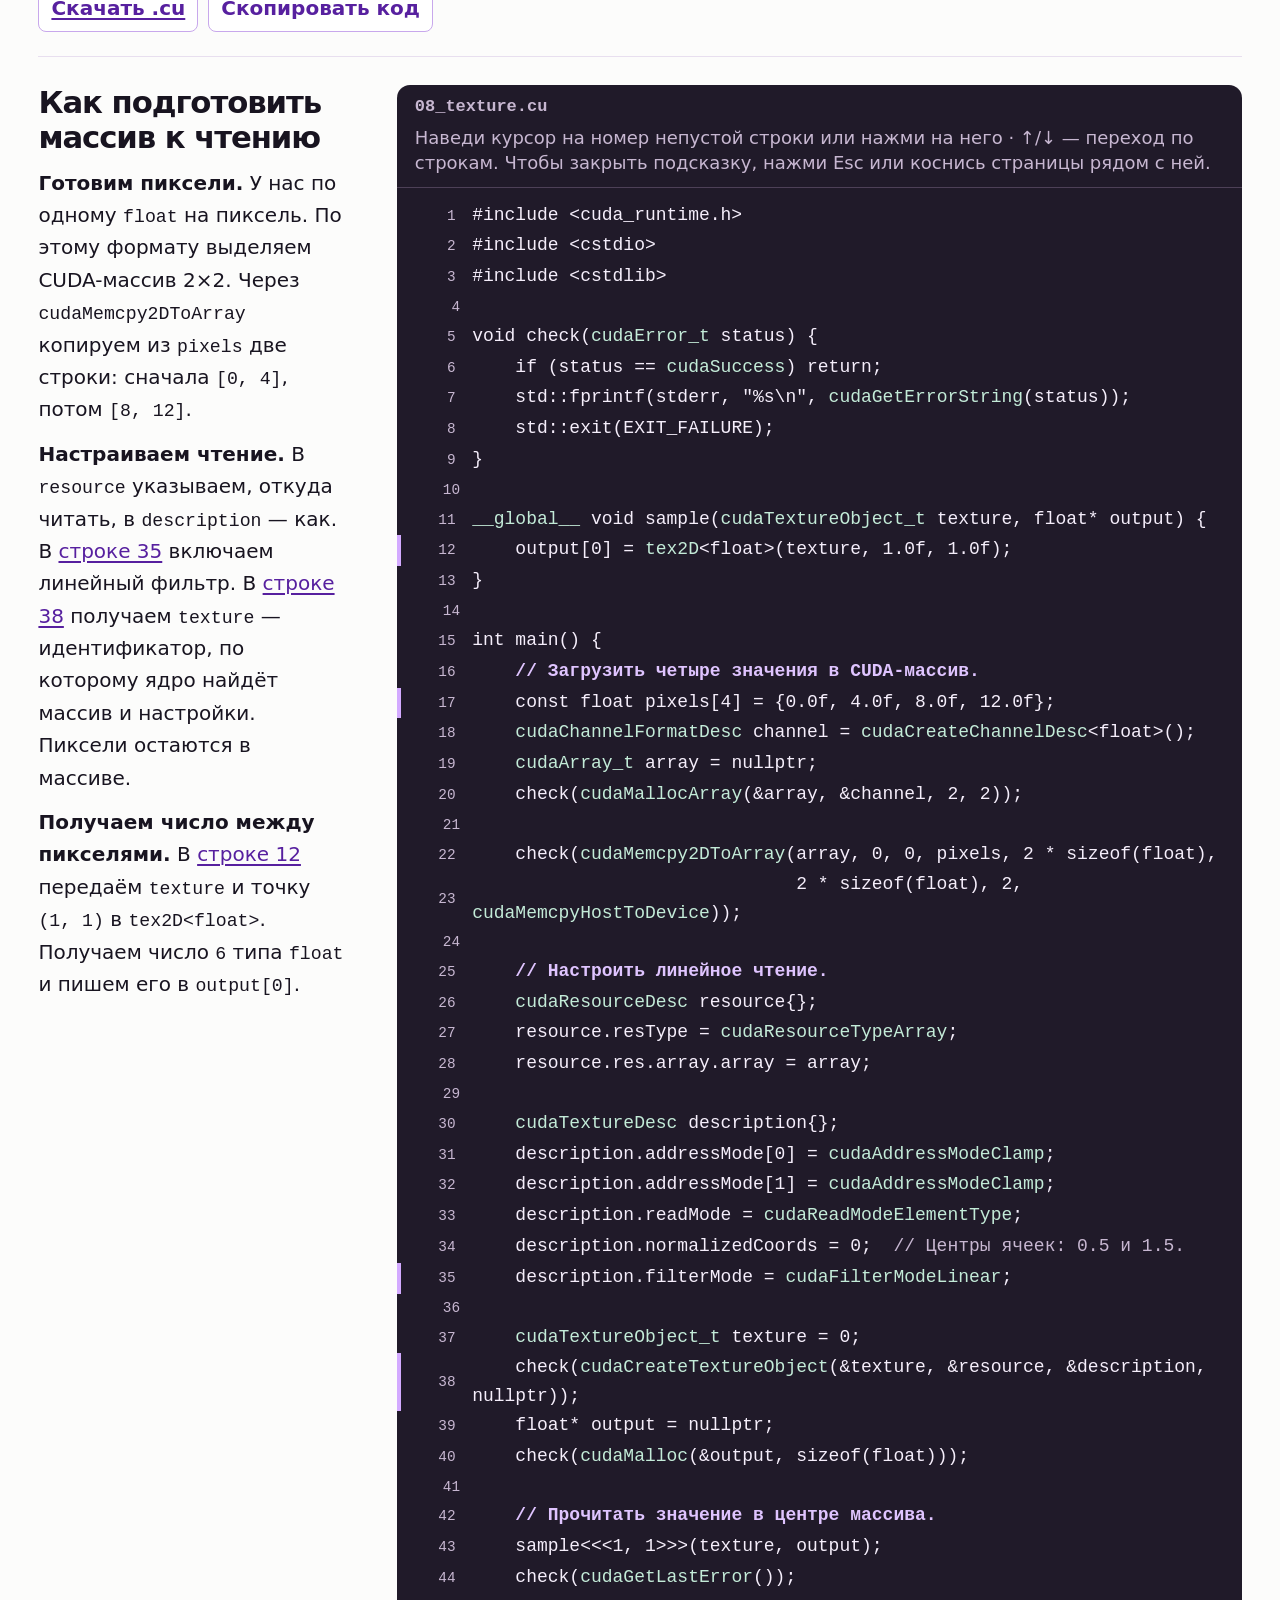
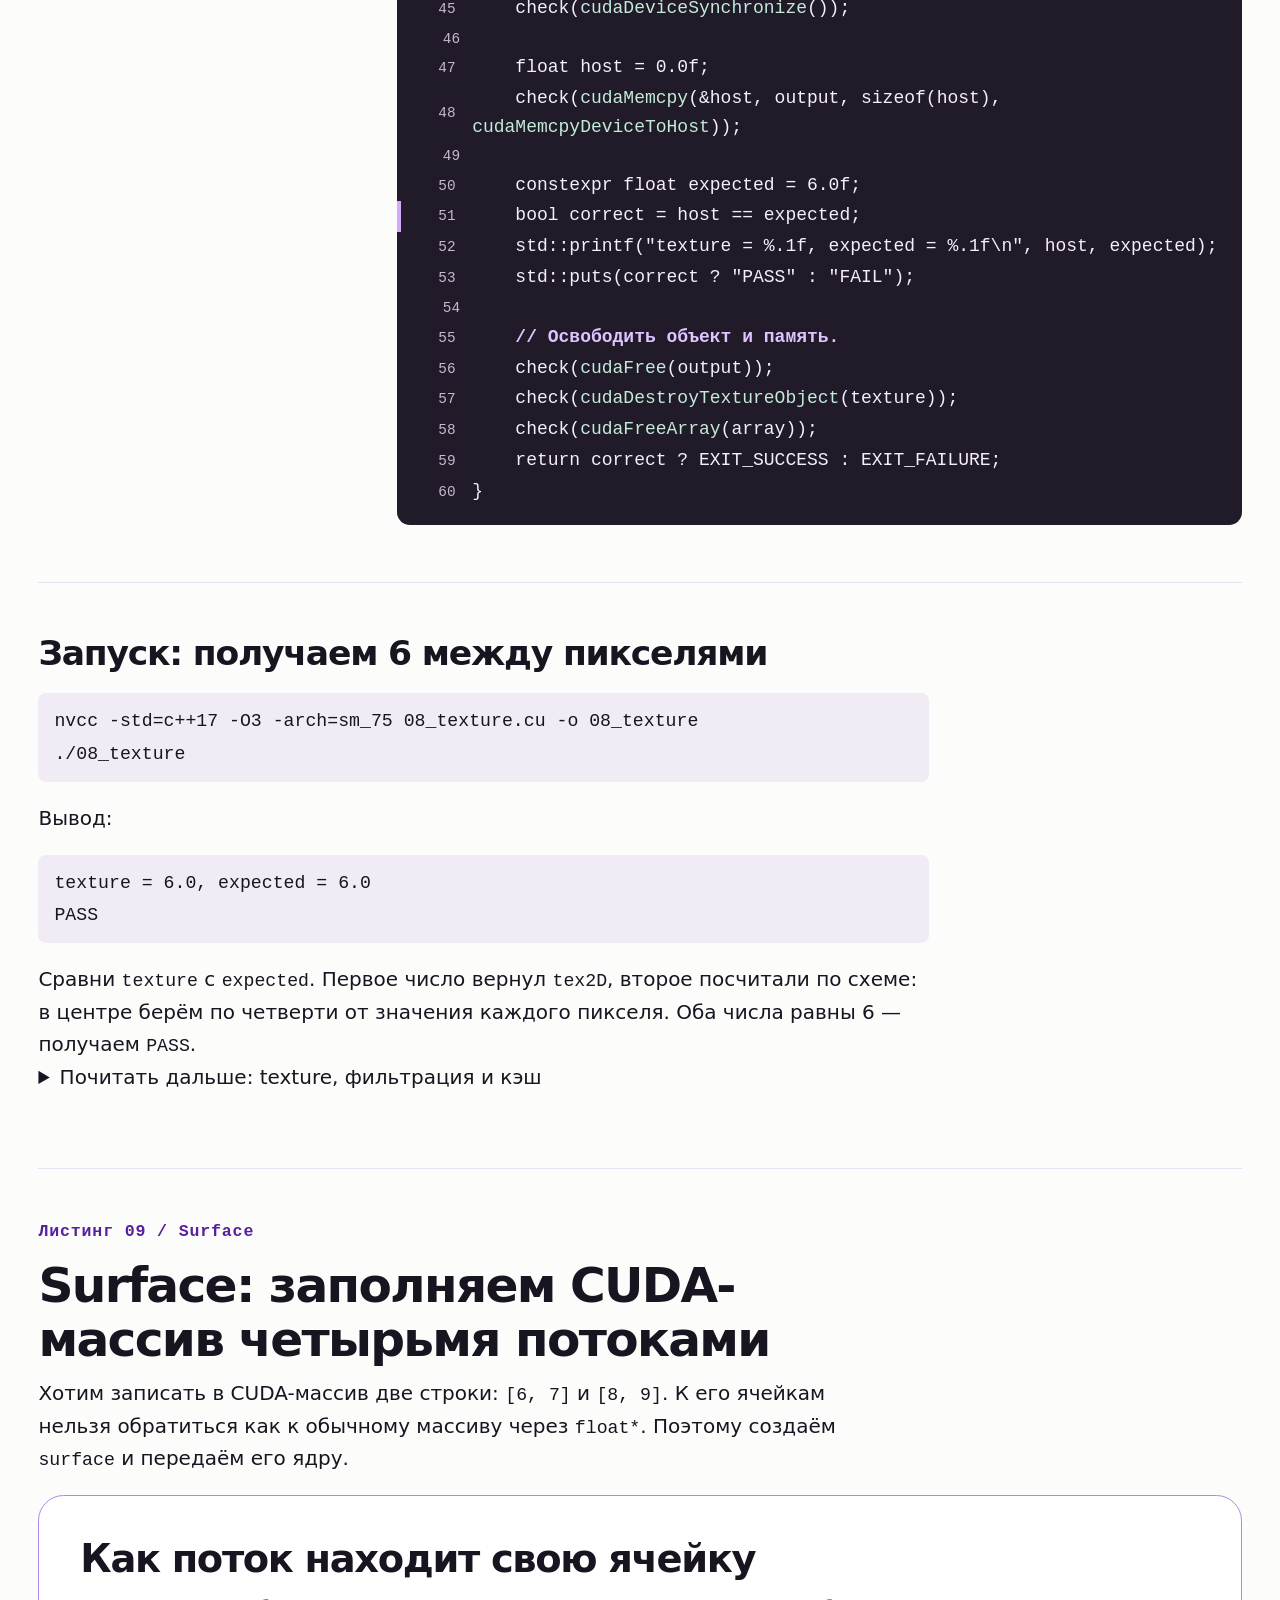
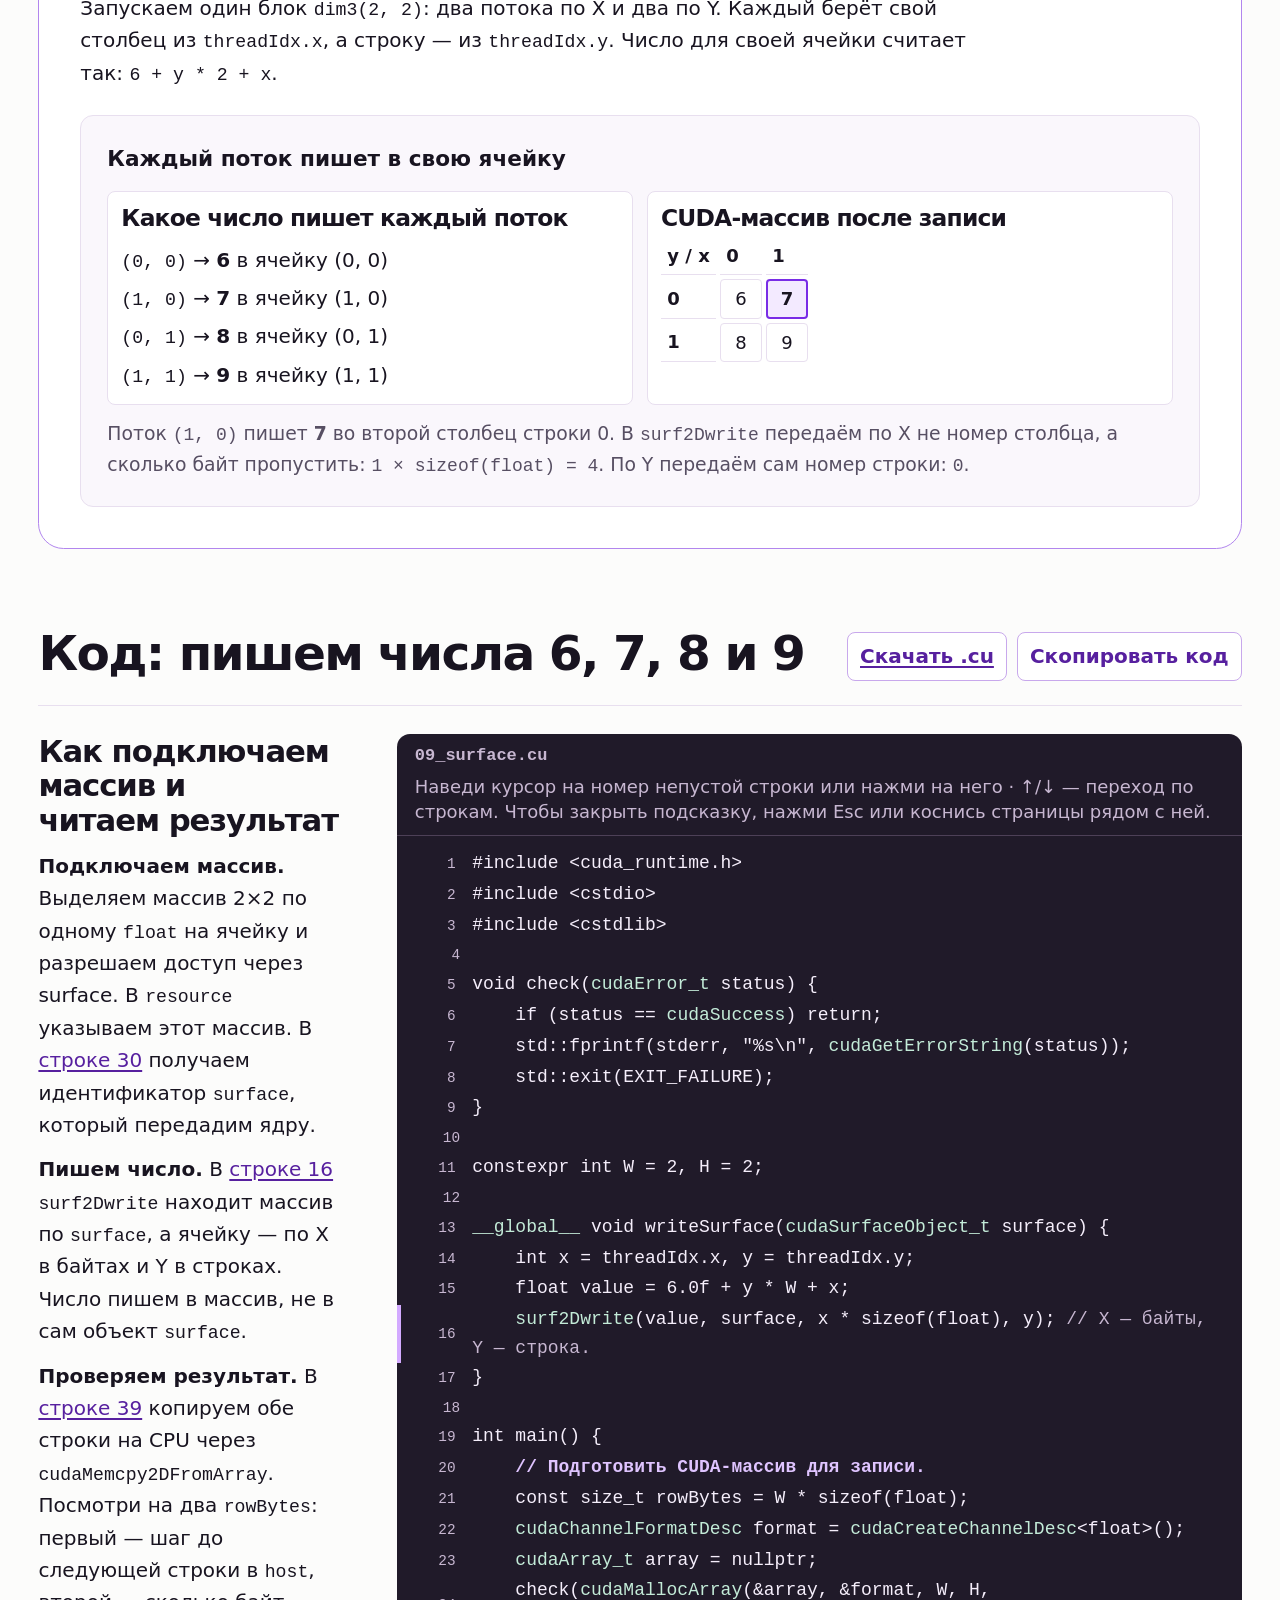
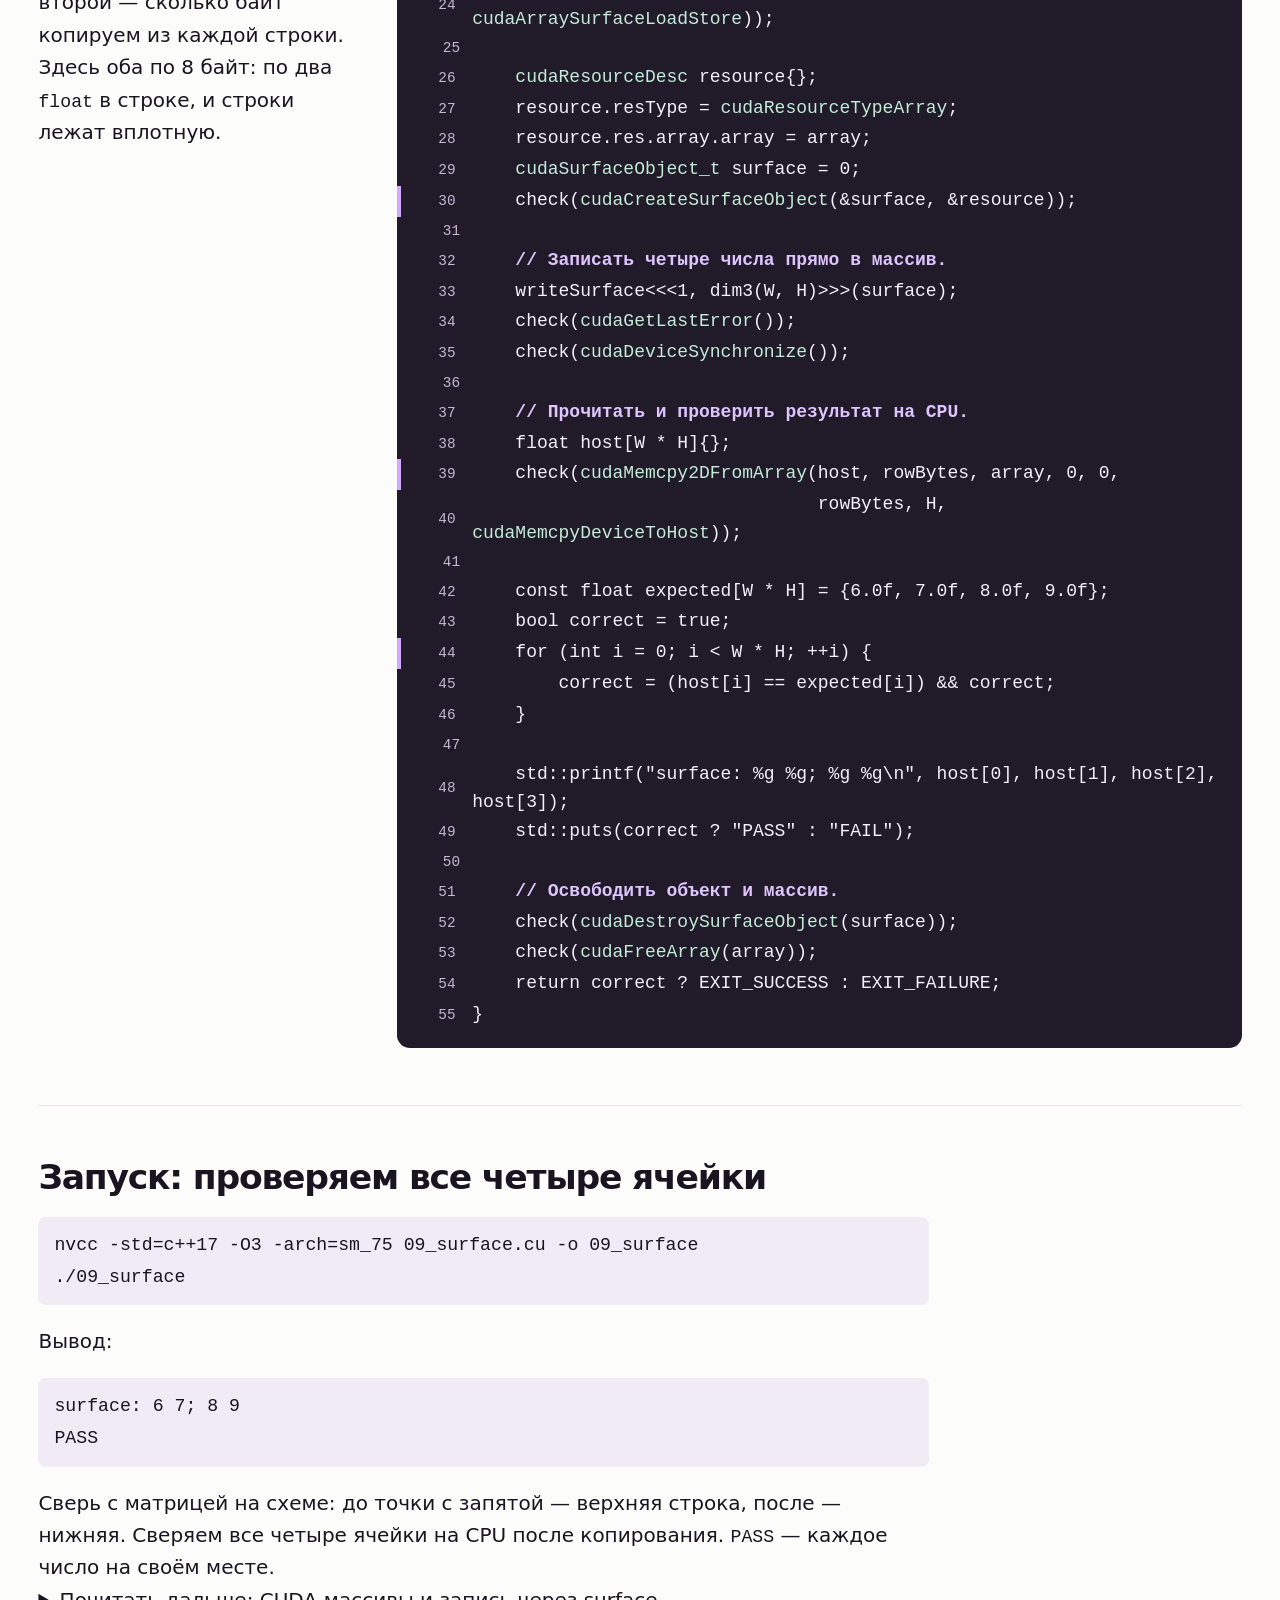
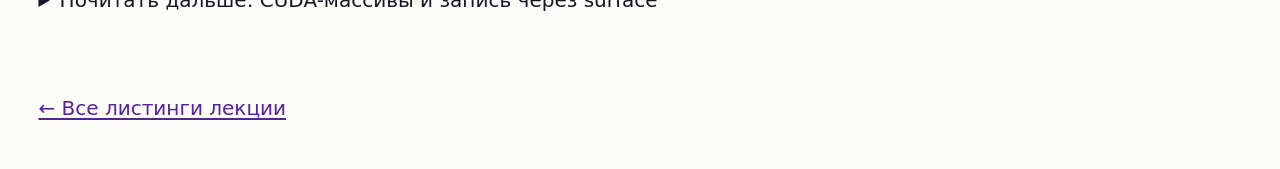
<file: docs/site/lectures/03-memory/08_texture_surface.html>
<!doctype html>
<html lang="ru">
<head>
  <meta charset="utf-8">
  <meta name="viewport" content="width=device-width, initial-scale=1">
  <title>Чтение и запись CUDA-массивов · CUDA / Лекция 03</title>
  <link rel="stylesheet" href="lesson.css">
<style>
  #texture .texture-grid-table { width: 100%; font-size: 1rem; }
  #texture .texture-grid-table caption { text-align: left; margin: 8px 0; }
  #texture code { font-size: max(18px, .91em); }
  #texture .code-frame code { font-size: 18px; }
  .texture-sampling { width: min(100%, 340px); height: auto; justify-self: center; align-self: center; }
  #texture .diagram-panel p + h3 { margin-top: 16px; }
  .surface-path { display: grid; gap: 6px; margin-top: 12px; }
  .surface-path .path-arrow { color: var(--muted); }
  .surface-path .diagram-strip { margin: 4px 0; }
  .diagram-panel .surface-matrix { border-collapse: separate; border-spacing: 4px; margin: 2px 0 0 -4px; }
  .diagram-panel .surface-matrix td { min-width: 42px; text-align: center; border: 1px solid var(--line); border-radius: 4px; }
  .diagram-panel .surface-matrix .surface-target { border: 2px solid var(--purple); background: var(--purple-wash); font-weight: 750; }
  #line-tip dd { white-space: pre-line; }
</style>
  <link rel="stylesheet" href="lesson-nav.css">
  <link rel="stylesheet" href="../../assets/site.css">
</head>
<body>
<main>
  <nav class="course-breadcrumbs" aria-label="Путь по курсу">
    <ol role="list">
      <li><a href="../../index.html">Курс CUDA</a></li>
      <li><a href="../index.html">Лекции</a></li>
      <li><a href="index.html">Лекция 03</a></li>
      <li><span aria-current="page">Примеры 08–09</span></li>
    </ol>
  </nav>
  <nav class="lesson-topnav" aria-label="Разделы примера">
    <a href="#texture">08 · Чтение через texture</a>
    <a href="#surface">09 · Запись через surface</a>
  </nav>
<header class="hero">
  <p class="kicker">CUDA · Лекция 03 · Листинги 08 и 09</p>
  <h1>CUDA-массивы: читаем через texture, пишем через surface</h1>
  <p class="lead">В первой программе просим GPU получить число между соседними пикселями. Во второй записываем четыре числа в ячейки нового массива. Результат первой программы для второй не нужен.</p>
</header>
<article class="lesson-unit" id="texture">
  <section class="flow" aria-labelledby="texture-flow-title">
    <h2 id="texture-flow-title">Texture: читаем между четырьмя пикселями</h2>
    <p class="flow-intro">Берём массив 2×2: сверху <code>[0, 4]</code>, снизу <code>[8, 12]</code>. По индексу мы взяли бы число из одной ячейки. А хотим узнать, какое число получится посередине между всеми четырьмя. Передаём координаты точки в <code>tex2D</code> и включаем линейный фильтр, чтобы GPU смешал соседние числа.</p>
    <figure class="flow-figure" aria-labelledby="texture-figure-title">
      <figcaption id="texture-figure-title">Точка (1, 1) между четырьмя пикселями</figcaption>
      <div class="diagram-grid">
        <svg class="texture-sampling" viewBox="0 0 300 238" role="img" aria-labelledby="texture-diagram-label texture-diagram-desc">
          <title id="texture-diagram-label">Точка (1, 1) в середине массива 2×2</title>
          <desc id="texture-diagram-desc">По X и Y центры пикселей находятся в 0.5 и 1.5. Сверху лежат 0 и 4, снизу — 8 и 12. Точка (1, 1) ровно посередине, поэтому берём по четверти от каждого числа.</desc>
          <g fill="#fff" stroke="#b7a5c9" stroke-width="1.5">
            <rect x="43" y="14" width="214" height="180" rx="8"/>
            <path d="M150 14v180 M43 104h214"/>
          </g>
          <g text-anchor="middle" dominant-baseline="central" font-family="system-ui,sans-serif" font-size="13" fill="var(--muted)" aria-hidden="true">
            <text x="96" y="7">x = 0.5</text><text x="203" y="7">x = 1.5</text>
            <text x="21" y="7">Y</text><text x="21" y="59">0.5</text><text x="21" y="149">1.5</text>
          </g>
          <g fill="none" stroke="#792ce6" stroke-width="2" aria-hidden="true"><path d="M96 59L150 104 203 59 M96 149L150 104 203 149"/></g>
          <g text-anchor="middle" dominant-baseline="central" font-family="system-ui,sans-serif" font-size="18" font-weight="650" fill="#181420">
            <g fill="#fff" stroke="#792ce6" stroke-width="1.5"><circle cx="96" cy="59" r="17"/><circle cx="203" cy="59" r="17"/><circle cx="96" cy="149" r="17"/><circle cx="203" cy="149" r="17"/></g>
            <text x="96" y="59">0</text><text x="203" y="59">4</text><text x="96" y="149">8</text><text x="203" y="149">12</text>
            <circle cx="150" cy="104" r="6" fill="#792ce6"/>
            <text x="150" y="217" font-size="17">● Точка (1, 1)</text>
          </g>
        </svg>
        <div class="diagram-panel">
          <h3>Что прочитаем в точке (1, 1)?</h3>
          <div class="diagram-strip"><span class="diagram-mark">(1, 1)</span><span>→</span><span class="diagram-mark active">6</span></div>
          <p>По X и по Y точка ровно посередине. Поэтому складываем по четверти от каждого числа: <code>(0 + 4 + 8 + 12) / 4 = 6</code>.</p>
          <p>Это линейная фильтрация по двум осям, или билинейная интерполяция. Число <code>6</code> не лежит в массиве: GPU считает его при чтении через <code>tex2D</code>.</p>
        </div>
      </div>
      <p class="figure-note">Здесь координаты задаём в пикселях. <code>(0.5, 0.5)</code> — центр первой ячейки с числом <code>0</code>. <code>(1, 1)</code> — точка между центрами, а не индекс последней ячейки <code>[1][1]</code>.</p>
    </figure>
  </section>
  <section class="listing" aria-labelledby="texture-listing-title">
    <div class="listing-header"><h2 id="texture-listing-title">Код: читаем точку (1, 1) с линейным фильтром</h2><div class="actions"><a href="08_texture.cu" download>Скачать .cu</a><button type="button" data-copy="texture-code" hidden>Скопировать код</button><span class="sr-only" role="status"></span></div></div>
    <div class="listing-grid">
      <aside class="reading">
        <h3>Как подготовить массив к чтению</h3>
        <p><strong>Готовим пиксели.</strong> У нас по одному <code>float</code> на пиксель. По этому формату выделяем CUDA-массив 2×2. Через <code>cudaMemcpy2DToArray</code> копируем из <code>pixels</code> две строки: сначала <code>[0, 4]</code>, потом <code>[8, 12]</code>.</p>
        <p><strong>Настраиваем чтение.</strong> В <code>resource</code> указываем, откуда читать, в <code>description</code> — как. В <a href="#texture-modes">строке 35</a> включаем линейный фильтр. В <a href="#texture-object">строке 38</a> получаем <code>texture</code> — идентификатор, по которому ядро найдёт массив и настройки. Пиксели остаются в массиве.</p>
        <p><strong>Получаем число между пикселями.</strong> В <a href="#texture-linear-read">строке 12</a> передаём <code>texture</code> и точку <code>(1, 1)</code> в <code>tex2D&lt;float&gt;</code>. Получаем число <code>6</code> типа <code>float</code> и пишем его в <code>output[0]</code>.</p>
      </aside>
      <figure class="code-frame" id="texture-code">
  <figcaption>08_texture.cu<span class="hint-how" hidden>Наведи курсор на номер непустой строки или нажми на него · ↑/↓ — переход по строкам. Чтобы закрыть подсказку, нажми Esc или коснись страницы рядом с ней.</span></figcaption>
  <pre><code><span class="source-line" data-what="Подключаем CUDA Runtime." data-how="Заголовок объявляет команды и типы CUDA из листинга." data-why="Отсюда, например, компилятор узнаёт cudaArray_t и cudaMallocArray."><span class="line-no" aria-hidden="true">1</span><span class="src">#include &lt;cuda_runtime.h&gt;</span></span>
<span class="source-line" data-what="Подключаем вывод текста." data-how="Здесь объявлены printf, fprintf и puts." data-why="Ими печатаем ответ и сообщения об ошибках."><span class="line-no" aria-hidden="true">2</span><span class="src">#include &lt;cstdio&gt;</span></span>
<span class="source-line" data-what="Подключаем функции завершения программы." data-how="Отсюда берутся std::exit, EXIT_SUCCESS и EXIT_FAILURE." data-why="Код выхода сообщает, удалось ли выполнить и проверить пример."><span class="line-no" aria-hidden="true">3</span><span class="src">#include &lt;cstdlib&gt;</span></span>
<span class="source-line"><span class="line-no" aria-hidden="true">4</span><span class="src"></span></span>
<span class="source-line" data-what="Проверяем один вызов CUDA." data-how="Передаём в check статус, который вернул этот вызов." data-why="Не продолжаем работу, если CUDA не смогла выполнить команду."><span class="line-no" aria-hidden="true">5</span><span class="src">void check(<span class="call">cudaError_t</span> status) {</span></span>
<span class="source-line" data-what="Если ошибки нет, идём дальше." data-how="cudaSuccess — статус успеха. return выходит только из check." data-why="После успешной проверки выполняется следующая строка программы."><span class="line-no" aria-hidden="true">6</span><span class="src">    if (status == <span class="call">cudaSuccess</span>) return;</span></span>
<span class="source-line" data-what="Печатаем, почему вызов не удался." data-how="cudaGetErrorString превращает статус в текст, fprintf отправляет его в stderr." data-why="Так видно сообщение CUDA, а не только код ошибки."><span class="line-no" aria-hidden="true">7</span><span class="src">    std::fprintf(stderr, &quot;%s\n&quot;, <span class="call">cudaGetErrorString</span>(status));</span></span>
<span class="source-line" data-what="Останавливаем программу при ошибке CUDA." data-how="std::exit(EXIT_FAILURE) завершает всю программу, не только check." data-why="Дальше данные или объект могут быть не готовы."><span class="line-no" aria-hidden="true">8</span><span class="src">    std::exit(EXIT_FAILURE);</span></span>
<span class="source-line" data-what="Конец check." data-how="На успехе функция уже вернулась. При ошибке она завершила программу." data-why="Основной код не продолжится после ошибки CUDA."><span class="line-no" aria-hidden="true">9</span><span class="src">}</span></span>
<span class="source-line"><span class="line-no" aria-hidden="true">10</span><span class="src"></span></span>
<span class="source-line" data-what="В этом ядре читаем одну точку." data-how="texture — идентификатор, который получили на CPU, когда связали массив с настройками. output — адрес отдельного буфера на GPU." data-why="По texture найдём пиксели, в output положим ответ для CPU."><span class="line-no" aria-hidden="true">11</span><span class="src"><span class="call">__global__</span> void sample(<span class="call">cudaTextureObject_t</span> texture, float* output) {</span></span>
<span class="source-line key" id="texture-linear-read" data-what="Читаем число через tex2D. &lt;float&gt; — тип результата." data-how="По texture CUDA находит массив и настройки чтения.&#10;Первое 1.0f — X, второе — Y. По обеим осям мы ровно между центрами 0.5 и 1.5." data-why="Фильтр берёт по четверти от 0, 4, 8 и 12. tex2D возвращает 6. Пишем его в output[0]."><span class="line-no" aria-hidden="true">12</span><span class="src">    output[0] = <span class="call">tex2D</span>&lt;float&gt;(texture, 1.0f, 1.0f);</span></span>
<span class="source-line" data-what="Конец ядра sample." data-how="Поток уже записал одно число в output[0]." data-why="Дальше в листинге описано, как CPU подготавливает и запускает это ядро."><span class="line-no" aria-hidden="true">13</span><span class="src">}</span></span>
<span class="source-line"><span class="line-no" aria-hidden="true">14</span><span class="src"></span></span>
<span class="source-line" data-what="Старт программы на CPU." data-how="Здесь готовим данные и запускаем sample, а после запуска читаем ответ." data-why="Само чтение через texture идёт в ядре, не внутри main."><span class="line-no" aria-hidden="true">15</span><span class="src">int main() {</span></span>
<span class="source-line code-section" data-what="Сначала готовим входные пиксели." data-how="Задаём четыре числа на CPU. Дальше выделим место на GPU и скопируем туда обе строки." data-why="К моменту запуска исходные значения уже должны лежать в CUDA-массиве."><span class="line-no" aria-hidden="true">16</span><span class="src">    <span class="comment">// Загрузить четыре значения в CUDA-массив.</span></span></span>
<span class="source-line key" id="texture-point-reads" data-what="Задаём четыре числа на CPU." data-how="Первые два, [0, 4], — верхняя строка, следующие два, [8, 12], — нижняя." data-why="Массив pixels одномерный, но при 2D-копировании укажем, где начинается вторая строка."><span class="line-no" aria-hidden="true">17</span><span class="src">    const float pixels[4] = {0.0f, 4.0f, 8.0f, 12.0f};</span></span>
<span class="source-line" data-what="Описываем одну ячейку, а не весь массив." data-how="Берём &lt;float&gt;, потому что в pixels одно число float на пиксель. cudaCreateChannelDesc делает описание «один float, 4 байта». Значения из pixels при этом не трогает." data-why="Передадим &amp;channel в cudaMallocArray, чтобы CUDA знала тип и размер ячейки. Числа 0, 4, 8, 12 скопируем отдельно."><span class="line-no" aria-hidden="true">18</span><span class="src">    <span class="call">cudaChannelFormatDesc</span> channel = <span class="call">cudaCreateChannelDesc</span>&lt;float&gt;();</span></span>
<span class="source-line" data-what="Заводим переменную array для CUDA-массива." data-how="Пока массива нет, ставим nullptr. cudaMallocArray запишет дескриптор в array." data-why="По дескриптору функции CUDA найдут массив. Это не float*, поэтому array[i] здесь не работает."><span class="line-no" aria-hidden="true">19</span><span class="src">    <span class="call">cudaArray_t</span> array = nullptr;</span></span>
<span class="source-line" data-what="Выделяем место для четырёх пикселей на GPU." data-how="&amp;array — куда записать дескриптор.&#10;&amp;channel — где взять формат: один float на ячейку.&#10;2, 2 — число столбцов и строк, не байты." data-why="Место выделили. Теперь нужно записать в него числа отдельной копией."><span class="line-no" aria-hidden="true">20</span><span class="src">    check(<span class="call">cudaMallocArray</span>(&amp;array, &amp;channel, 2, 2));</span></span>
<span class="source-line"><span class="line-no" aria-hidden="true">21</span><span class="src"></span></span>
<span class="source-line" data-what="Копируем строки из pixels на CPU в array на GPU." data-how="array, 0, 0 — начинаем писать с байта 0 в строке 0.&#10;Читаем из pixels. Первое 2 * sizeof(float) — шаг (pitch): 8 байт между началами строк.&#10;Ширину, высоту и направление передаём следующей строкой." data-why="Из pixels[0] берём пару [0, 4], из pixels[2] — [8, 12]. Копируем исходные числа, ничего не усредняем."><span class="line-no" aria-hidden="true">22</span><span class="src">    check(<span class="call">cudaMemcpy2DToArray</span>(array, 0, 0, pixels, 2 * sizeof(float),</span></span>
<span class="source-line" data-what="Задаём размер копии и направление." data-how="Второе 2 * sizeof(float) — по 8 байт из каждой строки. Следующее 2 — сколько строк взять. cudaMemcpyHostToDevice значит CPU → GPU." data-why="Шаг говорит, где начинается следующая строка. Ширина — сколько из неё взять. Если между строками оставить 4 байта, шаг будет 12, а ширина всё равно 8."><span class="line-no" aria-hidden="true">23</span><span class="src">                              2 * sizeof(float), 2, <span class="call">cudaMemcpyHostToDevice</span>));</span></span>
<span class="source-line"><span class="line-no" aria-hidden="true">24</span><span class="src"></span></span>
<span class="source-line code-section" data-what="Пиксели уже загружены. Настраиваем чтение." data-how="Дальше указываем, какой массив взять и как обрабатывать координаты и значения." data-why="Те же четыре числа можно читать с фильтром или без него — копировать их заново не нужно."><span class="line-no" aria-hidden="true">25</span><span class="src">    <span class="comment">// Настроить линейное чтение.</span></span></span>
<span class="source-line" data-what="Готовим описание источника: resource." data-how="Создаём структуру на CPU. Дальше скажем, что хранилище — CUDA-массив, и укажем, какой именно." data-why="При создании texture CUDA берёт массив из resource, а настройки фильтра — из description."><span class="line-no" aria-hidden="true">26</span><span class="src">    <span class="call">cudaResourceDesc</span> resource{};</span></span>
<span class="source-line" data-what="Говорим CUDA, что источник — CUDA-массив." data-how="Мы выделили его через cudaMallocArray. При cudaResourceTypeArray CUDA возьмёт его дескриптор из res.array.array, а не указатель на обычный буфер float*." data-why="Эта строка выбирает только вид хранилища. Конкретный массив задаём ниже, фильтр — отдельно в description."><span class="line-no" aria-hidden="true">27</span><span class="src">    resource.resType = <span class="call">cudaResourceTypeArray</span>;</span></span>
<span class="source-line" data-what="Указываем, какой именно массив читать." data-how="В res.array.array первое array — раздел для CUDA-массивов, второе — поле для дескриптора. В это поле пишем наш array." data-why="Настроили ссылку на массив, а не скопировали его. Пиксели 0, 4, 8, 12 остались на месте."><span class="line-no" aria-hidden="true">28</span><span class="src">    resource.res.array.array = array;</span></span>
<span class="source-line"><span class="line-no" aria-hidden="true">29</span><span class="src"></span></span>
<span class="source-line" data-what="Готовим настройки чтения: description." data-how="Ниже задаём, что делать за краем, в каком виде брать числа, как задавать координаты и каким фильтром читать." data-why="В resource указали, откуда читать. Тут указываем, как читать."><span class="line-no" aria-hidden="true">30</span><span class="src">    <span class="call">cudaTextureDesc</span> description{};</span></span>
<span class="source-line" data-what="Ставим Clamp слева и справа." data-how="addressMode[0] — правило для X. Если уйти за край, берём крайний пиксель, не переходим на другой конец массива. Например, в (-1, 0.5) прочитаем 0." data-why="В (1, 1) все соседи внутри массива. Число 6 даёт линейный фильтр, Clamp тут ничего не меняет."><span class="line-no" aria-hidden="true">31</span><span class="src">    description.addressMode[0] = <span class="call">cudaAddressModeClamp</span>;</span></span>
<span class="source-line" data-what="Ставим Clamp сверху и снизу." data-how="addressMode[1] — правило для Y. В (0.5, 3) точка ниже массива. Берём левый пиксель последней строки: 8." data-why="X и Y настраиваем отдельно. С Clamp по обеим осям запрос за краем остаётся на границе по той оси, по которой вышел."><span class="line-no" aria-hidden="true">32</span><span class="src">    description.addressMode[1] = <span class="call">cudaAddressModeClamp</span>;</span></span>
<span class="source-line" data-what="Читаем числа в исходном типе." data-how="С cudaReadModeElementType фильтр получает исходные float: 0, 4, 8, 12. Для 8- и 16-битных целых есть другой режим: он может перевести их в нормированный float." data-why="Здесь числа менять не нужно. Эта настройка про значения пикселей, а не про координаты X и Y."><span class="line-no" aria-hidden="true">33</span><span class="src">    description.readMode = <span class="call">cudaReadModeElementType</span>;</span></span>
<span class="source-line" data-what="Задаём координаты в пикселях." data-how="С normalizedCoords = 0 отсчитываем координаты в пикселях, а не в долях ширины и высоты. Центры здесь в 0.5 и 1.5 по обеим осям." data-why="Поэтому (0.5, 0.5) — центр ячейки с 0, а (1, 1) — середина между четырьмя центрами."><span class="line-no" aria-hidden="true">34</span><span class="src">    description.normalizedCoords = 0;  <span class="comment">// Центры ячеек: 0.5 и 1.5.</span></span></span>
<span class="source-line key" id="texture-modes" data-what="Включаем линейный фильтр." data-how="В (1, 1) смешиваем соседей поровну. По X получаем (0 + 4) / 2 = 2 сверху и (8 + 12) / 2 = 10 снизу. По Y берём (2 + 10) / 2 = 6." data-why="Здесь у всех четырёх вес ¼. В другой точке веса меняются. Режим Point взял бы один пиксель. Число 6 возвращает tex2D, исходный массив не меняется."><span class="line-no" aria-hidden="true">35</span><span class="src">    description.filterMode = <span class="call">cudaFilterModeLinear</span>;</span></span>
<span class="source-line"><span class="line-no" aria-hidden="true">36</span><span class="src"></span></span>
<span class="source-line" data-what="Готовим переменную для идентификатора текстуры." data-how="Пока объекта нет, ставим 0. CUDA запишет идентификатор в texture на следующей строке." data-why="Ядру передаём texture: по нему CUDA найдёт массив и настройки чтения."><span class="line-no" aria-hidden="true">37</span><span class="src">    <span class="call">cudaTextureObject_t</span> texture = 0;</span></span>
<span class="source-line key" id="texture-object" data-what="Создаём texture на CPU." data-how="&amp;texture — куда записать идентификатор.&#10;&amp;resource — какой массив читать.&#10;&amp;description — как читать: в том числе с Linear.&#10;nullptr — не просим менять представление массива." data-why="check проверяет статус вызова. Сам texture передадим ядру. CUDA связывает уже выделенный массив с настройками, не копируя числа."><span class="line-no" aria-hidden="true">38</span><span class="src">    check(<span class="call">cudaCreateTextureObject</span>(&amp;texture, &amp;resource, &amp;description, nullptr));</span></span>
<span class="source-line" data-what="Готовим указатель на обычный выходной буфер GPU." data-how="Пока адреса нет, ставим nullptr. cudaMalloc запишет адрес в output." data-why="Это место для числа 6, а не сам CUDA-массив с пикселями."><span class="line-no" aria-hidden="true">39</span><span class="src">    float* output = nullptr;</span></span>
<span class="source-line" data-what="Выделяем место для одного результата." data-how="cudaMalloc получает sizeof(float) — 4 байта — и записывает адрес через &amp;output." data-why="tex2D вернёт одно число. Его можно записать в обычный буфер, без ещё одного CUDA-массива."><span class="line-no" aria-hidden="true">40</span><span class="src">    check(<span class="call">cudaMalloc</span>(&amp;output, sizeof(float)));</span></span>
<span class="source-line"><span class="line-no" aria-hidden="true">41</span><span class="src"></span></span>
<span class="source-line code-section" data-what="Теперь читаем в центре массива." data-how="Массив заполнен, texture настроен, место под ответ есть." data-why="Осталось передать оба аргумента ядру."><span class="line-no" aria-hidden="true">42</span><span class="src">    <span class="comment">// Прочитать значение в центре массива.</span></span></span>
<span class="source-line" data-what="Запускаем один блок с одним потоком." data-how="Передаём texture для чтения и output для записи. Единственный поток вызывает tex2D один раз." data-why="Фильтр сам учитывает четырёх соседей. Не нужно назначать отдельный поток каждому пикселю."><span class="line-no" aria-hidden="true">43</span><span class="src">    sample&lt;&lt;&lt;1, 1&gt;&gt;&gt;(texture, output);</span></span>
<span class="source-line" data-what="Проверяем, удалось ли запустить ядро." data-how="cudaGetLastError даёт код ошибки запуска. Если она была, check остановит программу." data-why="Успех здесь ещё не означает, что GPU уже вычислил 6."><span class="line-no" aria-hidden="true">44</span><span class="src">    check(<span class="call">cudaGetLastError</span>());</span></span>
<span class="source-line" data-what="Ждём, пока ядро закончит работу." data-how="cudaDeviceSynchronize ждёт работу GPU, а check проверяет, не было ли ошибки." data-why="Только после этого забираем готовый ответ и можем убрать texture."><span class="line-no" aria-hidden="true">45</span><span class="src">    check(<span class="call">cudaDeviceSynchronize</span>());</span></span>
<span class="source-line"><span class="line-no" aria-hidden="true">46</span><span class="src"></span></span>
<span class="source-line" data-what="Готовим место для ответа на CPU." data-how="Создаём переменную host типа float. Начальный 0 заменит следующая копия." data-why="Её адрес &amp;host передаём как назначение."><span class="line-no" aria-hidden="true">47</span><span class="src">    float host = 0.0f;</span></span>
<span class="source-line" data-what="Забираем с GPU одно число." data-how="Из output на GPU копируем в &amp;host на CPU. sizeof(host) — 4 байта. cudaMemcpyDeviceToHost задаёт направление GPU → CPU." data-why="Нужен ответ ядра, а не все четыре исходных пикселя. output — обычный указатель, поэтому здесь хватает cudaMemcpy."><span class="line-no" aria-hidden="true">48</span><span class="src">    check(<span class="call">cudaMemcpy</span>(&amp;host, output, sizeof(host), <span class="call">cudaMemcpyDeviceToHost</span>));</span></span>
<span class="source-line"><span class="line-no" aria-hidden="true">49</span><span class="src"></span></span>
<span class="source-line" data-what="Эталон для проверки — 6." data-how="В точке между четырьмя центрами берём среднее исходных 0, 4, 8 и 12." data-why="Сравним то, что вернул GPU, с ответом, полученным вручную."><span class="line-no" aria-hidden="true">50</span><span class="src">    constexpr float expected = 6.0f;</span></span>
<span class="source-line key" id="texture-check" data-what="Сравниваем число GPU с эталоном." data-how="host пришёл с GPU, expected посчитали на CPU. Здесь исходные числа и вес ¼ представляются точно." data-why="Для этих чисел хватает точного сравнения. От correct зависит PASS или FAIL."><span class="line-no" aria-hidden="true">51</span><span class="src">    bool correct = host == expected;</span></span>
<span class="source-line" data-what="Печатаем фактический и ожидаемый ответы." data-how="Первое %.1f печатает host, второе — expected. Оба выводятся с одним знаком после точки." data-why="Если они отличаются, сразу видно, какое число вернул GPU."><span class="line-no" aria-hidden="true">52</span><span class="src">    std::printf(&quot;texture = %.1f, expected = %.1f\n&quot;, host, expected);</span></span>
<span class="source-line" data-what="Отмечаем, прошла ли проверка." data-how="Если correct истинно, печатаем PASS, иначе FAIL." data-why="Статус относится к сравнению чисел, а не только к успешному запуску ядра."><span class="line-no" aria-hidden="true">53</span><span class="src">    std::puts(correct ? &quot;PASS&quot; : &quot;FAIL&quot;);</span></span>
<span class="source-line"><span class="line-no" aria-hidden="true">54</span><span class="src"></span></span>
<span class="source-line code-section" data-what="Убираем ресурсы, когда ответ уже на CPU." data-how="Буфер результата, объект texture и CUDA-массив были созданы отдельно." data-why="Поэтому у каждого свой вызов для освобождения."><span class="line-no" aria-hidden="true">55</span><span class="src">    <span class="comment">// Освободить объект и память.</span></span></span>
<span class="source-line" data-what="Освобождаем обычный буфер ответа." data-how="output получили из cudaMalloc и возвращаем через cudaFree." data-why="Результат уже скопирован в host. CUDA-массив эта команда не трогает."><span class="line-no" aria-hidden="true">56</span><span class="src">    check(<span class="call">cudaFree</span>(output));</span></span>
<span class="source-line" data-what="Удаляем texture после чтения." data-how="Передаём идентификатор texture, когда ядро уже закончило. Дальше этот идентификатор не используем." data-why="Это только объект чтения. Сам массив с пикселями освободим отдельно."><span class="line-no" aria-hidden="true">57</span><span class="src">    check(<span class="call">cudaDestroyTextureObject</span>(texture));</span></span>
<span class="source-line" data-what="Освобождаем массив исходных пикселей." data-how="cudaFreeArray принимает array, полученный из cudaMallocArray." data-why="Объект чтения уже уничтожен. Массив не был выделен через cudaMalloc, поэтому cudaFree здесь не подходит."><span class="line-no" aria-hidden="true">58</span><span class="src">    check(<span class="call">cudaFreeArray</span>(array));</span></span>
<span class="source-line" data-what="Возвращаем итог проверки системе." data-how="correct выбирает EXIT_SUCCESS при совпадении или EXIT_FAILURE при ошибке." data-why="Так результат можно проверить и по коду выхода, без чтения текста."><span class="line-no" aria-hidden="true">59</span><span class="src">    return correct ? EXIT_SUCCESS : EXIT_FAILURE;</span></span>
<span class="source-line" data-what="Конец программы." data-how="main уже проверил ответ, освободил ресурсы и вернул статус." data-why="Все действия примера завершены."><span class="line-no" aria-hidden="true">60</span><span class="src">}</span></span></code></pre>
</figure>
    </div>
  </section>
  <section class="run" aria-labelledby="texture-run-title">
    <h2 id="texture-run-title">Запуск: получаем 6 между пикселями</h2>
    <pre><code>nvcc -std=c++17 -O3 -arch=sm_75 08_texture.cu -o 08_texture
./08_texture</code></pre>
    <p>Вывод:</p>
    <pre><code>texture = 6.0, expected = 6.0
PASS</code></pre>
    <p>Сравни <code>texture</code> с <code>expected</code>. Первое число вернул <code>tex2D</code>, второе посчитали по схеме: в центре берём по четверти от значения каждого пикселя. Оба числа равны 6 — получаем <code>PASS</code>.</p>

    <details>
      <summary>Почитать дальше: texture, фильтрация и кэш</summary>
      <ul>
        <li><a href="https://docs.nvidia.com/cuda/archive/13.0.1/cuda-c-programming-guide/index.html#texture-memory">NVIDIA CUDA C++ Programming Guide: Texture Memory</a> — как указать массив, что делать за краем и в каком виде читать числа.</li>
        <li><a href="https://docs.nvidia.com/cuda/archive/13.0.1/cuda-c-programming-guide/index.html#texture-fetching">NVIDIA: Texture Fetching</a> — по рисункам и формулам видно, когда берём один пиксель, а когда смешиваем соседей по X и Y.</li>
        <li><a href="https://docs.nvidia.com/cuda/cuda-runtime-api/cuda_runtime_api/group__CUDART__TEXTURE__OBJECT.html#texture-object-management">NVIDIA CUDA Runtime API: Texture Object Management</a> — что писать в <code>cudaResourceDesc</code> и <code>cudaTextureDesc</code> и что передать при создании текстуры.</li>
        <li><a href="https://docs.nvidia.com/cuda/cuda-c-best-practices-guide/index.html#texture-memory">NVIDIA CUDA C++ Best Practices Guide: Texture Memory</a> — чем кэшу помогают соседние адреса и почему меньше обращений к памяти не всегда означает меньшую задержку.</li>
      </ul>
    </details>
  </section>
</article>

<article class="lesson-unit" id="surface">
  <header>
    <p class="kicker">Листинг 09 / Surface</p>
    <h2>Surface: заполняем CUDA-массив четырьмя потоками</h2>
    <p>Хотим записать в CUDA-массив две строки: <code>[6, 7]</code> и <code>[8, 9]</code>. К его ячейкам нельзя обратиться как к обычному массиву через <code>float*</code>. Поэтому создаём <code>surface</code> и передаём его ядру.</p>
  </header>
  <section class="flow" aria-labelledby="surface-flow-title">
    <h3 id="surface-flow-title">Как поток находит свою ячейку</h3>
    <p class="flow-intro">Запускаем один блок <code>dim3(2, 2)</code>: два потока по X и два по Y. Каждый берёт свой столбец из <code>threadIdx.x</code>, а строку — из <code>threadIdx.y</code>. Число для своей ячейки считает так: <code>6 + y * 2 + x</code>.</p>
    <figure class="flow-figure" aria-labelledby="surface-figure-title">
      <figcaption id="surface-figure-title">Каждый поток пишет в свою ячейку</figcaption>
      <div class="diagram-grid">
        <section class="diagram-panel" aria-labelledby="surface-buffer-title">
          <h3 id="surface-buffer-title">Какое число пишет каждый поток</h3>
          <div class="surface-path">
            <div><code>(0, 0)</code> → <strong>6</strong> в ячейку (0, 0)</div>
            <div><code>(1, 0)</code> → <strong>7</strong> в ячейку (1, 0)</div>
            <div><code>(0, 1)</code> → <strong>8</strong> в ячейку (0, 1)</div>
            <div><code>(1, 1)</code> → <strong>9</strong> в ячейку (1, 1)</div>
          </div>
        </section>
        <section class="diagram-panel" aria-labelledby="surface-direct-title">
          <h3 id="surface-direct-title">CUDA-массив после записи</h3>
          <table class="surface-matrix" aria-label="Две строки: 6, 7 и 8, 9"><thead><tr><th scope="col">y / x</th><th scope="col">0</th><th scope="col">1</th></tr></thead><tbody><tr><th scope="row">0</th><td>6</td><td class="surface-target">7</td></tr><tr><th scope="row">1</th><td>8</td><td>9</td></tr></tbody></table>
        </section>
      </div>
      <p class="figure-note" id="surface-coordinate-title">Поток <code>(1, 0)</code> пишет <strong>7</strong> во второй столбец строки 0. В <code>surf2Dwrite</code> передаём по X не номер столбца, а сколько байт пропустить: <code>1 × sizeof(float) = 4</code>. По Y передаём сам номер строки: <code>0</code>.</p>
    </figure>
  </section>
  <section class="listing" aria-labelledby="surface-listing-title">
    <div class="listing-header"><h2 id="surface-listing-title">Код: пишем числа 6, 7, 8 и 9</h2><div class="actions"><a href="09_surface.cu" download>Скачать .cu</a><button type="button" data-copy="surface-code" hidden>Скопировать код</button><span class="sr-only" role="status"></span></div></div>
    <div class="listing-grid">
      <aside class="reading" aria-labelledby="surface-reading-title">
        <h3 id="surface-reading-title">Как подключаем массив и читаем результат</h3>
        <p><strong>Подключаем массив.</strong> Выделяем массив 2×2 по одному <code>float</code> на ячейку и разрешаем доступ через surface. В <code>resource</code> указываем этот массив. В <a href="#surface-object">строке 30</a> получаем идентификатор <code>surface</code>, который передадим ядру.</p>
        <p><strong>Пишем число.</strong> В <a href="#surface-write">строке 16</a> <code>surf2Dwrite</code> находит массив по <code>surface</code>, а ячейку — по X в байтах и Y в строках. Число пишем в массив, не в сам объект <code>surface</code>.</p>
        <p><strong>Проверяем результат.</strong> В <a href="#surface-copy">строке 39</a> копируем обе строки на CPU через <code>cudaMemcpy2DFromArray</code>. Посмотри на два <code>rowBytes</code>: первый — шаг до следующей строки в <code>host</code>, второй — сколько байт копируем из каждой строки. Здесь оба по 8 байт: по два <code>float</code> в строке, и строки лежат вплотную.</p>
      </aside>
      <figure class="code-frame" id="surface-code">
  <figcaption>09_surface.cu<span class="hint-how" hidden>Наведи курсор на номер непустой строки или нажми на него · ↑/↓ — переход по строкам. Чтобы закрыть подсказку, нажми Esc или коснись страницы рядом с ней.</span></figcaption>
  <pre><code><span class="source-line" data-what="Подключаем CUDA Runtime." data-how="Заголовок объявляет команды и типы CUDA из листинга." data-why="Отсюда, например, компилятор узнаёт cudaArray_t и cudaMallocArray."><span class="line-no" aria-hidden="true">1</span><span class="src">#include &lt;cuda_runtime.h&gt;</span></span>
<span class="source-line" data-what="Подключаем вывод текста." data-how="Здесь объявлены printf, fprintf и puts." data-why="Ими печатаем ответ и сообщения об ошибках."><span class="line-no" aria-hidden="true">2</span><span class="src">#include &lt;cstdio&gt;</span></span>
<span class="source-line" data-what="Подключаем функции завершения программы." data-how="Отсюда берутся std::exit, EXIT_SUCCESS и EXIT_FAILURE." data-why="Код выхода сообщает, удалось ли выполнить и проверить пример."><span class="line-no" aria-hidden="true">3</span><span class="src">#include &lt;cstdlib&gt;</span></span>
<span class="source-line"><span class="line-no" aria-hidden="true">4</span><span class="src"></span></span>
<span class="source-line" data-what="Проверяем один вызов CUDA." data-how="Передаём в check статус, который вернул этот вызов." data-why="Не продолжаем работу, если CUDA не смогла выполнить команду."><span class="line-no" aria-hidden="true">5</span><span class="src">void check(<span class="call">cudaError_t</span> status) {</span></span>
<span class="source-line" data-what="Если ошибки нет, идём дальше." data-how="cudaSuccess — статус успеха. return выходит только из check." data-why="После успешной проверки выполняется следующая строка программы."><span class="line-no" aria-hidden="true">6</span><span class="src">    if (status == <span class="call">cudaSuccess</span>) return;</span></span>
<span class="source-line" data-what="Печатаем, почему вызов не удался." data-how="cudaGetErrorString превращает статус в текст, fprintf отправляет его в stderr." data-why="Так видно сообщение CUDA, а не только код ошибки."><span class="line-no" aria-hidden="true">7</span><span class="src">    std::fprintf(stderr, &quot;%s\n&quot;, <span class="call">cudaGetErrorString</span>(status));</span></span>
<span class="source-line" data-what="Останавливаем программу при ошибке CUDA." data-how="std::exit(EXIT_FAILURE) завершает всю программу, не только check." data-why="Дальше данные или объект могут быть не готовы."><span class="line-no" aria-hidden="true">8</span><span class="src">    std::exit(EXIT_FAILURE);</span></span>
<span class="source-line" data-what="Конец check." data-how="На успехе функция уже вернулась. При ошибке она завершила программу." data-why="Основной код не продолжится после ошибки CUDA."><span class="line-no" aria-hidden="true">9</span><span class="src">}</span></span>
<span class="source-line"><span class="line-no" aria-hidden="true">10</span><span class="src"></span></span>
<span class="source-line" data-what="Задаём размер массива." data-how="W = 2 — число столбцов, H = 2 — число строк." data-why="Те же размеры используем для массива и для блока потоков: одна ячейка на поток."><span class="line-no" aria-hidden="true">11</span><span class="src">constexpr int W = 2, H = 2;</span></span>
<span class="source-line"><span class="line-no" aria-hidden="true">12</span><span class="src"></span></span>
<span class="source-line" data-what="В ядре будем писать через surface." data-how="cudaSurfaceObject_t — тип идентификатора. Создаём объект на CPU для конкретного CUDA-массива и передаём этот идентификатор ядру." data-why="Он нужен для surf2Dwrite. Обращаться к ячейкам CUDA-массива как к обычному float* нельзя."><span class="line-no" aria-hidden="true">13</span><span class="src"><span class="call">__global__</span> void writeSurface(<span class="call">cudaSurfaceObject_t</span> surface) {</span></span>
<span class="source-line" data-what="Выбираем ячейку по номеру потока." data-how="threadIdx.x — столбец x, threadIdx.y — строка y. В блоке 2×2 каждый индекс равен 0 или 1." data-why="Блок один, поэтому одному потоку соответствует одна ячейка, без повторов."><span class="line-no" aria-hidden="true">14</span><span class="src">    int x = threadIdx.x, y = threadIdx.y;</span></span>
<span class="source-line" data-what="Считаем число для своей ячейки." data-how="y * W + x — индекс, если посчитать ячейки по строкам. Для (1, 1) это 3, поэтому value = 6 + 3 = 9." data-why="Так получим разные числа: 6, 7, 8, 9. Адрес записи укажем в следующей команде."><span class="line-no" aria-hidden="true">15</span><span class="src">    float value = 6.0f + y * W + x;</span></span>
<span class="source-line key" id="surface-write" data-what="Пишем число value в CUDA-массив." data-how="По surface CUDA находит массив.&#10;x * sizeof(float) — сколько байт пропустить от начала строки; y — номер строки." data-why="Поток (1, 0) пишет 7: в строке 0 пропускаем один float, то есть 4 байта. Если передать просто 1, это значит один байт, а не второй столбец."><span class="line-no" aria-hidden="true">16</span><span class="src">    <span class="call">surf2Dwrite</span>(value, surface, x * sizeof(float), y); <span class="comment">// X — байты, Y — строка.</span></span></span>
<span class="source-line" data-what="Конец ядра writeSurface." data-how="Каждый поток уже выполнил свою запись через surf2Dwrite." data-why="Дальше в листинге описана подготовка и проверка на CPU."><span class="line-no" aria-hidden="true">17</span><span class="src">}</span></span>
<span class="source-line"><span class="line-no" aria-hidden="true">18</span><span class="src"></span></span>
<span class="source-line" data-what="Старт программы на CPU." data-how="Здесь выделяем массив, готовим surface, запускаем ядро и проверяем выход." data-why="Сами числа в массиве запишут потоки GPU."><span class="line-no" aria-hidden="true">19</span><span class="src">int main() {</span></span>
<span class="source-line code-section" data-what="Готовим место для будущих записей." data-how="Ниже считаем размер строки, выбираем тип ячейки и выделяем массив." data-why="Массив нужно создать раньше, чем подключим к нему surface."><span class="line-no" aria-hidden="true">20</span><span class="src">    <span class="comment">// Подготовить CUDA-массив для записи.</span></span></span>
<span class="source-line" data-what="Узнаём, сколько байт в одной строке." data-how="У нас W = 2, один float занимает 4 байта. В rowBytes пишем 8." data-why="На CPU строки лягут подряд: копируем по 8 байт и начинаем каждую следующую строку через 8 байт."><span class="line-no" aria-hidden="true">21</span><span class="src">    const size_t rowBytes = W * sizeof(float);</span></span>
<span class="source-line" data-what="Описываем формат одной ячейки." data-how="Смотрим на value в ядре: пишем по одному float, то есть по 4 байта. cudaCreateChannelDesc возвращает это описание, а не сами числа." data-why="Передадим &amp;format в cudaMallocArray. Чтобы записать, например, 7, позже вызовем surf2Dwrite в ядре."><span class="line-no" aria-hidden="true">22</span><span class="src">    <span class="call">cudaChannelFormatDesc</span> format = <span class="call">cudaCreateChannelDesc</span>&lt;float&gt;();</span></span>
<span class="source-line" data-what="Заводим переменную для CUDA-массива." data-how="Пока массива нет, ставим nullptr. Следующий вызов запишет его дескриптор в array." data-why="По нему подключим surface и потом скопируем строки на CPU."><span class="line-no" aria-hidden="true">23</span><span class="src">    <span class="call">cudaArray_t</span> array = nullptr;</span></span>
<span class="source-line" data-what="Выделяем CUDA-массив для записи через surface." data-how="&amp;array — куда записать дескриптор.&#10;&amp;format — формат одной ячейки, W и H — число столбцов и строк (2 и 2).&#10;cudaArraySurfaceLoadStore — флаг, который разрешает доступ через surface." data-why="Флаг указываем при выделении. Объект surface создадим отдельно, а числа запишет ядро."><span class="line-no" aria-hidden="true">24</span><span class="src">    check(<span class="call">cudaMallocArray</span>(&amp;array, &amp;format, W, H, <span class="call">cudaArraySurfaceLoadStore</span>));</span></span>
<span class="source-line"><span class="line-no" aria-hidden="true">25</span><span class="src"></span></span>
<span class="source-line" data-what="Готовим resource: куда будет писать ядро." data-how="Создаём структуру на CPU. В следующих двух строках укажем тип хранилища и конкретный массив." data-why="cudaCreateSurfaceObject прочитает это описание. Числа 6, 7, 8, 9 будут лежать не здесь, а в массиве."><span class="line-no" aria-hidden="true">26</span><span class="src">    <span class="call">cudaResourceDesc</span> resource{};</span></span>
<span class="source-line" data-what="Указываем вид хранилища: CUDA-массив." data-how="Мы выделили его через cudaMallocArray. По cudaResourceTypeArray функция cudaCreateSurfaceObject знает, что брать дескриптор из res.array.array." data-why="Обычный float* здесь не подходит. Разрешение на доступ дали при выделении, а конкретный массив укажем ниже."><span class="line-no" aria-hidden="true">27</span><span class="src">    resource.resType = <span class="call">cudaResourceTypeArray</span>;</span></span>
<span class="source-line" data-what="Указываем, в какой массив писать." data-how="В res.array.array первое array — раздел для CUDA-массивов, второе — поле для дескриптора. В это поле пишем наш array." data-why="Теперь CUDA знает, с каким массивом связать surface. Сами числа в resource не хранятся."><span class="line-no" aria-hidden="true">28</span><span class="src">    resource.res.array.array = array;</span></span>
<span class="source-line" data-what="Готовим переменную для идентификатора surface." data-how="Пока объекта нет, ставим 0. Следующий вызов запишет идентификатор в surface." data-why="Ядру достаточно получить одно это значение, чтобы знать, в какой массив писать."><span class="line-no" aria-hidden="true">29</span><span class="src">    <span class="call">cudaSurfaceObject_t</span> surface = 0;</span></span>
<span class="source-line key" id="surface-object" data-what="Создаём surface на CPU." data-how="&amp;surface — куда записать идентификатор.&#10;&amp;resource — какой CUDA-массив подключить. Его уже выделили с разрешением на доступ через surface." data-why="check проверяет статус вызова. Ядру передадим surface, а числа оно запишет в массив."><span class="line-no" aria-hidden="true">30</span><span class="src">    check(<span class="call">cudaCreateSurfaceObject</span>(&amp;surface, &amp;resource));</span></span>
<span class="source-line"><span class="line-no" aria-hidden="true">31</span><span class="src"></span></span>
<span class="source-line code-section" data-what="Запускаем запись четырёх чисел." data-how="Мы выделили массив и связали его с surface. Передаём surface ядру." data-why="По одной записи на поток, и весь массив будет заполнен."><span class="line-no" aria-hidden="true">32</span><span class="src">    <span class="comment">// Записать четыре числа прямо в массив.</span></span></span>
<span class="source-line" data-what="Запускаем один блок 2×2." data-how="1 — число блоков. dim3(W, H) даёт два потока по X, два по Y и один по Z. В ядро передаём surface." data-why="Индексы потока в этом блоке совпадают с координатами ячейки."><span class="line-no" aria-hidden="true">33</span><span class="src">    writeSurface&lt;&lt;&lt;1, dim3(W, H)&gt;&gt;&gt;(surface);</span></span>
<span class="source-line" data-what="Проверяем запуск ядра." data-how="cudaGetLastError сообщает об ошибке запуска; check при ошибке завершит программу." data-why="Эта проверка не ждёт, пока потоки запишут результат."><span class="line-no" aria-hidden="true">34</span><span class="src">    check(<span class="call">cudaGetLastError</span>());</span></span>
<span class="source-line" data-what="Ждём, пока GPU закончит записи." data-how="cudaDeviceSynchronize ждёт работу GPU. Если при выполнении была ошибка, check остановит программу." data-why="Не читаем массив, пока потоки в него пишут."><span class="line-no" aria-hidden="true">35</span><span class="src">    check(<span class="call">cudaDeviceSynchronize</span>());</span></span>
<span class="source-line"><span class="line-no" aria-hidden="true">36</span><span class="src"></span></span>
<span class="source-line code-section" data-what="Переносим результат на CPU и сверяем числа." data-how="Ниже создаём приёмник, копируем туда две строки и сравниваем все ячейки с эталоном." data-why="Так проверяем то, что потоки действительно записали в CUDA-массив."><span class="line-no" aria-hidden="true">37</span><span class="src">    <span class="comment">// Прочитать и проверить результат на CPU.</span></span></span>
<span class="source-line" data-what="Готовим обычный массив из четырёх float на CPU." data-how="В host[0] и host[1] попадёт первая строка, в host[2] и host[3] — вторая." data-why="Копия положит строки подряд, как две пары чисел."><span class="line-no" aria-hidden="true">38</span><span class="src">    float host[W * H]{};</span></span>
<span class="source-line key" id="surface-copy" data-what="Копируем две строки из array на GPU в host на CPU." data-how="host — куда пишем. Первый rowBytes — шаг (pitch): 8 байт между началами строк в host.&#10;array — откуда читаем. 0, 0 значит: с байта 0 в строке 0.&#10;Размер и направление копии передаём следующей строкой." data-why="Первая пара [6, 7] попадёт в host[0] и host[1], вторая [8, 9] — в host[2] и host[3]. Читать CUDA-массив как обычный float* нельзя."><span class="line-no" aria-hidden="true">39</span><span class="src">    check(<span class="call">cudaMemcpy2DFromArray</span>(host, rowBytes, array, 0, 0,</span></span>
<span class="source-line" data-what="Задаём размер копии и направление." data-how="Второй rowBytes = 8 — сколько байт читать из каждой строки array. H = 2 — сколько строк. cudaMemcpyDeviceToHost значит GPU → CPU." data-why="Если бы в host оставили 4 байта между строками, первый rowBytes был бы 12. Второй остался бы 8: копируем по два числа."><span class="line-no" aria-hidden="true">40</span><span class="src">                                rowBytes, H, <span class="call">cudaMemcpyDeviceToHost</span>));</span></span>
<span class="source-line"><span class="line-no" aria-hidden="true">41</span><span class="src"></span></span>
<span class="source-line" data-what="Задаём эталон для проверки." data-how="Из формулы 6 + y * W + x получаются [6, 7] и [8, 9]. Записываем их в том же порядке, что и в host." data-why="Здесь четыре значения, с которыми сверим вывод GPU."><span class="line-no" aria-hidden="true">42</span><span class="src">    const float expected[W * H] = {6.0f, 7.0f, 8.0f, 9.0f};</span></span>
<span class="source-line" data-what="Пока ошибок в данных не нашли." data-how="Начинаем с correct = true; дальше проверяем ячейки одну за другой." data-why="Любое несовпадение должно стать итоговым FAIL."><span class="line-no" aria-hidden="true">43</span><span class="src">    bool correct = true;</span></span>
<span class="source-line key" id="surface-check" data-what="Проверяем каждую ячейку результата." data-how="Перебираем четыре индекса плоских массивов host и expected." data-why="Не ограничиваемся первым или последним числом."><span class="line-no" aria-hidden="true">44</span><span class="src">    for (int i = 0; i &lt; W * H; ++i) {</span></span>
<span class="source-line" data-what="Сверяем число и запоминаем, были ли ошибки." data-how="correct остаётся true, только если host[i] совпал с expected[i] и прежние числа тоже совпали." data-why="Если одно число неверное, все остальные не смогут вернуть PASS."><span class="line-no" aria-hidden="true">45</span><span class="src">        correct = (host[i] == expected[i]) &amp;&amp; correct;</span></span>
<span class="source-line" data-what="Конец цикла проверки." data-how="К этому месту сравнены все четыре ячейки." data-why="Теперь можно вывести итог."><span class="line-no" aria-hidden="true">46</span><span class="src">    }</span></span>
<span class="source-line"><span class="line-no" aria-hidden="true">47</span><span class="src"></span></span>
<span class="source-line" data-what="Печатаем числа, которые пришли с GPU." data-how="host[0] и host[1] — первая строка, host[2] и host[3] — вторая. В выводе строки массива разделены точкой с запятой." data-why="Можно сверить запись 6 7; 8 9 с рисунком."><span class="line-no" aria-hidden="true">48</span><span class="src">    std::printf(&quot;surface: %g %g; %g %g\n&quot;, host[0], host[1], host[2], host[3]);</span></span>
<span class="source-line" data-what="Печатаем результат проверки." data-how="PASS печатается только при совпадении всех четырёх чисел, иначе — FAIL." data-why="Это проверка результата записи, не только статуса запуска."><span class="line-no" aria-hidden="true">49</span><span class="src">    std::puts(correct ? &quot;PASS&quot; : &quot;FAIL&quot;);</span></span>
<span class="source-line"><span class="line-no" aria-hidden="true">50</span><span class="src"></span></span>
<span class="source-line code-section" data-what="Убираем объект и массив после проверки." data-how="Ядро закончило записи, строки уже скопированы на CPU." data-why="Больше ни одна команда не использует surface или array."><span class="line-no" aria-hidden="true">51</span><span class="src">    <span class="comment">// Освободить объект и массив.</span></span></span>
<span class="source-line" data-what="Удаляем surface после записи." data-how="Передаём в cudaDestroySurfaceObject идентификатор surface. Дальше его не используем." data-why="Сам массив не удаляется: его освободим на следующей строке."><span class="line-no" aria-hidden="true">52</span><span class="src">    check(<span class="call">cudaDestroySurfaceObject</span>(surface));</span></span>
<span class="source-line" data-what="Освобождаем CUDA-массив." data-how="Передаём array — дескриптор, который получили от cudaMallocArray." data-why="CUDA-массиву нужен cudaFreeArray. Обычный cudaFree освобождает буферы, созданные через cudaMalloc."><span class="line-no" aria-hidden="true">53</span><span class="src">    check(<span class="call">cudaFreeArray</span>(array));</span></span>
<span class="source-line" data-what="Возвращаем итог проверки системе." data-how="При correct возвращаем EXIT_SUCCESS, иначе EXIT_FAILURE." data-why="Ненулевой код выхода показывает, что результат оказался неверным."><span class="line-no" aria-hidden="true">54</span><span class="src">    return correct ? EXIT_SUCCESS : EXIT_FAILURE;</span></span>
<span class="source-line" data-what="Конец программы." data-how="Проверка закончена, объект и массив освобождены." data-why="main уже вернул статус."><span class="line-no" aria-hidden="true">55</span><span class="src">}</span></span></code></pre>
</figure>
    </div>
  </section>
  <section class="run" aria-labelledby="surface-run-title">
    <h2 id="surface-run-title">Запуск: проверяем все четыре ячейки</h2>
    <pre><code>nvcc -std=c++17 -O3 -arch=sm_75 09_surface.cu -o 09_surface
./09_surface</code></pre>
    <p>Вывод:</p>
    <pre><code>surface: 6 7; 8 9
PASS</code></pre>
    <p>Сверь с матрицей на схеме: до точки с запятой — верхняя строка, после — нижняя. Сверяем все четыре ячейки на CPU после копирования. <code>PASS</code> — каждое число на своём месте.</p>

    <details>
      <summary>Почитать дальше: CUDA-массивы и запись через surface</summary>
      <ul>
        <li><a href="https://docs.nvidia.com/cuda/archive/13.0.1/cuda-c-programming-guide/index.html#cuda-arrays">NVIDIA CUDA C++ Programming Guide: CUDA Arrays</a> — что лежит в одной ячейке CUDA-массива и чем такой массив отличается от обычного буфера.</li>
        <li><a href="https://docs.nvidia.com/cuda/archive/13.0.1/cuda-c-programming-guide/index.html#surface-memory">NVIDIA: Surface Memory</a> — как связать массив с surface, читать и писать элементы и почему X задаётся в байтах.</li>
        <li><a href="https://docs.nvidia.com/cuda/cuda-runtime-api/cuda_runtime_api/group__CUDART__SURFACE__OBJECT.html#surface-object-management">NVIDIA CUDA Runtime API: Surface Object Management</a> — что передать, чтобы создать surface для своего массива, и как потом удалить объект.</li>
        <li><a href="https://docs.nvidia.com/cuda/cuda-runtime-api/cuda_runtime_api/group__CUDART__MEMORY.html">NVIDIA CUDA Runtime API: Memory Management</a> — найди <code>cudaMallocArray</code>, <code>cudaMemcpy2DToArray</code> и <code>cudaMemcpy2DFromArray</code>: как выделить массив, где начать копирование и чем шаг строки отличается от ширины копии.</li>
      </ul>
    </details>
  </section>
</article>
  <nav class="lesson-nav" aria-label="Навигация лекции"><a href="index.html">← Все листинги лекции</a></nav>
</main>
<div class="line-tip" id="line-tip" aria-hidden="true" hidden><strong></strong><dl><dt>Что</dt><dd data-field="what"></dd><dt>Как</dt><dd data-field="how"></dd><dt>Зачем</dt><dd data-field="why"></dd></dl></div>
<script src="lesson.js"></script>
</body>
</html>
</file>
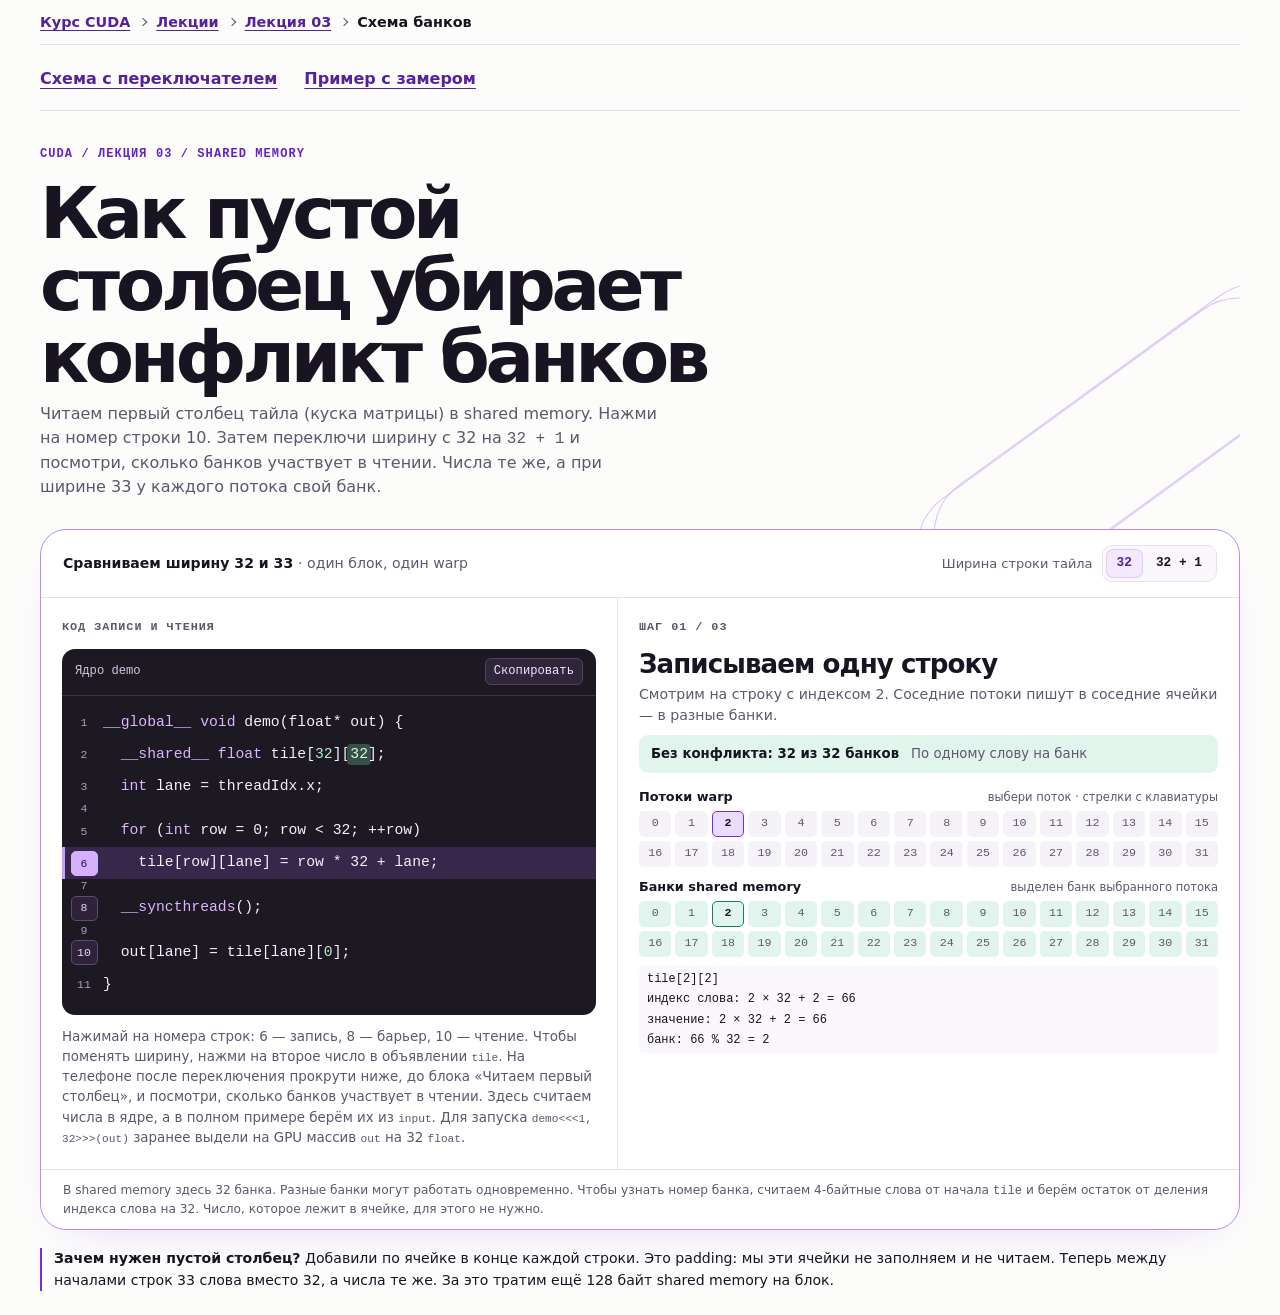
<file: docs/site/lectures/03-memory/bank-demo.html>
<!doctype html>
<html lang="ru">
<head>
  <meta charset="utf-8">
  <meta name="viewport" content="width=device-width, initial-scale=1">
  <title>Как пустой столбец убирает конфликт банков · CUDA / Лекция 03</title>
  <style>
    :root {
      color-scheme: light;
      --ink: #181421;
      --muted: #5f566d;
      --line: #e9e2ee;
      --violet: #792ce6;
      --violet-line: #ba8df6;
      --violet-wash: #f2e9ff;
      --green: #197e60;
      --green-wash: #e2f5ed;
      --mono: ui-monospace, 'Cascadia Code', Consolas, monospace;
      font: 16px/1.5 system-ui, sans-serif;
    }
    *, *::before, *::after { box-sizing: border-box; }
    body { margin: 0; background: #fcfcfb; color: var(--ink); }
    main { width: min(1200px, calc(100% - 64px)); margin: 0 auto; }
    button, input { font: inherit; }
    button { color: inherit; cursor: pointer; }
    :focus-visible { outline: 2px solid var(--violet); outline-offset: 3px; }
    code, kbd, samp { font-family: var(--mono); }
    .hero { position: relative; isolation: isolate; overflow: hidden; padding: 35px 0 30px; }
    .hero::before, .hero::after {
      position: absolute; content: ''; z-index: -1; pointer-events: none;
      inset: auto -92px 12px auto; width: 446px; height: 125px;
      border: 1px solid #dcc1fc; border-radius: 90px; transform: rotate(-36deg);
    }
    .hero::after { right: -109px; bottom: 26px; }
    .eyebrow { margin: 0; color: #6523c4; font: 700 .75rem/1.45 var(--mono); letter-spacing: .09em; text-transform: uppercase; }
    .hero h1 { margin: 14px 0 9px; max-width: 740px; font-size: clamp(2.2rem, 6vw, 4.5rem); line-height: 1; letter-spacing: -.06em; }
    .hero p:last-child { max-width: 61ch; margin: 0; color: var(--muted); }
    .listing {
      background: #fff; border: 1px solid var(--violet-line); border-radius: 26px;
      box-shadow: 0 16px 44px -36px #792ce677;
    }
    .listing-head {
      display: flex; align-items: center; justify-content: space-between; flex-wrap: wrap; gap: 12px 22px;
      padding: 15px 22px; border-bottom: 1px solid var(--line);
    }
    .listing-head p { margin: 0; font-size: .88rem; font-weight: 650; }
    .listing-head p span { font-weight: 400; color: var(--muted); }
    .width-control { display: flex; align-items: center; gap: 9px; }
    .width-control > span { font-size: .81rem; color: var(--muted); }
    .choices { display: flex; gap: 2px; padding: 3px; border-radius: 10px; border: 1px solid var(--line); background: #faf7fd; }
    .choices label { position: relative; }
    .choices input { position: absolute; opacity: 0; width: 100%; height: 100%; inset: 0; margin: 0; cursor: pointer; }
    .choices span {
      display: block; padding: 6px 11px; border-radius: 7px; font: 700 .8rem/1.3 var(--mono);
      transition: background-color .18s, color .18s;
    }
    .choices input:checked + span { background: var(--violet-wash); color: #53209b; box-shadow: 0 0 0 1px #e0cbfb inset; }
    .choices input:focus-visible + span { outline: 2px solid var(--violet); outline-offset: 2px; }
    .workbench { display: grid; grid-template-columns: minmax(0, 1fr) minmax(0, 1.08fr); }
    .editor, .model { min-width: 0; padding: 21px; }
    .model { border-left: 1px solid var(--line); }
    .panel-label { margin: 0 0 13px; color: var(--muted); font: 700 .74rem/1.4 var(--mono); letter-spacing: .08em; text-transform: uppercase; }
    .codebox { background: #1d1923; color: #f7f0ff; border-radius: 13px; overflow: hidden; }
    .codehead {
      display: flex; justify-content: space-between; gap: 8px; align-items: center;
      min-height: 47px; padding: 8px 13px; border-bottom: 1px solid #3d3447; color: #d4c6df;
      font: .76rem/1.3 var(--mono);
    }
    .copy { color: #f2e5ff; background: #30263b; border: 1px solid #51435d; border-radius: 6px; padding: 5px 8px; }
    .copy:hover { background: #423351; }
    .code-scroll { overflow-x: auto; padding: 11px 0 14px; }
    .code-line.code-gap { min-height: .8rem; }
    .source { min-width: max-content; }
    .code-line { display: grid; grid-template-columns: 38px 1fr; align-items: center; min-height: 32px; border-left: 3px solid transparent; padding-right: 12px; transition: background-color .18s, border-color .18s; }
    .code-line.is-active { background: #37274a; border-left-color: #cc9dff; }
    .code-line code { white-space: pre; font-size: clamp(.76rem, 1.15vw, .93rem); line-height: 1.9; user-select: text; }
    .gutter { color: #ad9db9; text-align: center; font: .72rem/1 var(--mono); }
    button.gutter { justify-self: center; width: 27px; height: 25px; padding: 0; border-radius: 5px; border: 1px solid #5e4b70; background: #2f233b; color: #ead6ff; }
    button.gutter:hover, button.gutter[aria-pressed="true"] { background: #d6afff; color: #28143a; border-color: #d6afff; }
    .codebox :focus-visible { outline-color: #e4c4ff; outline-offset: 2px; }
    .keyword { color: #dbb5ff; }
    .numeric { color: #b6edcb; }
    .inline-width {
      font: inherit; line-height: 1.3; color: #d9f8e4; padding: 1px 3px; margin: 0 -3px;
      background: #355044; border: 0; border-radius: 4px; user-select: text;
    }
    .inline-width:hover { background: #456958; }
    .editor-note { margin: 12px 0 0; color: var(--muted); font-size: .84rem; }
    .editor-note code { font-size: .83em; }
    .model h2 { margin: 0 0 5px; font-size: clamp(1.22rem, 2.2vw, 1.63rem); letter-spacing: -.035em; line-height: 1.15; }
    .phase-description { min-height: 3em; margin: 0 0 9px; color: var(--muted); font-size: .88rem; }
    .result {
      display: flex; gap: 8px 12px; align-items: center; flex-wrap: wrap;
      padding: 9px 12px; border-radius: 9px; background: #f3f0f5; font-size: .83rem;
      transition: background-color .2s;
    }
    .result[data-kind="conflict"] { background: var(--violet-wash); }
    .result[data-kind="clear"] { background: var(--green-wash); }
    .result strong { font-weight: 750; }
    .result span { color: var(--muted); }
    .mapping { margin: 14px 0 0; }
    .grid-label { display: flex; justify-content: space-between; align-items: baseline; gap: 8px; margin: 10px 0 5px; font-size: .8rem; }
    .grid-label span { color: var(--muted); font-size: .72rem; text-align: right; }
    .cells { display: grid; grid-template-columns: repeat(16, minmax(0, 1fr)); gap: 4px; }
    .cell {
      min-width: 0; min-height: 26px; padding: 0; display: grid; place-items: center;
      border: 1px solid transparent; border-radius: 5px; background: #f5f2f8;
      color: var(--muted); font: .73rem/1 var(--mono); font-variant-numeric: tabular-nums;
      transition: background-color .18s, border-color .18s, color .18s;
    }
    button.cell:not(:disabled):hover { background: var(--violet-wash); border-color: var(--violet-line); color: var(--ink); }
    .lane:disabled { cursor: default; opacity: .65; }
    .lane[aria-pressed="true"] { background: #eadbff; border-color: var(--violet); color: var(--ink); font-weight: 700; }
    .bank[data-load="many"] { background: var(--violet-wash); }
    .bank[data-load="one"] { background: var(--green-wash); }
    .bank[data-selected="true"] { border-color: var(--violet); color: var(--ink); font-weight: 750; }
    .bank[data-selected="true"][data-load="one"] { border-color: var(--green); }
    .address {
      display: flex; flex-wrap: wrap; align-items: center; gap: 4px 9px;
      min-height: 36px; padding: 6px 8px; margin: 8px 0 0; border-radius: 6px;
      background: #faf8fc; font: .75rem/1.35 var(--mono);
    }
    .address code { flex-basis: 100%; }
    .address span { color: var(--muted); }
    .address[hidden] { display: none; }
    .listing-foot {
      margin: 0; padding: 11px 22px; color: var(--muted); border-top: 1px solid var(--line);
      font-size: .76rem;
    }
    .takeaway { margin: 18px 0 26px; padding-left: 12px; border-left: 2px solid var(--violet); font-size: .88rem; }
    .sr-only { position: absolute; width: 1px; height: 1px; overflow: hidden; white-space: nowrap; clip-path: inset(50%); }
    @media (max-width: 1110px) { .cells { grid-template-columns: repeat(8, minmax(0, 1fr)); } }
    @media (max-width: 790px) {
      main { width: min(100% - 28px, 620px); }
      .hero { padding-top: 23px; }
      .hero::before, .hero::after { opacity: .52; }
      .workbench { grid-template-columns: minmax(0, 1fr); }
      .model { border-left: 0; border-top: 1px solid var(--line); }
      .listing-head, .editor, .model, .listing-foot { padding-left: 14px; padding-right: 14px; }
      .cells { gap: 4px; }
      .cell { min-height: 29px; }
      .phase-description { min-height: 0; }
    }
    @media (prefers-reduced-motion: reduce) { *, *::before, *::after { transition: none !important; } }
  </style>
  <link rel="stylesheet" href="lesson-nav.css">
  <link rel="stylesheet" href="../../assets/site.css">
</head>
<body>
  <main>
  <nav class="course-breadcrumbs" aria-label="Путь по курсу">
    <ol role="list">
      <li><a href="../../index.html">Курс CUDA</a></li>
      <li><a href="../index.html">Лекции</a></li>
      <li><a href="index.html">Лекция 03</a></li>
      <li><span aria-current="page">Схема банков</span></li>
    </ol>
  </nav>
  <nav class="lesson-topnav" aria-label="Разделы примера">
    <a href="#bank-demo">Схема с переключателем</a>
    <a href="06_bank_conflict.html">Пример с замером</a>
  </nav>
    <header class="hero">
      <p class="eyebrow">CUDA / Лекция 03 / Shared memory</p>
      <h1>Как пустой столбец убирает конфликт банков</h1>
      <p>Читаем первый столбец тайла (куска матрицы) в shared memory. Нажми на номер строки 10. Затем переключи ширину с 32 на <code>32 + 1</code> и посмотри, сколько банков участвует в чтении. Числа те же, а при ширине 33 у каждого потока свой банк.</p>
    </header>

    <section class="listing" id="bank-demo" aria-label="Интерактивный фрагмент: конфликт банков">
      <header class="listing-head">
        <p>Сравниваем ширину 32 и 33 <span>· один блок, один warp</span></p>
        <div class="width-control" role="group" aria-labelledby="width-label">
          <span id="width-label">Ширина строки тайла</span>
          <div class="choices">
            <label><input type="radio" name="width" value="32" checked><span>32</span></label>
            <label><input type="radio" name="width" value="33"><span>32 + 1</span></label>
          </div>
        </div>
      </header>
      <div class="workbench">
        <section class="editor" aria-labelledby="code-title">
          <h2 class="panel-label" id="code-title">Код записи и чтения</h2>
          <div class="codebox">
            <div class="codehead"><span>Ядро demo</span><button class="copy" type="button" id="copy">Скопировать</button></div>
            <div class="code-scroll">
              <div class="source" id="source">
                <div class="code-line"><span class="gutter" aria-hidden="true">1</span><code><span class="keyword">__global__ void</span> demo(float* out) {</code></div>
                <div class="code-line"><span class="gutter" aria-hidden="true">2</span><code>  <span class="keyword">__shared__ float</span> tile[<span class="numeric">32</span>][<button type="button" class="inline-width" title="Ширина строки 32. Переключи на 32 плюс 1" id="inline-width" aria-label="Ширина строки 32. Переключи на 32 плюс 1">32</button>];</code></div>
                <div class="code-line"><span class="gutter" aria-hidden="true">3</span><code>  <span class="keyword">int</span> lane = threadIdx.x;</code></div>
                <div class="code-line code-gap"><span class="gutter" aria-hidden="true">4</span><code></code></div>
                <div class="code-line"><span class="gutter" aria-hidden="true">5</span><code>  <span class="keyword">for</span> (<span class="keyword">int</span> row = 0; row &lt; 32; ++row)</code></div>
                <div class="code-line is-active" data-phase-line="write"><button type="button" class="gutter" data-phase="write" aria-label="Строка 6: пишем в строку тайла с индексом 2" aria-pressed="true">6</button><code>    tile[row][lane] = row * 32 + lane;</code></div>
                <div class="code-line code-gap"><span class="gutter" aria-hidden="true">7</span><code></code></div>
                <div class="code-line" data-phase-line="barrier"><button type="button" class="gutter" data-phase="barrier" aria-label="Строка 8: ждём, пока все потоки запишут тайл" aria-pressed="false">8</button><code>  <span class="keyword">__syncthreads</span>();</code></div>
                <div class="code-line code-gap"><span class="gutter" aria-hidden="true">9</span><code></code></div>
                <div class="code-line" data-phase-line="read"><button type="button" class="gutter" data-phase="read" aria-label="Строка 10: читаем первый столбец и пишем числа в out" aria-pressed="false">10</button><code>  out[lane] = tile[lane][<span class="numeric">0</span>];</code></div>
                <div class="code-line"><span class="gutter" aria-hidden="true">11</span><code>}</code></div>
              </div>
            </div>
          </div>
          <p class="editor-note">Нажимай на номера строк: 6 — запись, 8 — барьер, 10 — чтение. Чтобы поменять ширину, нажми на второе число в объявлении <code>tile</code>. На телефоне после переключения прокрути ниже, до блока «Читаем первый столбец», и посмотри, сколько банков участвует в чтении. Здесь считаем числа в ядре, а в полном примере берём их из <code>input</code>. Для запуска <code>demo&lt;&lt;&lt;1, 32&gt;&gt;&gt;(out)</code> заранее выдели на GPU массив <code>out</code> на 32 <code>float</code>.</p>
          <span id="copy-status" class="sr-only" role="status"></span>
        </section>
        <section class="model" aria-labelledby="phase-title">
          <p class="panel-label" id="phase-label">Шаг 01 / 03</p>
          <h2 id="phase-title">Записываем одну строку</h2>
          <p class="phase-description" id="phase-description">Смотрим на строку с индексом 2. Соседние потоки пишут в соседние ячейки — в разные банки.</p>
          <div class="result" data-kind="clear" id="result" role="status">
            <strong id="result-title">Без конфликта: 32 из 32 банков</strong><span id="result-detail">По одному слову на банк</span>
          </div>
          <div class="mapping" id="mapping">
            <div class="grid-label"><strong id="lanes-label">Потоки warp</strong><span id="lane-caption">выбери поток · стрелки с клавиатуры</span></div>
            <div class="cells" id="lanes" role="group" aria-labelledby="lanes-label"></div>
            <div class="grid-label"><strong id="banks-label">Банки shared memory</strong><span id="bank-caption">выделен банк выбранного потока</span></div>
            <div class="cells" id="banks" role="list" aria-labelledby="banks-label"></div>
          </div>
          <div class="address" id="address" role="status">
            <code id="element">tile[2][2]</code><code id="word">индекс слова: 2 × 32 + 2 = 66</code><code id="value">значение: 2 × 32 + 2 = 66</code><code id="bank">банк: 66 % 32 = 2</code>
          </div>
          <noscript><p>Для переключения шагов нужен JavaScript. Вот что получится на записи: поток 2 пишет число 66 в <code>tile[2][2]</code>. При ширине 32 это слово 66, при ширине 33 — слово 68. При чтении первого столбца берём слова 0, 32, 64… для ширины 32 и 0, 33, 66… для ширины 33.</p></noscript>
        </section>
      </div>
      <p class="listing-foot">В shared memory здесь 32 банка. Разные банки могут работать одновременно. Чтобы узнать номер банка, считаем 4-байтные слова от начала <code>tile</code> и берём остаток от деления индекса слова на 32. Число, которое лежит в ячейке, для этого не нужно.</p>
    </section>
    <p class="takeaway"><strong>Зачем нужен пустой столбец?</strong> Добавили по ячейке в конце каждой строки. Это padding: мы эти ячейки не заполняем и не читаем. Теперь между началами строк 33 слова вместо 32, а числа те же. За это тратим ещё 128 байт shared memory на блок.</p>
  </main>
  <script>
    'use strict';
    const get = id => document.getElementById(id);
    const phases = {
      write: {
        number: '01', title: 'Записываем одну строку',
        description: 'Смотрим на строку с индексом 2. Соседние потоки пишут в соседние ячейки — в разные банки.'
      },
      barrier: {
        number: '02', title: 'Ждём у барьера',
        description: 'У __syncthreads() ждём, пока сюда дойдут все потоки блока. После этого им видны записанные числа. На самом барьере тайл не читаем и не меняем.'
      },
      read: {
        number: '03', title: 'Читаем первый столбец',
        description: 'Поток lane берёт первое число из своей строки, tile[lane][0], и пишет его в out[lane]. При ширине 32 слова одного банка читаем по очереди. При ширине 33 у каждого потока свой банк.'
      }
    };
    let width = 32;
    let phase = 'write';
    let selected = 2;
    const laneGrid = get('lanes');
    const bankGrid = get('banks');
    const radios = [...document.querySelectorAll('input[name="width"]')];
    const phaseButtons = [...document.querySelectorAll('button[data-phase]')];
    const inlineWidth = get('inline-width');

    function accessFor(lane) {
      const row = phase === 'write' ? 2 : lane;
      const column = phase === 'write' ? lane : 0;
      const word = row * width + column;
      return { row, column, word, value: row * 32 + column, bank: word % 32 };
    }

    const lanes = [];
    const banks = [];
    for (let i = 0; i < 32; ++i) {
      const lane = document.createElement('button');
      lane.type = 'button';
      lane.className = 'cell lane';
      lane.textContent = i;
      lane.addEventListener('click', () => selectLane(i));
      lane.addEventListener('keydown', event => {
        const columns = getComputedStyle(laneGrid).gridTemplateColumns.split(' ').length;
        const next = { ArrowLeft: i - 1, ArrowRight: i + 1, ArrowUp: i - columns,
          ArrowDown: i + columns, Home: 0, End: 31 }[event.key];
        if (next === undefined) return;
        event.preventDefault();
        const target = Math.min(31, Math.max(0, next));
        selectLane(target);
        lanes[target].focus();
      });
      laneGrid.append(lane);
      lanes.push(lane);
      const bank = document.createElement('div');
      bank.className = 'cell bank';
      bank.setAttribute('role', 'listitem');
      bank.textContent = i;
      bankGrid.append(bank);
      banks.push(bank);
    }

    function selectLane(lane) {
      if (phase === 'barrier') return;
      selected = lane;
      renderMapping();
    }

    function renderMapping() {
      const active = phase !== 'barrier';
      const accesses = active ? lanes.map((_, i) => accessFor(i)) : [];
      const counts = Array(32).fill(0);
      for (const access of accesses) counts[access.bank]++;
      const target = accesses[selected];
      lanes.forEach((lane, i) => {
        lane.disabled = !active;
        lane.tabIndex = active && i === selected ? 0 : -1;
        lane.setAttribute('aria-pressed', String(active && i === selected));
        const detail = active ? `, индекс слова ${accesses[i].word}, значение ${accesses[i].value}, банк ${accesses[i].bank}` : ', ждёт у барьера';
        lane.setAttribute('aria-label', `Поток ${i}${detail}`);
        lane.title = lane.getAttribute('aria-label');
      });
      banks.forEach((bank, i) => {
        bank.dataset.load = counts[i] > 1 ? 'many' : counts[i] === 1 ? 'one' : 'idle';
        bank.dataset.selected = String(target?.bank === i);
        bank.title = `Банк ${i}: обращений к разным словам — ${counts[i]}`;
        bank.setAttribute('aria-label', bank.title);
      });
      const occupied = counts.filter(count => count > 0).length;
      const conflict = counts.some(count => count > 1);
      get('result').dataset.kind = !active ? 'idle' : conflict ? 'conflict' : 'clear';
      get('result-title').textContent = !active ? 'Не читаем и не пишем тайл' :
        `${conflict ? 'Конфликт' : 'Без конфликта'}: ${occupied} из 32 банков`;
      get('result-detail').textContent = !active ? 'Потоки ждут друг друга' :
        conflict ? 'Один банк читает 32 разных слова по очереди' : 'По одному слову на банк';
      get('bank-caption').textContent = active ? 'выделен банк выбранного потока' : 'к банкам не обращаемся';
      get('lane-caption').textContent = active ? 'выбери поток · стрелки с клавиатуры' : 'у барьера поток выбрать нельзя';
      get('address').hidden = !active;
      if (target) {
        get('element').textContent = `tile[${target.row}][${target.column}]`;
        get('word').textContent = `индекс слова: ${target.row} × ${width} + ${target.column} = ${target.word}`;
        get('value').textContent = `значение: ${target.row} × 32 + ${target.column} = ${target.value}`;
        get('bank').textContent = `банк: ${target.word} % 32 = ${target.bank}`;
      }
    }

    function setPhase(next) {
      phase = next;
      for (const button of phaseButtons) {
        const active = button.dataset.phase === phase;
        button.setAttribute('aria-pressed', String(active));
        button.closest('.code-line').classList.toggle('is-active', active);
      }
      get('phase-label').textContent = `Шаг ${phases[phase].number} / 03`;
      get('phase-title').textContent = phases[phase].title;
      get('phase-description').textContent = phases[phase].description;
      renderMapping();
    }

    function setWidth(next) {
      width = next;
      radios.forEach(radio => { radio.checked = Number(radio.value) === width; });
      inlineWidth.textContent = width === 32 ? '32' : '32 + 1';
      inlineWidth.setAttribute('aria-label', width === 32 ?
        'Ширина строки 32. Переключи на 32 плюс 1' : 'Ширина строки 33. Переключи на 32');
      inlineWidth.title = inlineWidth.getAttribute('aria-label');
      renderMapping();
      const address = get('address');
      address.getAnimations().forEach(animation => animation.cancel());
      if (phase !== 'barrier' && !matchMedia('(prefers-reduced-motion: reduce)').matches) {
        address.animate([{ opacity: .58 }, { opacity: 1 }], { duration: 180, easing: 'ease-out' });
      }
    }

    for (const radio of radios) radio.addEventListener('change', () => setWidth(Number(radio.value)));
    for (const button of phaseButtons) button.addEventListener('click', () => setPhase(button.dataset.phase));
    inlineWidth.addEventListener('click', () => setWidth(width === 32 ? 33 : 32));
    get('copy').addEventListener('click', async () => {
      const text = [...get('source').querySelectorAll('code')].map(line => line.textContent).join('\n') + '\n';
      let copied = false;
      try {
        await navigator.clipboard.writeText(text);
        copied = true;
      } catch {
        const fallback = document.createElement('textarea');
        fallback.value = text;
        fallback.className = 'sr-only';
        document.body.append(fallback);
        fallback.select();
        try {
          copied = document.execCommand('copy');
        } catch {
          copied = false;
        } finally {
          fallback.remove();
          get('copy').focus();
        }
      }
      get('copy-status').textContent = copied ? 'Код скопирован' : 'Не получилось скопировать. Выдели код и скопируй вручную';
      get('copy').textContent = copied ? 'Скопировано' : 'Скопируй вручную';
    });
    setPhase(phase);
  </script>
</body>
</html>
</file>
<file: docs/site/assets/site.css>
.course-page {
  margin: 0;
  color-scheme: light;
  background: #fcfcfb;
  color: #181420;
  font: 18px/1.6 system-ui, sans-serif;
}

.course-page main {
  width: min(960px, calc(100% - clamp(32px, 7vw, 96px)));
  margin: 0 auto;
  padding-bottom: 48px;
}

.course-page a,
.course-breadcrumbs a {
  color: #57209f;
  text-underline-offset: .19em;
}

.course-page a:focus-visible,
.course-breadcrumbs a:focus-visible {
  outline: 3px solid #792ce6;
  outline-offset: 3px;
}

.course-breadcrumbs {
  border-bottom: 1px solid #e8dfef;
  color: #574f63;
  font: 650 .9rem/1.4 system-ui, sans-serif;
}

.course-breadcrumbs ol {
  display: flex;
  flex-wrap: wrap;
  align-items: center;
  gap: 0 10px;
  margin: 0;
  padding: 4px 0;
  list-style: none;
}

.course-breadcrumbs li {
  display: flex;
  align-items: center;
  gap: 10px;
}

.course-breadcrumbs li + li::before {
  width: 6px;
  height: 6px;
  border-top: 1px solid;
  border-right: 1px solid;
  content: '';
  transform: rotate(45deg);
}

.course-breadcrumbs a,
.course-breadcrumbs [aria-current="page"] {
  display: inline-flex;
  align-items: center;
  min-height: 36px;
}

.course-breadcrumbs [aria-current="page"] { color: #181420; }
.course-hero { padding: clamp(28px, 6vw, 72px) 0 clamp(24px, 4vw, 40px); }
.course-page h1, .course-page h2, .course-page h3 { margin: 0; line-height: 1.2; }
.course-page h1 { font-size: clamp(2.4rem, 7vw, 4rem); letter-spacing: -.04em; }
.course-page h2 { font-size: 1.45rem; }
.course-page h3 { font-size: 1.28rem; }
.course-page p { margin: 8px 0 0; color: #574f63; }
.course-page .course-kicker { margin: 0 0 8px; color: #57209f; font-weight: 750; }
.course-page .course-lead { max-width: 59ch; margin-top: 12px; font-size: 1.13em; }

.course-grid {
  display: grid;
  grid-template-columns: repeat(auto-fit, minmax(min(100%, 290px), 1fr));
  gap: 16px;
}

.course-card {
  padding: clamp(16px, 3vw, 28px);
  border: 1px solid #c8a8ec;
  border-radius: 14px;
  background: #fff;
}

.course-list { display: grid; gap: 12px; margin: 12px 0 0; padding: 0; list-style: none; }
.course-section + .course-section { margin-top: 32px; }
</file>
<file: docs/site/lectures/03-memory/lesson.css>
:root {
  color-scheme: light;
  --page: #fcfcfb;
  --paper: #fff;
  --ink: #181420;
  --muted: #574f63;
  --line: #e8dfef;
  --purple: #792ce6;
  --purple-ink: #57209f;
  --purple-wash: #f3eaff;
  --code-bg: #201a29;
  --code-ink: #f5eefb;
  --code-muted: #c7b7d1;
  --mono: ui-monospace, 'Cascadia Code', Consolas, monospace;
  font: clamp(18px, 1.15vw + 6px, 20px)/1.62 system-ui, sans-serif;
}
*, *::before, *::after { box-sizing: border-box; }
body { margin: 0; background: var(--page); color: var(--ink); }
main { width: min(1480px, calc(100% - clamp(28px, 6vw, 96px))); margin: auto; }
a { color: var(--purple-ink); text-underline-offset: .16em; }
a:hover { text-decoration-thickness: .12em; }
button { font: inherit; cursor: pointer; }
:focus-visible { outline: 3px solid var(--purple); outline-offset: 4px; }
:target { scroll-margin-top: 24px; }
code { font: max(18px, .91em)/1.4 var(--mono); overflow-wrap: anywhere; }
h1, h2, h3 { margin: 0; line-height: 1.13; letter-spacing: -.035em; text-wrap: balance; }
p { margin: 0; }
.kicker { margin-bottom: 14px; color: var(--purple-ink); font: 750 .83rem/1.4 var(--mono); letter-spacing: .05em; }
.hero { position: relative; isolation: isolate; padding: clamp(28px, 3.5vw, 50px) 0 clamp(28px, 3vw, 42px); overflow: hidden; }
.hero::before, .hero::after {
  position: absolute; z-index: -1; pointer-events: none; content: '';
  width: 340px; height: 170px; border: 1px solid #d4aefa; border-radius: 120px;
  right: -152px; top: 45px; transform: rotate(-36deg);
}
.hero::after { right: -170px; top: 64px; }
h1 { max-width: 34ch; font-size: clamp(2.3rem, 5vw, 3.85rem); }
.lead { margin-top: 18px; max-width: 64ch; font-size: clamp(1rem, 1.3vw + 6px, 1.22rem); }
.flow { padding: clamp(16px, 3.2vw, 46px); border: 1px solid #b286ee; border-radius: clamp(14px, 2vw, 26px); background: var(--paper); }
.flow > h2, .listing-header h2 { font-size: clamp(1.8rem, 3.8vw, 2.9rem); }
.flow-intro { max-width: 72ch; margin-top: 12px; }
.timeline { display: grid; grid-template-columns: repeat(3, minmax(0, 1fr)); column-gap: clamp(14px, 2vw, 28px); list-style: none; padding: 0; margin: 18px 0 0; }
.timeline > li { position: relative; min-width: 0; border: 1px solid var(--line); border-radius: 12px; background: #fcfafc; }
.timeline > li + li::before { position: absolute; left: calc(-1 * clamp(14px, 2vw, 28px)); top: 19px; width: clamp(14px, 2vw, 28px); text-align: center; line-height: 1; content: '→' / ''; color: var(--muted); }
.timeline h3, .timeline h4 { margin: 0; padding: 12px 15px; border-bottom: 1px solid var(--line); font-size: 1rem; line-height: 1.3; text-wrap: pretty; overflow-wrap: anywhere; }
.timeline dl { margin: 0; padding: 6px 7px; }
.lane { display: grid; grid-template-columns: 3.25em minmax(0, 1fr); align-items: baseline; align-content: start; gap: 6px 10px; padding: 8px; border-left: 3px solid transparent; }
.lane dt { color: var(--muted); font-weight: 750; }
.lane dd { margin: 0; overflow-wrap: anywhere; }
.lane dd strong { color: var(--purple-ink); }
.lane.wait { border-left-color: var(--purple); border-radius: 5px; background: var(--purple-wash); }
.lane a { color: var(--purple-ink); }
.flow-note { margin-top: 24px; padding-top: 16px; border-top: 1px solid var(--line); color: var(--muted); }
.listing { margin-top: clamp(44px, 6vw, 88px); }
.listing-header { display: flex; justify-content: space-between; gap: 14px 28px; flex-wrap: wrap; align-items: end; padding-bottom: 24px; border-bottom: 1px solid var(--line); }
.actions { display: flex; align-items: center; gap: 10px; flex-wrap: wrap; }
.actions a, .actions button { padding: 7px 12px; min-height: 44px; border: 1px solid #c8a8ec; border-radius: 8px; color: var(--purple-ink); background: var(--paper); font-weight: 700; }
.actions a:hover, .actions button:hover { background: var(--purple-wash); }
.listing-grid { display: grid; grid-template-columns: minmax(0, 1fr) minmax(0, 2.75fr); gap: clamp(26px, 4vw, 64px); align-items: start; padding: 28px 0 clamp(30px, 4.5vw, 65px); border-bottom: 1px solid var(--line); }
.reading { position: sticky; top: 24px; max-width: 36ch; overflow-wrap: anywhere; }
.reading h3 { margin-bottom: 12px; font-size: clamp(1.35rem, 2.4vw, 1.85rem); }
.reading p + p { margin-top: 12px; }
.reading .back { display: inline-block; margin-top: 14px; }
.code-frame { min-width: 0; margin: 0; color: var(--code-ink); background: var(--code-bg); border-radius: 13px; }
.code-frame figcaption { padding: 11px 18px; border-bottom: 1px solid #4d4057; color: var(--code-muted); font: 700 .85rem/1.35 var(--mono); }
.code-frame pre { margin: 0; padding: 13px 0 17px; white-space: pre-wrap; }
.code-frame code { display: block; font: 400 18px/1.6 var(--mono); white-space: normal; tab-size: 4; }
.source-line { display: grid; grid-template-columns: 3.55ch minmax(0, 1fr); column-gap: 12px; padding: 0 clamp(8px, 2vw, 21px); border-left: 4px solid transparent; scroll-margin-top: 30vh; }
.source-line.key { border-color: #d3aaff; }
.source-line:target { background: #483260; border-color: #e4c4ff; }
.line-no { text-align: right; user-select: none; color: var(--code-muted); font-size: .8em; line-height: 2; white-space: nowrap; }
.src { white-space: pre-wrap; overflow-wrap: anywhere; user-select: text; }
.comment { color: var(--code-muted); }
.code-section .comment { color: #dfc4ff; font-weight: 650; }
.call { color: #c3ebd8; }
.run { max-width: 70ch; padding: clamp(28px, 4vw, 52px) 0; }
.run.cluster-practice { max-width: none; }
.run h2 { font-size: clamp(1.55rem, 2.7vw, 2.2rem); margin-bottom: 12px; }
.run pre { padding: 12px 16px; background: #f1ebf6; border-radius: 8px; white-space: pre-wrap; overflow-wrap: anywhere; }
.sr-only { position: absolute; width: 1px; height: 1px; overflow: hidden; white-space: nowrap; clip-path: inset(50%); }

.tradeoff { display: grid; grid-template-columns: repeat(2, minmax(0, 1fr)); gap: 12px 24px; margin: 20px 0 0; }
.tradeoff > div { min-width: 0; border-left: 3px solid var(--purple); padding: 4px 0 4px 12px; }
.tradeoff > div + div { border-left-color: var(--line); }
.tradeoff dt { font-weight: 760; }
.tradeoff dd { margin: 5px 0 0; }
.hint-how { margin-top: 6px; font: 400 .9rem/1.4 system-ui, sans-serif; }
.hint-how:not([hidden]) { display: block; }
button.line-no { width: 100%; min-height: 28px; padding: 0 .18rem; border: 1px solid transparent; border-radius: 4px; background: transparent; text-align: right; font-family: inherit; }
button.line-no:hover, button.line-no:focus-visible, button.line-no[aria-pressed="true"] { color: var(--code-ink); background: #4b355d; border-color: #9172ac; }
button.line-no:focus-visible { outline-color: #e2bfff; outline-offset: 1px; }
.source-line.hint-active { background: #392a47; border-color: #d3aaff; }
.line-tip { position: fixed; z-index: 10; width: min(390px, calc(100vw - 20px)); max-height: calc(100dvh - 20px); overflow: auto; padding: 10px 13px; border: 1px solid #ac85d8; border-radius: 8px; background: var(--paper); color: var(--ink); box-shadow: 0 8px 28px #201a2930; font-size: .95rem; line-height: 1.45; overflow-wrap: anywhere; }
.line-tip strong { color: var(--purple-ink); }
.line-tip dl { display: grid; grid-template-columns: max-content minmax(0, 1fr); gap: 6px 10px; margin: 7px 0 0; }
.line-tip dt { font-weight: 750; color: var(--purple-ink); }
.line-tip dd { margin: 0; }
.flow-figure { margin: 26px 0 0; padding: clamp(14px, 2.1vw, 26px); border: 1px solid var(--line); border-radius: 13px; background: #faf7fc; }
.flow-figure figcaption { margin-bottom: 14px; font-size: 1.08rem; font-weight: 750; }
.figure-note { margin-top: 14px; color: var(--muted); font-size: max(18px, .94rem); }
@media (max-width: 1050px) {
  .listing-grid { grid-template-columns: minmax(0, 1fr); }
  .reading { position: static; max-width: 68ch; }
  .lane { grid-template-columns: minmax(0, 1fr); gap: 3px; }
}
@media (max-width: 730px) {
  .tradeoff { grid-template-columns: minmax(0, 1fr); }
  .hero::before, .hero::after { opacity: .45; }
  .lane { grid-template-columns: 3.1em minmax(0, 1fr); }
  .source-line { grid-template-columns: 2.75ch minmax(0, 1fr); column-gap: 7px; }
  button.line-no { padding-inline: 0; }
}

/* Small diagrams and the lesson index share the same typography and spacing. */
.timeline:has(> li:nth-child(2):last-child) { grid-template-columns: repeat(2, minmax(0, 1fr)); }
.step-copy { padding: 12px 15px 15px; overflow-wrap: anywhere; }
.step-copy + .step-copy { padding-top: 0; }
.diagram-grid { display: grid; grid-template-columns: repeat(auto-fit, minmax(min(100%, 290px), 1fr)); gap: 14px; }
.diagram-panel { min-width: 0; padding: 13px; border: 1px solid var(--line); border-radius: 8px; background: var(--paper); overflow-wrap: anywhere; }
.diagram-panel > p + p, .diagram-panel > h3 + p, .diagram-panel > h4 + p { margin-top: 7px; }
.diagram-strip { display: flex; flex-wrap: wrap; gap: 5px; align-items: center; margin: 9px 0; }
.diagram-mark { min-width: 2.4em; max-width: 100%; padding: .18em .38em; border: 1px solid #a296ae; border-radius: 4px; background: var(--paper); font: max(18px, .9em)/1.4 var(--mono); text-align: center; overflow-wrap: anywhere; }
.diagram-mark.active { border-color: var(--purple); background: var(--purple-wash); font-weight: 750; }
.diagram-panel svg { max-width: 100%; height: auto; }
.diagram-panel table { border-collapse: collapse; max-width: 100%; font-size: max(18px, .9rem); }
.diagram-panel th, .diagram-panel td { border-bottom: 1px solid var(--line); padding: .2em .35em; text-align: left; overflow-wrap: anywhere; }
.lesson-unit + .lesson-unit { margin-top: 24px; padding-top: clamp(30px, 4vw, 54px); border-top: 1px solid var(--line); }
.lesson-unit > header { margin-bottom: 20px; }
.lesson-unit > header > h2 { font-size: clamp(1.8rem, 3.8vw, 2.9rem); }
.lesson-unit > header > p:last-child { margin-top: 10px; max-width: 64ch; }
.lesson-nav { margin: 25px 0 44px; }
.lesson-overview { padding: 0; margin: 0 0 32px; list-style: none; }
.lesson-overview li { padding: 15px 0; border-bottom: 1px solid var(--line); }
.lesson-overview li a { font-weight: 750; }
.lesson-overview li p { margin-top: 4px; color: var(--muted); }
@media (max-width: 900px) {
  .timeline, .timeline:has(> li:nth-child(2):last-child) { grid-template-columns: minmax(0, 1fr); row-gap: 17px; }
  .timeline > li + li::before { content: '↓' / ''; inset: -17px auto auto 16px; }
}
.lesson-unit > .flow > h3 { font-size: clamp(1.4rem, 3vw, 2.1rem); }

/* Keep the key beside the picture that it explains. */
.flow-figure > .diagram-panel + .diagram-panel, .flow-figure > .diagram-grid + .diagram-panel { margin-top: 14px; }
.flow-figure > .figure-intro { margin: -5px 0 14px; }
.diagram-panel > :last-child { margin-bottom: 0; }
</file>
<file: docs/site/lectures/03-memory/lesson-nav.css>
/* Real section links, also on pages with their own styles. */
.lesson-topnav {
  display: flex;
  flex-wrap: wrap;
  align-items: baseline;
  gap: 4px 9px;
  padding: 13px 0 10px;
  border-bottom: 1px solid #e8dfef;
  color: #574f63;
  font: 650 1rem/1.4 system-ui, sans-serif;
}
.lesson-topnav a {
  display: inline-flex;
  min-height: 42px;
  align-items: center;
  padding: 5px 9px;
  border-radius: 7px;
  color: #57209f;
  text-decoration: underline;
  text-underline-offset: .22em;
}
.lesson-topnav a:first-child { margin-left: -9px; }
.lesson-topnav a:hover { background: #f3eaff; }
.lesson-topnav a:focus-visible { outline: 3px solid #792ce6; outline-offset: 1px; }
.lesson-topnav [aria-current="page"] { color: #181420; padding: 5px 0; }
</file>
